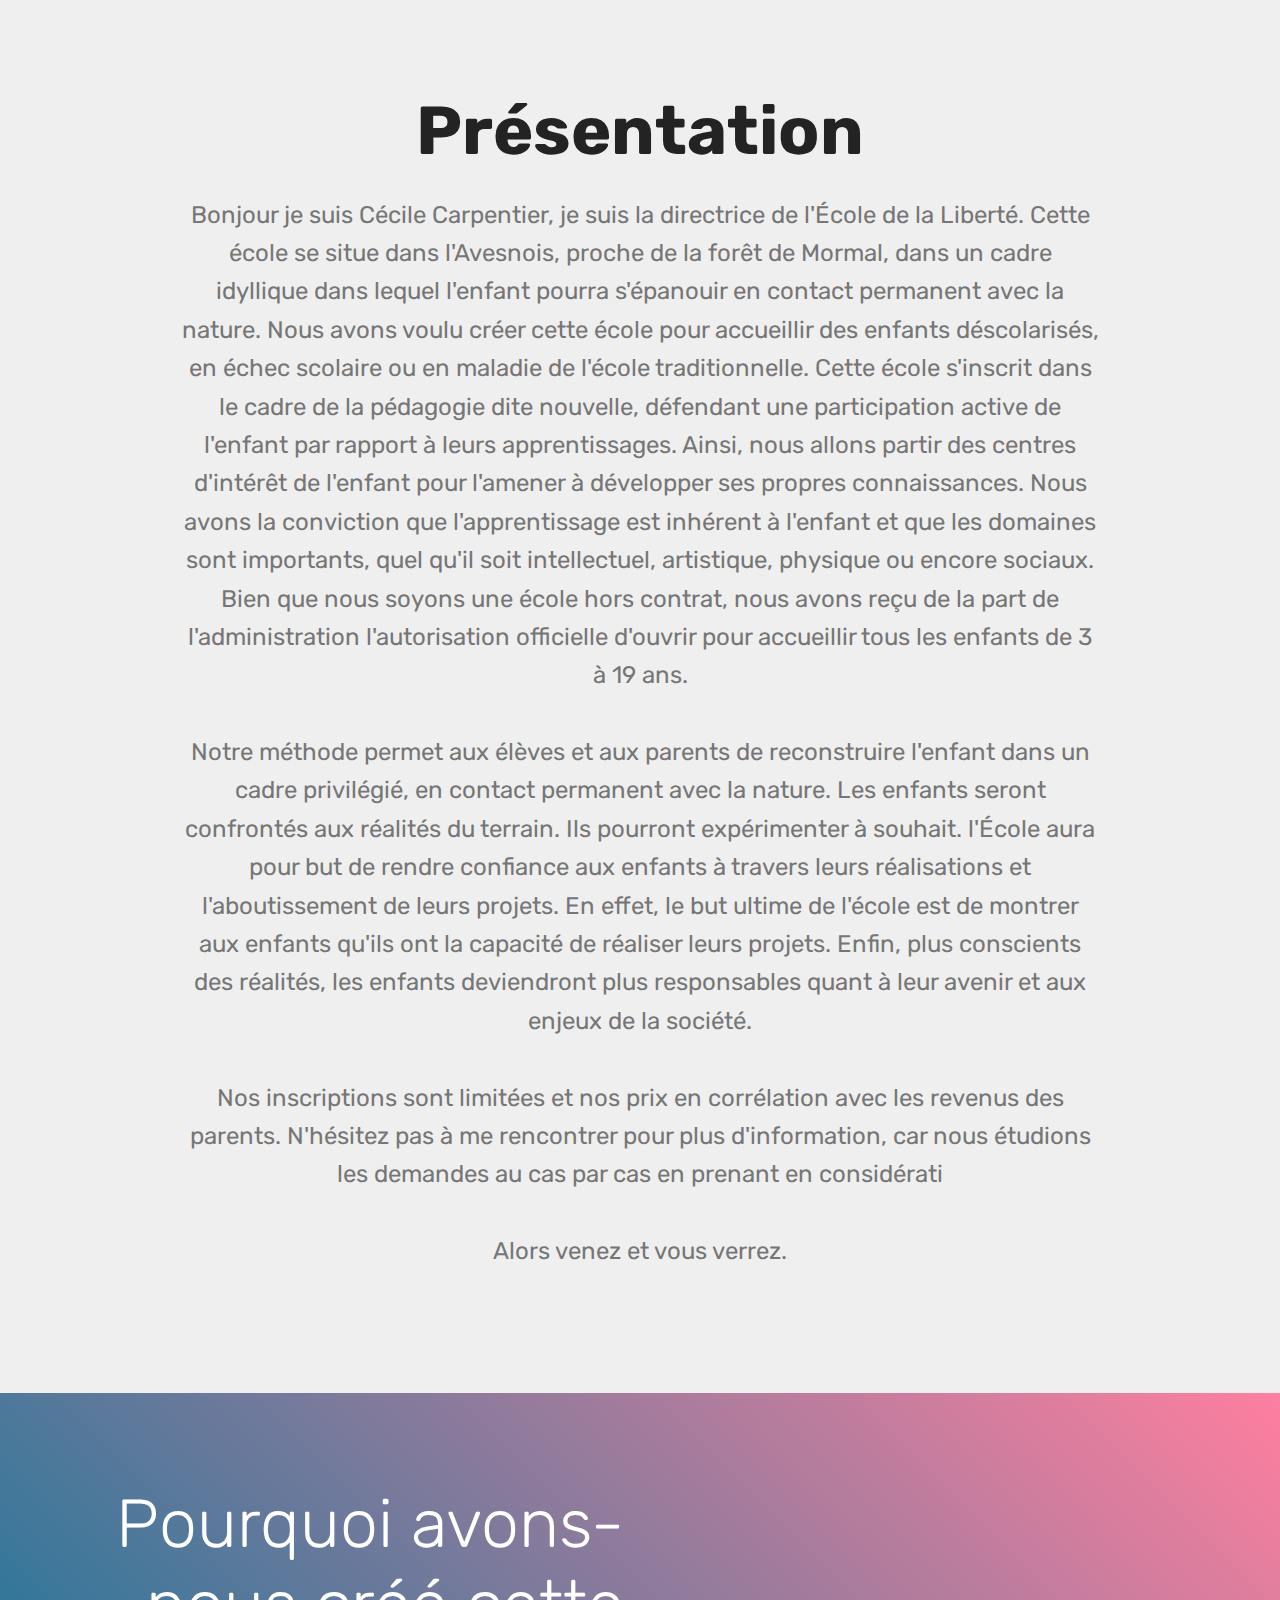
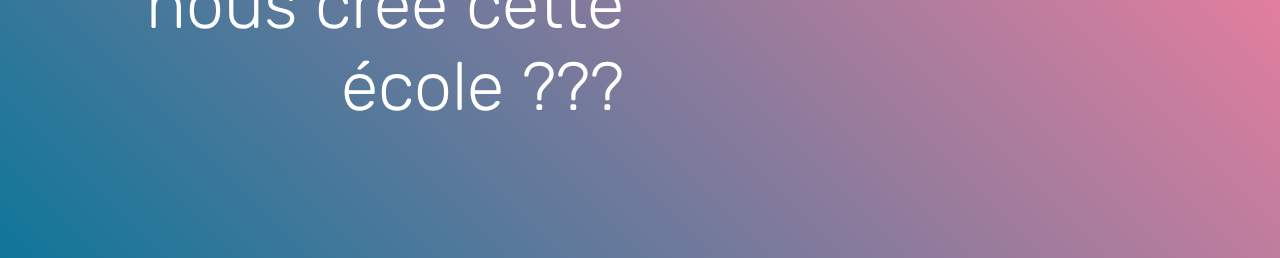
<file: mobi/index.html>
<!DOCTYPE html>
<html  >
<head>
  <!-- Site made with Mobirise Website Builder v4.12.3, https://mobirise.com -->
  <meta charset="UTF-8">
  <meta http-equiv="X-UA-Compatible" content="IE=edge">
  <meta name="generator" content="Mobirise v4.12.3, mobirise.com">
  <meta name="viewport" content="width=device-width, initial-scale=1, minimum-scale=1">
  <link rel="shortcut icon" href="assets/images/logo4.png" type="image/x-icon">
  <meta name="description" content="">
  
  
  <title>Home</title>
  <link rel="stylesheet" href="assets/bootstrap/css/bootstrap.min.css">
  <link rel="stylesheet" href="assets/bootstrap/css/bootstrap-grid.min.css">
  <link rel="stylesheet" href="assets/bootstrap/css/bootstrap-reboot.min.css">
  <link rel="stylesheet" href="assets/facebook-plugin/style.css">
  <link rel="stylesheet" href="assets/tether/tether.min.css">
  <link rel="stylesheet" href="assets/theme/css/style.css">
  <link rel="preload" as="style" href="assets/mobirise/css/mbr-additional.css"><link rel="stylesheet" href="assets/mobirise/css/mbr-additional.css" type="text/css">
  
  
  
</head>
<body>
  <section class="header1 cid-saKvHRomdv" id="header16-0">

    

    

    <div class="container">
        <div class="row justify-content-md-center">
            <div class="col-md-10 align-center">
                <h1 class="mbr-section-title mbr-bold pb-3 mbr-fonts-style display-1">
                    Présentation</h1>
                
                <p class="mbr-text pb-3 mbr-fonts-style display-5">Bonjour je suis Cécile Carpentier, je suis la directrice de l'École de la Liberté. Cette école se situe dans l'Avesnois, proche de la forêt de Mormal, dans un cadre idyllique dans lequel l'enfant pourra s'épanouir en contact permanent avec la nature. Nous avons voulu créer cette école pour accueillir des enfants déscolarisés, en échec scolaire ou en maladie de l'école traditionnelle. Cette école s'inscrit dans le cadre de la pédagogie dite nouvelle, défendant une participation active de l'enfant par rapport à leurs apprentissages. Ainsi, nous allons partir des centres d'intérêt de l'enfant pour l'amener à développer ses propres connaissances. Nous avons la conviction que l'apprentissage est inhérent à l'enfant et que les domaines sont importants, quel qu'il soit intellectuel, artistique, physique ou encore sociaux. Bien que nous soyons une école hors contrat, nous avons reçu de la part de l'administration l'autorisation officielle d'ouvrir pour accueillir tous les enfants de 3 à 19 ans.
<br>
<br>Notre méthode permet aux élèves et aux parents de reconstruire l'enfant dans un cadre privilégié, en contact permanent avec la nature. Les enfants seront confrontés aux réalités du terrain. Ils pourront expérimenter à souhait. l'École aura pour but de rendre confiance aux enfants à travers leurs réalisations et l'aboutissement de leurs projets. En effet, le but ultime de l'école est de montrer aux enfants qu'ils ont la capacité de réaliser leurs projets. Enfin, plus conscients des réalités, les enfants deviendront plus responsables quant à leur avenir et aux enjeux de la société.
<br>
<br>Nos inscriptions sont limitées et nos prix en corrélation avec les revenus des parents. N'hésitez pas à me rencontrer pour plus d'information, car nous étudions les demandes au cas par cas en prenant en considérati<br><br>Alors venez et vous verrez.<br></p>
                
            </div>
        </div>
    </div>

</section>

<section class="engine"><a href="https://mobirise.info/e">make your own website for free</a></section><section class="header7 cid-saKF0vp8uC" id="header7-3">

    

    

    <div class="container">
        <div class="media-container-row">

            <div class="media-content align-right">
                <h1 class="mbr-section-title mbr-white pb-3 mbr-fonts-style display-1">Pourquoi avons-nous créé cette école ???</h1>
                <div class="mbr-section-text mbr-white pb-3">
                    
                </div>
                
            </div>

            <div class="mbr-figure" style="width: 100%;"><iframe class="mbr-embedded-video" src="https://www.youtube.com/embed/84mHoLjBpvA?rel=0&amp;amp;showinfo=0&amp;autoplay=1&amp;loop=1&amp;playlist=84mHoLjBpvA" width="1280" height="720" frameborder="0" allowfullscreen></iframe></div>

        </div>
    </div>
</section>


  <script src="assets/web/assets/jquery/jquery.min.js"></script>
  <script src="assets/popper/popper.min.js"></script>
  <script src="assets/bootstrap/js/bootstrap.min.js"></script>
  <script src="https://connect.facebook.net/en_US/sdk.js#xfbml=1&version=v2.5"></script>
  <script src="https://apis.google.com/js/plusone.js"></script>
  <script src="assets/facebook-plugin/facebook-script.js"></script>
  <script src="assets/tether/tether.min.js"></script>
  <script src="assets/smoothscroll/smooth-scroll.js"></script>
  <script src="assets/theme/js/script.js"></script>
  
  
</body>
</html>
</file>
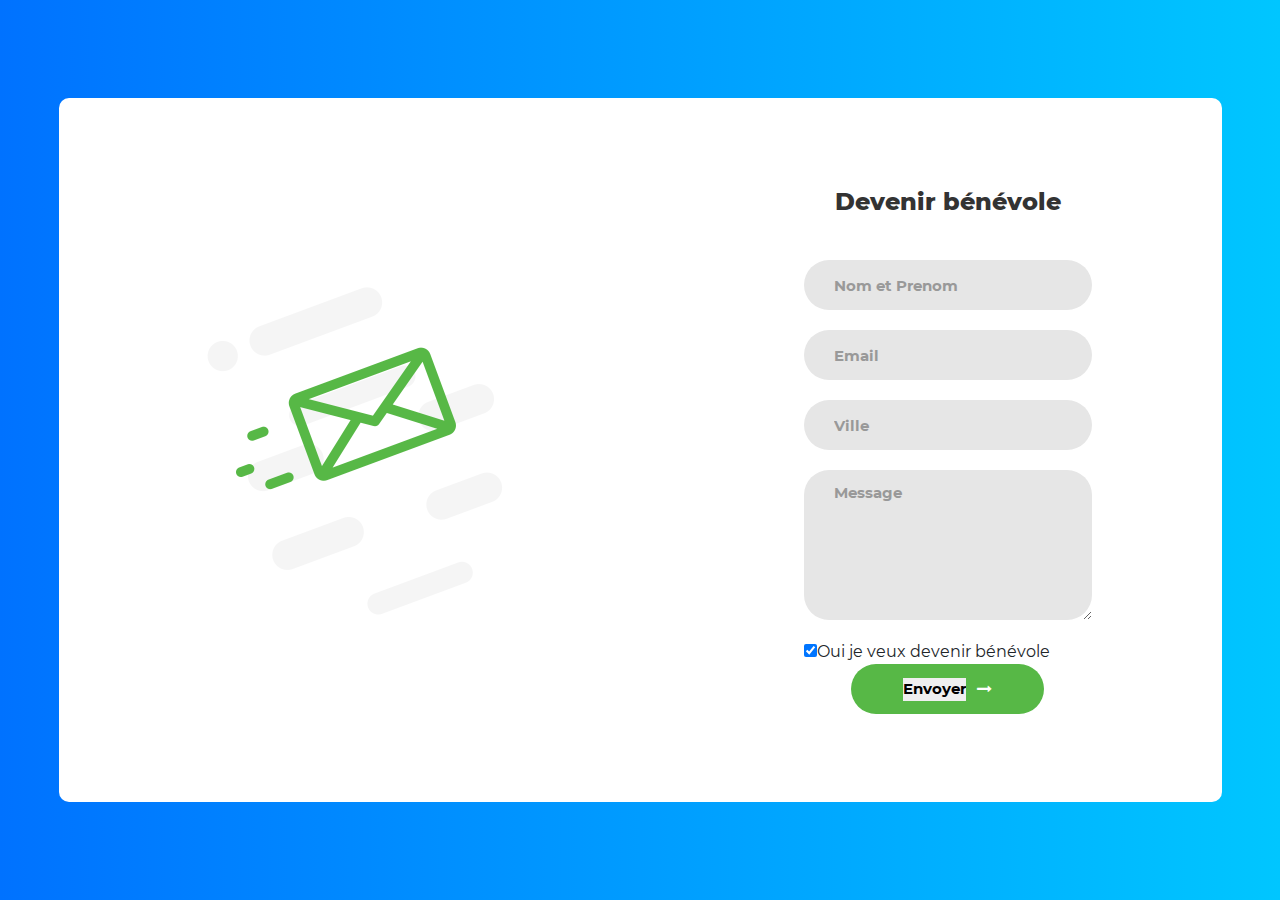
<file: formulaire/benevole/index.html>
<!DOCTYPE html>
<html lang="fr">
<head>
	<title>Bénévole</title>
	<meta charset="UTF-8">
	<meta name="viewport" content="width=device-width, initial-scale=1">
<!--===============================================================================================-->
	<link rel="icon" type="image/png" href="images/icons/favicon.ico"/>
<!--===============================================================================================-->
	<link rel="stylesheet" type="text/css" href="vendor/bootstrap/css/bootstrap.min.css">
<!--===============================================================================================-->
	<link rel="stylesheet" type="text/css" href="fonts/font-awesome-4.7.0/css/font-awesome.min.css">
<!--===============================================================================================-->
	<link rel="stylesheet" type="text/css" href="vendor/animate/animate.css">
<!--===============================================================================================-->
	<link rel="stylesheet" type="text/css" href="vendor/css-hamburgers/hamburgers.min.css">
<!--===============================================================================================-->
	<link rel="stylesheet" type="text/css" href="vendor/select2/select2.min.css">
<!--===============================================================================================-->
	<link rel="stylesheet" type="text/css" href="css/util.css">
	<link rel="stylesheet" type="text/css" href="css/main.css">
<!--===============================================================================================-->
</head>
<body>

	<div class="contact1">
		<div class="container-contact1">
			<div class="contact1-pic js-tilt" data-tilt>
				<img src="images/img-01.png" alt="IMG">
			</div>

			<FORM method="POST" action="mail.php">
				<span class="contact1-form-title">
					Devenir bénévole
				</span>

				<div class="wrap-input1 validate-input" data-validate = "Name is required">
					<input class="input1" type="text" name="name" placeholder="Nom et Prenom">
					<span class="shadow-input1"></span>
				</div>

				<div class="wrap-input1 validate-input" data-validate = "Entrer une vrai adresse mail">
					<input class="input1" type="text" name="email" placeholder="Email">
					<span class="shadow-input1"></span>
				</div>

				<div class="wrap-input1 validate-input" data-validate = "Subject is required">
					<input class="input1" type="text" name="ville" placeholder="Ville">
					<span class="shadow-input1"></span>
				</div>





				<div class="wrap-input1 validate-input" data-validate = "Message is required">
					<textarea class="input1" name="message" placeholder="Message"></textarea>
					<span class="shadow-input1"></span>
				</div>

				<INPUT type="checkbox" name="oui" value="Oui je veux devenir bénévole" checked>Oui je veux devenir bénévole


				<div class="container-contact1-form-btn">
					<button class="contact1-form-btn">
						<span>
							<INPUT type="submit" value="Envoyer">
							<i class="fa fa-long-arrow-right" aria-hidden="true"></i>
						</span>
					</button>
				</div>
			</form>
		</div>
	</div>




<!--===============================================================================================-->
	<script src="vendor/jquery/jquery-3.2.1.min.js"></script>
<!--===============================================================================================-->
	<script src="vendor/bootstrap/js/popper.js"></script>
	<script src="vendor/bootstrap/js/bootstrap.min.js"></script>
<!--===============================================================================================-->
	<script src="vendor/select2/select2.min.js"></script>
<!--===============================================================================================-->
	<script src="vendor/tilt/tilt.jquery.min.js"></script>
	<script >
		$('.js-tilt').tilt({
			scale: 1.1
		})
	</script>

<!-- Global site tag (gtag.js) - Google Analytics -->
<script async src="https://www.googletagmanager.com/gtag/js?id=UA-23581568-13"></script>
<script>
  window.dataLayer = window.dataLayer || [];
  function gtag(){dataLayer.push(arguments);}
  gtag('js', new Date());

  gtag('config', 'UA-23581568-13');
</script>

<!--===============================================================================================-->
	<script src="js/main.js"></script>

</body>
</html>
</file>
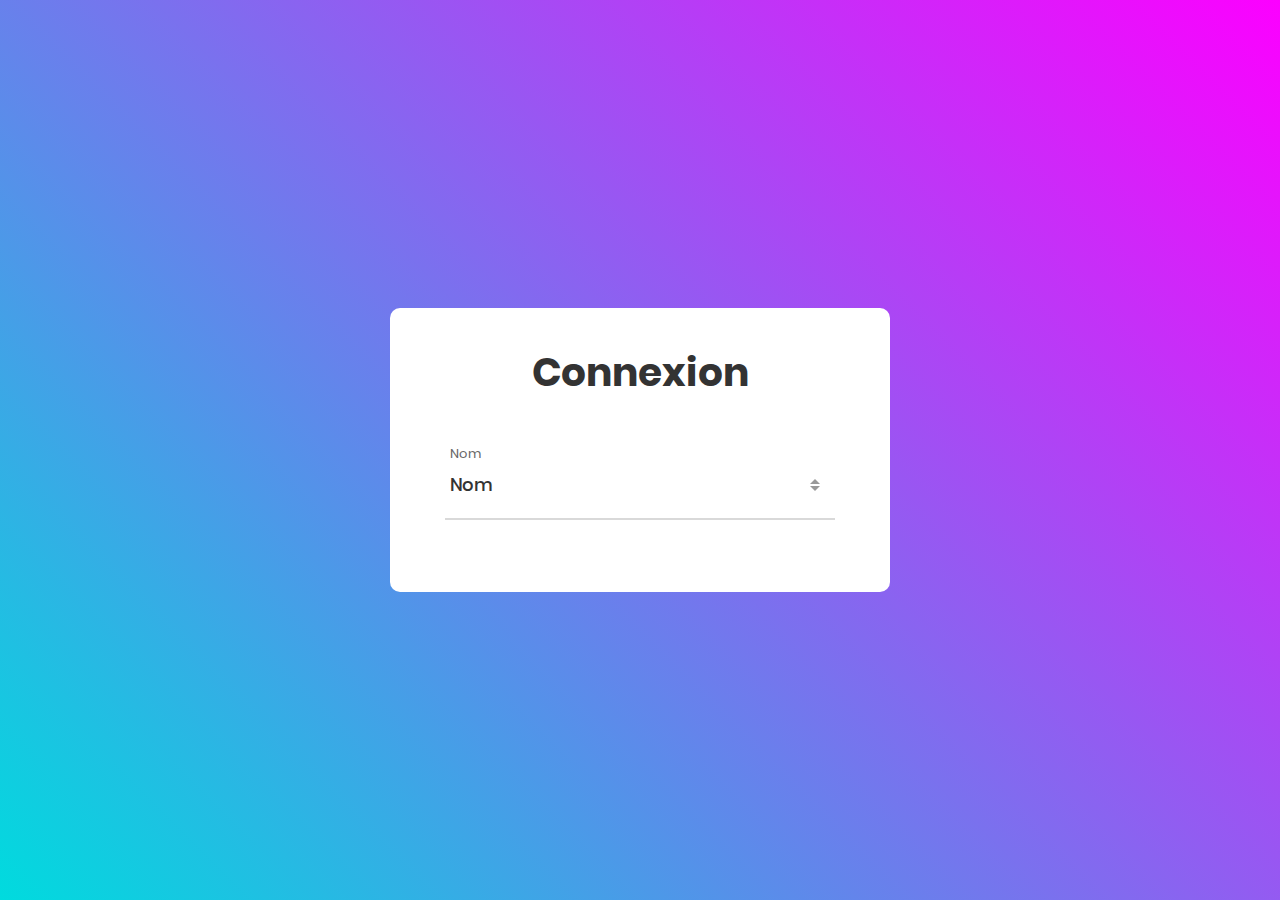
<file: formulaire/connexion/index.html>
<!DOCTYPE html>
<html lang="en">
<head>
	<title>Contact V4</title>
	<meta charset="UTF-8">
	<meta name="viewport" content="width=device-width, initial-scale=1">
<!--===============================================================================================-->
	<link rel="icon" type="image/png" href="images/icons/favicon.ico"/>
<!--===============================================================================================-->
	<link rel="stylesheet" type="text/css" href="vendor/bootstrap/css/bootstrap.min.css">
<!--===============================================================================================-->
	<link rel="stylesheet" type="text/css" href="fonts/font-awesome-4.7.0/css/font-awesome.min.css">
<!--===============================================================================================-->
	<link rel="stylesheet" type="text/css" href="vendor/animate/animate.css">
<!--===============================================================================================-->
	<link rel="stylesheet" type="text/css" href="vendor/css-hamburgers/hamburgers.min.css">
<!--===============================================================================================-->
	<link rel="stylesheet" type="text/css" href="vendor/animsition/css/animsition.min.css">
<!--===============================================================================================-->
	<link rel="stylesheet" type="text/css" href="vendor/select2/select2.min.css">
<!--===============================================================================================-->
	<link rel="stylesheet" type="text/css" href="vendor/daterangepicker/daterangepicker.css">
<!--===============================================================================================-->
	<link rel="stylesheet" type="text/css" href="css/util.css">
	<link rel="stylesheet" type="text/css" href="css/main.css">
<!--===============================================================================================-->
</head>
<body>


	<div class="container-contact100">
		<div class="wrap-contact100">
			<form class="contact100-form validate-form">
				<span class="contact100-form-title">
					Connexion
				</span>

				

				

				<div class="wrap-input100 input100-select">
					<span class="label-input100">Nom</span>
					<div>
						<select class="selection-2" name="service">
							<option>Nom</option>
							<option><a href="https://www.google.fr/?gws_rd=ssl">Pierric</a></option>
							
						</select>
					</div>
					<span class="focus-input100"></span>
				</div>

				

				
				</div>
			</form>
		</div>
	</div>



	<div id="dropDownSelect1"></div>

<!--===============================================================================================-->
	<script src="vendor/jquery/jquery-3.2.1.min.js"></script>
<!--===============================================================================================-->
	<script src="vendor/animsition/js/animsition.min.js"></script>
<!--===============================================================================================-->
	<script src="vendor/bootstrap/js/popper.js"></script>
	<script src="vendor/bootstrap/js/bootstrap.min.js"></script>
<!--===============================================================================================-->
	<script src="vendor/select2/select2.min.js"></script>
	<script>
		$(".selection-2").select2({
			minimumResultsForSearch: 20,
			dropdownParent: $('#dropDownSelect1')
		});
	</script>
<!--===============================================================================================-->
	<script src="vendor/daterangepicker/moment.min.js"></script>
	<script src="vendor/daterangepicker/daterangepicker.js"></script>
<!--===============================================================================================-->
	<script src="vendor/countdowntime/countdowntime.js"></script>
<!--===============================================================================================-->
	<script src="js/main.js"></script>

	<!-- Global site tag (gtag.js) - Google Analytics -->
<script async src="https://www.googletagmanager.com/gtag/js?id=UA-23581568-13"></script>
<script>
  window.dataLayer = window.dataLayer || [];
  function gtag(){dataLayer.push(arguments);}
  gtag('js', new Date());

  gtag('config', 'UA-23581568-13');
</script>

</body>
</html>
</file>
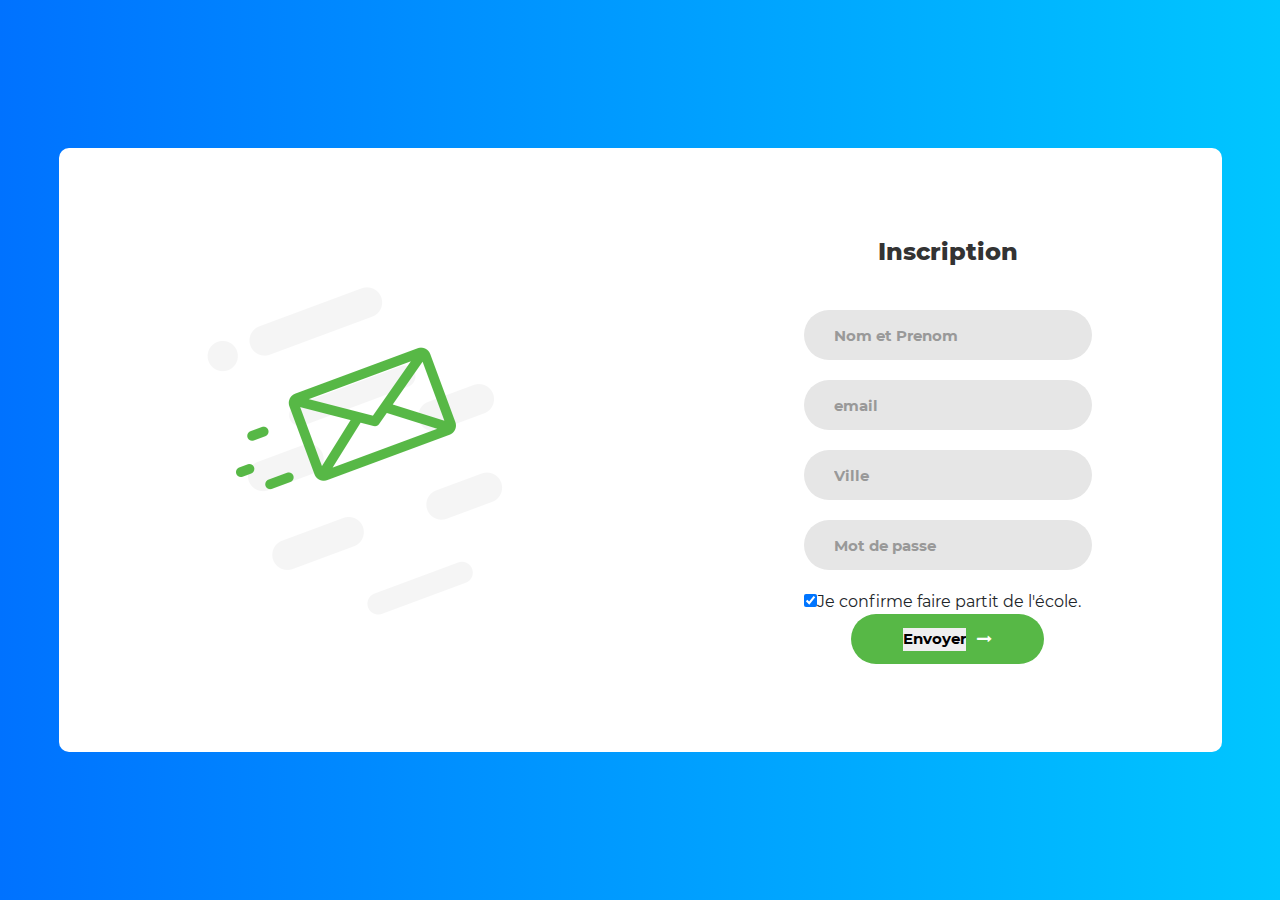
<file: formulaire/Inscription/index.html>
<!DOCTYPE html>
<html lang="fr">
<head>
	<title>Inscription</title>
	<meta charset="UTF-8">
	<meta name="viewport" content="width=device-width, initial-scale=1">
<!--===============================================================================================-->
	<link rel="icon" type="image/png" href="images/icons/favicon.ico"/>
<!--===============================================================================================-->
	<link rel="stylesheet" type="text/css" href="vendor/bootstrap/css/bootstrap.min.css">
<!--===============================================================================================-->
	<link rel="stylesheet" type="text/css" href="fonts/font-awesome-4.7.0/css/font-awesome.min.css">
<!--===============================================================================================-->
	<link rel="stylesheet" type="text/css" href="vendor/animate/animate.css">
<!--===============================================================================================-->
	<link rel="stylesheet" type="text/css" href="vendor/css-hamburgers/hamburgers.min.css">
<!--===============================================================================================-->
	<link rel="stylesheet" type="text/css" href="vendor/select2/select2.min.css">
<!--===============================================================================================-->
	<link rel="stylesheet" type="text/css" href="css/util.css">
	<link rel="stylesheet" type="text/css" href="css/main.css">
<!--===============================================================================================-->
</head>
<body>

	<div class="contact1">
		<div class="container-contact1">
			<div class="contact1-pic js-tilt" data-tilt>
				<img src="images/img-01.png" alt="IMG">
			</div>

			<FORM method="POST" action="mail.php">
				<span class="contact1-form-title">
					Inscription
				</span>

				<div class="wrap-input1 validate-input" data-validate = "Name is required">
					<input class="input1" type="text" name="name" placeholder="Nom et Prenom">
					<span class="shadow-input1"></span>
				</div>

				<div class="wrap-input1 validate-input" data-validate = "Name is required">
					<input class="input1" type="text" name="email" placeholder="email">
					<span class="shadow-input1"></span>
				</div>

				<div class="wrap-input1 validate-input" data-validate = "Subject is required">
					<input class="input1" type="text" name="ville" placeholder="Ville">
					<span class="shadow-input1"></span>
				</div>

				<div class="wrap-input1 validate-input" data-validate = "Subject is required">
					<input class="input1" type="text" name="motdepasse" placeholder="Mot de passe">
					<span class="shadow-input1"></span>
				</div>


				


				<INPUT type="checkbox" name="oui" value="Je confirme faire partit de l'école." checked>Je confirme faire partit de l'école.


				<div class="container-contact1-form-btn">
					<button class="contact1-form-btn">
						<span>
							<INPUT type="submit" value="Envoyer">
							<i class="fa fa-long-arrow-right" aria-hidden="true"></i>
						</span>
					</button>
				</div>
			</form>
		</div>
	</div>




<!--===============================================================================================-->
	<script src="vendor/jquery/jquery-3.2.1.min.js"></script>
<!--===============================================================================================-->
	<script src="vendor/bootstrap/js/popper.js"></script>
	<script src="vendor/bootstrap/js/bootstrap.min.js"></script>
<!--===============================================================================================-->
	<script src="vendor/select2/select2.min.js"></script>
<!--===============================================================================================-->
	<script src="vendor/tilt/tilt.jquery.min.js"></script>
	<script >
		$('.js-tilt').tilt({
			scale: 1.1
		})
	</script>

<!-- Global site tag (gtag.js) - Google Analytics -->
<script async src="https://www.googletagmanager.com/gtag/js?id=UA-23581568-13"></script>
<script>
  window.dataLayer = window.dataLayer || [];
  function gtag(){dataLayer.push(arguments);}
  gtag('js', new Date());

  gtag('config', 'UA-23581568-13');
</script>

<!--===============================================================================================-->
	<script src="js/main.js"></script>

</body>
</html>
</file>
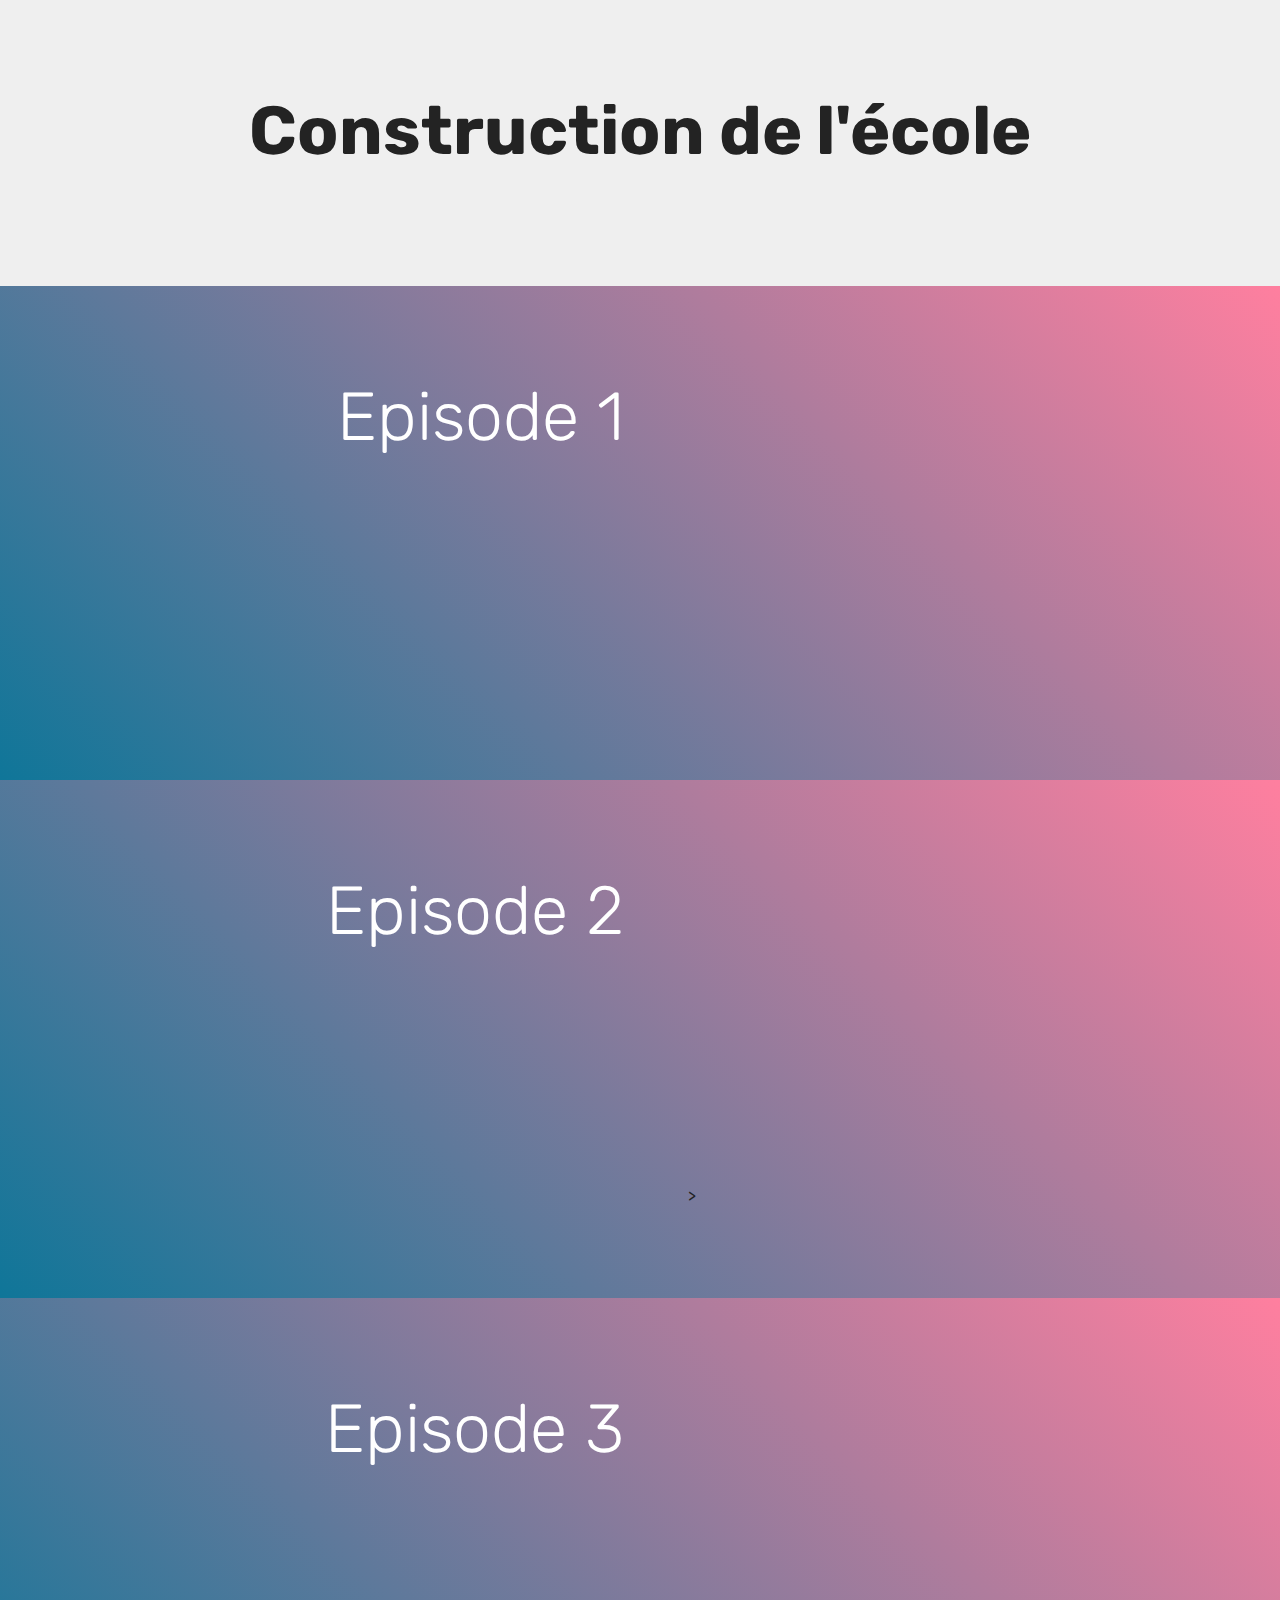
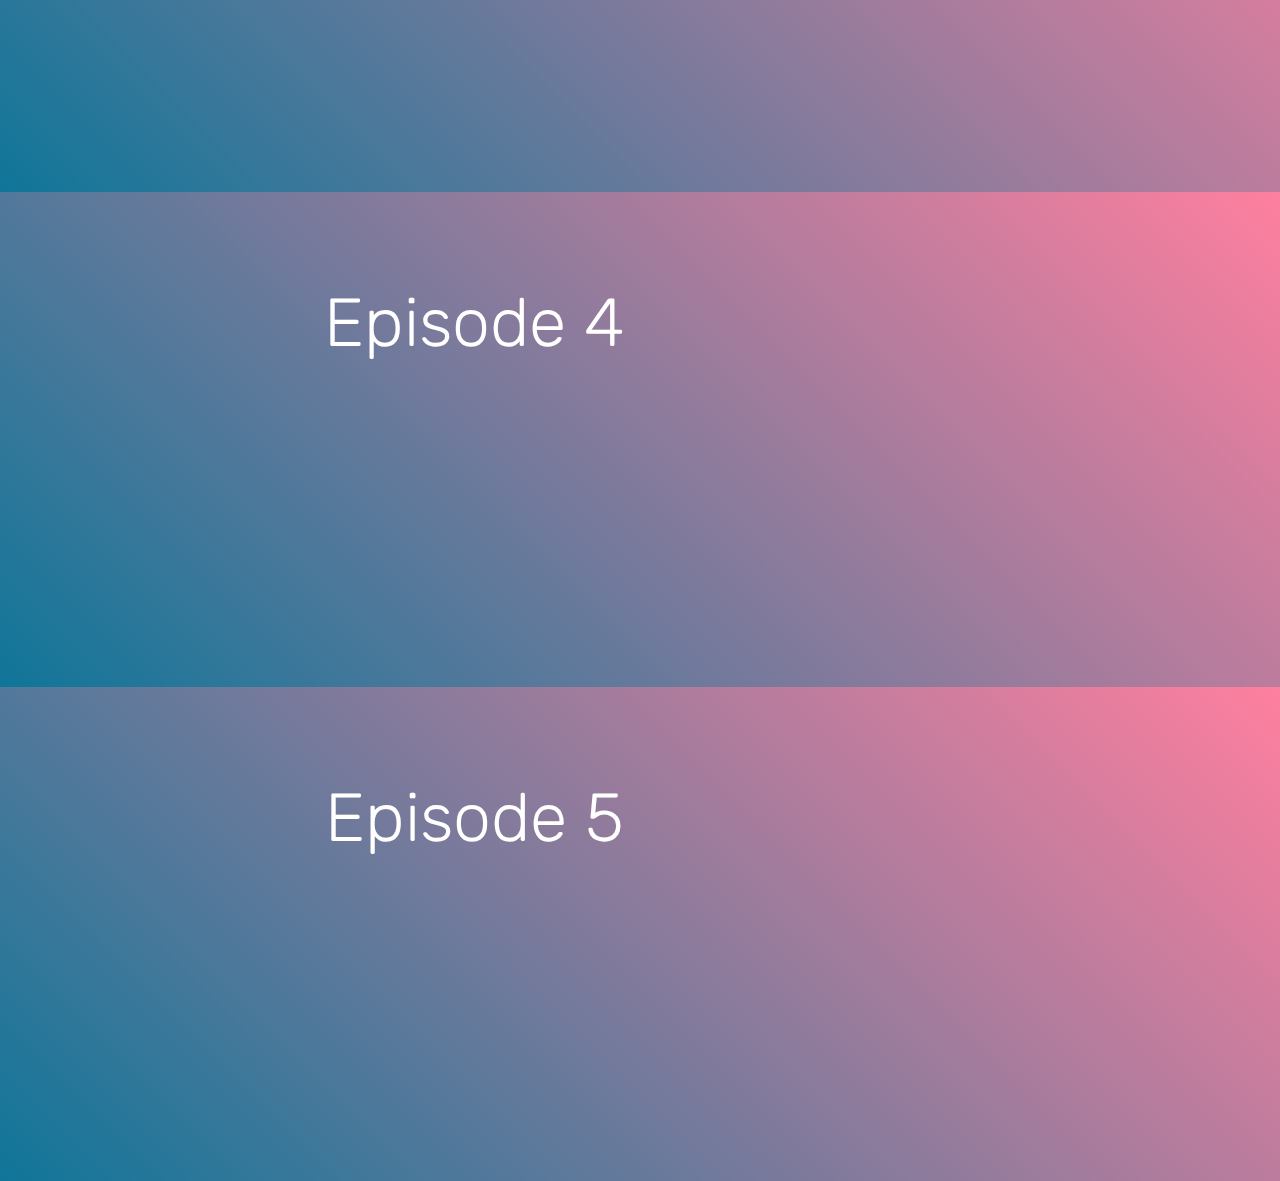
<file: mobi/Construction.html>
<!DOCTYPE html>
<html  >
<head>
  <!-- Site made with Mobirise Website Builder v4.12.3, https://mobirise.com -->
  <meta charset="UTF-8">
  <meta http-equiv="X-UA-Compatible" content="IE=edge">
  <meta name="generator" content="Mobirise v4.12.3, mobirise.com">
  <meta name="viewport" content="width=device-width, initial-scale=1, minimum-scale=1">
  <link rel="shortcut icon" href="assets/images/logo4.png" type="image/x-icon">
  <meta name="description" content="">
  
  
  <title>Construction</title>
  <link rel="stylesheet" href="assets/bootstrap/css/bootstrap.min.css">
  <link rel="stylesheet" href="assets/bootstrap/css/bootstrap-grid.min.css">
  <link rel="stylesheet" href="assets/bootstrap/css/bootstrap-reboot.min.css">
  <link rel="stylesheet" href="assets/facebook-plugin/style.css">
  <link rel="stylesheet" href="assets/tether/tether.min.css">
  <link rel="stylesheet" href="assets/theme/css/style.css">
  <link rel="preload" as="style" href="assets/mobirise/css/mbr-additional.css"><link rel="stylesheet" href="assets/mobirise/css/mbr-additional.css" type="text/css">
  
  
  
</head>
<body>
  <section class="header1 cid-saM7F3d8kl" id="header16-4">

    

    

    <div class="container">
        <div class="row justify-content-md-center">
            <div class="col-md-10 align-center">
                <h1 class="mbr-section-title mbr-bold pb-3 mbr-fonts-style display-1">
                    Construction de l'école</h1>
                
                
                
            </div>
        </div>
    </div>

</section>

<section class="engine"><a href="https://mobirise.info/i">website creation software</a></section><section class="header7 cid-saM7RUK2zY" id="header7-5">

    

    

    <div class="container">
        <div class="media-container-row">

            <div class="media-content align-right">
                <h1 class="mbr-section-title mbr-white pb-3 mbr-fonts-style display-1">
                    Episode 1</h1>
                <div class="mbr-section-text mbr-white pb-3">
                    
                </div>
                
            </div>

            <div class="mbr-figure" style="width: 100%;"><iframe src="https://www.facebook.com/plugins/video.php?height=314&href=https%3A%2F%2Fwww.facebook.com%2F540191576505920%2Fvideos%2F2960390654185100%2F&show_text=false&width=560" width="560" height="314" style="border:none;overflow:hidden" scrolling="no" frameborder="0" allowTransparency="true" allow="encrypted-media" allowFullScreen="true"></iframe></div>

        </div>
    </div>
</section>

<section class="header7 cid-saM7Z2QtrM" id="header7-6">

    

    

    <div class="container">
        <div class="media-container-row">

            <div class="media-content align-right">
                <h1 class="mbr-section-title mbr-white pb-3 mbr-fonts-style display-1">
                    Episode 2</h1>
                <div class="mbr-section-text mbr-white pb-3">
                    
                </div>
                
            </div>

            <div class="mbr-figure" style="width: 100%;"><iframe src="https://www.facebook.com/plugins/video.php?height=314&href=https%3A%2F%2Fwww.facebook.com%2F540191576505920%2Fvideos%2F414026702791099%2F&show_text=false&width=560" width="560" height="314" style="border:none;overflow:hidden" scrolling="no" frameborder="0" allowTransparency="true" allow="encrypted-media" allowFullScreen="true"></iframe>></div>

        </div>
    </div>
</section>

<section class="header7 cid-saM7ZLmxit" id="header7-7">

    

    

    <div class="container">
        <div class="media-container-row">

            <div class="media-content align-right">
                <h1 class="mbr-section-title mbr-white pb-3 mbr-fonts-style display-1">
                    Episode 3</h1>
                <div class="mbr-section-text mbr-white pb-3">
                    
                </div>
                
            </div>

            <div class="mbr-figure" style="width: 100%;"><iframe src="https://www.facebook.com/plugins/video.php?height=314&href=https%3A%2F%2Fwww.facebook.com%2F540191576505920%2Fvideos%2F490003208443945%2F&show_text=false&width=560" width="560" height="314" style="border:none;overflow:hidden" scrolling="no" frameborder="0" allowTransparency="true" allow="encrypted-media" allowFullScreen="true"></iframe></div>

        </div>
    </div>
</section>

<section class="header7 cid-saM80jEjLa" id="header7-8">

    

    

    <div class="container">
        <div class="media-container-row">

            <div class="media-content align-right">
                <h1 class="mbr-section-title mbr-white pb-3 mbr-fonts-style display-1">
                    Episode 4</h1>
                <div class="mbr-section-text mbr-white pb-3">
                    
                </div>
                
            </div>

            <div class="mbr-figure" style="width: 100%;"><iframe src="https://www.facebook.com/plugins/video.php?href=https%3A%2F%2Fwww.facebook.com%2Fcecile.carpentier.77%2Fvideos%2F10216287876684131%2F&show_text=0&width=560" width="560" height="315" style="border:none;overflow:hidden" scrolling="no" frameborder="0" allowTransparency="true" allowFullScreen="true"></iframe></div>

        </div>
    </div>
</section>

<section class="header7 cid-saM89NgtGf" id="header7-9">

    

    

    <div class="container">
        <div class="media-container-row">

            <div class="media-content align-right">
                <h1 class="mbr-section-title mbr-white pb-3 mbr-fonts-style display-1">
                    Episode 5</h1>
                <div class="mbr-section-text mbr-white pb-3">
                    
                </div>
                
            </div>

            <div class="mbr-figure" style="width: 100%;"><iframe src="https://www.facebook.com/plugins/video.php?height=314&href=https%3A%2F%2Fwww.facebook.com%2F540191576505920%2Fvideos%2F1033198316850441%2F&show_text=false&width=560" width="560" height="314" style="border:none;overflow:hidden" scrolling="no" frameborder="0" allowTransparency="true" allow="encrypted-media" allowFullScreen="true"></iframe></div>

        </div>
    </div>
</section>


  <script src="assets/web/assets/jquery/jquery.min.js"></script>
  <script src="assets/popper/popper.min.js"></script>
  <script src="assets/bootstrap/js/bootstrap.min.js"></script>
  <script src="https://connect.facebook.net/en_US/sdk.js#xfbml=1&version=v2.5"></script>
  <script src="https://apis.google.com/js/plusone.js"></script>
  <script src="assets/facebook-plugin/facebook-script.js"></script>
  <script src="assets/tether/tether.min.js"></script>
  <script src="assets/smoothscroll/smooth-scroll.js"></script>
  <script src="assets/theme/js/script.js"></script>
  
  
</body>
</html>
</file>
<file: mobi/assets/facebook-plugin/style.css>
.mbr-section.mbr-section__comments{
    position: relative;
}
.mbr-section__comments{
    background-size: cover;
}
.addons-container {
  position: relative;
  margin-left: auto;
  margin-right: auto;
  padding-right: 15px;
  padding-left: 15px; }
  @media (min-width: 576px) {
    .addons-container {
      padding-right: 15px;
      padding-left: 15px; } }
  @media (min-width: 768px) {
    .addons-container {
      padding-right: 15px;
      padding-left: 15px; } }
  @media (min-width: 992px) {
    .addons-container {
      padding-right: 15px;
      padding-left: 15px; } }
  @media (min-width: 1200px) {
    .addons-container {
      padding-right: 15px;
      padding-left: 15px; } }
  @media (min-width: 576px) {
    .addons-container {
      width: 540px;
      max-width: 100%; } }
  @media (min-width: 768px) {
    .addons-container {
      width: 720px;
      max-width: 100%; } }
  @media (min-width: 992px) {
    .addons-container {
      width: 960px;
      max-width: 100%; } }
  @media (min-width: 1200px) {
    .addons-container {
      width: 1140px;
      max-width: 100%; } }

.addons-container-inner{
    position: relative;
    width: 100%;
    min-height: 1px;
    padding-right: 15px;
    padding-left: 15px;
}
@media (min-width: 567px) {
    .addons-container-inner{
        -ms-flex: 0 0 66.666667%;
        flex: 0 0 66.666667%;
        max-width: 66.666667%;
    }
}
.addons-row{
    display: flex;
    justify-content:center;
}
</file>
<file: mobi/assets/theme/css/style.css>
@charset "UTF-8";
/*!
 * Mobirise v4 theme (https://mobirise.com/)
 * Copyright 2017 Mobirise
 */
section {
  background-color: #eeeeee;
}

body {
  font-style: normal;
  line-height: 1.5;
}

section,
.container,
.container-fluid {
  position: relative;
  word-wrap: break-word;
}

a.mbr-iconfont:hover {
  text-decoration: none;
}

.article .lead p,
.article .lead ul,
.article .lead ol,
.article .lead pre,
.article .lead blockquote {
  margin-bottom: 0;
}

ul,
ol,
pre,
blockquote {
  margin-bottom: 2.3125rem;
}

pre {
  background: #f4f4f4;
  padding: 10px 24px;
  white-space: pre-wrap;
}

.inactive {
  -webkit-user-select: none;
  -moz-user-select: none;
  -ms-user-select: none;
  user-select: none;
  pointer-events: none;
  -webkit-user-drag: none;
  user-drag: none;
}

.mbr-section__comments .row {
  justify-content: center;
  -webkit-justify-content: center;
}

a {
  font-style: normal;
  font-weight: 400;
  cursor: pointer;
}
a, a:hover {
  text-decoration: none;
}

figure {
  margin-bottom: 0;
}

body {
  color: #232323;
}

h1,
h2,
h3,
h4,
h5,
h6,
.h1,
.h2,
.h3,
.h4,
.h5,
.h6,
.display-1,
.display-2,
.display-3,
.display-4 {
  line-height: 1;
  word-break: break-word;
  word-wrap: break-word;
}

.mbr-section-title {
  font-style: normal;
  line-height: 1.2;
}

.mbr-section-subtitle {
  line-height: 1.3;
}

.mbr-text {
  font-style: normal;
  line-height: 1.6;
}

b,
strong {
  font-weight: bold;
}

blockquote {
  padding: 10px 0 10px 20px;
  position: relative;
  border-left: 2px solid;
  border-color: #ff3366;
}

input:-webkit-autofill, input:-webkit-autofill:hover, input:-webkit-autofill:focus, input:-webkit-autofill:active {
  transition-delay: 9999s;
  transition-property: background-color, color;
}

textarea[type=hidden] {
  display: none;
}

body {
  position: relative;
}

section {
  background-position: 50% 50%;
  background-repeat: no-repeat;
  background-size: cover;
}
section .mbr-background-video,
section .mbr-background-video-preview {
  position: absolute;
  bottom: 0;
  left: 0;
  right: 0;
  top: 0;
}

.hidden {
  visibility: hidden;
}

.mbr-z-index20 {
  z-index: 20;
}

/*! Base colors */
.mbr-white {
  color: #ffffff;
}

.mbr-black {
  color: #000000;
}

.mbr-bg-white {
  background-color: #ffffff;
}

.mbr-bg-black {
  background-color: #000000;
}

/*! Text-aligns */
.align-left {
  text-align: left;
}

.align-center {
  text-align: center;
}

.align-right {
  text-align: right;
}

@media (max-width: 767px) {
  .align-left,
.align-center,
.align-right,
.mbr-section-btn,
.mbr-section-title {
    text-align: center;
  }
}
/*! Font-weight  */
.mbr-light {
  font-weight: 300;
}

.mbr-regular {
  font-weight: 400;
}

.mbr-semibold {
  font-weight: 500;
}

.mbr-bold {
  font-weight: 700;
}

/*! Media  */
.media-size-item {
  -webkit-flex: 1 1 auto;
  -moz-flex: 1 1 auto;
  -ms-flex: 1 1 auto;
  -o-flex: 1 1 auto;
  flex: 1 1 auto;
}

.media-content {
  -webkit-flex-basis: 100%;
  flex-basis: 100%;
}

.media-container-row {
  display: -ms-flexbox;
  display: -webkit-flex;
  display: flex;
  -webkit-flex-direction: row;
  -ms-flex-direction: row;
  flex-direction: row;
  -webkit-flex-wrap: wrap;
  -ms-flex-wrap: wrap;
  flex-wrap: wrap;
  -webkit-justify-content: center;
  -ms-flex-pack: center;
  justify-content: center;
  -webkit-align-content: center;
  -ms-flex-line-pack: center;
  align-content: center;
  -webkit-align-items: start;
  -ms-flex-align: start;
  align-items: start;
}
.media-container-row .media-size-item {
  width: 400px;
}

.media-container-column {
  display: -ms-flexbox;
  display: -webkit-flex;
  display: flex;
  -webkit-flex-direction: column;
  -ms-flex-direction: column;
  flex-direction: column;
  -webkit-flex-wrap: wrap;
  -ms-flex-wrap: wrap;
  flex-wrap: wrap;
  -webkit-justify-content: center;
  -ms-flex-pack: center;
  justify-content: center;
  -webkit-align-content: center;
  -ms-flex-line-pack: center;
  align-content: center;
  -webkit-align-items: stretch;
  -ms-flex-align: stretch;
  align-items: stretch;
}
.media-container-column > * {
  width: 100%;
}

@media (min-width: 992px) {
  .media-container-row {
    -webkit-flex-wrap: nowrap;
    -ms-flex-wrap: nowrap;
    flex-wrap: nowrap;
  }
}
figure {
  overflow: hidden;
}

figure[mbr-media-size] {
  transition: width 0.1s;
}

.mbr-figure img,
.mbr-figure iframe {
  display: block;
  width: 100%;
}

.card {
  background-color: transparent;
  border: none;
}

.card-box {
  width: 100%;
}

.card-img {
  text-align: center;
  flex-shrink: 0;
  -webkit-flex-shrink: 0;
}

.media {
  max-width: 100%;
  margin: 0 auto;
}

.mbr-figure {
  -ms-flex-item-align: center;
  -ms-grid-row-align: center;
  -webkit-align-self: center;
  align-self: center;
}

.media-container > div {
  max-width: 100%;
}

.mbr-figure img,
.card-img img {
  width: 100%;
}

@media (max-width: 991px) {
  .media-size-item {
    width: auto !important;
  }

  .media {
    width: auto;
  }

  .mbr-figure {
    width: 100% !important;
  }
}
/*! Buttons */
.btn {
  font-weight: 500;
  border-width: 2px;
  font-style: normal;
  letter-spacing: 1px;
  margin: 0.4rem 0.8rem;
  white-space: normal;
  -webkit-transition: all 0.3s ease-in-out;
  -moz-transition: all 0.3s ease-in-out;
  transition: all 0.3s ease-in-out;
  display: inline-flex;
  align-items: center;
  justify-content: center;
  word-break: break-word;
  -webkit-align-items: center;
  -webkit-justify-content: center;
  display: -webkit-inline-flex;
}

.btn-sm {
  font-weight: 500;
  letter-spacing: 1px;
  -webkit-transition: all 0.3s ease-in-out;
  -moz-transition: all 0.3s ease-in-out;
  transition: all 0.3s ease-in-out;
}

.btn-md {
  font-weight: 500;
  letter-spacing: 1px;
  margin: 0.4rem 0.8rem !important;
  -webkit-transition: all 0.3s ease-in-out;
  -moz-transition: all 0.3s ease-in-out;
  transition: all 0.3s ease-in-out;
}

.btn-lg {
  font-weight: 500;
  letter-spacing: 1px;
  margin: 0.4rem 0.8rem !important;
  -webkit-transition: all 0.3s ease-in-out;
  -moz-transition: all 0.3s ease-in-out;
  transition: all 0.3s ease-in-out;
}

.mbr-section-btn {
  margin-left: -0.25rem;
  margin-right: -0.25rem;
  font-size: 0;
}

nav .mbr-section-btn {
  margin-left: 0rem;
  margin-right: 0rem;
}

.btn-form {
  border-radius: 0;
}
.btn-form:hover {
  cursor: pointer;
}

/*! Btn icon margin */
.btn .mbr-iconfont,
.btn.btn-sm .mbr-iconfont {
  cursor: pointer;
  margin-right: 0.5rem;
}

.btn.btn-md .mbr-iconfont,
.btn.btn-md .mbr-iconfont {
  margin-right: 0.8rem;
}

.mbr-regular {
  font-weight: 400;
}

.mbr-semibold {
  font-weight: 500;
}

.mbr-bold {
  font-weight: 700;
}

[type=submit] {
  -webkit-appearance: none;
}

/*! Full-screen */
.mbr-fullscreen .mbr-overlay {
  min-height: 100vh;
}

.mbr-fullscreen {
  display: flex;
  display: -webkit-flex;
  display: -moz-flex;
  display: -ms-flex;
  display: -o-flex;
  align-items: center;
  -webkit-align-items: center;
  min-height: 100vh;
  padding-top: 3rem;
  padding-bottom: 3rem;
}

/*! Map */
.map {
  height: 25rem;
  position: relative;
}
.map iframe {
  width: 100%;
  height: 100%;
}

.mbr-overlay {
  background-color: #000;
  bottom: 0;
  left: 0;
  opacity: 0.5;
  position: absolute;
  right: 0;
  top: 0;
  z-index: 0;
  pointer-events: none;
}

/* Form */
blockquote {
  font-style: italic;
  padding: 10px 0 10px 20px;
  font-size: 1.09rem;
  position: relative;
  border-width: 3px;
}

.form-control {
  background-color: #f5f5f5;
  box-shadow: none;
  color: #565656;
  line-height: 1.43;
  min-height: 3.5em;
  padding: 1.07em 0.5em;
}
.form-control, .form-control:focus {
  border: 1px solid #e8e8e8;
}
.form-active .form-control:invalid {
  border-color: red;
}

.form-control-label {
  position: relative;
  cursor: pointer;
  margin-bottom: 0.357em;
  padding: 0;
}

.alert {
  color: #ffffff;
  border-radius: 0;
  border: 0;
  font-size: 0.875rem;
  line-height: 1.5;
  margin-bottom: 1.875rem;
  padding: 1.25rem;
  position: relative;
}
.alert.alert-form::after {
  background-color: inherit;
  bottom: -7px;
  content: "";
  display: block;
  height: 14px;
  left: 50%;
  margin-left: -7px;
  position: absolute;
  transform: rotate(45deg);
  width: 14px;
  -webkit-transform: rotate(45deg);
}

.form-asterisk {
  font-family: initial;
  position: absolute;
  top: -2px;
  font-weight: normal;
}

/*! Scroll to top arrow */
#scrollToTop a i:before {
  content: "";
  position: absolute;
  height: 40%;
  top: 25%;
  background: #fff;
  width: 2px;
  left: calc(50% - 1px);
}
#scrollToTop a i:after {
  content: "";
  position: absolute;
  display: block;
  border-top: 2px solid #fff;
  border-right: 2px solid #fff;
  width: 40%;
  height: 40%;
  left: 30%;
  bottom: 30%;
  transform: rotate(135deg);
  -webkit-transform: rotate(135deg);
}

.mbr-arrow-up {
  bottom: 25px;
  right: 90px;
  position: fixed;
  text-align: right;
  z-index: 5000;
  color: #ffffff;
  font-size: 32px;
  transform: rotate(180deg);
  -webkit-transform: rotate(180deg);
}

.mbr-arrow-up a {
  background: rgba(0, 0, 0, 0.2);
  border-radius: 3px;
  color: #fff;
  display: inline-block;
  height: 60px;
  width: 60px;
  outline-style: none !important;
  position: relative;
  text-decoration: none;
  transition: all 0.3s ease-in-out;
  cursor: pointer;
  text-align: center;
}
.mbr-arrow-up a:hover {
  background-color: rgba(0, 0, 0, 0.4);
}
.mbr-arrow-up a i {
  line-height: 60px;
}

.mbr-arrow-up-icon {
  display: block;
  color: #fff;
}

.mbr-arrow-up-icon::before {
  content: "›";
  display: inline-block;
  font-family: serif;
  font-size: 32px;
  line-height: 1;
  font-style: normal;
  position: relative;
  top: 6px;
  left: -4px;
  -webkit-transform: rotate(-90deg);
  transform: rotate(-90deg);
}

/*! Arrow Down */
.mbr-arrow {
  position: absolute;
  bottom: 45px;
  left: 50%;
  width: 60px;
  height: 60px;
  cursor: pointer;
  background-color: rgba(80, 80, 80, 0.5);
  border-radius: 50%;
  -webkit-transform: translateX(-50%);
  transform: translateX(-50%);
}
.mbr-arrow > a {
  display: inline-block;
  text-decoration: none;
  outline-style: none;
  -webkit-animation: arrowdown 1.7s ease-in-out infinite;
  animation: arrowdown 1.7s ease-in-out infinite;
}
.mbr-arrow > a > i {
  position: absolute;
  top: -2px;
  left: 15px;
  font-size: 2rem;
}

@keyframes arrowdown {
  0% {
    transform: translateY(0px);
    -webkit-transform: translateY(0px);
  }
  50% {
    transform: translateY(-5px);
    -webkit-transform: translateY(-5px);
  }
  100% {
    transform: translateY(0px);
    -webkit-transform: translateY(0px);
  }
}
@-webkit-keyframes arrowdown {
  0% {
    transform: translateY(0px);
    -webkit-transform: translateY(0px);
  }
  50% {
    transform: translateY(-5px);
    -webkit-transform: translateY(-5px);
  }
  100% {
    transform: translateY(0px);
    -webkit-transform: translateY(0px);
  }
}
@media (max-width: 500px) {
  .mbr-arrow-up {
    left: 50%;
    right: auto;
    transform: translateX(-50%) rotate(180deg);
    -webkit-transform: translateX(-50%) rotate(180deg);
  }
}
/*Gradients animation*/
@keyframes gradient-animation {
  from {
    background-position: 0% 100%;
    animation-timing-function: ease-in-out;
  }
  to {
    background-position: 100% 0%;
    animation-timing-function: ease-in-out;
  }
}
@-webkit-keyframes gradient-animation {
  from {
    background-position: 0% 100%;
    animation-timing-function: ease-in-out;
  }
  to {
    background-position: 100% 0%;
    animation-timing-function: ease-in-out;
  }
}
.bg-gradient {
  background-size: 200% 200%;
  animation: gradient-animation 5s infinite alternate;
  -webkit-animation: gradient-animation 5s infinite alternate;
}

.menu .navbar-brand {
  display: -webkit-flex;
}
.menu .navbar-brand span {
  display: flex;
  display: -webkit-flex;
}
.menu .navbar-brand .navbar-caption-wrap {
  display: -webkit-flex;
}
.menu .navbar-brand .navbar-logo img {
  display: -webkit-flex;
}
@media (min-width: 768px) and (max-width: 1023px) {
  .menu .navbar-toggleable-sm .navbar-nav {
    display: -webkit-box;
    display: -webkit-flex;
    display: -ms-flexbox;
  }
}
@media (max-width: 1023px) {
  .menu .navbar-collapse {
    max-height: 93.5vh;
  }
  .menu .navbar-collapse.show {
    overflow: auto;
  }
}
@media (min-width: 1024px) {
  .menu .navbar-nav.nav-dropdown {
    display: -webkit-flex;
  }
  .menu .navbar-toggleable-sm .navbar-collapse {
    display: -webkit-flex !important;
  }
  .menu .collapsed .navbar-collapse {
    max-height: 93.5vh;
  }
  .menu .collapsed .navbar-collapse.show {
    overflow: auto;
  }
}
@media (max-width: 767px) {
  .menu .navbar-collapse {
    max-height: 80vh;
  }
}

/* Others*/
.note-check a[data-value=Rubik] {
  font-style: normal;
}

.mbr-arrow a {
  color: #ffffff;
}

@media (max-width: 767px) {
  .mbr-arrow {
    display: none;
  }
}
.navbar {
  display: -webkit-flex;
  -webkit-flex-wrap: wrap;
  -webkit-align-items: center;
  -webkit-justify-content: space-between;
}

.navbar-collapse {
  -webkit-flex-basis: 100%;
  -webkit-flex-grow: 1;
  -webkit-align-items: center;
}

.nav-dropdown .link {
  padding: 0.667em 1.667em !important;
  margin: 0 !important;
}

.nav {
  display: -webkit-flex;
  -webkit-flex-wrap: wrap;
}

.row {
  display: -webkit-flex;
  -webkit-flex-wrap: wrap;
}

.justify-content-center {
  -webkit-justify-content: center;
}

.form-inline {
  display: -webkit-flex;
  -webkit-flex-flow: row wrap;
  -webkit-align-items: center;
}

.card-wrapper {
  -webkit-flex: 1;
}

.carousel-control {
  z-index: 10;
  display: -webkit-flex;
  -webkit-align-items: center;
  -webkit-justify-content: center;
}

.carousel-controls {
  display: -webkit-flex;
}

.media {
  display: -webkit-flex;
}

.form-group:focus {
  outline: none;
}

.jq-selectbox__select {
  padding: 1.07em 0.5em;
  position: absolute;
  top: 0;
  left: 0;
  width: 100%;
}

.jq-selectbox__dropdown {
  position: absolute;
  top: 100%;
  left: 0 !important;
  width: 100% !important;
}

.jq-selectbox__trigger-arrow {
  transform: translateY(-50%);
}

.jq-selectbox li {
  padding: 1.07em 0.5em;
}

input[type=range] {
  padding-left: 0 !important;
  padding-right: 0 !important;
}

.modal-dialog,
.modal-content {
  height: 100%;
}

.modal-dialog .carousel-inner {
  height: calc(100vh - 1.75rem);
}
@media (max-width: 575px) {
  .modal-dialog .carousel-inner {
    height: calc(100vh - 1rem);
  }
}

.carousel-item {
  text-align: center;
}

.carousel-item img {
  margin: auto;
}

.navbar-toggler {
  -webkit-align-self: flex-start;
  -ms-flex-item-align: start;
  align-self: flex-start;
  padding: 0.25rem 0.75rem;
  font-size: 1.25rem;
  line-height: 1;
  background: transparent;
  border: 1px solid transparent;
  -webkit-border-radius: 0.25rem;
  border-radius: 0.25rem;
}

.navbar-toggler:focus,
.navbar-toggler:hover {
  text-decoration: none;
}

.navbar-toggler-icon {
  display: inline-block;
  width: 1.5em;
  height: 1.5em;
  vertical-align: middle;
  content: "";
  background: no-repeat center center;
  -webkit-background-size: 100% 100%;
  -o-background-size: 100% 100%;
  background-size: 100% 100%;
}

.navbar-toggler-left {
  position: absolute;
  left: 1rem;
}

.navbar-toggler-right {
  position: absolute;
  right: 1rem;
}

@media (max-width: 575px) {
  .navbar-toggleable .navbar-nav .dropdown-menu {
    position: static;
    float: none;
  }

  .navbar-toggleable > .container {
    padding-right: 0;
    padding-left: 0;
  }
}
@media (min-width: 576px) {
  .navbar-toggleable {
    -webkit-box-orient: horizontal;
    -webkit-box-direction: normal;
    -webkit-flex-direction: row;
    -ms-flex-direction: row;
    flex-direction: row;
    -webkit-flex-wrap: nowrap;
    -ms-flex-wrap: nowrap;
    flex-wrap: nowrap;
    -webkit-box-align: center;
    -webkit-align-items: center;
    -ms-flex-align: center;
    align-items: center;
  }

  .navbar-toggleable .navbar-nav {
    -webkit-box-orient: horizontal;
    -webkit-box-direction: normal;
    -webkit-flex-direction: row;
    -ms-flex-direction: row;
    flex-direction: row;
  }

  .navbar-toggleable .navbar-nav .nav-link {
    padding-right: 0.5rem;
    padding-left: 0.5rem;
  }

  .navbar-toggleable > .container {
    display: -webkit-box;
    display: -webkit-flex;
    display: -ms-flexbox;
    display: flex;
    -webkit-flex-wrap: nowrap;
    -ms-flex-wrap: nowrap;
    flex-wrap: nowrap;
    -webkit-box-align: center;
    -webkit-align-items: center;
    -ms-flex-align: center;
    align-items: center;
  }

  .navbar-toggleable .navbar-collapse {
    display: -webkit-box !important;
    display: -webkit-flex !important;
    display: -ms-flexbox !important;
    display: flex !important;
    width: 100%;
  }

  .navbar-toggleable .navbar-toggler {
    display: none;
  }
}
@media (max-width: 767px) {
  .navbar-toggleable-sm .navbar-nav .dropdown-menu {
    position: static;
    float: none;
  }

  .navbar-toggleable-sm > .container {
    padding-right: 0;
    padding-left: 0;
  }
}
@media (min-width: 768px) {
  .navbar-toggleable-sm {
    -webkit-box-orient: horizontal;
    -webkit-box-direction: normal;
    -webkit-flex-direction: row;
    -ms-flex-direction: row;
    flex-direction: row;
    -webkit-flex-wrap: nowrap;
    -ms-flex-wrap: nowrap;
    flex-wrap: nowrap;
    -webkit-box-align: center;
    -webkit-align-items: center;
    -ms-flex-align: center;
    align-items: center;
  }

  .navbar-toggleable-sm .navbar-nav {
    -webkit-box-orient: horizontal;
    -webkit-box-direction: normal;
    -webkit-flex-direction: row;
    -ms-flex-direction: row;
    flex-direction: row;
  }

  .navbar-toggleable-sm .navbar-nav .nav-link {
    padding-right: 0.5rem;
    padding-left: 0.5rem;
  }

  .navbar-toggleable-sm > .container {
    display: -webkit-box;
    display: -webkit-flex;
    display: -ms-flexbox;
    display: flex;
    -webkit-flex-wrap: nowrap;
    -ms-flex-wrap: nowrap;
    flex-wrap: nowrap;
    -webkit-box-align: center;
    -webkit-align-items: center;
    -ms-flex-align: center;
    align-items: center;
  }

  .navbar-toggleable-sm .navbar-collapse {
    display: none;
    width: 100%;
  }

  .navbar-toggleable-sm .navbar-toggler {
    display: none;
  }
}
@media (max-width: 1023px) {
  .navbar-toggleable-md .navbar-nav .dropdown-menu {
    position: static;
    float: none;
  }

  .navbar-toggleable-md > .container {
    padding-right: 0;
    padding-left: 0;
  }
}
@media (min-width: 1024px) {
  .navbar-toggleable-md {
    -webkit-box-orient: horizontal;
    -webkit-box-direction: normal;
    -webkit-flex-direction: row;
    -ms-flex-direction: row;
    flex-direction: row;
    -webkit-flex-wrap: nowrap;
    -ms-flex-wrap: nowrap;
    flex-wrap: nowrap;
    -webkit-box-align: center;
    -webkit-align-items: center;
    -ms-flex-align: center;
    align-items: center;
  }

  .navbar-toggleable-md .navbar-nav {
    -webkit-box-orient: horizontal;
    -webkit-box-direction: normal;
    -webkit-flex-direction: row;
    -ms-flex-direction: row;
    flex-direction: row;
  }

  .navbar-toggleable-md .navbar-nav .nav-link {
    padding-right: 0.5rem;
    padding-left: 0.5rem;
  }

  .navbar-toggleable-md > .container {
    display: -webkit-box;
    display: -webkit-flex;
    display: -ms-flexbox;
    display: flex;
    -webkit-flex-wrap: nowrap;
    -ms-flex-wrap: nowrap;
    flex-wrap: nowrap;
    -webkit-box-align: center;
    -webkit-align-items: center;
    -ms-flex-align: center;
    align-items: center;
  }

  .navbar-toggleable-md .navbar-collapse {
    display: -webkit-box !important;
    display: -webkit-flex !important;
    display: -ms-flexbox !important;
    display: flex !important;
    width: 100%;
  }

  .navbar-toggleable-md .navbar-toggler {
    display: none;
  }
}
@media (max-width: 1199px) {
  .navbar-toggleable-lg .navbar-nav .dropdown-menu {
    position: static;
    float: none;
  }

  .navbar-toggleable-lg > .container {
    padding-right: 0;
    padding-left: 0;
  }
}
@media (min-width: 1200px) {
  .navbar-toggleable-lg {
    -webkit-box-orient: horizontal;
    -webkit-box-direction: normal;
    -webkit-flex-direction: row;
    -ms-flex-direction: row;
    flex-direction: row;
    -webkit-flex-wrap: nowrap;
    -ms-flex-wrap: nowrap;
    flex-wrap: nowrap;
    -webkit-box-align: center;
    -webkit-align-items: center;
    -ms-flex-align: center;
    align-items: center;
  }

  .navbar-toggleable-lg .navbar-nav {
    -webkit-box-orient: horizontal;
    -webkit-box-direction: normal;
    -webkit-flex-direction: row;
    -ms-flex-direction: row;
    flex-direction: row;
  }

  .navbar-toggleable-lg .navbar-nav .nav-link {
    padding-right: 0.5rem;
    padding-left: 0.5rem;
  }

  .navbar-toggleable-lg > .container {
    display: -webkit-box;
    display: -webkit-flex;
    display: -ms-flexbox;
    display: flex;
    -webkit-flex-wrap: nowrap;
    -ms-flex-wrap: nowrap;
    flex-wrap: nowrap;
    -webkit-box-align: center;
    -webkit-align-items: center;
    -ms-flex-align: center;
    align-items: center;
  }

  .navbar-toggleable-lg .navbar-collapse {
    display: -webkit-box !important;
    display: -webkit-flex !important;
    display: -ms-flexbox !important;
    display: flex !important;
    width: 100%;
  }

  .navbar-toggleable-lg .navbar-toggler {
    display: none;
  }
}
.navbar-toggleable-xl {
  -webkit-box-orient: horizontal;
  -webkit-box-direction: normal;
  -webkit-flex-direction: row;
  -ms-flex-direction: row;
  flex-direction: row;
  -webkit-flex-wrap: nowrap;
  -ms-flex-wrap: nowrap;
  flex-wrap: nowrap;
  -webkit-box-align: center;
  -webkit-align-items: center;
  -ms-flex-align: center;
  align-items: center;
}

.navbar-toggleable-xl .navbar-nav .dropdown-menu {
  position: static;
  float: none;
}

.navbar-toggleable-xl > .container {
  padding-right: 0;
  padding-left: 0;
}

.navbar-toggleable-xl .navbar-nav {
  -webkit-box-orient: horizontal;
  -webkit-box-direction: normal;
  -webkit-flex-direction: row;
  -ms-flex-direction: row;
  flex-direction: row;
}

.navbar-toggleable-xl .navbar-nav .nav-link {
  padding-right: 0.5rem;
  padding-left: 0.5rem;
}

.navbar-toggleable-xl > .container {
  display: -webkit-box;
  display: -webkit-flex;
  display: -ms-flexbox;
  display: flex;
  -webkit-flex-wrap: nowrap;
  -ms-flex-wrap: nowrap;
  flex-wrap: nowrap;
  -webkit-box-align: center;
  -webkit-align-items: center;
  -ms-flex-align: center;
  align-items: center;
}

.navbar-toggleable-xl .navbar-collapse {
  display: -webkit-box !important;
  display: -webkit-flex !important;
  display: -ms-flexbox !important;
  display: flex !important;
  width: 100%;
}

.navbar-toggleable-xl .navbar-toggler {
  display: none;
}

.card-img {
  width: auto;
}

.menu .navbar.collapsed:not(.beta-menu) {
  flex-direction: column;
  -webkit-flex-direction: column;
}

.carousel-item.active,
.carousel-item-next,
.carousel-item-prev {
  display: -webkit-box;
  display: -webkit-flex;
  display: -ms-flexbox;
  display: flex;
}

.note-air-layout .dropup .dropdown-menu,
.note-air-layout .navbar-fixed-bottom .dropdown .dropdown-menu {
  bottom: initial !important;
}

html,
body {
  height: auto;
  min-height: 100vh;
}

.dropup .dropdown-toggle::after {
  display: none;
}.engine {
	position: absolute;
	text-indent: -2400px;
	text-align: center;
	padding: 0;
	top: 0;
	left: -2400px;
}
</file>
<file: mobi/assets/mobirise/css/mbr-additional.css>
@import url(https://fonts.googleapis.com/css?family=Rubik:300,400,500,600,700,800,900,300i,400i,500i,600i,700i,800i,900i&display=swap);





body {
  font-family: Rubik;
}
.display-1 {
  font-family: 'Rubik', sans-serif;
  font-size: 4.25rem;
  font-display: swap;
}
.display-1 > .mbr-iconfont {
  font-size: 6.8rem;
}
.display-2 {
  font-family: 'Rubik', sans-serif;
  font-size: 3rem;
  font-display: swap;
}
.display-2 > .mbr-iconfont {
  font-size: 4.8rem;
}
.display-4 {
  font-family: 'Rubik', sans-serif;
  font-size: 1rem;
  font-display: swap;
}
.display-4 > .mbr-iconfont {
  font-size: 1.6rem;
}
.display-5 {
  font-family: 'Rubik', sans-serif;
  font-size: 1.5rem;
  font-display: swap;
}
.display-5 > .mbr-iconfont {
  font-size: 2.4rem;
}
.display-7 {
  font-family: 'Rubik', sans-serif;
  font-size: 1rem;
  font-display: swap;
}
.display-7 > .mbr-iconfont {
  font-size: 1.6rem;
}
/* ---- Fluid typography for mobile devices ---- */
/* 1.4 - font scale ratio ( bootstrap == 1.42857 ) */
/* 100vw - current viewport width */
/* (48 - 20)  48 == 48rem == 768px, 20 == 20rem == 320px(minimal supported viewport) */
/* 0.65 - min scale variable, may vary */
@media (max-width: 768px) {
  .display-1 {
    font-size: 3.4rem;
    font-size: calc( 2.1374999999999997rem + (4.25 - 2.1374999999999997) * ((100vw - 20rem) / (48 - 20)));
    line-height: calc( 1.4 * (2.1374999999999997rem + (4.25 - 2.1374999999999997) * ((100vw - 20rem) / (48 - 20))));
  }
  .display-2 {
    font-size: 2.4rem;
    font-size: calc( 1.7rem + (3 - 1.7) * ((100vw - 20rem) / (48 - 20)));
    line-height: calc( 1.4 * (1.7rem + (3 - 1.7) * ((100vw - 20rem) / (48 - 20))));
  }
  .display-4 {
    font-size: 0.8rem;
    font-size: calc( 1rem + (1 - 1) * ((100vw - 20rem) / (48 - 20)));
    line-height: calc( 1.4 * (1rem + (1 - 1) * ((100vw - 20rem) / (48 - 20))));
  }
  .display-5 {
    font-size: 1.2rem;
    font-size: calc( 1.175rem + (1.5 - 1.175) * ((100vw - 20rem) / (48 - 20)));
    line-height: calc( 1.4 * (1.175rem + (1.5 - 1.175) * ((100vw - 20rem) / (48 - 20))));
  }
}
/* Buttons */
.btn {
  padding: 1rem 3rem;
  border-radius: 3px;
}
.btn-sm {
  padding: 0.6rem 1.5rem;
  border-radius: 3px;
}
.btn-md {
  padding: 1rem 3rem;
  border-radius: 3px;
}
.btn-lg {
  padding: 1.2rem 3.2rem;
  border-radius: 3px;
}
.bg-primary {
  background-color: #149dcc !important;
}
.bg-success {
  background-color: #f7ed4a !important;
}
.bg-info {
  background-color: #82786e !important;
}
.bg-warning {
  background-color: #879a9f !important;
}
.bg-danger {
  background-color: #b1a374 !important;
}
.btn-primary,
.btn-primary:active {
  background-color: #149dcc !important;
  border-color: #149dcc !important;
  color: #ffffff !important;
}
.btn-primary:hover,
.btn-primary:focus,
.btn-primary.focus,
.btn-primary.active {
  color: #ffffff !important;
  background-color: #0d6786 !important;
  border-color: #0d6786 !important;
}
.btn-primary.disabled,
.btn-primary:disabled {
  color: #ffffff !important;
  background-color: #0d6786 !important;
  border-color: #0d6786 !important;
}
.btn-secondary,
.btn-secondary:active {
  background-color: #ff3366 !important;
  border-color: #ff3366 !important;
  color: #ffffff !important;
}
.btn-secondary:hover,
.btn-secondary:focus,
.btn-secondary.focus,
.btn-secondary.active {
  color: #ffffff !important;
  background-color: #e50039 !important;
  border-color: #e50039 !important;
}
.btn-secondary.disabled,
.btn-secondary:disabled {
  color: #ffffff !important;
  background-color: #e50039 !important;
  border-color: #e50039 !important;
}
.btn-info,
.btn-info:active {
  background-color: #82786e !important;
  border-color: #82786e !important;
  color: #ffffff !important;
}
.btn-info:hover,
.btn-info:focus,
.btn-info.focus,
.btn-info.active {
  color: #ffffff !important;
  background-color: #59524b !important;
  border-color: #59524b !important;
}
.btn-info.disabled,
.btn-info:disabled {
  color: #ffffff !important;
  background-color: #59524b !important;
  border-color: #59524b !important;
}
.btn-success,
.btn-success:active {
  background-color: #f7ed4a !important;
  border-color: #f7ed4a !important;
  color: #3f3c03 !important;
}
.btn-success:hover,
.btn-success:focus,
.btn-success.focus,
.btn-success.active {
  color: #3f3c03 !important;
  background-color: #eadd0a !important;
  border-color: #eadd0a !important;
}
.btn-success.disabled,
.btn-success:disabled {
  color: #3f3c03 !important;
  background-color: #eadd0a !important;
  border-color: #eadd0a !important;
}
.btn-warning,
.btn-warning:active {
  background-color: #879a9f !important;
  border-color: #879a9f !important;
  color: #ffffff !important;
}
.btn-warning:hover,
.btn-warning:focus,
.btn-warning.focus,
.btn-warning.active {
  color: #ffffff !important;
  background-color: #617479 !important;
  border-color: #617479 !important;
}
.btn-warning.disabled,
.btn-warning:disabled {
  color: #ffffff !important;
  background-color: #617479 !important;
  border-color: #617479 !important;
}
.btn-danger,
.btn-danger:active {
  background-color: #b1a374 !important;
  border-color: #b1a374 !important;
  color: #ffffff !important;
}
.btn-danger:hover,
.btn-danger:focus,
.btn-danger.focus,
.btn-danger.active {
  color: #ffffff !important;
  background-color: #8b7d4e !important;
  border-color: #8b7d4e !important;
}
.btn-danger.disabled,
.btn-danger:disabled {
  color: #ffffff !important;
  background-color: #8b7d4e !important;
  border-color: #8b7d4e !important;
}
.btn-white {
  color: #333333 !important;
}
.btn-white,
.btn-white:active {
  background-color: #ffffff !important;
  border-color: #ffffff !important;
  color: #808080 !important;
}
.btn-white:hover,
.btn-white:focus,
.btn-white.focus,
.btn-white.active {
  color: #808080 !important;
  background-color: #d9d9d9 !important;
  border-color: #d9d9d9 !important;
}
.btn-white.disabled,
.btn-white:disabled {
  color: #808080 !important;
  background-color: #d9d9d9 !important;
  border-color: #d9d9d9 !important;
}
.btn-black,
.btn-black:active {
  background-color: #333333 !important;
  border-color: #333333 !important;
  color: #ffffff !important;
}
.btn-black:hover,
.btn-black:focus,
.btn-black.focus,
.btn-black.active {
  color: #ffffff !important;
  background-color: #0d0d0d !important;
  border-color: #0d0d0d !important;
}
.btn-black.disabled,
.btn-black:disabled {
  color: #ffffff !important;
  background-color: #0d0d0d !important;
  border-color: #0d0d0d !important;
}
.btn-primary-outline,
.btn-primary-outline:active {
  background: none;
  border-color: #0b566f;
  color: #0b566f;
}
.btn-primary-outline:hover,
.btn-primary-outline:focus,
.btn-primary-outline.focus,
.btn-primary-outline.active {
  color: #ffffff;
  background-color: #149dcc;
  border-color: #149dcc;
}
.btn-primary-outline.disabled,
.btn-primary-outline:disabled {
  color: #ffffff !important;
  background-color: #149dcc !important;
  border-color: #149dcc !important;
}
.btn-secondary-outline,
.btn-secondary-outline:active {
  background: none;
  border-color: #cc0033;
  color: #cc0033;
}
.btn-secondary-outline:hover,
.btn-secondary-outline:focus,
.btn-secondary-outline.focus,
.btn-secondary-outline.active {
  color: #ffffff;
  background-color: #ff3366;
  border-color: #ff3366;
}
.btn-secondary-outline.disabled,
.btn-secondary-outline:disabled {
  color: #ffffff !important;
  background-color: #ff3366 !important;
  border-color: #ff3366 !important;
}
.btn-info-outline,
.btn-info-outline:active {
  background: none;
  border-color: #4b453f;
  color: #4b453f;
}
.btn-info-outline:hover,
.btn-info-outline:focus,
.btn-info-outline.focus,
.btn-info-outline.active {
  color: #ffffff;
  background-color: #82786e;
  border-color: #82786e;
}
.btn-info-outline.disabled,
.btn-info-outline:disabled {
  color: #ffffff !important;
  background-color: #82786e !important;
  border-color: #82786e !important;
}
.btn-success-outline,
.btn-success-outline:active {
  background: none;
  border-color: #d2c609;
  color: #d2c609;
}
.btn-success-outline:hover,
.btn-success-outline:focus,
.btn-success-outline.focus,
.btn-success-outline.active {
  color: #3f3c03;
  background-color: #f7ed4a;
  border-color: #f7ed4a;
}
.btn-success-outline.disabled,
.btn-success-outline:disabled {
  color: #3f3c03 !important;
  background-color: #f7ed4a !important;
  border-color: #f7ed4a !important;
}
.btn-warning-outline,
.btn-warning-outline:active {
  background: none;
  border-color: #55666b;
  color: #55666b;
}
.btn-warning-outline:hover,
.btn-warning-outline:focus,
.btn-warning-outline.focus,
.btn-warning-outline.active {
  color: #ffffff;
  background-color: #879a9f;
  border-color: #879a9f;
}
.btn-warning-outline.disabled,
.btn-warning-outline:disabled {
  color: #ffffff !important;
  background-color: #879a9f !important;
  border-color: #879a9f !important;
}
.btn-danger-outline,
.btn-danger-outline:active {
  background: none;
  border-color: #7a6e45;
  color: #7a6e45;
}
.btn-danger-outline:hover,
.btn-danger-outline:focus,
.btn-danger-outline.focus,
.btn-danger-outline.active {
  color: #ffffff;
  background-color: #b1a374;
  border-color: #b1a374;
}
.btn-danger-outline.disabled,
.btn-danger-outline:disabled {
  color: #ffffff !important;
  background-color: #b1a374 !important;
  border-color: #b1a374 !important;
}
.btn-black-outline,
.btn-black-outline:active {
  background: none;
  border-color: #000000;
  color: #000000;
}
.btn-black-outline:hover,
.btn-black-outline:focus,
.btn-black-outline.focus,
.btn-black-outline.active {
  color: #ffffff;
  background-color: #333333;
  border-color: #333333;
}
.btn-black-outline.disabled,
.btn-black-outline:disabled {
  color: #ffffff !important;
  background-color: #333333 !important;
  border-color: #333333 !important;
}
.btn-white-outline,
.btn-white-outline:active,
.btn-white-outline.active {
  background: none;
  border-color: #ffffff;
  color: #ffffff;
}
.btn-white-outline:hover,
.btn-white-outline:focus,
.btn-white-outline.focus {
  color: #333333;
  background-color: #ffffff;
  border-color: #ffffff;
}
.text-primary {
  color: #149dcc !important;
}
.text-secondary {
  color: #ff3366 !important;
}
.text-success {
  color: #f7ed4a !important;
}
.text-info {
  color: #82786e !important;
}
.text-warning {
  color: #879a9f !important;
}
.text-danger {
  color: #b1a374 !important;
}
.text-white {
  color: #ffffff !important;
}
.text-black {
  color: #000000 !important;
}
a.text-primary:hover,
a.text-primary:focus {
  color: #0b566f !important;
}
a.text-secondary:hover,
a.text-secondary:focus {
  color: #cc0033 !important;
}
a.text-success:hover,
a.text-success:focus {
  color: #d2c609 !important;
}
a.text-info:hover,
a.text-info:focus {
  color: #4b453f !important;
}
a.text-warning:hover,
a.text-warning:focus {
  color: #55666b !important;
}
a.text-danger:hover,
a.text-danger:focus {
  color: #7a6e45 !important;
}
a.text-white:hover,
a.text-white:focus {
  color: #b3b3b3 !important;
}
a.text-black:hover,
a.text-black:focus {
  color: #4d4d4d !important;
}
.alert-success {
  background-color: #70c770;
}
.alert-info {
  background-color: #82786e;
}
.alert-warning {
  background-color: #879a9f;
}
.alert-danger {
  background-color: #b1a374;
}
.mbr-section-btn a.btn:not(.btn-form) {
  border-radius: 100px;
}
.mbr-section-btn a.btn:not(.btn-form):hover,
.mbr-section-btn a.btn:not(.btn-form):focus {
  box-shadow: none !important;
}
.mbr-section-btn a.btn:not(.btn-form):hover,
.mbr-section-btn a.btn:not(.btn-form):focus {
  box-shadow: 0 10px 40px 0 rgba(0, 0, 0, 0.2) !important;
  -webkit-box-shadow: 0 10px 40px 0 rgba(0, 0, 0, 0.2) !important;
}
.mbr-gallery-filter li a {
  border-radius: 100px !important;
}
.mbr-gallery-filter li.active .btn {
  background-color: #149dcc;
  border-color: #149dcc;
  color: #ffffff;
}
.mbr-gallery-filter li.active .btn:focus {
  box-shadow: none;
}
.nav-tabs .nav-link {
  border-radius: 100px !important;
}
a,
a:hover {
  color: #149dcc;
}
.mbr-plan-header.bg-primary .mbr-plan-subtitle,
.mbr-plan-header.bg-primary .mbr-plan-price-desc {
  color: #b4e6f8;
}
.mbr-plan-header.bg-success .mbr-plan-subtitle,
.mbr-plan-header.bg-success .mbr-plan-price-desc {
  color: #ffffff;
}
.mbr-plan-header.bg-info .mbr-plan-subtitle,
.mbr-plan-header.bg-info .mbr-plan-price-desc {
  color: #beb8b2;
}
.mbr-plan-header.bg-warning .mbr-plan-subtitle,
.mbr-plan-header.bg-warning .mbr-plan-price-desc {
  color: #ced6d8;
}
.mbr-plan-header.bg-danger .mbr-plan-subtitle,
.mbr-plan-header.bg-danger .mbr-plan-price-desc {
  color: #dfd9c6;
}
/* Scroll to top button*/
.scrollToTop_wraper {
  display: none;
}
.form-control {
  font-family: 'Rubik', sans-serif;
  font-size: 1rem;
  font-display: swap;
}
.form-control > .mbr-iconfont {
  font-size: 1.6rem;
}
blockquote {
  border-color: #149dcc;
}
/* Forms */
.mbr-form .btn {
  margin: .4rem 0;
}
.mbr-form .input-group-btn a.btn {
  border-radius: 100px !important;
}
.mbr-form .input-group-btn a.btn:hover {
  box-shadow: 0 10px 40px 0 rgba(0, 0, 0, 0.2);
}
.mbr-form .input-group-btn button[type="submit"] {
  border-radius: 100px !important;
  padding: 1rem 3rem;
}
.mbr-form .input-group-btn button[type="submit"]:hover {
  box-shadow: 0 10px 40px 0 rgba(0, 0, 0, 0.2);
}
.form2 .form-control {
  border-top-left-radius: 100px;
  border-bottom-left-radius: 100px;
}
.form2 .input-group-btn a.btn {
  border-top-left-radius: 0 !important;
  border-bottom-left-radius: 0 !important;
}
.form2 .input-group-btn button[type="submit"] {
  border-top-left-radius: 0 !important;
  border-bottom-left-radius: 0 !important;
}
.form3 input[type="email"] {
  border-radius: 100px !important;
}
@media (max-width: 349px) {
  .form2 input[type="email"] {
    border-radius: 100px !important;
  }
  .form2 .input-group-btn a.btn {
    border-radius: 100px !important;
  }
  .form2 .input-group-btn button[type="submit"] {
    border-radius: 100px !important;
  }
}
@media (max-width: 767px) {
  .btn {
    font-size: .75rem !important;
  }
  .btn .mbr-iconfont {
    font-size: 1rem !important;
  }
}
/* Footer */
.mbr-footer-content li::before,
.mbr-footer .mbr-contacts li::before {
  background: #149dcc;
}
.mbr-footer-content li a:hover,
.mbr-footer .mbr-contacts li a:hover {
  color: #149dcc;
}
.footer3 input[type="email"],
.footer4 input[type="email"] {
  border-radius: 100px !important;
}
.footer3 .input-group-btn a.btn,
.footer4 .input-group-btn a.btn {
  border-radius: 100px !important;
}
.footer3 .input-group-btn button[type="submit"],
.footer4 .input-group-btn button[type="submit"] {
  border-radius: 100px !important;
}
/* Headers*/
.header13 .form-inline input[type="email"],
.header14 .form-inline input[type="email"] {
  border-radius: 100px;
}
.header13 .form-inline input[type="text"],
.header14 .form-inline input[type="text"] {
  border-radius: 100px;
}
.header13 .form-inline input[type="tel"],
.header14 .form-inline input[type="tel"] {
  border-radius: 100px;
}
.header13 .form-inline a.btn,
.header14 .form-inline a.btn {
  border-radius: 100px;
}
.header13 .form-inline button,
.header14 .form-inline button {
  border-radius: 100px !important;
}
@media screen and (-ms-high-contrast: active), (-ms-high-contrast: none) {
  .card-wrapper {
    flex: auto !important;
  }
}
.jq-selectbox li:hover,
.jq-selectbox li.selected {
  background-color: #149dcc;
  color: #ffffff;
}
.jq-selectbox .jq-selectbox__trigger-arrow,
.jq-number__spin.minus:after,
.jq-number__spin.plus:after {
  transition: 0.4s;
  border-top-color: currentColor;
  border-bottom-color: currentColor;
}
.jq-selectbox:hover .jq-selectbox__trigger-arrow,
.jq-number__spin.minus:hover:after,
.jq-number__spin.plus:hover:after {
  border-top-color: #149dcc;
  border-bottom-color: #149dcc;
}
.xdsoft_datetimepicker .xdsoft_calendar td.xdsoft_default,
.xdsoft_datetimepicker .xdsoft_calendar td.xdsoft_current,
.xdsoft_datetimepicker .xdsoft_timepicker .xdsoft_time_box > div > div.xdsoft_current {
  color: #ffffff !important;
  background-color: #149dcc !important;
  box-shadow: none !important;
}
.xdsoft_datetimepicker .xdsoft_calendar td:hover,
.xdsoft_datetimepicker .xdsoft_timepicker .xdsoft_time_box > div > div:hover {
  color: #ffffff !important;
  background: #ff3366 !important;
  box-shadow: none !important;
}
.lazy-bg {
  background-image: none !important;
}
.lazy-placeholder:not(section),
.lazy-none {
  display: block;
  position: relative;
  padding-bottom: 56.25%;
}
iframe.lazy-placeholder,
.lazy-placeholder:after {
  content: '';
  position: absolute;
  width: 100px;
  height: 100px;
  background: transparent no-repeat center;
  background-size: contain;
  top: 50%;
  left: 50%;
  transform: translateX(-50%) translateY(-50%);
  background-image: url("data:image/svg+xml;charset=UTF-8,%3csvg width='32' height='32' viewBox='0 0 64 64' xmlns='http://www.w3.org/2000/svg' stroke='%23149dcc' %3e%3cg fill='none' fill-rule='evenodd'%3e%3cg transform='translate(16 16)' stroke-width='2'%3e%3ccircle stroke-opacity='.5' cx='16' cy='16' r='16'/%3e%3cpath d='M32 16c0-9.94-8.06-16-16-16'%3e%3canimateTransform attributeName='transform' type='rotate' from='0 16 16' to='360 16 16' dur='1s' repeatCount='indefinite'/%3e%3c/path%3e%3c/g%3e%3c/g%3e%3c/svg%3e");
}
section.lazy-placeholder:after {
  opacity: 0.3;
}
.cid-saKvHRomdv {
  padding-top: 90px;
  padding-bottom: 90px;
  background-color: #efefef;
}
.cid-saKvHRomdv P {
  color: #767676;
}
.cid-saKF0vp8uC {
  padding-top: 90px;
  padding-bottom: 90px;
  background: linear-gradient(45deg, #0f7699, #ff7f9f);
}
@media (min-width: 992px) {
  .cid-saKF0vp8uC .mbr-figure {
    padding-left: 4rem;
  }
}
@media (max-width: 991px) {
  .cid-saKF0vp8uC .mbr-figure {
    padding-top: 3rem;
  }
}
.cid-saM7F3d8kl {
  padding-top: 90px;
  padding-bottom: 90px;
  background-color: #efefef;
}
.cid-saM7F3d8kl P {
  color: #767676;
}
.cid-saM7RUK2zY {
  padding-top: 90px;
  padding-bottom: 90px;
  background: linear-gradient(45deg, #0f7699, #ff7f9f);
}
@media (min-width: 992px) {
  .cid-saM7RUK2zY .mbr-figure {
    padding-left: 4rem;
  }
}
@media (max-width: 991px) {
  .cid-saM7RUK2zY .mbr-figure {
    padding-top: 3rem;
  }
}
.cid-saM7Z2QtrM {
  padding-top: 90px;
  padding-bottom: 90px;
  background: linear-gradient(45deg, #0f7699, #ff7f9f);
}
@media (min-width: 992px) {
  .cid-saM7Z2QtrM .mbr-figure {
    padding-left: 4rem;
  }
}
@media (max-width: 991px) {
  .cid-saM7Z2QtrM .mbr-figure {
    padding-top: 3rem;
  }
}
.cid-saM7ZLmxit {
  padding-top: 90px;
  padding-bottom: 90px;
  background: linear-gradient(45deg, #0f7699, #ff7f9f);
}
@media (min-width: 992px) {
  .cid-saM7ZLmxit .mbr-figure {
    padding-left: 4rem;
  }
}
@media (max-width: 991px) {
  .cid-saM7ZLmxit .mbr-figure {
    padding-top: 3rem;
  }
}
.cid-saM80jEjLa {
  padding-top: 90px;
  padding-bottom: 90px;
  background: linear-gradient(45deg, #0f7699, #ff7f9f);
}
@media (min-width: 992px) {
  .cid-saM80jEjLa .mbr-figure {
    padding-left: 4rem;
  }
}
@media (max-width: 991px) {
  .cid-saM80jEjLa .mbr-figure {
    padding-top: 3rem;
  }
}
.cid-saM89NgtGf {
  padding-top: 90px;
  padding-bottom: 90px;
  background: linear-gradient(45deg, #0f7699, #ff7f9f);
}
@media (min-width: 992px) {
  .cid-saM89NgtGf .mbr-figure {
    padding-left: 4rem;
  }
}
@media (max-width: 991px) {
  .cid-saM89NgtGf .mbr-figure {
    padding-top: 3rem;
  }
}
</file>
<file: formulaire/benevole/css/util.css>
/*[ FONT SIZE ]
///////////////////////////////////////////////////////////
*/
.fs-1 {font-size: 1px;}
.fs-2 {font-size: 2px;}
.fs-3 {font-size: 3px;}
.fs-4 {font-size: 4px;}
.fs-5 {font-size: 5px;}
.fs-6 {font-size: 6px;}
.fs-7 {font-size: 7px;}
.fs-8 {font-size: 8px;}
.fs-9 {font-size: 9px;}
.fs-10 {font-size: 10px;}
.fs-11 {font-size: 11px;}
.fs-12 {font-size: 12px;}
.fs-13 {font-size: 13px;}
.fs-14 {font-size: 14px;}
.fs-15 {font-size: 15px;}
.fs-16 {font-size: 16px;}
.fs-17 {font-size: 17px;}
.fs-18 {font-size: 18px;}
.fs-19 {font-size: 19px;}
.fs-20 {font-size: 20px;}
.fs-21 {font-size: 21px;}
.fs-22 {font-size: 22px;}
.fs-23 {font-size: 23px;}
.fs-24 {font-size: 24px;}
.fs-25 {font-size: 25px;}
.fs-26 {font-size: 26px;}
.fs-27 {font-size: 27px;}
.fs-28 {font-size: 28px;}
.fs-29 {font-size: 29px;}
.fs-30 {font-size: 30px;}
.fs-31 {font-size: 31px;}
.fs-32 {font-size: 32px;}
.fs-33 {font-size: 33px;}
.fs-34 {font-size: 34px;}
.fs-35 {font-size: 35px;}
.fs-36 {font-size: 36px;}
.fs-37 {font-size: 37px;}
.fs-38 {font-size: 38px;}
.fs-39 {font-size: 39px;}
.fs-40 {font-size: 40px;}
.fs-41 {font-size: 41px;}
.fs-42 {font-size: 42px;}
.fs-43 {font-size: 43px;}
.fs-44 {font-size: 44px;}
.fs-45 {font-size: 45px;}
.fs-46 {font-size: 46px;}
.fs-47 {font-size: 47px;}
.fs-48 {font-size: 48px;}
.fs-49 {font-size: 49px;}
.fs-50 {font-size: 50px;}
.fs-51 {font-size: 51px;}
.fs-52 {font-size: 52px;}
.fs-53 {font-size: 53px;}
.fs-54 {font-size: 54px;}
.fs-55 {font-size: 55px;}
.fs-56 {font-size: 56px;}
.fs-57 {font-size: 57px;}
.fs-58 {font-size: 58px;}
.fs-59 {font-size: 59px;}
.fs-60 {font-size: 60px;}
.fs-61 {font-size: 61px;}
.fs-62 {font-size: 62px;}
.fs-63 {font-size: 63px;}
.fs-64 {font-size: 64px;}
.fs-65 {font-size: 65px;}
.fs-66 {font-size: 66px;}
.fs-67 {font-size: 67px;}
.fs-68 {font-size: 68px;}
.fs-69 {font-size: 69px;}
.fs-70 {font-size: 70px;}
.fs-71 {font-size: 71px;}
.fs-72 {font-size: 72px;}
.fs-73 {font-size: 73px;}
.fs-74 {font-size: 74px;}
.fs-75 {font-size: 75px;}
.fs-76 {font-size: 76px;}
.fs-77 {font-size: 77px;}
.fs-78 {font-size: 78px;}
.fs-79 {font-size: 79px;}
.fs-80 {font-size: 80px;}
.fs-81 {font-size: 81px;}
.fs-82 {font-size: 82px;}
.fs-83 {font-size: 83px;}
.fs-84 {font-size: 84px;}
.fs-85 {font-size: 85px;}
.fs-86 {font-size: 86px;}
.fs-87 {font-size: 87px;}
.fs-88 {font-size: 88px;}
.fs-89 {font-size: 89px;}
.fs-90 {font-size: 90px;}
.fs-91 {font-size: 91px;}
.fs-92 {font-size: 92px;}
.fs-93 {font-size: 93px;}
.fs-94 {font-size: 94px;}
.fs-95 {font-size: 95px;}
.fs-96 {font-size: 96px;}
.fs-97 {font-size: 97px;}
.fs-98 {font-size: 98px;}
.fs-99 {font-size: 99px;}
.fs-100 {font-size: 100px;}
.fs-101 {font-size: 101px;}
.fs-102 {font-size: 102px;}
.fs-103 {font-size: 103px;}
.fs-104 {font-size: 104px;}
.fs-105 {font-size: 105px;}
.fs-106 {font-size: 106px;}
.fs-107 {font-size: 107px;}
.fs-108 {font-size: 108px;}
.fs-109 {font-size: 109px;}
.fs-110 {font-size: 110px;}
.fs-111 {font-size: 111px;}
.fs-112 {font-size: 112px;}
.fs-113 {font-size: 113px;}
.fs-114 {font-size: 114px;}
.fs-115 {font-size: 115px;}
.fs-116 {font-size: 116px;}
.fs-117 {font-size: 117px;}
.fs-118 {font-size: 118px;}
.fs-119 {font-size: 119px;}
.fs-120 {font-size: 120px;}
.fs-121 {font-size: 121px;}
.fs-122 {font-size: 122px;}
.fs-123 {font-size: 123px;}
.fs-124 {font-size: 124px;}
.fs-125 {font-size: 125px;}
.fs-126 {font-size: 126px;}
.fs-127 {font-size: 127px;}
.fs-128 {font-size: 128px;}
.fs-129 {font-size: 129px;}
.fs-130 {font-size: 130px;}
.fs-131 {font-size: 131px;}
.fs-132 {font-size: 132px;}
.fs-133 {font-size: 133px;}
.fs-134 {font-size: 134px;}
.fs-135 {font-size: 135px;}
.fs-136 {font-size: 136px;}
.fs-137 {font-size: 137px;}
.fs-138 {font-size: 138px;}
.fs-139 {font-size: 139px;}
.fs-140 {font-size: 140px;}
.fs-141 {font-size: 141px;}
.fs-142 {font-size: 142px;}
.fs-143 {font-size: 143px;}
.fs-144 {font-size: 144px;}
.fs-145 {font-size: 145px;}
.fs-146 {font-size: 146px;}
.fs-147 {font-size: 147px;}
.fs-148 {font-size: 148px;}
.fs-149 {font-size: 149px;}
.fs-150 {font-size: 150px;}
.fs-151 {font-size: 151px;}
.fs-152 {font-size: 152px;}
.fs-153 {font-size: 153px;}
.fs-154 {font-size: 154px;}
.fs-155 {font-size: 155px;}
.fs-156 {font-size: 156px;}
.fs-157 {font-size: 157px;}
.fs-158 {font-size: 158px;}
.fs-159 {font-size: 159px;}
.fs-160 {font-size: 160px;}
.fs-161 {font-size: 161px;}
.fs-162 {font-size: 162px;}
.fs-163 {font-size: 163px;}
.fs-164 {font-size: 164px;}
.fs-165 {font-size: 165px;}
.fs-166 {font-size: 166px;}
.fs-167 {font-size: 167px;}
.fs-168 {font-size: 168px;}
.fs-169 {font-size: 169px;}
.fs-170 {font-size: 170px;}
.fs-171 {font-size: 171px;}
.fs-172 {font-size: 172px;}
.fs-173 {font-size: 173px;}
.fs-174 {font-size: 174px;}
.fs-175 {font-size: 175px;}
.fs-176 {font-size: 176px;}
.fs-177 {font-size: 177px;}
.fs-178 {font-size: 178px;}
.fs-179 {font-size: 179px;}
.fs-180 {font-size: 180px;}
.fs-181 {font-size: 181px;}
.fs-182 {font-size: 182px;}
.fs-183 {font-size: 183px;}
.fs-184 {font-size: 184px;}
.fs-185 {font-size: 185px;}
.fs-186 {font-size: 186px;}
.fs-187 {font-size: 187px;}
.fs-188 {font-size: 188px;}
.fs-189 {font-size: 189px;}
.fs-190 {font-size: 190px;}
.fs-191 {font-size: 191px;}
.fs-192 {font-size: 192px;}
.fs-193 {font-size: 193px;}
.fs-194 {font-size: 194px;}
.fs-195 {font-size: 195px;}
.fs-196 {font-size: 196px;}
.fs-197 {font-size: 197px;}
.fs-198 {font-size: 198px;}
.fs-199 {font-size: 199px;}
.fs-200 {font-size: 200px;}

/*[ PADDING ]
///////////////////////////////////////////////////////////
*/
.p-t-0 {padding-top: 0px;}
.p-t-1 {padding-top: 1px;}
.p-t-2 {padding-top: 2px;}
.p-t-3 {padding-top: 3px;}
.p-t-4 {padding-top: 4px;}
.p-t-5 {padding-top: 5px;}
.p-t-6 {padding-top: 6px;}
.p-t-7 {padding-top: 7px;}
.p-t-8 {padding-top: 8px;}
.p-t-9 {padding-top: 9px;}
.p-t-10 {padding-top: 10px;}
.p-t-11 {padding-top: 11px;}
.p-t-12 {padding-top: 12px;}
.p-t-13 {padding-top: 13px;}
.p-t-14 {padding-top: 14px;}
.p-t-15 {padding-top: 15px;}
.p-t-16 {padding-top: 16px;}
.p-t-17 {padding-top: 17px;}
.p-t-18 {padding-top: 18px;}
.p-t-19 {padding-top: 19px;}
.p-t-20 {padding-top: 20px;}
.p-t-21 {padding-top: 21px;}
.p-t-22 {padding-top: 22px;}
.p-t-23 {padding-top: 23px;}
.p-t-24 {padding-top: 24px;}
.p-t-25 {padding-top: 25px;}
.p-t-26 {padding-top: 26px;}
.p-t-27 {padding-top: 27px;}
.p-t-28 {padding-top: 28px;}
.p-t-29 {padding-top: 29px;}
.p-t-30 {padding-top: 30px;}
.p-t-31 {padding-top: 31px;}
.p-t-32 {padding-top: 32px;}
.p-t-33 {padding-top: 33px;}
.p-t-34 {padding-top: 34px;}
.p-t-35 {padding-top: 35px;}
.p-t-36 {padding-top: 36px;}
.p-t-37 {padding-top: 37px;}
.p-t-38 {padding-top: 38px;}
.p-t-39 {padding-top: 39px;}
.p-t-40 {padding-top: 40px;}
.p-t-41 {padding-top: 41px;}
.p-t-42 {padding-top: 42px;}
.p-t-43 {padding-top: 43px;}
.p-t-44 {padding-top: 44px;}
.p-t-45 {padding-top: 45px;}
.p-t-46 {padding-top: 46px;}
.p-t-47 {padding-top: 47px;}
.p-t-48 {padding-top: 48px;}
.p-t-49 {padding-top: 49px;}
.p-t-50 {padding-top: 50px;}
.p-t-51 {padding-top: 51px;}
.p-t-52 {padding-top: 52px;}
.p-t-53 {padding-top: 53px;}
.p-t-54 {padding-top: 54px;}
.p-t-55 {padding-top: 55px;}
.p-t-56 {padding-top: 56px;}
.p-t-57 {padding-top: 57px;}
.p-t-58 {padding-top: 58px;}
.p-t-59 {padding-top: 59px;}
.p-t-60 {padding-top: 60px;}
.p-t-61 {padding-top: 61px;}
.p-t-62 {padding-top: 62px;}
.p-t-63 {padding-top: 63px;}
.p-t-64 {padding-top: 64px;}
.p-t-65 {padding-top: 65px;}
.p-t-66 {padding-top: 66px;}
.p-t-67 {padding-top: 67px;}
.p-t-68 {padding-top: 68px;}
.p-t-69 {padding-top: 69px;}
.p-t-70 {padding-top: 70px;}
.p-t-71 {padding-top: 71px;}
.p-t-72 {padding-top: 72px;}
.p-t-73 {padding-top: 73px;}
.p-t-74 {padding-top: 74px;}
.p-t-75 {padding-top: 75px;}
.p-t-76 {padding-top: 76px;}
.p-t-77 {padding-top: 77px;}
.p-t-78 {padding-top: 78px;}
.p-t-79 {padding-top: 79px;}
.p-t-80 {padding-top: 80px;}
.p-t-81 {padding-top: 81px;}
.p-t-82 {padding-top: 82px;}
.p-t-83 {padding-top: 83px;}
.p-t-84 {padding-top: 84px;}
.p-t-85 {padding-top: 85px;}
.p-t-86 {padding-top: 86px;}
.p-t-87 {padding-top: 87px;}
.p-t-88 {padding-top: 88px;}
.p-t-89 {padding-top: 89px;}
.p-t-90 {padding-top: 90px;}
.p-t-91 {padding-top: 91px;}
.p-t-92 {padding-top: 92px;}
.p-t-93 {padding-top: 93px;}
.p-t-94 {padding-top: 94px;}
.p-t-95 {padding-top: 95px;}
.p-t-96 {padding-top: 96px;}
.p-t-97 {padding-top: 97px;}
.p-t-98 {padding-top: 98px;}
.p-t-99 {padding-top: 99px;}
.p-t-100 {padding-top: 100px;}
.p-t-101 {padding-top: 101px;}
.p-t-102 {padding-top: 102px;}
.p-t-103 {padding-top: 103px;}
.p-t-104 {padding-top: 104px;}
.p-t-105 {padding-top: 105px;}
.p-t-106 {padding-top: 106px;}
.p-t-107 {padding-top: 107px;}
.p-t-108 {padding-top: 108px;}
.p-t-109 {padding-top: 109px;}
.p-t-110 {padding-top: 110px;}
.p-t-111 {padding-top: 111px;}
.p-t-112 {padding-top: 112px;}
.p-t-113 {padding-top: 113px;}
.p-t-114 {padding-top: 114px;}
.p-t-115 {padding-top: 115px;}
.p-t-116 {padding-top: 116px;}
.p-t-117 {padding-top: 117px;}
.p-t-118 {padding-top: 118px;}
.p-t-119 {padding-top: 119px;}
.p-t-120 {padding-top: 120px;}
.p-t-121 {padding-top: 121px;}
.p-t-122 {padding-top: 122px;}
.p-t-123 {padding-top: 123px;}
.p-t-124 {padding-top: 124px;}
.p-t-125 {padding-top: 125px;}
.p-t-126 {padding-top: 126px;}
.p-t-127 {padding-top: 127px;}
.p-t-128 {padding-top: 128px;}
.p-t-129 {padding-top: 129px;}
.p-t-130 {padding-top: 130px;}
.p-t-131 {padding-top: 131px;}
.p-t-132 {padding-top: 132px;}
.p-t-133 {padding-top: 133px;}
.p-t-134 {padding-top: 134px;}
.p-t-135 {padding-top: 135px;}
.p-t-136 {padding-top: 136px;}
.p-t-137 {padding-top: 137px;}
.p-t-138 {padding-top: 138px;}
.p-t-139 {padding-top: 139px;}
.p-t-140 {padding-top: 140px;}
.p-t-141 {padding-top: 141px;}
.p-t-142 {padding-top: 142px;}
.p-t-143 {padding-top: 143px;}
.p-t-144 {padding-top: 144px;}
.p-t-145 {padding-top: 145px;}
.p-t-146 {padding-top: 146px;}
.p-t-147 {padding-top: 147px;}
.p-t-148 {padding-top: 148px;}
.p-t-149 {padding-top: 149px;}
.p-t-150 {padding-top: 150px;}
.p-t-151 {padding-top: 151px;}
.p-t-152 {padding-top: 152px;}
.p-t-153 {padding-top: 153px;}
.p-t-154 {padding-top: 154px;}
.p-t-155 {padding-top: 155px;}
.p-t-156 {padding-top: 156px;}
.p-t-157 {padding-top: 157px;}
.p-t-158 {padding-top: 158px;}
.p-t-159 {padding-top: 159px;}
.p-t-160 {padding-top: 160px;}
.p-t-161 {padding-top: 161px;}
.p-t-162 {padding-top: 162px;}
.p-t-163 {padding-top: 163px;}
.p-t-164 {padding-top: 164px;}
.p-t-165 {padding-top: 165px;}
.p-t-166 {padding-top: 166px;}
.p-t-167 {padding-top: 167px;}
.p-t-168 {padding-top: 168px;}
.p-t-169 {padding-top: 169px;}
.p-t-170 {padding-top: 170px;}
.p-t-171 {padding-top: 171px;}
.p-t-172 {padding-top: 172px;}
.p-t-173 {padding-top: 173px;}
.p-t-174 {padding-top: 174px;}
.p-t-175 {padding-top: 175px;}
.p-t-176 {padding-top: 176px;}
.p-t-177 {padding-top: 177px;}
.p-t-178 {padding-top: 178px;}
.p-t-179 {padding-top: 179px;}
.p-t-180 {padding-top: 180px;}
.p-t-181 {padding-top: 181px;}
.p-t-182 {padding-top: 182px;}
.p-t-183 {padding-top: 183px;}
.p-t-184 {padding-top: 184px;}
.p-t-185 {padding-top: 185px;}
.p-t-186 {padding-top: 186px;}
.p-t-187 {padding-top: 187px;}
.p-t-188 {padding-top: 188px;}
.p-t-189 {padding-top: 189px;}
.p-t-190 {padding-top: 190px;}
.p-t-191 {padding-top: 191px;}
.p-t-192 {padding-top: 192px;}
.p-t-193 {padding-top: 193px;}
.p-t-194 {padding-top: 194px;}
.p-t-195 {padding-top: 195px;}
.p-t-196 {padding-top: 196px;}
.p-t-197 {padding-top: 197px;}
.p-t-198 {padding-top: 198px;}
.p-t-199 {padding-top: 199px;}
.p-t-200 {padding-top: 200px;}
.p-t-201 {padding-top: 201px;}
.p-t-202 {padding-top: 202px;}
.p-t-203 {padding-top: 203px;}
.p-t-204 {padding-top: 204px;}
.p-t-205 {padding-top: 205px;}
.p-t-206 {padding-top: 206px;}
.p-t-207 {padding-top: 207px;}
.p-t-208 {padding-top: 208px;}
.p-t-209 {padding-top: 209px;}
.p-t-210 {padding-top: 210px;}
.p-t-211 {padding-top: 211px;}
.p-t-212 {padding-top: 212px;}
.p-t-213 {padding-top: 213px;}
.p-t-214 {padding-top: 214px;}
.p-t-215 {padding-top: 215px;}
.p-t-216 {padding-top: 216px;}
.p-t-217 {padding-top: 217px;}
.p-t-218 {padding-top: 218px;}
.p-t-219 {padding-top: 219px;}
.p-t-220 {padding-top: 220px;}
.p-t-221 {padding-top: 221px;}
.p-t-222 {padding-top: 222px;}
.p-t-223 {padding-top: 223px;}
.p-t-224 {padding-top: 224px;}
.p-t-225 {padding-top: 225px;}
.p-t-226 {padding-top: 226px;}
.p-t-227 {padding-top: 227px;}
.p-t-228 {padding-top: 228px;}
.p-t-229 {padding-top: 229px;}
.p-t-230 {padding-top: 230px;}
.p-t-231 {padding-top: 231px;}
.p-t-232 {padding-top: 232px;}
.p-t-233 {padding-top: 233px;}
.p-t-234 {padding-top: 234px;}
.p-t-235 {padding-top: 235px;}
.p-t-236 {padding-top: 236px;}
.p-t-237 {padding-top: 237px;}
.p-t-238 {padding-top: 238px;}
.p-t-239 {padding-top: 239px;}
.p-t-240 {padding-top: 240px;}
.p-t-241 {padding-top: 241px;}
.p-t-242 {padding-top: 242px;}
.p-t-243 {padding-top: 243px;}
.p-t-244 {padding-top: 244px;}
.p-t-245 {padding-top: 245px;}
.p-t-246 {padding-top: 246px;}
.p-t-247 {padding-top: 247px;}
.p-t-248 {padding-top: 248px;}
.p-t-249 {padding-top: 249px;}
.p-t-250 {padding-top: 250px;}
.p-b-0 {padding-bottom: 0px;}
.p-b-1 {padding-bottom: 1px;}
.p-b-2 {padding-bottom: 2px;}
.p-b-3 {padding-bottom: 3px;}
.p-b-4 {padding-bottom: 4px;}
.p-b-5 {padding-bottom: 5px;}
.p-b-6 {padding-bottom: 6px;}
.p-b-7 {padding-bottom: 7px;}
.p-b-8 {padding-bottom: 8px;}
.p-b-9 {padding-bottom: 9px;}
.p-b-10 {padding-bottom: 10px;}
.p-b-11 {padding-bottom: 11px;}
.p-b-12 {padding-bottom: 12px;}
.p-b-13 {padding-bottom: 13px;}
.p-b-14 {padding-bottom: 14px;}
.p-b-15 {padding-bottom: 15px;}
.p-b-16 {padding-bottom: 16px;}
.p-b-17 {padding-bottom: 17px;}
.p-b-18 {padding-bottom: 18px;}
.p-b-19 {padding-bottom: 19px;}
.p-b-20 {padding-bottom: 20px;}
.p-b-21 {padding-bottom: 21px;}
.p-b-22 {padding-bottom: 22px;}
.p-b-23 {padding-bottom: 23px;}
.p-b-24 {padding-bottom: 24px;}
.p-b-25 {padding-bottom: 25px;}
.p-b-26 {padding-bottom: 26px;}
.p-b-27 {padding-bottom: 27px;}
.p-b-28 {padding-bottom: 28px;}
.p-b-29 {padding-bottom: 29px;}
.p-b-30 {padding-bottom: 30px;}
.p-b-31 {padding-bottom: 31px;}
.p-b-32 {padding-bottom: 32px;}
.p-b-33 {padding-bottom: 33px;}
.p-b-34 {padding-bottom: 34px;}
.p-b-35 {padding-bottom: 35px;}
.p-b-36 {padding-bottom: 36px;}
.p-b-37 {padding-bottom: 37px;}
.p-b-38 {padding-bottom: 38px;}
.p-b-39 {padding-bottom: 39px;}
.p-b-40 {padding-bottom: 40px;}
.p-b-41 {padding-bottom: 41px;}
.p-b-42 {padding-bottom: 42px;}
.p-b-43 {padding-bottom: 43px;}
.p-b-44 {padding-bottom: 44px;}
.p-b-45 {padding-bottom: 45px;}
.p-b-46 {padding-bottom: 46px;}
.p-b-47 {padding-bottom: 47px;}
.p-b-48 {padding-bottom: 48px;}
.p-b-49 {padding-bottom: 49px;}
.p-b-50 {padding-bottom: 50px;}
.p-b-51 {padding-bottom: 51px;}
.p-b-52 {padding-bottom: 52px;}
.p-b-53 {padding-bottom: 53px;}
.p-b-54 {padding-bottom: 54px;}
.p-b-55 {padding-bottom: 55px;}
.p-b-56 {padding-bottom: 56px;}
.p-b-57 {padding-bottom: 57px;}
.p-b-58 {padding-bottom: 58px;}
.p-b-59 {padding-bottom: 59px;}
.p-b-60 {padding-bottom: 60px;}
.p-b-61 {padding-bottom: 61px;}
.p-b-62 {padding-bottom: 62px;}
.p-b-63 {padding-bottom: 63px;}
.p-b-64 {padding-bottom: 64px;}
.p-b-65 {padding-bottom: 65px;}
.p-b-66 {padding-bottom: 66px;}
.p-b-67 {padding-bottom: 67px;}
.p-b-68 {padding-bottom: 68px;}
.p-b-69 {padding-bottom: 69px;}
.p-b-70 {padding-bottom: 70px;}
.p-b-71 {padding-bottom: 71px;}
.p-b-72 {padding-bottom: 72px;}
.p-b-73 {padding-bottom: 73px;}
.p-b-74 {padding-bottom: 74px;}
.p-b-75 {padding-bottom: 75px;}
.p-b-76 {padding-bottom: 76px;}
.p-b-77 {padding-bottom: 77px;}
.p-b-78 {padding-bottom: 78px;}
.p-b-79 {padding-bottom: 79px;}
.p-b-80 {padding-bottom: 80px;}
.p-b-81 {padding-bottom: 81px;}
.p-b-82 {padding-bottom: 82px;}
.p-b-83 {padding-bottom: 83px;}
.p-b-84 {padding-bottom: 84px;}
.p-b-85 {padding-bottom: 85px;}
.p-b-86 {padding-bottom: 86px;}
.p-b-87 {padding-bottom: 87px;}
.p-b-88 {padding-bottom: 88px;}
.p-b-89 {padding-bottom: 89px;}
.p-b-90 {padding-bottom: 90px;}
.p-b-91 {padding-bottom: 91px;}
.p-b-92 {padding-bottom: 92px;}
.p-b-93 {padding-bottom: 93px;}
.p-b-94 {padding-bottom: 94px;}
.p-b-95 {padding-bottom: 95px;}
.p-b-96 {padding-bottom: 96px;}
.p-b-97 {padding-bottom: 97px;}
.p-b-98 {padding-bottom: 98px;}
.p-b-99 {padding-bottom: 99px;}
.p-b-100 {padding-bottom: 100px;}
.p-b-101 {padding-bottom: 101px;}
.p-b-102 {padding-bottom: 102px;}
.p-b-103 {padding-bottom: 103px;}
.p-b-104 {padding-bottom: 104px;}
.p-b-105 {padding-bottom: 105px;}
.p-b-106 {padding-bottom: 106px;}
.p-b-107 {padding-bottom: 107px;}
.p-b-108 {padding-bottom: 108px;}
.p-b-109 {padding-bottom: 109px;}
.p-b-110 {padding-bottom: 110px;}
.p-b-111 {padding-bottom: 111px;}
.p-b-112 {padding-bottom: 112px;}
.p-b-113 {padding-bottom: 113px;}
.p-b-114 {padding-bottom: 114px;}
.p-b-115 {padding-bottom: 115px;}
.p-b-116 {padding-bottom: 116px;}
.p-b-117 {padding-bottom: 117px;}
.p-b-118 {padding-bottom: 118px;}
.p-b-119 {padding-bottom: 119px;}
.p-b-120 {padding-bottom: 120px;}
.p-b-121 {padding-bottom: 121px;}
.p-b-122 {padding-bottom: 122px;}
.p-b-123 {padding-bottom: 123px;}
.p-b-124 {padding-bottom: 124px;}
.p-b-125 {padding-bottom: 125px;}
.p-b-126 {padding-bottom: 126px;}
.p-b-127 {padding-bottom: 127px;}
.p-b-128 {padding-bottom: 128px;}
.p-b-129 {padding-bottom: 129px;}
.p-b-130 {padding-bottom: 130px;}
.p-b-131 {padding-bottom: 131px;}
.p-b-132 {padding-bottom: 132px;}
.p-b-133 {padding-bottom: 133px;}
.p-b-134 {padding-bottom: 134px;}
.p-b-135 {padding-bottom: 135px;}
.p-b-136 {padding-bottom: 136px;}
.p-b-137 {padding-bottom: 137px;}
.p-b-138 {padding-bottom: 138px;}
.p-b-139 {padding-bottom: 139px;}
.p-b-140 {padding-bottom: 140px;}
.p-b-141 {padding-bottom: 141px;}
.p-b-142 {padding-bottom: 142px;}
.p-b-143 {padding-bottom: 143px;}
.p-b-144 {padding-bottom: 144px;}
.p-b-145 {padding-bottom: 145px;}
.p-b-146 {padding-bottom: 146px;}
.p-b-147 {padding-bottom: 147px;}
.p-b-148 {padding-bottom: 148px;}
.p-b-149 {padding-bottom: 149px;}
.p-b-150 {padding-bottom: 150px;}
.p-b-151 {padding-bottom: 151px;}
.p-b-152 {padding-bottom: 152px;}
.p-b-153 {padding-bottom: 153px;}
.p-b-154 {padding-bottom: 154px;}
.p-b-155 {padding-bottom: 155px;}
.p-b-156 {padding-bottom: 156px;}
.p-b-157 {padding-bottom: 157px;}
.p-b-158 {padding-bottom: 158px;}
.p-b-159 {padding-bottom: 159px;}
.p-b-160 {padding-bottom: 160px;}
.p-b-161 {padding-bottom: 161px;}
.p-b-162 {padding-bottom: 162px;}
.p-b-163 {padding-bottom: 163px;}
.p-b-164 {padding-bottom: 164px;}
.p-b-165 {padding-bottom: 165px;}
.p-b-166 {padding-bottom: 166px;}
.p-b-167 {padding-bottom: 167px;}
.p-b-168 {padding-bottom: 168px;}
.p-b-169 {padding-bottom: 169px;}
.p-b-170 {padding-bottom: 170px;}
.p-b-171 {padding-bottom: 171px;}
.p-b-172 {padding-bottom: 172px;}
.p-b-173 {padding-bottom: 173px;}
.p-b-174 {padding-bottom: 174px;}
.p-b-175 {padding-bottom: 175px;}
.p-b-176 {padding-bottom: 176px;}
.p-b-177 {padding-bottom: 177px;}
.p-b-178 {padding-bottom: 178px;}
.p-b-179 {padding-bottom: 179px;}
.p-b-180 {padding-bottom: 180px;}
.p-b-181 {padding-bottom: 181px;}
.p-b-182 {padding-bottom: 182px;}
.p-b-183 {padding-bottom: 183px;}
.p-b-184 {padding-bottom: 184px;}
.p-b-185 {padding-bottom: 185px;}
.p-b-186 {padding-bottom: 186px;}
.p-b-187 {padding-bottom: 187px;}
.p-b-188 {padding-bottom: 188px;}
.p-b-189 {padding-bottom: 189px;}
.p-b-190 {padding-bottom: 190px;}
.p-b-191 {padding-bottom: 191px;}
.p-b-192 {padding-bottom: 192px;}
.p-b-193 {padding-bottom: 193px;}
.p-b-194 {padding-bottom: 194px;}
.p-b-195 {padding-bottom: 195px;}
.p-b-196 {padding-bottom: 196px;}
.p-b-197 {padding-bottom: 197px;}
.p-b-198 {padding-bottom: 198px;}
.p-b-199 {padding-bottom: 199px;}
.p-b-200 {padding-bottom: 200px;}
.p-b-201 {padding-bottom: 201px;}
.p-b-202 {padding-bottom: 202px;}
.p-b-203 {padding-bottom: 203px;}
.p-b-204 {padding-bottom: 204px;}
.p-b-205 {padding-bottom: 205px;}
.p-b-206 {padding-bottom: 206px;}
.p-b-207 {padding-bottom: 207px;}
.p-b-208 {padding-bottom: 208px;}
.p-b-209 {padding-bottom: 209px;}
.p-b-210 {padding-bottom: 210px;}
.p-b-211 {padding-bottom: 211px;}
.p-b-212 {padding-bottom: 212px;}
.p-b-213 {padding-bottom: 213px;}
.p-b-214 {padding-bottom: 214px;}
.p-b-215 {padding-bottom: 215px;}
.p-b-216 {padding-bottom: 216px;}
.p-b-217 {padding-bottom: 217px;}
.p-b-218 {padding-bottom: 218px;}
.p-b-219 {padding-bottom: 219px;}
.p-b-220 {padding-bottom: 220px;}
.p-b-221 {padding-bottom: 221px;}
.p-b-222 {padding-bottom: 222px;}
.p-b-223 {padding-bottom: 223px;}
.p-b-224 {padding-bottom: 224px;}
.p-b-225 {padding-bottom: 225px;}
.p-b-226 {padding-bottom: 226px;}
.p-b-227 {padding-bottom: 227px;}
.p-b-228 {padding-bottom: 228px;}
.p-b-229 {padding-bottom: 229px;}
.p-b-230 {padding-bottom: 230px;}
.p-b-231 {padding-bottom: 231px;}
.p-b-232 {padding-bottom: 232px;}
.p-b-233 {padding-bottom: 233px;}
.p-b-234 {padding-bottom: 234px;}
.p-b-235 {padding-bottom: 235px;}
.p-b-236 {padding-bottom: 236px;}
.p-b-237 {padding-bottom: 237px;}
.p-b-238 {padding-bottom: 238px;}
.p-b-239 {padding-bottom: 239px;}
.p-b-240 {padding-bottom: 240px;}
.p-b-241 {padding-bottom: 241px;}
.p-b-242 {padding-bottom: 242px;}
.p-b-243 {padding-bottom: 243px;}
.p-b-244 {padding-bottom: 244px;}
.p-b-245 {padding-bottom: 245px;}
.p-b-246 {padding-bottom: 246px;}
.p-b-247 {padding-bottom: 247px;}
.p-b-248 {padding-bottom: 248px;}
.p-b-249 {padding-bottom: 249px;}
.p-b-250 {padding-bottom: 250px;}
.p-l-0 {padding-left: 0px;}
.p-l-1 {padding-left: 1px;}
.p-l-2 {padding-left: 2px;}
.p-l-3 {padding-left: 3px;}
.p-l-4 {padding-left: 4px;}
.p-l-5 {padding-left: 5px;}
.p-l-6 {padding-left: 6px;}
.p-l-7 {padding-left: 7px;}
.p-l-8 {padding-left: 8px;}
.p-l-9 {padding-left: 9px;}
.p-l-10 {padding-left: 10px;}
.p-l-11 {padding-left: 11px;}
.p-l-12 {padding-left: 12px;}
.p-l-13 {padding-left: 13px;}
.p-l-14 {padding-left: 14px;}
.p-l-15 {padding-left: 15px;}
.p-l-16 {padding-left: 16px;}
.p-l-17 {padding-left: 17px;}
.p-l-18 {padding-left: 18px;}
.p-l-19 {padding-left: 19px;}
.p-l-20 {padding-left: 20px;}
.p-l-21 {padding-left: 21px;}
.p-l-22 {padding-left: 22px;}
.p-l-23 {padding-left: 23px;}
.p-l-24 {padding-left: 24px;}
.p-l-25 {padding-left: 25px;}
.p-l-26 {padding-left: 26px;}
.p-l-27 {padding-left: 27px;}
.p-l-28 {padding-left: 28px;}
.p-l-29 {padding-left: 29px;}
.p-l-30 {padding-left: 30px;}
.p-l-31 {padding-left: 31px;}
.p-l-32 {padding-left: 32px;}
.p-l-33 {padding-left: 33px;}
.p-l-34 {padding-left: 34px;}
.p-l-35 {padding-left: 35px;}
.p-l-36 {padding-left: 36px;}
.p-l-37 {padding-left: 37px;}
.p-l-38 {padding-left: 38px;}
.p-l-39 {padding-left: 39px;}
.p-l-40 {padding-left: 40px;}
.p-l-41 {padding-left: 41px;}
.p-l-42 {padding-left: 42px;}
.p-l-43 {padding-left: 43px;}
.p-l-44 {padding-left: 44px;}
.p-l-45 {padding-left: 45px;}
.p-l-46 {padding-left: 46px;}
.p-l-47 {padding-left: 47px;}
.p-l-48 {padding-left: 48px;}
.p-l-49 {padding-left: 49px;}
.p-l-50 {padding-left: 50px;}
.p-l-51 {padding-left: 51px;}
.p-l-52 {padding-left: 52px;}
.p-l-53 {padding-left: 53px;}
.p-l-54 {padding-left: 54px;}
.p-l-55 {padding-left: 55px;}
.p-l-56 {padding-left: 56px;}
.p-l-57 {padding-left: 57px;}
.p-l-58 {padding-left: 58px;}
.p-l-59 {padding-left: 59px;}
.p-l-60 {padding-left: 60px;}
.p-l-61 {padding-left: 61px;}
.p-l-62 {padding-left: 62px;}
.p-l-63 {padding-left: 63px;}
.p-l-64 {padding-left: 64px;}
.p-l-65 {padding-left: 65px;}
.p-l-66 {padding-left: 66px;}
.p-l-67 {padding-left: 67px;}
.p-l-68 {padding-left: 68px;}
.p-l-69 {padding-left: 69px;}
.p-l-70 {padding-left: 70px;}
.p-l-71 {padding-left: 71px;}
.p-l-72 {padding-left: 72px;}
.p-l-73 {padding-left: 73px;}
.p-l-74 {padding-left: 74px;}
.p-l-75 {padding-left: 75px;}
.p-l-76 {padding-left: 76px;}
.p-l-77 {padding-left: 77px;}
.p-l-78 {padding-left: 78px;}
.p-l-79 {padding-left: 79px;}
.p-l-80 {padding-left: 80px;}
.p-l-81 {padding-left: 81px;}
.p-l-82 {padding-left: 82px;}
.p-l-83 {padding-left: 83px;}
.p-l-84 {padding-left: 84px;}
.p-l-85 {padding-left: 85px;}
.p-l-86 {padding-left: 86px;}
.p-l-87 {padding-left: 87px;}
.p-l-88 {padding-left: 88px;}
.p-l-89 {padding-left: 89px;}
.p-l-90 {padding-left: 90px;}
.p-l-91 {padding-left: 91px;}
.p-l-92 {padding-left: 92px;}
.p-l-93 {padding-left: 93px;}
.p-l-94 {padding-left: 94px;}
.p-l-95 {padding-left: 95px;}
.p-l-96 {padding-left: 96px;}
.p-l-97 {padding-left: 97px;}
.p-l-98 {padding-left: 98px;}
.p-l-99 {padding-left: 99px;}
.p-l-100 {padding-left: 100px;}
.p-l-101 {padding-left: 101px;}
.p-l-102 {padding-left: 102px;}
.p-l-103 {padding-left: 103px;}
.p-l-104 {padding-left: 104px;}
.p-l-105 {padding-left: 105px;}
.p-l-106 {padding-left: 106px;}
.p-l-107 {padding-left: 107px;}
.p-l-108 {padding-left: 108px;}
.p-l-109 {padding-left: 109px;}
.p-l-110 {padding-left: 110px;}
.p-l-111 {padding-left: 111px;}
.p-l-112 {padding-left: 112px;}
.p-l-113 {padding-left: 113px;}
.p-l-114 {padding-left: 114px;}
.p-l-115 {padding-left: 115px;}
.p-l-116 {padding-left: 116px;}
.p-l-117 {padding-left: 117px;}
.p-l-118 {padding-left: 118px;}
.p-l-119 {padding-left: 119px;}
.p-l-120 {padding-left: 120px;}
.p-l-121 {padding-left: 121px;}
.p-l-122 {padding-left: 122px;}
.p-l-123 {padding-left: 123px;}
.p-l-124 {padding-left: 124px;}
.p-l-125 {padding-left: 125px;}
.p-l-126 {padding-left: 126px;}
.p-l-127 {padding-left: 127px;}
.p-l-128 {padding-left: 128px;}
.p-l-129 {padding-left: 129px;}
.p-l-130 {padding-left: 130px;}
.p-l-131 {padding-left: 131px;}
.p-l-132 {padding-left: 132px;}
.p-l-133 {padding-left: 133px;}
.p-l-134 {padding-left: 134px;}
.p-l-135 {padding-left: 135px;}
.p-l-136 {padding-left: 136px;}
.p-l-137 {padding-left: 137px;}
.p-l-138 {padding-left: 138px;}
.p-l-139 {padding-left: 139px;}
.p-l-140 {padding-left: 140px;}
.p-l-141 {padding-left: 141px;}
.p-l-142 {padding-left: 142px;}
.p-l-143 {padding-left: 143px;}
.p-l-144 {padding-left: 144px;}
.p-l-145 {padding-left: 145px;}
.p-l-146 {padding-left: 146px;}
.p-l-147 {padding-left: 147px;}
.p-l-148 {padding-left: 148px;}
.p-l-149 {padding-left: 149px;}
.p-l-150 {padding-left: 150px;}
.p-l-151 {padding-left: 151px;}
.p-l-152 {padding-left: 152px;}
.p-l-153 {padding-left: 153px;}
.p-l-154 {padding-left: 154px;}
.p-l-155 {padding-left: 155px;}
.p-l-156 {padding-left: 156px;}
.p-l-157 {padding-left: 157px;}
.p-l-158 {padding-left: 158px;}
.p-l-159 {padding-left: 159px;}
.p-l-160 {padding-left: 160px;}
.p-l-161 {padding-left: 161px;}
.p-l-162 {padding-left: 162px;}
.p-l-163 {padding-left: 163px;}
.p-l-164 {padding-left: 164px;}
.p-l-165 {padding-left: 165px;}
.p-l-166 {padding-left: 166px;}
.p-l-167 {padding-left: 167px;}
.p-l-168 {padding-left: 168px;}
.p-l-169 {padding-left: 169px;}
.p-l-170 {padding-left: 170px;}
.p-l-171 {padding-left: 171px;}
.p-l-172 {padding-left: 172px;}
.p-l-173 {padding-left: 173px;}
.p-l-174 {padding-left: 174px;}
.p-l-175 {padding-left: 175px;}
.p-l-176 {padding-left: 176px;}
.p-l-177 {padding-left: 177px;}
.p-l-178 {padding-left: 178px;}
.p-l-179 {padding-left: 179px;}
.p-l-180 {padding-left: 180px;}
.p-l-181 {padding-left: 181px;}
.p-l-182 {padding-left: 182px;}
.p-l-183 {padding-left: 183px;}
.p-l-184 {padding-left: 184px;}
.p-l-185 {padding-left: 185px;}
.p-l-186 {padding-left: 186px;}
.p-l-187 {padding-left: 187px;}
.p-l-188 {padding-left: 188px;}
.p-l-189 {padding-left: 189px;}
.p-l-190 {padding-left: 190px;}
.p-l-191 {padding-left: 191px;}
.p-l-192 {padding-left: 192px;}
.p-l-193 {padding-left: 193px;}
.p-l-194 {padding-left: 194px;}
.p-l-195 {padding-left: 195px;}
.p-l-196 {padding-left: 196px;}
.p-l-197 {padding-left: 197px;}
.p-l-198 {padding-left: 198px;}
.p-l-199 {padding-left: 199px;}
.p-l-200 {padding-left: 200px;}
.p-l-201 {padding-left: 201px;}
.p-l-202 {padding-left: 202px;}
.p-l-203 {padding-left: 203px;}
.p-l-204 {padding-left: 204px;}
.p-l-205 {padding-left: 205px;}
.p-l-206 {padding-left: 206px;}
.p-l-207 {padding-left: 207px;}
.p-l-208 {padding-left: 208px;}
.p-l-209 {padding-left: 209px;}
.p-l-210 {padding-left: 210px;}
.p-l-211 {padding-left: 211px;}
.p-l-212 {padding-left: 212px;}
.p-l-213 {padding-left: 213px;}
.p-l-214 {padding-left: 214px;}
.p-l-215 {padding-left: 215px;}
.p-l-216 {padding-left: 216px;}
.p-l-217 {padding-left: 217px;}
.p-l-218 {padding-left: 218px;}
.p-l-219 {padding-left: 219px;}
.p-l-220 {padding-left: 220px;}
.p-l-221 {padding-left: 221px;}
.p-l-222 {padding-left: 222px;}
.p-l-223 {padding-left: 223px;}
.p-l-224 {padding-left: 224px;}
.p-l-225 {padding-left: 225px;}
.p-l-226 {padding-left: 226px;}
.p-l-227 {padding-left: 227px;}
.p-l-228 {padding-left: 228px;}
.p-l-229 {padding-left: 229px;}
.p-l-230 {padding-left: 230px;}
.p-l-231 {padding-left: 231px;}
.p-l-232 {padding-left: 232px;}
.p-l-233 {padding-left: 233px;}
.p-l-234 {padding-left: 234px;}
.p-l-235 {padding-left: 235px;}
.p-l-236 {padding-left: 236px;}
.p-l-237 {padding-left: 237px;}
.p-l-238 {padding-left: 238px;}
.p-l-239 {padding-left: 239px;}
.p-l-240 {padding-left: 240px;}
.p-l-241 {padding-left: 241px;}
.p-l-242 {padding-left: 242px;}
.p-l-243 {padding-left: 243px;}
.p-l-244 {padding-left: 244px;}
.p-l-245 {padding-left: 245px;}
.p-l-246 {padding-left: 246px;}
.p-l-247 {padding-left: 247px;}
.p-l-248 {padding-left: 248px;}
.p-l-249 {padding-left: 249px;}
.p-l-250 {padding-left: 250px;}
.p-r-0 {padding-right: 0px;}
.p-r-1 {padding-right: 1px;}
.p-r-2 {padding-right: 2px;}
.p-r-3 {padding-right: 3px;}
.p-r-4 {padding-right: 4px;}
.p-r-5 {padding-right: 5px;}
.p-r-6 {padding-right: 6px;}
.p-r-7 {padding-right: 7px;}
.p-r-8 {padding-right: 8px;}
.p-r-9 {padding-right: 9px;}
.p-r-10 {padding-right: 10px;}
.p-r-11 {padding-right: 11px;}
.p-r-12 {padding-right: 12px;}
.p-r-13 {padding-right: 13px;}
.p-r-14 {padding-right: 14px;}
.p-r-15 {padding-right: 15px;}
.p-r-16 {padding-right: 16px;}
.p-r-17 {padding-right: 17px;}
.p-r-18 {padding-right: 18px;}
.p-r-19 {padding-right: 19px;}
.p-r-20 {padding-right: 20px;}
.p-r-21 {padding-right: 21px;}
.p-r-22 {padding-right: 22px;}
.p-r-23 {padding-right: 23px;}
.p-r-24 {padding-right: 24px;}
.p-r-25 {padding-right: 25px;}
.p-r-26 {padding-right: 26px;}
.p-r-27 {padding-right: 27px;}
.p-r-28 {padding-right: 28px;}
.p-r-29 {padding-right: 29px;}
.p-r-30 {padding-right: 30px;}
.p-r-31 {padding-right: 31px;}
.p-r-32 {padding-right: 32px;}
.p-r-33 {padding-right: 33px;}
.p-r-34 {padding-right: 34px;}
.p-r-35 {padding-right: 35px;}
.p-r-36 {padding-right: 36px;}
.p-r-37 {padding-right: 37px;}
.p-r-38 {padding-right: 38px;}
.p-r-39 {padding-right: 39px;}
.p-r-40 {padding-right: 40px;}
.p-r-41 {padding-right: 41px;}
.p-r-42 {padding-right: 42px;}
.p-r-43 {padding-right: 43px;}
.p-r-44 {padding-right: 44px;}
.p-r-45 {padding-right: 45px;}
.p-r-46 {padding-right: 46px;}
.p-r-47 {padding-right: 47px;}
.p-r-48 {padding-right: 48px;}
.p-r-49 {padding-right: 49px;}
.p-r-50 {padding-right: 50px;}
.p-r-51 {padding-right: 51px;}
.p-r-52 {padding-right: 52px;}
.p-r-53 {padding-right: 53px;}
.p-r-54 {padding-right: 54px;}
.p-r-55 {padding-right: 55px;}
.p-r-56 {padding-right: 56px;}
.p-r-57 {padding-right: 57px;}
.p-r-58 {padding-right: 58px;}
.p-r-59 {padding-right: 59px;}
.p-r-60 {padding-right: 60px;}
.p-r-61 {padding-right: 61px;}
.p-r-62 {padding-right: 62px;}
.p-r-63 {padding-right: 63px;}
.p-r-64 {padding-right: 64px;}
.p-r-65 {padding-right: 65px;}
.p-r-66 {padding-right: 66px;}
.p-r-67 {padding-right: 67px;}
.p-r-68 {padding-right: 68px;}
.p-r-69 {padding-right: 69px;}
.p-r-70 {padding-right: 70px;}
.p-r-71 {padding-right: 71px;}
.p-r-72 {padding-right: 72px;}
.p-r-73 {padding-right: 73px;}
.p-r-74 {padding-right: 74px;}
.p-r-75 {padding-right: 75px;}
.p-r-76 {padding-right: 76px;}
.p-r-77 {padding-right: 77px;}
.p-r-78 {padding-right: 78px;}
.p-r-79 {padding-right: 79px;}
.p-r-80 {padding-right: 80px;}
.p-r-81 {padding-right: 81px;}
.p-r-82 {padding-right: 82px;}
.p-r-83 {padding-right: 83px;}
.p-r-84 {padding-right: 84px;}
.p-r-85 {padding-right: 85px;}
.p-r-86 {padding-right: 86px;}
.p-r-87 {padding-right: 87px;}
.p-r-88 {padding-right: 88px;}
.p-r-89 {padding-right: 89px;}
.p-r-90 {padding-right: 90px;}
.p-r-91 {padding-right: 91px;}
.p-r-92 {padding-right: 92px;}
.p-r-93 {padding-right: 93px;}
.p-r-94 {padding-right: 94px;}
.p-r-95 {padding-right: 95px;}
.p-r-96 {padding-right: 96px;}
.p-r-97 {padding-right: 97px;}
.p-r-98 {padding-right: 98px;}
.p-r-99 {padding-right: 99px;}
.p-r-100 {padding-right: 100px;}
.p-r-101 {padding-right: 101px;}
.p-r-102 {padding-right: 102px;}
.p-r-103 {padding-right: 103px;}
.p-r-104 {padding-right: 104px;}
.p-r-105 {padding-right: 105px;}
.p-r-106 {padding-right: 106px;}
.p-r-107 {padding-right: 107px;}
.p-r-108 {padding-right: 108px;}
.p-r-109 {padding-right: 109px;}
.p-r-110 {padding-right: 110px;}
.p-r-111 {padding-right: 111px;}
.p-r-112 {padding-right: 112px;}
.p-r-113 {padding-right: 113px;}
.p-r-114 {padding-right: 114px;}
.p-r-115 {padding-right: 115px;}
.p-r-116 {padding-right: 116px;}
.p-r-117 {padding-right: 117px;}
.p-r-118 {padding-right: 118px;}
.p-r-119 {padding-right: 119px;}
.p-r-120 {padding-right: 120px;}
.p-r-121 {padding-right: 121px;}
.p-r-122 {padding-right: 122px;}
.p-r-123 {padding-right: 123px;}
.p-r-124 {padding-right: 124px;}
.p-r-125 {padding-right: 125px;}
.p-r-126 {padding-right: 126px;}
.p-r-127 {padding-right: 127px;}
.p-r-128 {padding-right: 128px;}
.p-r-129 {padding-right: 129px;}
.p-r-130 {padding-right: 130px;}
.p-r-131 {padding-right: 131px;}
.p-r-132 {padding-right: 132px;}
.p-r-133 {padding-right: 133px;}
.p-r-134 {padding-right: 134px;}
.p-r-135 {padding-right: 135px;}
.p-r-136 {padding-right: 136px;}
.p-r-137 {padding-right: 137px;}
.p-r-138 {padding-right: 138px;}
.p-r-139 {padding-right: 139px;}
.p-r-140 {padding-right: 140px;}
.p-r-141 {padding-right: 141px;}
.p-r-142 {padding-right: 142px;}
.p-r-143 {padding-right: 143px;}
.p-r-144 {padding-right: 144px;}
.p-r-145 {padding-right: 145px;}
.p-r-146 {padding-right: 146px;}
.p-r-147 {padding-right: 147px;}
.p-r-148 {padding-right: 148px;}
.p-r-149 {padding-right: 149px;}
.p-r-150 {padding-right: 150px;}
.p-r-151 {padding-right: 151px;}
.p-r-152 {padding-right: 152px;}
.p-r-153 {padding-right: 153px;}
.p-r-154 {padding-right: 154px;}
.p-r-155 {padding-right: 155px;}
.p-r-156 {padding-right: 156px;}
.p-r-157 {padding-right: 157px;}
.p-r-158 {padding-right: 158px;}
.p-r-159 {padding-right: 159px;}
.p-r-160 {padding-right: 160px;}
.p-r-161 {padding-right: 161px;}
.p-r-162 {padding-right: 162px;}
.p-r-163 {padding-right: 163px;}
.p-r-164 {padding-right: 164px;}
.p-r-165 {padding-right: 165px;}
.p-r-166 {padding-right: 166px;}
.p-r-167 {padding-right: 167px;}
.p-r-168 {padding-right: 168px;}
.p-r-169 {padding-right: 169px;}
.p-r-170 {padding-right: 170px;}
.p-r-171 {padding-right: 171px;}
.p-r-172 {padding-right: 172px;}
.p-r-173 {padding-right: 173px;}
.p-r-174 {padding-right: 174px;}
.p-r-175 {padding-right: 175px;}
.p-r-176 {padding-right: 176px;}
.p-r-177 {padding-right: 177px;}
.p-r-178 {padding-right: 178px;}
.p-r-179 {padding-right: 179px;}
.p-r-180 {padding-right: 180px;}
.p-r-181 {padding-right: 181px;}
.p-r-182 {padding-right: 182px;}
.p-r-183 {padding-right: 183px;}
.p-r-184 {padding-right: 184px;}
.p-r-185 {padding-right: 185px;}
.p-r-186 {padding-right: 186px;}
.p-r-187 {padding-right: 187px;}
.p-r-188 {padding-right: 188px;}
.p-r-189 {padding-right: 189px;}
.p-r-190 {padding-right: 190px;}
.p-r-191 {padding-right: 191px;}
.p-r-192 {padding-right: 192px;}
.p-r-193 {padding-right: 193px;}
.p-r-194 {padding-right: 194px;}
.p-r-195 {padding-right: 195px;}
.p-r-196 {padding-right: 196px;}
.p-r-197 {padding-right: 197px;}
.p-r-198 {padding-right: 198px;}
.p-r-199 {padding-right: 199px;}
.p-r-200 {padding-right: 200px;}
.p-r-201 {padding-right: 201px;}
.p-r-202 {padding-right: 202px;}
.p-r-203 {padding-right: 203px;}
.p-r-204 {padding-right: 204px;}
.p-r-205 {padding-right: 205px;}
.p-r-206 {padding-right: 206px;}
.p-r-207 {padding-right: 207px;}
.p-r-208 {padding-right: 208px;}
.p-r-209 {padding-right: 209px;}
.p-r-210 {padding-right: 210px;}
.p-r-211 {padding-right: 211px;}
.p-r-212 {padding-right: 212px;}
.p-r-213 {padding-right: 213px;}
.p-r-214 {padding-right: 214px;}
.p-r-215 {padding-right: 215px;}
.p-r-216 {padding-right: 216px;}
.p-r-217 {padding-right: 217px;}
.p-r-218 {padding-right: 218px;}
.p-r-219 {padding-right: 219px;}
.p-r-220 {padding-right: 220px;}
.p-r-221 {padding-right: 221px;}
.p-r-222 {padding-right: 222px;}
.p-r-223 {padding-right: 223px;}
.p-r-224 {padding-right: 224px;}
.p-r-225 {padding-right: 225px;}
.p-r-226 {padding-right: 226px;}
.p-r-227 {padding-right: 227px;}
.p-r-228 {padding-right: 228px;}
.p-r-229 {padding-right: 229px;}
.p-r-230 {padding-right: 230px;}
.p-r-231 {padding-right: 231px;}
.p-r-232 {padding-right: 232px;}
.p-r-233 {padding-right: 233px;}
.p-r-234 {padding-right: 234px;}
.p-r-235 {padding-right: 235px;}
.p-r-236 {padding-right: 236px;}
.p-r-237 {padding-right: 237px;}
.p-r-238 {padding-right: 238px;}
.p-r-239 {padding-right: 239px;}
.p-r-240 {padding-right: 240px;}
.p-r-241 {padding-right: 241px;}
.p-r-242 {padding-right: 242px;}
.p-r-243 {padding-right: 243px;}
.p-r-244 {padding-right: 244px;}
.p-r-245 {padding-right: 245px;}
.p-r-246 {padding-right: 246px;}
.p-r-247 {padding-right: 247px;}
.p-r-248 {padding-right: 248px;}
.p-r-249 {padding-right: 249px;}
.p-r-250 {padding-right: 250px;}

/*[ MARGIN ]
///////////////////////////////////////////////////////////
*/
.m-t-0 {margin-top: 0px;}
.m-t-1 {margin-top: 1px;}
.m-t-2 {margin-top: 2px;}
.m-t-3 {margin-top: 3px;}
.m-t-4 {margin-top: 4px;}
.m-t-5 {margin-top: 5px;}
.m-t-6 {margin-top: 6px;}
.m-t-7 {margin-top: 7px;}
.m-t-8 {margin-top: 8px;}
.m-t-9 {margin-top: 9px;}
.m-t-10 {margin-top: 10px;}
.m-t-11 {margin-top: 11px;}
.m-t-12 {margin-top: 12px;}
.m-t-13 {margin-top: 13px;}
.m-t-14 {margin-top: 14px;}
.m-t-15 {margin-top: 15px;}
.m-t-16 {margin-top: 16px;}
.m-t-17 {margin-top: 17px;}
.m-t-18 {margin-top: 18px;}
.m-t-19 {margin-top: 19px;}
.m-t-20 {margin-top: 20px;}
.m-t-21 {margin-top: 21px;}
.m-t-22 {margin-top: 22px;}
.m-t-23 {margin-top: 23px;}
.m-t-24 {margin-top: 24px;}
.m-t-25 {margin-top: 25px;}
.m-t-26 {margin-top: 26px;}
.m-t-27 {margin-top: 27px;}
.m-t-28 {margin-top: 28px;}
.m-t-29 {margin-top: 29px;}
.m-t-30 {margin-top: 30px;}
.m-t-31 {margin-top: 31px;}
.m-t-32 {margin-top: 32px;}
.m-t-33 {margin-top: 33px;}
.m-t-34 {margin-top: 34px;}
.m-t-35 {margin-top: 35px;}
.m-t-36 {margin-top: 36px;}
.m-t-37 {margin-top: 37px;}
.m-t-38 {margin-top: 38px;}
.m-t-39 {margin-top: 39px;}
.m-t-40 {margin-top: 40px;}
.m-t-41 {margin-top: 41px;}
.m-t-42 {margin-top: 42px;}
.m-t-43 {margin-top: 43px;}
.m-t-44 {margin-top: 44px;}
.m-t-45 {margin-top: 45px;}
.m-t-46 {margin-top: 46px;}
.m-t-47 {margin-top: 47px;}
.m-t-48 {margin-top: 48px;}
.m-t-49 {margin-top: 49px;}
.m-t-50 {margin-top: 50px;}
.m-t-51 {margin-top: 51px;}
.m-t-52 {margin-top: 52px;}
.m-t-53 {margin-top: 53px;}
.m-t-54 {margin-top: 54px;}
.m-t-55 {margin-top: 55px;}
.m-t-56 {margin-top: 56px;}
.m-t-57 {margin-top: 57px;}
.m-t-58 {margin-top: 58px;}
.m-t-59 {margin-top: 59px;}
.m-t-60 {margin-top: 60px;}
.m-t-61 {margin-top: 61px;}
.m-t-62 {margin-top: 62px;}
.m-t-63 {margin-top: 63px;}
.m-t-64 {margin-top: 64px;}
.m-t-65 {margin-top: 65px;}
.m-t-66 {margin-top: 66px;}
.m-t-67 {margin-top: 67px;}
.m-t-68 {margin-top: 68px;}
.m-t-69 {margin-top: 69px;}
.m-t-70 {margin-top: 70px;}
.m-t-71 {margin-top: 71px;}
.m-t-72 {margin-top: 72px;}
.m-t-73 {margin-top: 73px;}
.m-t-74 {margin-top: 74px;}
.m-t-75 {margin-top: 75px;}
.m-t-76 {margin-top: 76px;}
.m-t-77 {margin-top: 77px;}
.m-t-78 {margin-top: 78px;}
.m-t-79 {margin-top: 79px;}
.m-t-80 {margin-top: 80px;}
.m-t-81 {margin-top: 81px;}
.m-t-82 {margin-top: 82px;}
.m-t-83 {margin-top: 83px;}
.m-t-84 {margin-top: 84px;}
.m-t-85 {margin-top: 85px;}
.m-t-86 {margin-top: 86px;}
.m-t-87 {margin-top: 87px;}
.m-t-88 {margin-top: 88px;}
.m-t-89 {margin-top: 89px;}
.m-t-90 {margin-top: 90px;}
.m-t-91 {margin-top: 91px;}
.m-t-92 {margin-top: 92px;}
.m-t-93 {margin-top: 93px;}
.m-t-94 {margin-top: 94px;}
.m-t-95 {margin-top: 95px;}
.m-t-96 {margin-top: 96px;}
.m-t-97 {margin-top: 97px;}
.m-t-98 {margin-top: 98px;}
.m-t-99 {margin-top: 99px;}
.m-t-100 {margin-top: 100px;}
.m-t-101 {margin-top: 101px;}
.m-t-102 {margin-top: 102px;}
.m-t-103 {margin-top: 103px;}
.m-t-104 {margin-top: 104px;}
.m-t-105 {margin-top: 105px;}
.m-t-106 {margin-top: 106px;}
.m-t-107 {margin-top: 107px;}
.m-t-108 {margin-top: 108px;}
.m-t-109 {margin-top: 109px;}
.m-t-110 {margin-top: 110px;}
.m-t-111 {margin-top: 111px;}
.m-t-112 {margin-top: 112px;}
.m-t-113 {margin-top: 113px;}
.m-t-114 {margin-top: 114px;}
.m-t-115 {margin-top: 115px;}
.m-t-116 {margin-top: 116px;}
.m-t-117 {margin-top: 117px;}
.m-t-118 {margin-top: 118px;}
.m-t-119 {margin-top: 119px;}
.m-t-120 {margin-top: 120px;}
.m-t-121 {margin-top: 121px;}
.m-t-122 {margin-top: 122px;}
.m-t-123 {margin-top: 123px;}
.m-t-124 {margin-top: 124px;}
.m-t-125 {margin-top: 125px;}
.m-t-126 {margin-top: 126px;}
.m-t-127 {margin-top: 127px;}
.m-t-128 {margin-top: 128px;}
.m-t-129 {margin-top: 129px;}
.m-t-130 {margin-top: 130px;}
.m-t-131 {margin-top: 131px;}
.m-t-132 {margin-top: 132px;}
.m-t-133 {margin-top: 133px;}
.m-t-134 {margin-top: 134px;}
.m-t-135 {margin-top: 135px;}
.m-t-136 {margin-top: 136px;}
.m-t-137 {margin-top: 137px;}
.m-t-138 {margin-top: 138px;}
.m-t-139 {margin-top: 139px;}
.m-t-140 {margin-top: 140px;}
.m-t-141 {margin-top: 141px;}
.m-t-142 {margin-top: 142px;}
.m-t-143 {margin-top: 143px;}
.m-t-144 {margin-top: 144px;}
.m-t-145 {margin-top: 145px;}
.m-t-146 {margin-top: 146px;}
.m-t-147 {margin-top: 147px;}
.m-t-148 {margin-top: 148px;}
.m-t-149 {margin-top: 149px;}
.m-t-150 {margin-top: 150px;}
.m-t-151 {margin-top: 151px;}
.m-t-152 {margin-top: 152px;}
.m-t-153 {margin-top: 153px;}
.m-t-154 {margin-top: 154px;}
.m-t-155 {margin-top: 155px;}
.m-t-156 {margin-top: 156px;}
.m-t-157 {margin-top: 157px;}
.m-t-158 {margin-top: 158px;}
.m-t-159 {margin-top: 159px;}
.m-t-160 {margin-top: 160px;}
.m-t-161 {margin-top: 161px;}
.m-t-162 {margin-top: 162px;}
.m-t-163 {margin-top: 163px;}
.m-t-164 {margin-top: 164px;}
.m-t-165 {margin-top: 165px;}
.m-t-166 {margin-top: 166px;}
.m-t-167 {margin-top: 167px;}
.m-t-168 {margin-top: 168px;}
.m-t-169 {margin-top: 169px;}
.m-t-170 {margin-top: 170px;}
.m-t-171 {margin-top: 171px;}
.m-t-172 {margin-top: 172px;}
.m-t-173 {margin-top: 173px;}
.m-t-174 {margin-top: 174px;}
.m-t-175 {margin-top: 175px;}
.m-t-176 {margin-top: 176px;}
.m-t-177 {margin-top: 177px;}
.m-t-178 {margin-top: 178px;}
.m-t-179 {margin-top: 179px;}
.m-t-180 {margin-top: 180px;}
.m-t-181 {margin-top: 181px;}
.m-t-182 {margin-top: 182px;}
.m-t-183 {margin-top: 183px;}
.m-t-184 {margin-top: 184px;}
.m-t-185 {margin-top: 185px;}
.m-t-186 {margin-top: 186px;}
.m-t-187 {margin-top: 187px;}
.m-t-188 {margin-top: 188px;}
.m-t-189 {margin-top: 189px;}
.m-t-190 {margin-top: 190px;}
.m-t-191 {margin-top: 191px;}
.m-t-192 {margin-top: 192px;}
.m-t-193 {margin-top: 193px;}
.m-t-194 {margin-top: 194px;}
.m-t-195 {margin-top: 195px;}
.m-t-196 {margin-top: 196px;}
.m-t-197 {margin-top: 197px;}
.m-t-198 {margin-top: 198px;}
.m-t-199 {margin-top: 199px;}
.m-t-200 {margin-top: 200px;}
.m-t-201 {margin-top: 201px;}
.m-t-202 {margin-top: 202px;}
.m-t-203 {margin-top: 203px;}
.m-t-204 {margin-top: 204px;}
.m-t-205 {margin-top: 205px;}
.m-t-206 {margin-top: 206px;}
.m-t-207 {margin-top: 207px;}
.m-t-208 {margin-top: 208px;}
.m-t-209 {margin-top: 209px;}
.m-t-210 {margin-top: 210px;}
.m-t-211 {margin-top: 211px;}
.m-t-212 {margin-top: 212px;}
.m-t-213 {margin-top: 213px;}
.m-t-214 {margin-top: 214px;}
.m-t-215 {margin-top: 215px;}
.m-t-216 {margin-top: 216px;}
.m-t-217 {margin-top: 217px;}
.m-t-218 {margin-top: 218px;}
.m-t-219 {margin-top: 219px;}
.m-t-220 {margin-top: 220px;}
.m-t-221 {margin-top: 221px;}
.m-t-222 {margin-top: 222px;}
.m-t-223 {margin-top: 223px;}
.m-t-224 {margin-top: 224px;}
.m-t-225 {margin-top: 225px;}
.m-t-226 {margin-top: 226px;}
.m-t-227 {margin-top: 227px;}
.m-t-228 {margin-top: 228px;}
.m-t-229 {margin-top: 229px;}
.m-t-230 {margin-top: 230px;}
.m-t-231 {margin-top: 231px;}
.m-t-232 {margin-top: 232px;}
.m-t-233 {margin-top: 233px;}
.m-t-234 {margin-top: 234px;}
.m-t-235 {margin-top: 235px;}
.m-t-236 {margin-top: 236px;}
.m-t-237 {margin-top: 237px;}
.m-t-238 {margin-top: 238px;}
.m-t-239 {margin-top: 239px;}
.m-t-240 {margin-top: 240px;}
.m-t-241 {margin-top: 241px;}
.m-t-242 {margin-top: 242px;}
.m-t-243 {margin-top: 243px;}
.m-t-244 {margin-top: 244px;}
.m-t-245 {margin-top: 245px;}
.m-t-246 {margin-top: 246px;}
.m-t-247 {margin-top: 247px;}
.m-t-248 {margin-top: 248px;}
.m-t-249 {margin-top: 249px;}
.m-t-250 {margin-top: 250px;}
.m-b-0 {margin-bottom: 0px;}
.m-b-1 {margin-bottom: 1px;}
.m-b-2 {margin-bottom: 2px;}
.m-b-3 {margin-bottom: 3px;}
.m-b-4 {margin-bottom: 4px;}
.m-b-5 {margin-bottom: 5px;}
.m-b-6 {margin-bottom: 6px;}
.m-b-7 {margin-bottom: 7px;}
.m-b-8 {margin-bottom: 8px;}
.m-b-9 {margin-bottom: 9px;}
.m-b-10 {margin-bottom: 10px;}
.m-b-11 {margin-bottom: 11px;}
.m-b-12 {margin-bottom: 12px;}
.m-b-13 {margin-bottom: 13px;}
.m-b-14 {margin-bottom: 14px;}
.m-b-15 {margin-bottom: 15px;}
.m-b-16 {margin-bottom: 16px;}
.m-b-17 {margin-bottom: 17px;}
.m-b-18 {margin-bottom: 18px;}
.m-b-19 {margin-bottom: 19px;}
.m-b-20 {margin-bottom: 20px;}
.m-b-21 {margin-bottom: 21px;}
.m-b-22 {margin-bottom: 22px;}
.m-b-23 {margin-bottom: 23px;}
.m-b-24 {margin-bottom: 24px;}
.m-b-25 {margin-bottom: 25px;}
.m-b-26 {margin-bottom: 26px;}
.m-b-27 {margin-bottom: 27px;}
.m-b-28 {margin-bottom: 28px;}
.m-b-29 {margin-bottom: 29px;}
.m-b-30 {margin-bottom: 30px;}
.m-b-31 {margin-bottom: 31px;}
.m-b-32 {margin-bottom: 32px;}
.m-b-33 {margin-bottom: 33px;}
.m-b-34 {margin-bottom: 34px;}
.m-b-35 {margin-bottom: 35px;}
.m-b-36 {margin-bottom: 36px;}
.m-b-37 {margin-bottom: 37px;}
.m-b-38 {margin-bottom: 38px;}
.m-b-39 {margin-bottom: 39px;}
.m-b-40 {margin-bottom: 40px;}
.m-b-41 {margin-bottom: 41px;}
.m-b-42 {margin-bottom: 42px;}
.m-b-43 {margin-bottom: 43px;}
.m-b-44 {margin-bottom: 44px;}
.m-b-45 {margin-bottom: 45px;}
.m-b-46 {margin-bottom: 46px;}
.m-b-47 {margin-bottom: 47px;}
.m-b-48 {margin-bottom: 48px;}
.m-b-49 {margin-bottom: 49px;}
.m-b-50 {margin-bottom: 50px;}
.m-b-51 {margin-bottom: 51px;}
.m-b-52 {margin-bottom: 52px;}
.m-b-53 {margin-bottom: 53px;}
.m-b-54 {margin-bottom: 54px;}
.m-b-55 {margin-bottom: 55px;}
.m-b-56 {margin-bottom: 56px;}
.m-b-57 {margin-bottom: 57px;}
.m-b-58 {margin-bottom: 58px;}
.m-b-59 {margin-bottom: 59px;}
.m-b-60 {margin-bottom: 60px;}
.m-b-61 {margin-bottom: 61px;}
.m-b-62 {margin-bottom: 62px;}
.m-b-63 {margin-bottom: 63px;}
.m-b-64 {margin-bottom: 64px;}
.m-b-65 {margin-bottom: 65px;}
.m-b-66 {margin-bottom: 66px;}
.m-b-67 {margin-bottom: 67px;}
.m-b-68 {margin-bottom: 68px;}
.m-b-69 {margin-bottom: 69px;}
.m-b-70 {margin-bottom: 70px;}
.m-b-71 {margin-bottom: 71px;}
.m-b-72 {margin-bottom: 72px;}
.m-b-73 {margin-bottom: 73px;}
.m-b-74 {margin-bottom: 74px;}
.m-b-75 {margin-bottom: 75px;}
.m-b-76 {margin-bottom: 76px;}
.m-b-77 {margin-bottom: 77px;}
.m-b-78 {margin-bottom: 78px;}
.m-b-79 {margin-bottom: 79px;}
.m-b-80 {margin-bottom: 80px;}
.m-b-81 {margin-bottom: 81px;}
.m-b-82 {margin-bottom: 82px;}
.m-b-83 {margin-bottom: 83px;}
.m-b-84 {margin-bottom: 84px;}
.m-b-85 {margin-bottom: 85px;}
.m-b-86 {margin-bottom: 86px;}
.m-b-87 {margin-bottom: 87px;}
.m-b-88 {margin-bottom: 88px;}
.m-b-89 {margin-bottom: 89px;}
.m-b-90 {margin-bottom: 90px;}
.m-b-91 {margin-bottom: 91px;}
.m-b-92 {margin-bottom: 92px;}
.m-b-93 {margin-bottom: 93px;}
.m-b-94 {margin-bottom: 94px;}
.m-b-95 {margin-bottom: 95px;}
.m-b-96 {margin-bottom: 96px;}
.m-b-97 {margin-bottom: 97px;}
.m-b-98 {margin-bottom: 98px;}
.m-b-99 {margin-bottom: 99px;}
.m-b-100 {margin-bottom: 100px;}
.m-b-101 {margin-bottom: 101px;}
.m-b-102 {margin-bottom: 102px;}
.m-b-103 {margin-bottom: 103px;}
.m-b-104 {margin-bottom: 104px;}
.m-b-105 {margin-bottom: 105px;}
.m-b-106 {margin-bottom: 106px;}
.m-b-107 {margin-bottom: 107px;}
.m-b-108 {margin-bottom: 108px;}
.m-b-109 {margin-bottom: 109px;}
.m-b-110 {margin-bottom: 110px;}
.m-b-111 {margin-bottom: 111px;}
.m-b-112 {margin-bottom: 112px;}
.m-b-113 {margin-bottom: 113px;}
.m-b-114 {margin-bottom: 114px;}
.m-b-115 {margin-bottom: 115px;}
.m-b-116 {margin-bottom: 116px;}
.m-b-117 {margin-bottom: 117px;}
.m-b-118 {margin-bottom: 118px;}
.m-b-119 {margin-bottom: 119px;}
.m-b-120 {margin-bottom: 120px;}
.m-b-121 {margin-bottom: 121px;}
.m-b-122 {margin-bottom: 122px;}
.m-b-123 {margin-bottom: 123px;}
.m-b-124 {margin-bottom: 124px;}
.m-b-125 {margin-bottom: 125px;}
.m-b-126 {margin-bottom: 126px;}
.m-b-127 {margin-bottom: 127px;}
.m-b-128 {margin-bottom: 128px;}
.m-b-129 {margin-bottom: 129px;}
.m-b-130 {margin-bottom: 130px;}
.m-b-131 {margin-bottom: 131px;}
.m-b-132 {margin-bottom: 132px;}
.m-b-133 {margin-bottom: 133px;}
.m-b-134 {margin-bottom: 134px;}
.m-b-135 {margin-bottom: 135px;}
.m-b-136 {margin-bottom: 136px;}
.m-b-137 {margin-bottom: 137px;}
.m-b-138 {margin-bottom: 138px;}
.m-b-139 {margin-bottom: 139px;}
.m-b-140 {margin-bottom: 140px;}
.m-b-141 {margin-bottom: 141px;}
.m-b-142 {margin-bottom: 142px;}
.m-b-143 {margin-bottom: 143px;}
.m-b-144 {margin-bottom: 144px;}
.m-b-145 {margin-bottom: 145px;}
.m-b-146 {margin-bottom: 146px;}
.m-b-147 {margin-bottom: 147px;}
.m-b-148 {margin-bottom: 148px;}
.m-b-149 {margin-bottom: 149px;}
.m-b-150 {margin-bottom: 150px;}
.m-b-151 {margin-bottom: 151px;}
.m-b-152 {margin-bottom: 152px;}
.m-b-153 {margin-bottom: 153px;}
.m-b-154 {margin-bottom: 154px;}
.m-b-155 {margin-bottom: 155px;}
.m-b-156 {margin-bottom: 156px;}
.m-b-157 {margin-bottom: 157px;}
.m-b-158 {margin-bottom: 158px;}
.m-b-159 {margin-bottom: 159px;}
.m-b-160 {margin-bottom: 160px;}
.m-b-161 {margin-bottom: 161px;}
.m-b-162 {margin-bottom: 162px;}
.m-b-163 {margin-bottom: 163px;}
.m-b-164 {margin-bottom: 164px;}
.m-b-165 {margin-bottom: 165px;}
.m-b-166 {margin-bottom: 166px;}
.m-b-167 {margin-bottom: 167px;}
.m-b-168 {margin-bottom: 168px;}
.m-b-169 {margin-bottom: 169px;}
.m-b-170 {margin-bottom: 170px;}
.m-b-171 {margin-bottom: 171px;}
.m-b-172 {margin-bottom: 172px;}
.m-b-173 {margin-bottom: 173px;}
.m-b-174 {margin-bottom: 174px;}
.m-b-175 {margin-bottom: 175px;}
.m-b-176 {margin-bottom: 176px;}
.m-b-177 {margin-bottom: 177px;}
.m-b-178 {margin-bottom: 178px;}
.m-b-179 {margin-bottom: 179px;}
.m-b-180 {margin-bottom: 180px;}
.m-b-181 {margin-bottom: 181px;}
.m-b-182 {margin-bottom: 182px;}
.m-b-183 {margin-bottom: 183px;}
.m-b-184 {margin-bottom: 184px;}
.m-b-185 {margin-bottom: 185px;}
.m-b-186 {margin-bottom: 186px;}
.m-b-187 {margin-bottom: 187px;}
.m-b-188 {margin-bottom: 188px;}
.m-b-189 {margin-bottom: 189px;}
.m-b-190 {margin-bottom: 190px;}
.m-b-191 {margin-bottom: 191px;}
.m-b-192 {margin-bottom: 192px;}
.m-b-193 {margin-bottom: 193px;}
.m-b-194 {margin-bottom: 194px;}
.m-b-195 {margin-bottom: 195px;}
.m-b-196 {margin-bottom: 196px;}
.m-b-197 {margin-bottom: 197px;}
.m-b-198 {margin-bottom: 198px;}
.m-b-199 {margin-bottom: 199px;}
.m-b-200 {margin-bottom: 200px;}
.m-b-201 {margin-bottom: 201px;}
.m-b-202 {margin-bottom: 202px;}
.m-b-203 {margin-bottom: 203px;}
.m-b-204 {margin-bottom: 204px;}
.m-b-205 {margin-bottom: 205px;}
.m-b-206 {margin-bottom: 206px;}
.m-b-207 {margin-bottom: 207px;}
.m-b-208 {margin-bottom: 208px;}
.m-b-209 {margin-bottom: 209px;}
.m-b-210 {margin-bottom: 210px;}
.m-b-211 {margin-bottom: 211px;}
.m-b-212 {margin-bottom: 212px;}
.m-b-213 {margin-bottom: 213px;}
.m-b-214 {margin-bottom: 214px;}
.m-b-215 {margin-bottom: 215px;}
.m-b-216 {margin-bottom: 216px;}
.m-b-217 {margin-bottom: 217px;}
.m-b-218 {margin-bottom: 218px;}
.m-b-219 {margin-bottom: 219px;}
.m-b-220 {margin-bottom: 220px;}
.m-b-221 {margin-bottom: 221px;}
.m-b-222 {margin-bottom: 222px;}
.m-b-223 {margin-bottom: 223px;}
.m-b-224 {margin-bottom: 224px;}
.m-b-225 {margin-bottom: 225px;}
.m-b-226 {margin-bottom: 226px;}
.m-b-227 {margin-bottom: 227px;}
.m-b-228 {margin-bottom: 228px;}
.m-b-229 {margin-bottom: 229px;}
.m-b-230 {margin-bottom: 230px;}
.m-b-231 {margin-bottom: 231px;}
.m-b-232 {margin-bottom: 232px;}
.m-b-233 {margin-bottom: 233px;}
.m-b-234 {margin-bottom: 234px;}
.m-b-235 {margin-bottom: 235px;}
.m-b-236 {margin-bottom: 236px;}
.m-b-237 {margin-bottom: 237px;}
.m-b-238 {margin-bottom: 238px;}
.m-b-239 {margin-bottom: 239px;}
.m-b-240 {margin-bottom: 240px;}
.m-b-241 {margin-bottom: 241px;}
.m-b-242 {margin-bottom: 242px;}
.m-b-243 {margin-bottom: 243px;}
.m-b-244 {margin-bottom: 244px;}
.m-b-245 {margin-bottom: 245px;}
.m-b-246 {margin-bottom: 246px;}
.m-b-247 {margin-bottom: 247px;}
.m-b-248 {margin-bottom: 248px;}
.m-b-249 {margin-bottom: 249px;}
.m-b-250 {margin-bottom: 250px;}
.m-l-0 {margin-left: 0px;}
.m-l-1 {margin-left: 1px;}
.m-l-2 {margin-left: 2px;}
.m-l-3 {margin-left: 3px;}
.m-l-4 {margin-left: 4px;}
.m-l-5 {margin-left: 5px;}
.m-l-6 {margin-left: 6px;}
.m-l-7 {margin-left: 7px;}
.m-l-8 {margin-left: 8px;}
.m-l-9 {margin-left: 9px;}
.m-l-10 {margin-left: 10px;}
.m-l-11 {margin-left: 11px;}
.m-l-12 {margin-left: 12px;}
.m-l-13 {margin-left: 13px;}
.m-l-14 {margin-left: 14px;}
.m-l-15 {margin-left: 15px;}
.m-l-16 {margin-left: 16px;}
.m-l-17 {margin-left: 17px;}
.m-l-18 {margin-left: 18px;}
.m-l-19 {margin-left: 19px;}
.m-l-20 {margin-left: 20px;}
.m-l-21 {margin-left: 21px;}
.m-l-22 {margin-left: 22px;}
.m-l-23 {margin-left: 23px;}
.m-l-24 {margin-left: 24px;}
.m-l-25 {margin-left: 25px;}
.m-l-26 {margin-left: 26px;}
.m-l-27 {margin-left: 27px;}
.m-l-28 {margin-left: 28px;}
.m-l-29 {margin-left: 29px;}
.m-l-30 {margin-left: 30px;}
.m-l-31 {margin-left: 31px;}
.m-l-32 {margin-left: 32px;}
.m-l-33 {margin-left: 33px;}
.m-l-34 {margin-left: 34px;}
.m-l-35 {margin-left: 35px;}
.m-l-36 {margin-left: 36px;}
.m-l-37 {margin-left: 37px;}
.m-l-38 {margin-left: 38px;}
.m-l-39 {margin-left: 39px;}
.m-l-40 {margin-left: 40px;}
.m-l-41 {margin-left: 41px;}
.m-l-42 {margin-left: 42px;}
.m-l-43 {margin-left: 43px;}
.m-l-44 {margin-left: 44px;}
.m-l-45 {margin-left: 45px;}
.m-l-46 {margin-left: 46px;}
.m-l-47 {margin-left: 47px;}
.m-l-48 {margin-left: 48px;}
.m-l-49 {margin-left: 49px;}
.m-l-50 {margin-left: 50px;}
.m-l-51 {margin-left: 51px;}
.m-l-52 {margin-left: 52px;}
.m-l-53 {margin-left: 53px;}
.m-l-54 {margin-left: 54px;}
.m-l-55 {margin-left: 55px;}
.m-l-56 {margin-left: 56px;}
.m-l-57 {margin-left: 57px;}
.m-l-58 {margin-left: 58px;}
.m-l-59 {margin-left: 59px;}
.m-l-60 {margin-left: 60px;}
.m-l-61 {margin-left: 61px;}
.m-l-62 {margin-left: 62px;}
.m-l-63 {margin-left: 63px;}
.m-l-64 {margin-left: 64px;}
.m-l-65 {margin-left: 65px;}
.m-l-66 {margin-left: 66px;}
.m-l-67 {margin-left: 67px;}
.m-l-68 {margin-left: 68px;}
.m-l-69 {margin-left: 69px;}
.m-l-70 {margin-left: 70px;}
.m-l-71 {margin-left: 71px;}
.m-l-72 {margin-left: 72px;}
.m-l-73 {margin-left: 73px;}
.m-l-74 {margin-left: 74px;}
.m-l-75 {margin-left: 75px;}
.m-l-76 {margin-left: 76px;}
.m-l-77 {margin-left: 77px;}
.m-l-78 {margin-left: 78px;}
.m-l-79 {margin-left: 79px;}
.m-l-80 {margin-left: 80px;}
.m-l-81 {margin-left: 81px;}
.m-l-82 {margin-left: 82px;}
.m-l-83 {margin-left: 83px;}
.m-l-84 {margin-left: 84px;}
.m-l-85 {margin-left: 85px;}
.m-l-86 {margin-left: 86px;}
.m-l-87 {margin-left: 87px;}
.m-l-88 {margin-left: 88px;}
.m-l-89 {margin-left: 89px;}
.m-l-90 {margin-left: 90px;}
.m-l-91 {margin-left: 91px;}
.m-l-92 {margin-left: 92px;}
.m-l-93 {margin-left: 93px;}
.m-l-94 {margin-left: 94px;}
.m-l-95 {margin-left: 95px;}
.m-l-96 {margin-left: 96px;}
.m-l-97 {margin-left: 97px;}
.m-l-98 {margin-left: 98px;}
.m-l-99 {margin-left: 99px;}
.m-l-100 {margin-left: 100px;}
.m-l-101 {margin-left: 101px;}
.m-l-102 {margin-left: 102px;}
.m-l-103 {margin-left: 103px;}
.m-l-104 {margin-left: 104px;}
.m-l-105 {margin-left: 105px;}
.m-l-106 {margin-left: 106px;}
.m-l-107 {margin-left: 107px;}
.m-l-108 {margin-left: 108px;}
.m-l-109 {margin-left: 109px;}
.m-l-110 {margin-left: 110px;}
.m-l-111 {margin-left: 111px;}
.m-l-112 {margin-left: 112px;}
.m-l-113 {margin-left: 113px;}
.m-l-114 {margin-left: 114px;}
.m-l-115 {margin-left: 115px;}
.m-l-116 {margin-left: 116px;}
.m-l-117 {margin-left: 117px;}
.m-l-118 {margin-left: 118px;}
.m-l-119 {margin-left: 119px;}
.m-l-120 {margin-left: 120px;}
.m-l-121 {margin-left: 121px;}
.m-l-122 {margin-left: 122px;}
.m-l-123 {margin-left: 123px;}
.m-l-124 {margin-left: 124px;}
.m-l-125 {margin-left: 125px;}
.m-l-126 {margin-left: 126px;}
.m-l-127 {margin-left: 127px;}
.m-l-128 {margin-left: 128px;}
.m-l-129 {margin-left: 129px;}
.m-l-130 {margin-left: 130px;}
.m-l-131 {margin-left: 131px;}
.m-l-132 {margin-left: 132px;}
.m-l-133 {margin-left: 133px;}
.m-l-134 {margin-left: 134px;}
.m-l-135 {margin-left: 135px;}
.m-l-136 {margin-left: 136px;}
.m-l-137 {margin-left: 137px;}
.m-l-138 {margin-left: 138px;}
.m-l-139 {margin-left: 139px;}
.m-l-140 {margin-left: 140px;}
.m-l-141 {margin-left: 141px;}
.m-l-142 {margin-left: 142px;}
.m-l-143 {margin-left: 143px;}
.m-l-144 {margin-left: 144px;}
.m-l-145 {margin-left: 145px;}
.m-l-146 {margin-left: 146px;}
.m-l-147 {margin-left: 147px;}
.m-l-148 {margin-left: 148px;}
.m-l-149 {margin-left: 149px;}
.m-l-150 {margin-left: 150px;}
.m-l-151 {margin-left: 151px;}
.m-l-152 {margin-left: 152px;}
.m-l-153 {margin-left: 153px;}
.m-l-154 {margin-left: 154px;}
.m-l-155 {margin-left: 155px;}
.m-l-156 {margin-left: 156px;}
.m-l-157 {margin-left: 157px;}
.m-l-158 {margin-left: 158px;}
.m-l-159 {margin-left: 159px;}
.m-l-160 {margin-left: 160px;}
.m-l-161 {margin-left: 161px;}
.m-l-162 {margin-left: 162px;}
.m-l-163 {margin-left: 163px;}
.m-l-164 {margin-left: 164px;}
.m-l-165 {margin-left: 165px;}
.m-l-166 {margin-left: 166px;}
.m-l-167 {margin-left: 167px;}
.m-l-168 {margin-left: 168px;}
.m-l-169 {margin-left: 169px;}
.m-l-170 {margin-left: 170px;}
.m-l-171 {margin-left: 171px;}
.m-l-172 {margin-left: 172px;}
.m-l-173 {margin-left: 173px;}
.m-l-174 {margin-left: 174px;}
.m-l-175 {margin-left: 175px;}
.m-l-176 {margin-left: 176px;}
.m-l-177 {margin-left: 177px;}
.m-l-178 {margin-left: 178px;}
.m-l-179 {margin-left: 179px;}
.m-l-180 {margin-left: 180px;}
.m-l-181 {margin-left: 181px;}
.m-l-182 {margin-left: 182px;}
.m-l-183 {margin-left: 183px;}
.m-l-184 {margin-left: 184px;}
.m-l-185 {margin-left: 185px;}
.m-l-186 {margin-left: 186px;}
.m-l-187 {margin-left: 187px;}
.m-l-188 {margin-left: 188px;}
.m-l-189 {margin-left: 189px;}
.m-l-190 {margin-left: 190px;}
.m-l-191 {margin-left: 191px;}
.m-l-192 {margin-left: 192px;}
.m-l-193 {margin-left: 193px;}
.m-l-194 {margin-left: 194px;}
.m-l-195 {margin-left: 195px;}
.m-l-196 {margin-left: 196px;}
.m-l-197 {margin-left: 197px;}
.m-l-198 {margin-left: 198px;}
.m-l-199 {margin-left: 199px;}
.m-l-200 {margin-left: 200px;}
.m-l-201 {margin-left: 201px;}
.m-l-202 {margin-left: 202px;}
.m-l-203 {margin-left: 203px;}
.m-l-204 {margin-left: 204px;}
.m-l-205 {margin-left: 205px;}
.m-l-206 {margin-left: 206px;}
.m-l-207 {margin-left: 207px;}
.m-l-208 {margin-left: 208px;}
.m-l-209 {margin-left: 209px;}
.m-l-210 {margin-left: 210px;}
.m-l-211 {margin-left: 211px;}
.m-l-212 {margin-left: 212px;}
.m-l-213 {margin-left: 213px;}
.m-l-214 {margin-left: 214px;}
.m-l-215 {margin-left: 215px;}
.m-l-216 {margin-left: 216px;}
.m-l-217 {margin-left: 217px;}
.m-l-218 {margin-left: 218px;}
.m-l-219 {margin-left: 219px;}
.m-l-220 {margin-left: 220px;}
.m-l-221 {margin-left: 221px;}
.m-l-222 {margin-left: 222px;}
.m-l-223 {margin-left: 223px;}
.m-l-224 {margin-left: 224px;}
.m-l-225 {margin-left: 225px;}
.m-l-226 {margin-left: 226px;}
.m-l-227 {margin-left: 227px;}
.m-l-228 {margin-left: 228px;}
.m-l-229 {margin-left: 229px;}
.m-l-230 {margin-left: 230px;}
.m-l-231 {margin-left: 231px;}
.m-l-232 {margin-left: 232px;}
.m-l-233 {margin-left: 233px;}
.m-l-234 {margin-left: 234px;}
.m-l-235 {margin-left: 235px;}
.m-l-236 {margin-left: 236px;}
.m-l-237 {margin-left: 237px;}
.m-l-238 {margin-left: 238px;}
.m-l-239 {margin-left: 239px;}
.m-l-240 {margin-left: 240px;}
.m-l-241 {margin-left: 241px;}
.m-l-242 {margin-left: 242px;}
.m-l-243 {margin-left: 243px;}
.m-l-244 {margin-left: 244px;}
.m-l-245 {margin-left: 245px;}
.m-l-246 {margin-left: 246px;}
.m-l-247 {margin-left: 247px;}
.m-l-248 {margin-left: 248px;}
.m-l-249 {margin-left: 249px;}
.m-l-250 {margin-left: 250px;}
.m-r-0 {margin-right: 0px;}
.m-r-1 {margin-right: 1px;}
.m-r-2 {margin-right: 2px;}
.m-r-3 {margin-right: 3px;}
.m-r-4 {margin-right: 4px;}
.m-r-5 {margin-right: 5px;}
.m-r-6 {margin-right: 6px;}
.m-r-7 {margin-right: 7px;}
.m-r-8 {margin-right: 8px;}
.m-r-9 {margin-right: 9px;}
.m-r-10 {margin-right: 10px;}
.m-r-11 {margin-right: 11px;}
.m-r-12 {margin-right: 12px;}
.m-r-13 {margin-right: 13px;}
.m-r-14 {margin-right: 14px;}
.m-r-15 {margin-right: 15px;}
.m-r-16 {margin-right: 16px;}
.m-r-17 {margin-right: 17px;}
.m-r-18 {margin-right: 18px;}
.m-r-19 {margin-right: 19px;}
.m-r-20 {margin-right: 20px;}
.m-r-21 {margin-right: 21px;}
.m-r-22 {margin-right: 22px;}
.m-r-23 {margin-right: 23px;}
.m-r-24 {margin-right: 24px;}
.m-r-25 {margin-right: 25px;}
.m-r-26 {margin-right: 26px;}
.m-r-27 {margin-right: 27px;}
.m-r-28 {margin-right: 28px;}
.m-r-29 {margin-right: 29px;}
.m-r-30 {margin-right: 30px;}
.m-r-31 {margin-right: 31px;}
.m-r-32 {margin-right: 32px;}
.m-r-33 {margin-right: 33px;}
.m-r-34 {margin-right: 34px;}
.m-r-35 {margin-right: 35px;}
.m-r-36 {margin-right: 36px;}
.m-r-37 {margin-right: 37px;}
.m-r-38 {margin-right: 38px;}
.m-r-39 {margin-right: 39px;}
.m-r-40 {margin-right: 40px;}
.m-r-41 {margin-right: 41px;}
.m-r-42 {margin-right: 42px;}
.m-r-43 {margin-right: 43px;}
.m-r-44 {margin-right: 44px;}
.m-r-45 {margin-right: 45px;}
.m-r-46 {margin-right: 46px;}
.m-r-47 {margin-right: 47px;}
.m-r-48 {margin-right: 48px;}
.m-r-49 {margin-right: 49px;}
.m-r-50 {margin-right: 50px;}
.m-r-51 {margin-right: 51px;}
.m-r-52 {margin-right: 52px;}
.m-r-53 {margin-right: 53px;}
.m-r-54 {margin-right: 54px;}
.m-r-55 {margin-right: 55px;}
.m-r-56 {margin-right: 56px;}
.m-r-57 {margin-right: 57px;}
.m-r-58 {margin-right: 58px;}
.m-r-59 {margin-right: 59px;}
.m-r-60 {margin-right: 60px;}
.m-r-61 {margin-right: 61px;}
.m-r-62 {margin-right: 62px;}
.m-r-63 {margin-right: 63px;}
.m-r-64 {margin-right: 64px;}
.m-r-65 {margin-right: 65px;}
.m-r-66 {margin-right: 66px;}
.m-r-67 {margin-right: 67px;}
.m-r-68 {margin-right: 68px;}
.m-r-69 {margin-right: 69px;}
.m-r-70 {margin-right: 70px;}
.m-r-71 {margin-right: 71px;}
.m-r-72 {margin-right: 72px;}
.m-r-73 {margin-right: 73px;}
.m-r-74 {margin-right: 74px;}
.m-r-75 {margin-right: 75px;}
.m-r-76 {margin-right: 76px;}
.m-r-77 {margin-right: 77px;}
.m-r-78 {margin-right: 78px;}
.m-r-79 {margin-right: 79px;}
.m-r-80 {margin-right: 80px;}
.m-r-81 {margin-right: 81px;}
.m-r-82 {margin-right: 82px;}
.m-r-83 {margin-right: 83px;}
.m-r-84 {margin-right: 84px;}
.m-r-85 {margin-right: 85px;}
.m-r-86 {margin-right: 86px;}
.m-r-87 {margin-right: 87px;}
.m-r-88 {margin-right: 88px;}
.m-r-89 {margin-right: 89px;}
.m-r-90 {margin-right: 90px;}
.m-r-91 {margin-right: 91px;}
.m-r-92 {margin-right: 92px;}
.m-r-93 {margin-right: 93px;}
.m-r-94 {margin-right: 94px;}
.m-r-95 {margin-right: 95px;}
.m-r-96 {margin-right: 96px;}
.m-r-97 {margin-right: 97px;}
.m-r-98 {margin-right: 98px;}
.m-r-99 {margin-right: 99px;}
.m-r-100 {margin-right: 100px;}
.m-r-101 {margin-right: 101px;}
.m-r-102 {margin-right: 102px;}
.m-r-103 {margin-right: 103px;}
.m-r-104 {margin-right: 104px;}
.m-r-105 {margin-right: 105px;}
.m-r-106 {margin-right: 106px;}
.m-r-107 {margin-right: 107px;}
.m-r-108 {margin-right: 108px;}
.m-r-109 {margin-right: 109px;}
.m-r-110 {margin-right: 110px;}
.m-r-111 {margin-right: 111px;}
.m-r-112 {margin-right: 112px;}
.m-r-113 {margin-right: 113px;}
.m-r-114 {margin-right: 114px;}
.m-r-115 {margin-right: 115px;}
.m-r-116 {margin-right: 116px;}
.m-r-117 {margin-right: 117px;}
.m-r-118 {margin-right: 118px;}
.m-r-119 {margin-right: 119px;}
.m-r-120 {margin-right: 120px;}
.m-r-121 {margin-right: 121px;}
.m-r-122 {margin-right: 122px;}
.m-r-123 {margin-right: 123px;}
.m-r-124 {margin-right: 124px;}
.m-r-125 {margin-right: 125px;}
.m-r-126 {margin-right: 126px;}
.m-r-127 {margin-right: 127px;}
.m-r-128 {margin-right: 128px;}
.m-r-129 {margin-right: 129px;}
.m-r-130 {margin-right: 130px;}
.m-r-131 {margin-right: 131px;}
.m-r-132 {margin-right: 132px;}
.m-r-133 {margin-right: 133px;}
.m-r-134 {margin-right: 134px;}
.m-r-135 {margin-right: 135px;}
.m-r-136 {margin-right: 136px;}
.m-r-137 {margin-right: 137px;}
.m-r-138 {margin-right: 138px;}
.m-r-139 {margin-right: 139px;}
.m-r-140 {margin-right: 140px;}
.m-r-141 {margin-right: 141px;}
.m-r-142 {margin-right: 142px;}
.m-r-143 {margin-right: 143px;}
.m-r-144 {margin-right: 144px;}
.m-r-145 {margin-right: 145px;}
.m-r-146 {margin-right: 146px;}
.m-r-147 {margin-right: 147px;}
.m-r-148 {margin-right: 148px;}
.m-r-149 {margin-right: 149px;}
.m-r-150 {margin-right: 150px;}
.m-r-151 {margin-right: 151px;}
.m-r-152 {margin-right: 152px;}
.m-r-153 {margin-right: 153px;}
.m-r-154 {margin-right: 154px;}
.m-r-155 {margin-right: 155px;}
.m-r-156 {margin-right: 156px;}
.m-r-157 {margin-right: 157px;}
.m-r-158 {margin-right: 158px;}
.m-r-159 {margin-right: 159px;}
.m-r-160 {margin-right: 160px;}
.m-r-161 {margin-right: 161px;}
.m-r-162 {margin-right: 162px;}
.m-r-163 {margin-right: 163px;}
.m-r-164 {margin-right: 164px;}
.m-r-165 {margin-right: 165px;}
.m-r-166 {margin-right: 166px;}
.m-r-167 {margin-right: 167px;}
.m-r-168 {margin-right: 168px;}
.m-r-169 {margin-right: 169px;}
.m-r-170 {margin-right: 170px;}
.m-r-171 {margin-right: 171px;}
.m-r-172 {margin-right: 172px;}
.m-r-173 {margin-right: 173px;}
.m-r-174 {margin-right: 174px;}
.m-r-175 {margin-right: 175px;}
.m-r-176 {margin-right: 176px;}
.m-r-177 {margin-right: 177px;}
.m-r-178 {margin-right: 178px;}
.m-r-179 {margin-right: 179px;}
.m-r-180 {margin-right: 180px;}
.m-r-181 {margin-right: 181px;}
.m-r-182 {margin-right: 182px;}
.m-r-183 {margin-right: 183px;}
.m-r-184 {margin-right: 184px;}
.m-r-185 {margin-right: 185px;}
.m-r-186 {margin-right: 186px;}
.m-r-187 {margin-right: 187px;}
.m-r-188 {margin-right: 188px;}
.m-r-189 {margin-right: 189px;}
.m-r-190 {margin-right: 190px;}
.m-r-191 {margin-right: 191px;}
.m-r-192 {margin-right: 192px;}
.m-r-193 {margin-right: 193px;}
.m-r-194 {margin-right: 194px;}
.m-r-195 {margin-right: 195px;}
.m-r-196 {margin-right: 196px;}
.m-r-197 {margin-right: 197px;}
.m-r-198 {margin-right: 198px;}
.m-r-199 {margin-right: 199px;}
.m-r-200 {margin-right: 200px;}
.m-r-201 {margin-right: 201px;}
.m-r-202 {margin-right: 202px;}
.m-r-203 {margin-right: 203px;}
.m-r-204 {margin-right: 204px;}
.m-r-205 {margin-right: 205px;}
.m-r-206 {margin-right: 206px;}
.m-r-207 {margin-right: 207px;}
.m-r-208 {margin-right: 208px;}
.m-r-209 {margin-right: 209px;}
.m-r-210 {margin-right: 210px;}
.m-r-211 {margin-right: 211px;}
.m-r-212 {margin-right: 212px;}
.m-r-213 {margin-right: 213px;}
.m-r-214 {margin-right: 214px;}
.m-r-215 {margin-right: 215px;}
.m-r-216 {margin-right: 216px;}
.m-r-217 {margin-right: 217px;}
.m-r-218 {margin-right: 218px;}
.m-r-219 {margin-right: 219px;}
.m-r-220 {margin-right: 220px;}
.m-r-221 {margin-right: 221px;}
.m-r-222 {margin-right: 222px;}
.m-r-223 {margin-right: 223px;}
.m-r-224 {margin-right: 224px;}
.m-r-225 {margin-right: 225px;}
.m-r-226 {margin-right: 226px;}
.m-r-227 {margin-right: 227px;}
.m-r-228 {margin-right: 228px;}
.m-r-229 {margin-right: 229px;}
.m-r-230 {margin-right: 230px;}
.m-r-231 {margin-right: 231px;}
.m-r-232 {margin-right: 232px;}
.m-r-233 {margin-right: 233px;}
.m-r-234 {margin-right: 234px;}
.m-r-235 {margin-right: 235px;}
.m-r-236 {margin-right: 236px;}
.m-r-237 {margin-right: 237px;}
.m-r-238 {margin-right: 238px;}
.m-r-239 {margin-right: 239px;}
.m-r-240 {margin-right: 240px;}
.m-r-241 {margin-right: 241px;}
.m-r-242 {margin-right: 242px;}
.m-r-243 {margin-right: 243px;}
.m-r-244 {margin-right: 244px;}
.m-r-245 {margin-right: 245px;}
.m-r-246 {margin-right: 246px;}
.m-r-247 {margin-right: 247px;}
.m-r-248 {margin-right: 248px;}
.m-r-249 {margin-right: 249px;}
.m-r-250 {margin-right: 250px;}
.m-l-r-auto {margin-left: auto;	margin-right: auto;}
.m-l-auto {margin-left: auto;}
.m-r-auto {margin-right: auto;}



/*[ TEXT ]
///////////////////////////////////////////////////////////
*/
/* ------------------------------------ */
.text-white {color: white;}
.text-black {color: black;}

.text-hov-white:hover {color: white;}

/* ------------------------------------ */
.text-up {text-transform: uppercase;}

/* ------------------------------------ */
.text-center {text-align: center;}
.text-left {text-align: left;}
.text-right {text-align: right;}
.text-middle {vertical-align: middle;}

/* ------------------------------------ */
.lh-1-0 {line-height: 1.0;}
.lh-1-1 {line-height: 1.1;}
.lh-1-2 {line-height: 1.2;}
.lh-1-3 {line-height: 1.3;}
.lh-1-4 {line-height: 1.4;}
.lh-1-5 {line-height: 1.5;}
.lh-1-6 {line-height: 1.6;}
.lh-1-7 {line-height: 1.7;}
.lh-1-8 {line-height: 1.8;}
.lh-1-9 {line-height: 1.9;}
.lh-2-0 {line-height: 2.0;}
.lh-2-1 {line-height: 2.1;}
.lh-2-2 {line-height: 2.2;}
.lh-2-3 {line-height: 2.3;}
.lh-2-4 {line-height: 2.4;}
.lh-2-5 {line-height: 2.5;}
.lh-2-6 {line-height: 2.6;}
.lh-2-7 {line-height: 2.7;}
.lh-2-8 {line-height: 2.8;}
.lh-2-9 {line-height: 2.9;}





/*[ SHAPE ]
///////////////////////////////////////////////////////////
*/

/*[ Display ]
-----------------------------------------------------------
*/
.dis-none {display: none;}
.dis-block {display: block;}
.dis-inline {display: inline;}
.dis-inline-block {display: inline-block;}
.dis-flex {
	display: -webkit-box;
	display: -webkit-flex;
	display: -moz-box;
	display: -ms-flexbox;
	display: flex;
}

/*[ Position ]
-----------------------------------------------------------
*/
.pos-relative {position: relative;}
.pos-absolute {position: absolute;}
.pos-fixed {position: fixed;}

/*[ float ]
-----------------------------------------------------------
*/
.float-l {float: left;}
.float-r {float: right;}


/*[ Width & Height ]
-----------------------------------------------------------
*/
.sizefull {
	width: 100%;
	height: 100%;
}
.w-full {width: 100%;}
.h-full {height: 100%;}
.max-w-full {max-width: 100%;}
.max-h-full {max-height: 100%;}
.min-w-full {min-width: 100%;}
.min-h-full {min-height: 100%;}

/*[ Top Bottom Left Right ]
-----------------------------------------------------------
*/
.top-0 {top: 0;}
.bottom-0 {bottom: 0;}
.left-0 {left: 0;}
.right-0 {right: 0;}

.top-auto {top: auto;}
.bottom-auto {bottom: auto;}
.left-auto {left: auto;}
.right-auto {right: auto;}


/*[ Opacity ]
-----------------------------------------------------------
*/
.op-0-0 {opacity: 0;}
.op-0-1 {opacity: 0.1;}
.op-0-2 {opacity: 0.2;}
.op-0-3 {opacity: 0.3;}
.op-0-4 {opacity: 0.4;}
.op-0-5 {opacity: 0.5;}
.op-0-6 {opacity: 0.6;}
.op-0-7 {opacity: 0.7;}
.op-0-8 {opacity: 0.8;}
.op-0-9 {opacity: 0.9;}
.op-1-0 {opacity: 1;}

/*[ Background ]
-----------------------------------------------------------
*/
.bgwhite {background-color: white;}
.bgblack {background-color: black;}



/*[ Wrap Picture ]
-----------------------------------------------------------
*/
.wrap-pic-w img {width: 100%;}
.wrap-pic-max-w img {max-width: 100%;}

/* ------------------------------------ */
.wrap-pic-h img {height: 100%;}
.wrap-pic-max-h img {max-height: 100%;}

/* ------------------------------------ */
.wrap-pic-cir {
	border-radius: 50%;
	overflow: hidden;
}
.wrap-pic-cir img {
	width: 100%;
}



/*[ Hover ]
-----------------------------------------------------------
*/
.hov-pointer:hover {cursor: pointer;}

/* ------------------------------------ */
.hov-img-zoom {
	display: block;
	overflow: hidden;
}
.hov-img-zoom img{
	width: 100%;
	-webkit-transition: all 0.6s;
    -o-transition: all 0.6s;
    -moz-transition: all 0.6s;
    transition: all 0.6s;
}
.hov-img-zoom:hover img {
	-webkit-transform: scale(1.1);
  	-moz-transform: scale(1.1);
  	-ms-transform: scale(1.1);
  	-o-transform: scale(1.1);
	transform: scale(1.1);
}



/*[  ]
-----------------------------------------------------------
*/
.bo-cir {border-radius: 50%;}

.of-hidden {overflow: hidden;}

.visible-false {visibility: hidden;}
.visible-true {visibility: visible;}




/*[ Transition ]
-----------------------------------------------------------
*/
.trans-0-1 {
	-webkit-transition: all 0.1s;
    -o-transition: all 0.1s;
    -moz-transition: all 0.1s;
    transition: all 0.1s;
}
.trans-0-2 {
	-webkit-transition: all 0.2s;
    -o-transition: all 0.2s;
    -moz-transition: all 0.2s;
    transition: all 0.2s;
}
.trans-0-3 {
	-webkit-transition: all 0.3s;
    -o-transition: all 0.3s;
    -moz-transition: all 0.3s;
    transition: all 0.3s;
}
.trans-0-4 {
	-webkit-transition: all 0.4s;
    -o-transition: all 0.4s;
    -moz-transition: all 0.4s;
    transition: all 0.4s;
}
.trans-0-5 {
	-webkit-transition: all 0.5s;
    -o-transition: all 0.5s;
    -moz-transition: all 0.5s;
    transition: all 0.5s;
}
.trans-0-6 {
	-webkit-transition: all 0.6s;
    -o-transition: all 0.6s;
    -moz-transition: all 0.6s;
    transition: all 0.6s;
}
.trans-0-9 {
	-webkit-transition: all 0.9s;
    -o-transition: all 0.9s;
    -moz-transition: all 0.9s;
    transition: all 0.9s;
}
.trans-1-0 {
	-webkit-transition: all 1s;
    -o-transition: all 1s;
    -moz-transition: all 1s;
    transition: all 1s;
}



/*[ Layout ]
///////////////////////////////////////////////////////////
*/

/*[ Flex ]
-----------------------------------------------------------
*/
/* ------------------------------------ */
.flex-w {
	display: -webkit-box;
	display: -webkit-flex;
	display: -moz-box;
	display: -ms-flexbox;
	display: flex;
	-webkit-flex-wrap: wrap;
	-moz-flex-wrap: wrap;
	-ms-flex-wrap: wrap;
	-o-flex-wrap: wrap;
	flex-wrap: wrap;
}

/* ------------------------------------ */
.flex-l {
	display: -webkit-box;
	display: -webkit-flex;
	display: -moz-box;
	display: -ms-flexbox;
	display: flex;
	justify-content: flex-start;
}

.flex-r {
	display: -webkit-box;
	display: -webkit-flex;
	display: -moz-box;
	display: -ms-flexbox;
	display: flex;
	justify-content: flex-end;
}

.flex-c {
	display: -webkit-box;
	display: -webkit-flex;
	display: -moz-box;
	display: -ms-flexbox;
	display: flex;
	justify-content: center;
}

.flex-sa {
	display: -webkit-box;
	display: -webkit-flex;
	display: -moz-box;
	display: -ms-flexbox;
	display: flex;
	justify-content: space-around;
}

.flex-sb {
	display: -webkit-box;
	display: -webkit-flex;
	display: -moz-box;
	display: -ms-flexbox;
	display: flex;
	justify-content: space-between;
}

/* ------------------------------------ */
.flex-t {
	display: -webkit-box;
	display: -webkit-flex;
	display: -moz-box;
	display: -ms-flexbox;
	display: flex;
	-ms-align-items: flex-start;
	align-items: flex-start;
}

.flex-b {
	display: -webkit-box;
	display: -webkit-flex;
	display: -moz-box;
	display: -ms-flexbox;
	display: flex;
	-ms-align-items: flex-end;
	align-items: flex-end;
}

.flex-m {
	display: -webkit-box;
	display: -webkit-flex;
	display: -moz-box;
	display: -ms-flexbox;
	display: flex;
	-ms-align-items: center;
	align-items: center;
}

.flex-str {
	display: -webkit-box;
	display: -webkit-flex;
	display: -moz-box;
	display: -ms-flexbox;
	display: flex;
	-ms-align-items: stretch;
	align-items: stretch;
}

/* ------------------------------------ */
.flex-row {
	display: -webkit-box;
	display: -webkit-flex;
	display: -moz-box;
	display: -ms-flexbox;
	display: flex;
	-webkit-flex-direction: row;
	-moz-flex-direction: row;
	-ms-flex-direction: row;
	-o-flex-direction: row;
	flex-direction: row;
}

.flex-row-rev {
	display: -webkit-box;
	display: -webkit-flex;
	display: -moz-box;
	display: -ms-flexbox;
	display: flex;
	-webkit-flex-direction: row-reverse;
	-moz-flex-direction: row-reverse;
	-ms-flex-direction: row-reverse;
	-o-flex-direction: row-reverse;
	flex-direction: row-reverse;
}

.flex-col {
	display: -webkit-box;
	display: -webkit-flex;
	display: -moz-box;
	display: -ms-flexbox;
	display: flex;
	-webkit-flex-direction: column;
	-moz-flex-direction: column;
	-ms-flex-direction: column;
	-o-flex-direction: column;
	flex-direction: column;
}

.flex-col-rev {
	display: -webkit-box;
	display: -webkit-flex;
	display: -moz-box;
	display: -ms-flexbox;
	display: flex;
	-webkit-flex-direction: column-reverse;
	-moz-flex-direction: column-reverse;
	-ms-flex-direction: column-reverse;
	-o-flex-direction: column-reverse;
	flex-direction: column-reverse;
}

/* ------------------------------------ */
.flex-c-m {
	display: -webkit-box;
	display: -webkit-flex;
	display: -moz-box;
	display: -ms-flexbox;
	display: flex;
	justify-content: center;
	-ms-align-items: center;
	align-items: center;
}

.flex-c-t {
	display: -webkit-box;
	display: -webkit-flex;
	display: -moz-box;
	display: -ms-flexbox;
	display: flex;
	justify-content: center;
	-ms-align-items: flex-start;
	align-items: flex-start;
}

.flex-c-b {
	display: -webkit-box;
	display: -webkit-flex;
	display: -moz-box;
	display: -ms-flexbox;
	display: flex;
	justify-content: center;
	-ms-align-items: flex-end;
	align-items: flex-end;
}

.flex-c-str {
	display: -webkit-box;
	display: -webkit-flex;
	display: -moz-box;
	display: -ms-flexbox;
	display: flex;
	justify-content: center;
	-ms-align-items: stretch;
	align-items: stretch;
}

.flex-l-m {
	display: -webkit-box;
	display: -webkit-flex;
	display: -moz-box;
	display: -ms-flexbox;
	display: flex;
	justify-content: flex-start;
	-ms-align-items: center;
	align-items: center;
}

.flex-r-m {
	display: -webkit-box;
	display: -webkit-flex;
	display: -moz-box;
	display: -ms-flexbox;
	display: flex;
	justify-content: flex-end;
	-ms-align-items: center;
	align-items: center;
}

.flex-sa-m {
	display: -webkit-box;
	display: -webkit-flex;
	display: -moz-box;
	display: -ms-flexbox;
	display: flex;
	justify-content: space-around;
	-ms-align-items: center;
	align-items: center;
}

.flex-sb-m {
	display: -webkit-box;
	display: -webkit-flex;
	display: -moz-box;
	display: -ms-flexbox;
	display: flex;
	justify-content: space-between;
	-ms-align-items: center;
	align-items: center;
}

/* ------------------------------------ */
.flex-col-l {
	display: -webkit-box;
	display: -webkit-flex;
	display: -moz-box;
	display: -ms-flexbox;
	display: flex;
	-webkit-flex-direction: column;
	-moz-flex-direction: column;
	-ms-flex-direction: column;
	-o-flex-direction: column;
	flex-direction: column;
	-ms-align-items: flex-start;
	align-items: flex-start;
}

.flex-col-r {
	display: -webkit-box;
	display: -webkit-flex;
	display: -moz-box;
	display: -ms-flexbox;
	display: flex;
	-webkit-flex-direction: column;
	-moz-flex-direction: column;
	-ms-flex-direction: column;
	-o-flex-direction: column;
	flex-direction: column;
	-ms-align-items: flex-end;
	align-items: flex-end;
}

.flex-col-c {
	display: -webkit-box;
	display: -webkit-flex;
	display: -moz-box;
	display: -ms-flexbox;
	display: flex;
	-webkit-flex-direction: column;
	-moz-flex-direction: column;
	-ms-flex-direction: column;
	-o-flex-direction: column;
	flex-direction: column;
	-ms-align-items: center;
	align-items: center;
}

.flex-col-l-m {
	display: -webkit-box;
	display: -webkit-flex;
	display: -moz-box;
	display: -ms-flexbox;
	display: flex;
	-webkit-flex-direction: column;
	-moz-flex-direction: column;
	-ms-flex-direction: column;
	-o-flex-direction: column;
	flex-direction: column;
	-ms-align-items: flex-start;
	align-items: flex-start;
	justify-content: center;
}

.flex-col-r-m {
	display: -webkit-box;
	display: -webkit-flex;
	display: -moz-box;
	display: -ms-flexbox;
	display: flex;
	-webkit-flex-direction: column;
	-moz-flex-direction: column;
	-ms-flex-direction: column;
	-o-flex-direction: column;
	flex-direction: column;
	-ms-align-items: flex-end;
	align-items: flex-end;
	justify-content: center;
}

.flex-col-c-m {
	display: -webkit-box;
	display: -webkit-flex;
	display: -moz-box;
	display: -ms-flexbox;
	display: flex;
	-webkit-flex-direction: column;
	-moz-flex-direction: column;
	-ms-flex-direction: column;
	-o-flex-direction: column;
	flex-direction: column;
	-ms-align-items: center;
	align-items: center;
	justify-content: center;
}

.flex-col-str {
	display: -webkit-box;
	display: -webkit-flex;
	display: -moz-box;
	display: -ms-flexbox;
	display: flex;
	-webkit-flex-direction: column;
	-moz-flex-direction: column;
	-ms-flex-direction: column;
	-o-flex-direction: column;
	flex-direction: column;
	-ms-align-items: stretch;
	align-items: stretch;
}

.flex-col-sb {
	display: -webkit-box;
	display: -webkit-flex;
	display: -moz-box;
	display: -ms-flexbox;
	display: flex;
	-webkit-flex-direction: column;
	-moz-flex-direction: column;
	-ms-flex-direction: column;
	-o-flex-direction: column;
	flex-direction: column;
	justify-content: space-between;
}

/* ------------------------------------ */
.flex-col-rev-l {
	display: -webkit-box;
	display: -webkit-flex;
	display: -moz-box;
	display: -ms-flexbox;
	display: flex;
	-webkit-flex-direction: column-reverse;
	-moz-flex-direction: column-reverse;
	-ms-flex-direction: column-reverse;
	-o-flex-direction: column-reverse;
	flex-direction: column-reverse;
	-ms-align-items: flex-start;
	align-items: flex-start;
}

.flex-col-rev-r {
	display: -webkit-box;
	display: -webkit-flex;
	display: -moz-box;
	display: -ms-flexbox;
	display: flex;
	-webkit-flex-direction: column-reverse;
	-moz-flex-direction: column-reverse;
	-ms-flex-direction: column-reverse;
	-o-flex-direction: column-reverse;
	flex-direction: column-reverse;
	-ms-align-items: flex-end;
	align-items: flex-end;
}

.flex-col-rev-c {
	display: -webkit-box;
	display: -webkit-flex;
	display: -moz-box;
	display: -ms-flexbox;
	display: flex;
	-webkit-flex-direction: column-reverse;
	-moz-flex-direction: column-reverse;
	-ms-flex-direction: column-reverse;
	-o-flex-direction: column-reverse;
	flex-direction: column-reverse;
	-ms-align-items: center;
	align-items: center;
}

.flex-col-rev-str {
	display: -webkit-box;
	display: -webkit-flex;
	display: -moz-box;
	display: -ms-flexbox;
	display: flex;
	-webkit-flex-direction: column-reverse;
	-moz-flex-direction: column-reverse;
	-ms-flex-direction: column-reverse;
	-o-flex-direction: column-reverse;
	flex-direction: column-reverse;
	-ms-align-items: stretch;
	align-items: stretch;
}


/*[ Absolute ]
-----------------------------------------------------------
*/
.ab-c-m {
	position: absolute;
	top: 50%;
	left: 50%;
	-webkit-transform: translate(-50%, -50%);
  	-moz-transform: translate(-50%, -50%);
  	-ms-transform: translate(-50%, -50%);
  	-o-transform: translate(-50%, -50%);
	transform: translate(-50%, -50%);
}

.ab-c-t {
	position: absolute;
	top: 0px;
	left: 50%;
	-webkit-transform: translateX(-50%);
  	-moz-transform: translateX(-50%);
  	-ms-transform: translateX(-50%);
  	-o-transform: translateX(-50%);
	transform: translateX(-50%);
}

.ab-c-b {
	position: absolute;
	bottom: 0px;
	left: 50%;
	-webkit-transform: translateX(-50%);
  	-moz-transform: translateX(-50%);
  	-ms-transform: translateX(-50%);
  	-o-transform: translateX(-50%);
	transform: translateX(-50%);
}

.ab-l-m {
	position: absolute;
	left: 0px;
	top: 50%;
	-webkit-transform: translateY(-50%);
  	-moz-transform: translateY(-50%);
  	-ms-transform: translateY(-50%);
  	-o-transform: translateY(-50%);
	transform: translateY(-50%);
}

.ab-r-m {
	position: absolute;
	right: 0px;
	top: 50%;
	-webkit-transform: translateY(-50%);
  	-moz-transform: translateY(-50%);
  	-ms-transform: translateY(-50%);
  	-o-transform: translateY(-50%);
	transform: translateY(-50%);
}

.ab-t-l {
	position: absolute;
	left: 0px;
	top: 0px;
}

.ab-t-r {
	position: absolute;
	right: 0px;
	top: 0px;
}

.ab-b-l {
	position: absolute;
	left: 0px;
	bottom: 0px;
}

.ab-b-r {
	position: absolute;
	right: 0px;
	bottom: 0px;
}
</file>
<file: formulaire/benevole/css/main.css>
/*//////////////////////////////////////////////////////////////////
[ FONT ]*/

@font-face {
  font-family: Montserrat-Regular;
  src: url('../fonts/montserrat/Montserrat-Regular.ttf'); 
}

@font-face {
  font-family: Montserrat-Bold;
  src: url('../fonts/montserrat/Montserrat-Bold.ttf'); 
}

@font-face {
  font-family: Montserrat-ExtraBold;
  src: url('../fonts/montserrat/Montserrat-ExtraBold.ttf'); 
}

@font-face {
  font-family: Montserrat-Medium;
  src: url('../fonts/montserrat/Montserrat-Medium.ttf'); 
}



/*//////////////////////////////////////////////////////////////////
[ RESTYLE TAG ]*/

* {
	margin: 0px; 
	padding: 0px; 
	box-sizing: border-box;
}

body, html {
	height: 100%;
	font-family: Montserrat-Regular, sans-serif;
}

/*---------------------------------------------*/
a {
	font-family: Montserrat-Regular;
	font-size: 14px;
	line-height: 1.7;
	color: #666666;
	margin: 0px;
	transition: all 0.4s;
	-webkit-transition: all 0.4s;
  -o-transition: all 0.4s;
  -moz-transition: all 0.4s;
}

a:focus {
	outline: none !important;
}

a:hover {
	text-decoration: none;
	color: #57b846;
}

/*---------------------------------------------*/
h1,h2,h3,h4,h5,h6 {
	margin: 0px;
}

p {
	font-family: Montserrat-Regular;
	font-size: 14px;
	line-height: 1.7;
	color: #666666;
	margin: 0px;
}

ul, li {
	margin: 0px;
	list-style-type: none;
}


/*---------------------------------------------*/
input {
	outline: none;
	border: none;
}

textarea {
  outline: none;
  border: none;
}

textarea:focus, input:focus {
  border-color: transparent !important;
}

input::-webkit-input-placeholder { color: #999999; }
input:-moz-placeholder { color: #999999; }
input::-moz-placeholder { color: #999999; }
input:-ms-input-placeholder { color: #999999; }

textarea::-webkit-input-placeholder { color: #999999; }
textarea:-moz-placeholder { color: #999999; }
textarea::-moz-placeholder { color: #999999; }
textarea:-ms-input-placeholder { color: #999999; }

/*---------------------------------------------*/
button {
	outline: none !important;
	border: none;
	background: transparent;
}

button:hover {
	cursor: pointer;
}

iframe {
	border: none !important;
}




/*//////////////////////////////////////////////////////////////////
[ Contact 1 ]*/

.contact1 {
  width: 100%;
  min-height: 100%;
  padding: 15px;

  background: #009bff;
  background: -webkit-linear-gradient(left, #0072ff, #00c6ff);
  background: -o-linear-gradient(left, #0072ff, #00c6ff);
  background: -moz-linear-gradient(left, #0072ff, #00c6ff);
  background: linear-gradient(left, #0072ff, #00c6ff);

  display: -webkit-box;
  display: -webkit-flex;
  display: -moz-box;
  display: -ms-flexbox;
  display: flex;
  flex-wrap: wrap;
  justify-content: center;
  align-items: center;
}

.container-contact1 {
  width: 1163px;
  background: #fff;
  border-radius: 10px;
  overflow: hidden;

  display: -webkit-box;
  display: -webkit-flex;
  display: -moz-box;
  display: -ms-flexbox;
  display: flex;
  flex-wrap: wrap;
  justify-content: space-between;
  align-items: center;

  padding: 90px 130px 88px 148px;
}

/*------------------------------------------------------------------
[  ]*/
.contact1-pic {
  width: 296px;
}

.contact1-pic img {
  max-width: 100%;
}


/*------------------------------------------------------------------
[  ]*/
.contact1-form {
  width: 390px;
}

.contact1-form-title {
  display: block;
  font-family: Montserrat-ExtraBold;
  font-size: 24px;
  color: #333333;
  line-height: 1.2;
  text-align: center;
  padding-bottom: 44px;
}

input.input1 {
  height: 50px;
  border-radius: 25px;
  padding: 0 30px;
}
input.input1 + .shadow-input1 {
  border-radius: 25px;
}

textarea.input1 {
  min-height: 150px;
  border-radius: 25px;
  padding: 12px 30px;
}
textarea.input1 + .shadow-input1 {
  border-radius: 25px;
}

/*---------------------------------------------*/
.wrap-input1 {
  position: relative;
  width: 100%;
  z-index: 1;
  margin-bottom: 20px;
}

.input1 {
  display: block;
  width: 100%;
  background: #e6e6e6;
  font-family: Montserrat-Bold;
  font-size: 15px;
  line-height: 1.5;
  color: #666666;
}

.shadow-input1 {
  content: '';
  display: block;
  position: absolute;
  bottom: 0;
  left: 0;
  z-index: -1;
  width: 100%;
  height: 100%;
  box-shadow: 0px 0px 0px 0px;
  color: rgba(87,184,70, 0.5);
}

.input1:focus + .shadow-input1 {
  -webkit-animation: anim-shadow 0.5s ease-in-out forwards;
  animation: anim-shadow 0.5s ease-in-out forwards;
}

@-webkit-keyframes anim-shadow {
  to {
    box-shadow: 0px 0px 80px 30px;
    opacity: 0;
  }
}

@keyframes anim-shadow {
  to {
    box-shadow: 0px 0px 80px 30px;
    opacity: 0;
  }
}

/*---------------------------------------------*/
.container-contact1-form-btn {
  display: -webkit-box;
  display: -webkit-flex;
  display: -moz-box;
  display: -ms-flexbox;
  display: flex;
  flex-wrap: wrap;
  justify-content: center;
}

.contact1-form-btn {
  min-width: 193px;
  height: 50px;
  border-radius: 25px;
  background: #57b846;
  font-family: Montserrat-Bold;
  font-size: 15px;
  line-height: 1.5;
  color: #fff;
  display: -webkit-box;
  display: -webkit-flex;
  display: -moz-box;
  display: -ms-flexbox;
  display: flex;
  justify-content: center;
  align-items: center;
  padding: 0 25px;

  -webkit-transition: all 0.4s;
  -o-transition: all 0.4s;
  -moz-transition: all 0.4s;
  transition: all 0.4s;
}

.contact1-form-btn i {
  margin-left: 7px;

  -webkit-transition: all 0.4s;
  -o-transition: all 0.4s;
  -moz-transition: all 0.4s;
  transition: all 0.4s;
}

.contact1-form-btn:hover {
  background: #333333;
}

.contact1-form-btn:hover i {
  -webkit-transform: translateX(10px);
  -moz-transform: translateX(10px);
  -ms-transform: translateX(10px);
  -o-transform: translateX(10px);
  transform: translateX(10px);
}




/*------------------------------------------------------------------
[ Responsive ]*/

@media (max-width: 1200px) {
  .contact1-pic {
    width: 33.5%;
  }

  .contact1-form {
    width: 44%;
  }
}

@media (max-width: 992px) {
  .container-contact1 {
    padding: 90px 80px 88px 90px;
  }

  .contact1-pic {
    width: 35%;
  }

  .contact1-form {
    width: 55%;
  }
}

@media (max-width: 768px) {
  .container-contact1 {
    padding: 90px 80px 88px 80px;
  }

  .contact1-pic {
    display: none;
  }

  .contact1-form {
    width: 100%;
  }
}

@media (max-width: 576px) {
  .container-contact1 {
    padding: 90px 15px 88px 15px;
  }
}


/*------------------------------------------------------------------
[ Alert validate ]*/

.validate-input {
  position: relative;
}

.alert-validate::before {
  content: attr(data-validate);
  position: absolute;
  max-width: 70%;
  background-color: white;
  border: 1px solid #c80000;
  border-radius: 13px;
  padding: 4px 25px 4px 10px;
  top: 50%;
  -webkit-transform: translateY(-50%);
  -moz-transform: translateY(-50%);
  -ms-transform: translateY(-50%);
  -o-transform: translateY(-50%);
  transform: translateY(-50%);
  right: 8px;
  pointer-events: none;

  font-family: Montserrat-Medium;
  color: #c80000;
  font-size: 13px;
  line-height: 1.4;
  text-align: left;

  visibility: hidden;
  opacity: 0;

  -webkit-transition: opacity 0.4s;
  -o-transition: opacity 0.4s;
  -moz-transition: opacity 0.4s;
  transition: opacity 0.4s;
}

.alert-validate::after {
  content: "\f06a";
  font-family: FontAwesome;
  display: block;
  position: absolute;
  color: #c80000;
  font-size: 15px;
  top: 50%;
  -webkit-transform: translateY(-50%);
  -moz-transform: translateY(-50%);
  -ms-transform: translateY(-50%);
  -o-transform: translateY(-50%);
  transform: translateY(-50%);
  right: 13px;
}

.alert-validate:hover:before {
  visibility: visible;
  opacity: 1;
}

@media (max-width: 992px) {
  .alert-validate::before {
    visibility: visible;
    opacity: 1;
  }
}
</file>
<file: formulaire/connexion/vendor/daterangepicker/daterangepicker.css>
.daterangepicker {
  position: absolute;
  color: inherit;
  background-color: #fff;
  border-radius: 4px;
  width: 278px;
  padding: 4px;
  margin-top: 1px;
  top: 100px;
  left: 20px;
  /* Calendars */ }
  .daterangepicker:before, .daterangepicker:after {
    position: absolute;
    display: inline-block;
    border-bottom-color: rgba(0, 0, 0, 0.2);
    content: ''; }
  .daterangepicker:before {
    top: -7px;
    border-right: 7px solid transparent;
    border-left: 7px solid transparent;
    border-bottom: 7px solid #ccc; }
  .daterangepicker:after {
    top: -6px;
    border-right: 6px solid transparent;
    border-bottom: 6px solid #fff;
    border-left: 6px solid transparent; }
  .daterangepicker.opensleft:before {
    right: 9px; }
  .daterangepicker.opensleft:after {
    right: 10px; }
  .daterangepicker.openscenter:before {
    left: 0;
    right: 0;
    width: 0;
    margin-left: auto;
    margin-right: auto; }
  .daterangepicker.openscenter:after {
    left: 0;
    right: 0;
    width: 0;
    margin-left: auto;
    margin-right: auto; }
  .daterangepicker.opensright:before {
    left: 9px; }
  .daterangepicker.opensright:after {
    left: 10px; }
  .daterangepicker.dropup {
    margin-top: -5px; }
    .daterangepicker.dropup:before {
      top: initial;
      bottom: -7px;
      border-bottom: initial;
      border-top: 7px solid #ccc; }
    .daterangepicker.dropup:after {
      top: initial;
      bottom: -6px;
      border-bottom: initial;
      border-top: 6px solid #fff; }
  .daterangepicker.dropdown-menu {
    max-width: none;
    z-index: 3001; }
  .daterangepicker.single .ranges, .daterangepicker.single .calendar {
    float: none; }
  .daterangepicker.show-calendar .calendar {
    display: block; }
  .daterangepicker .calendar {
    display: none;
    max-width: 270px;
    margin: 4px; }
    .daterangepicker .calendar.single .calendar-table {
      border: none; }
    .daterangepicker .calendar th, .daterangepicker .calendar td {
      white-space: nowrap;
      text-align: center;
      min-width: 32px; }
  .daterangepicker .calendar-table {
    border: 1px solid #fff;
    padding: 4px;
    border-radius: 4px;
    background-color: #fff; }
  .daterangepicker table {
    width: 100%;
    margin: 0; }
  .daterangepicker td, .daterangepicker th {
    text-align: center;
    width: 20px;
    height: 20px;
    border-radius: 4px;
    border: 1px solid transparent;
    white-space: nowrap;
    cursor: pointer; }
    .daterangepicker td.available:hover, .daterangepicker th.available:hover {
      background-color: #eee;
      border-color: transparent;
      color: inherit; }
    .daterangepicker td.week, .daterangepicker th.week {
      font-size: 80%;
      color: #ccc; }
  .daterangepicker td.off, .daterangepicker td.off.in-range, .daterangepicker td.off.start-date, .daterangepicker td.off.end-date {
    background-color: #fff;
    border-color: transparent;
    color: #999; }
  .daterangepicker td.in-range {
    background-color: #ebf4f8;
    border-color: transparent;
    color: #000;
    border-radius: 0; }
  .daterangepicker td.start-date {
    border-radius: 4px 0 0 4px; }
  .daterangepicker td.end-date {
    border-radius: 0 4px 4px 0; }
  .daterangepicker td.start-date.end-date {
    border-radius: 4px; }
  .daterangepicker td.active, .daterangepicker td.active:hover {
    background-color: #357ebd;
    border-color: transparent;
    color: #fff; }
  .daterangepicker th.month {
    width: auto; }
  .daterangepicker td.disabled, .daterangepicker option.disabled {
    color: #999;
    cursor: not-allowed;
    text-decoration: line-through; }
  .daterangepicker select.monthselect, .daterangepicker select.yearselect {
    font-size: 12px;
    padding: 1px;
    height: auto;
    margin: 0;
    cursor: default; }
  .daterangepicker select.monthselect {
    margin-right: 2%;
    width: 56%; }
  .daterangepicker select.yearselect {
    width: 40%; }
  .daterangepicker select.hourselect, .daterangepicker select.minuteselect, .daterangepicker select.secondselect, .daterangepicker select.ampmselect {
    width: 50px;
    margin-bottom: 0; }
  .daterangepicker .input-mini {
    border: 1px solid #ccc;
    border-radius: 4px;
    color: #555;
    height: 30px;
    line-height: 30px;
    display: block;
    vertical-align: middle;
    margin: 0 0 5px 0;
    padding: 0 6px 0 28px;
    width: 100%; }
    .daterangepicker .input-mini.active {
      border: 1px solid #08c;
      border-radius: 4px; }
  .daterangepicker .daterangepicker_input {
    position: relative; }
    .daterangepicker .daterangepicker_input i {
      position: absolute;
      left: 8px;
      top: 8px; }
  .daterangepicker.rtl .input-mini {
    padding-right: 28px;
    padding-left: 6px; }
  .daterangepicker.rtl .daterangepicker_input i {
    left: auto;
    right: 8px; }
  .daterangepicker .calendar-time {
    text-align: center;
    margin: 5px auto;
    line-height: 30px;
    position: relative;
    padding-left: 28px; }
    .daterangepicker .calendar-time select.disabled {
      color: #ccc;
      cursor: not-allowed; }

.ranges {
  font-size: 11px;
  float: none;
  margin: 4px;
  text-align: left; }
  .ranges ul {
    list-style: none;
    margin: 0 auto;
    padding: 0;
    width: 100%; }
  .ranges li {
    font-size: 13px;
    background-color: #f5f5f5;
    border: 1px solid #f5f5f5;
    border-radius: 4px;
    color: #08c;
    padding: 3px 12px;
    margin-bottom: 8px;
    cursor: pointer; }
    .ranges li:hover {
      background-color: #08c;
      border: 1px solid #08c;
      color: #fff; }
    .ranges li.active {
      background-color: #08c;
      border: 1px solid #08c;
      color: #fff; }

/*  Larger Screen Styling */
@media (min-width: 564px) {
  .daterangepicker {
    width: auto; }
    .daterangepicker .ranges ul {
      width: 160px; }
    .daterangepicker.single .ranges ul {
      width: 100%; }
    .daterangepicker.single .calendar.left {
      clear: none; }
    .daterangepicker.single.ltr .ranges, .daterangepicker.single.ltr .calendar {
      float: left; }
    .daterangepicker.single.rtl .ranges, .daterangepicker.single.rtl .calendar {
      float: right; }
    .daterangepicker.ltr {
      direction: ltr;
      text-align: left; }
      .daterangepicker.ltr .calendar.left {
        clear: left;
        margin-right: 0; }
        .daterangepicker.ltr .calendar.left .calendar-table {
          border-right: none;
          border-top-right-radius: 0;
          border-bottom-right-radius: 0; }
      .daterangepicker.ltr .calendar.right {
        margin-left: 0; }
        .daterangepicker.ltr .calendar.right .calendar-table {
          border-left: none;
          border-top-left-radius: 0;
          border-bottom-left-radius: 0; }
      .daterangepicker.ltr .left .daterangepicker_input {
        padding-right: 12px; }
      .daterangepicker.ltr .calendar.left .calendar-table {
        padding-right: 12px; }
      .daterangepicker.ltr .ranges, .daterangepicker.ltr .calendar {
        float: left; }
    .daterangepicker.rtl {
      direction: rtl;
      text-align: right; }
      .daterangepicker.rtl .calendar.left {
        clear: right;
        margin-left: 0; }
        .daterangepicker.rtl .calendar.left .calendar-table {
          border-left: none;
          border-top-left-radius: 0;
          border-bottom-left-radius: 0; }
      .daterangepicker.rtl .calendar.right {
        margin-right: 0; }
        .daterangepicker.rtl .calendar.right .calendar-table {
          border-right: none;
          border-top-right-radius: 0;
          border-bottom-right-radius: 0; }
      .daterangepicker.rtl .left .daterangepicker_input {
        padding-left: 12px; }
      .daterangepicker.rtl .calendar.left .calendar-table {
        padding-left: 12px; }
      .daterangepicker.rtl .ranges, .daterangepicker.rtl .calendar {
        text-align: right;
        float: right; } }
@media (min-width: 730px) {
  .daterangepicker .ranges {
    width: auto; }
  .daterangepicker.ltr .ranges {
    float: left; }
  .daterangepicker.rtl .ranges {
    float: right; }
  .daterangepicker .calendar.left {
    clear: none !important; } }
</file>
<file: formulaire/connexion/css/util.css>
/*[ FONT SIZE ]
///////////////////////////////////////////////////////////
*/
.fs-1 {font-size: 1px;}
.fs-2 {font-size: 2px;}
.fs-3 {font-size: 3px;}
.fs-4 {font-size: 4px;}
.fs-5 {font-size: 5px;}
.fs-6 {font-size: 6px;}
.fs-7 {font-size: 7px;}
.fs-8 {font-size: 8px;}
.fs-9 {font-size: 9px;}
.fs-10 {font-size: 10px;}
.fs-11 {font-size: 11px;}
.fs-12 {font-size: 12px;}
.fs-13 {font-size: 13px;}
.fs-14 {font-size: 14px;}
.fs-15 {font-size: 15px;}
.fs-16 {font-size: 16px;}
.fs-17 {font-size: 17px;}
.fs-18 {font-size: 18px;}
.fs-19 {font-size: 19px;}
.fs-20 {font-size: 20px;}
.fs-21 {font-size: 21px;}
.fs-22 {font-size: 22px;}
.fs-23 {font-size: 23px;}
.fs-24 {font-size: 24px;}
.fs-25 {font-size: 25px;}
.fs-26 {font-size: 26px;}
.fs-27 {font-size: 27px;}
.fs-28 {font-size: 28px;}
.fs-29 {font-size: 29px;}
.fs-30 {font-size: 30px;}
.fs-31 {font-size: 31px;}
.fs-32 {font-size: 32px;}
.fs-33 {font-size: 33px;}
.fs-34 {font-size: 34px;}
.fs-35 {font-size: 35px;}
.fs-36 {font-size: 36px;}
.fs-37 {font-size: 37px;}
.fs-38 {font-size: 38px;}
.fs-39 {font-size: 39px;}
.fs-40 {font-size: 40px;}
.fs-41 {font-size: 41px;}
.fs-42 {font-size: 42px;}
.fs-43 {font-size: 43px;}
.fs-44 {font-size: 44px;}
.fs-45 {font-size: 45px;}
.fs-46 {font-size: 46px;}
.fs-47 {font-size: 47px;}
.fs-48 {font-size: 48px;}
.fs-49 {font-size: 49px;}
.fs-50 {font-size: 50px;}
.fs-51 {font-size: 51px;}
.fs-52 {font-size: 52px;}
.fs-53 {font-size: 53px;}
.fs-54 {font-size: 54px;}
.fs-55 {font-size: 55px;}
.fs-56 {font-size: 56px;}
.fs-57 {font-size: 57px;}
.fs-58 {font-size: 58px;}
.fs-59 {font-size: 59px;}
.fs-60 {font-size: 60px;}
.fs-61 {font-size: 61px;}
.fs-62 {font-size: 62px;}
.fs-63 {font-size: 63px;}
.fs-64 {font-size: 64px;}
.fs-65 {font-size: 65px;}
.fs-66 {font-size: 66px;}
.fs-67 {font-size: 67px;}
.fs-68 {font-size: 68px;}
.fs-69 {font-size: 69px;}
.fs-70 {font-size: 70px;}
.fs-71 {font-size: 71px;}
.fs-72 {font-size: 72px;}
.fs-73 {font-size: 73px;}
.fs-74 {font-size: 74px;}
.fs-75 {font-size: 75px;}
.fs-76 {font-size: 76px;}
.fs-77 {font-size: 77px;}
.fs-78 {font-size: 78px;}
.fs-79 {font-size: 79px;}
.fs-80 {font-size: 80px;}
.fs-81 {font-size: 81px;}
.fs-82 {font-size: 82px;}
.fs-83 {font-size: 83px;}
.fs-84 {font-size: 84px;}
.fs-85 {font-size: 85px;}
.fs-86 {font-size: 86px;}
.fs-87 {font-size: 87px;}
.fs-88 {font-size: 88px;}
.fs-89 {font-size: 89px;}
.fs-90 {font-size: 90px;}
.fs-91 {font-size: 91px;}
.fs-92 {font-size: 92px;}
.fs-93 {font-size: 93px;}
.fs-94 {font-size: 94px;}
.fs-95 {font-size: 95px;}
.fs-96 {font-size: 96px;}
.fs-97 {font-size: 97px;}
.fs-98 {font-size: 98px;}
.fs-99 {font-size: 99px;}
.fs-100 {font-size: 100px;}
.fs-101 {font-size: 101px;}
.fs-102 {font-size: 102px;}
.fs-103 {font-size: 103px;}
.fs-104 {font-size: 104px;}
.fs-105 {font-size: 105px;}
.fs-106 {font-size: 106px;}
.fs-107 {font-size: 107px;}
.fs-108 {font-size: 108px;}
.fs-109 {font-size: 109px;}
.fs-110 {font-size: 110px;}
.fs-111 {font-size: 111px;}
.fs-112 {font-size: 112px;}
.fs-113 {font-size: 113px;}
.fs-114 {font-size: 114px;}
.fs-115 {font-size: 115px;}
.fs-116 {font-size: 116px;}
.fs-117 {font-size: 117px;}
.fs-118 {font-size: 118px;}
.fs-119 {font-size: 119px;}
.fs-120 {font-size: 120px;}
.fs-121 {font-size: 121px;}
.fs-122 {font-size: 122px;}
.fs-123 {font-size: 123px;}
.fs-124 {font-size: 124px;}
.fs-125 {font-size: 125px;}
.fs-126 {font-size: 126px;}
.fs-127 {font-size: 127px;}
.fs-128 {font-size: 128px;}
.fs-129 {font-size: 129px;}
.fs-130 {font-size: 130px;}
.fs-131 {font-size: 131px;}
.fs-132 {font-size: 132px;}
.fs-133 {font-size: 133px;}
.fs-134 {font-size: 134px;}
.fs-135 {font-size: 135px;}
.fs-136 {font-size: 136px;}
.fs-137 {font-size: 137px;}
.fs-138 {font-size: 138px;}
.fs-139 {font-size: 139px;}
.fs-140 {font-size: 140px;}
.fs-141 {font-size: 141px;}
.fs-142 {font-size: 142px;}
.fs-143 {font-size: 143px;}
.fs-144 {font-size: 144px;}
.fs-145 {font-size: 145px;}
.fs-146 {font-size: 146px;}
.fs-147 {font-size: 147px;}
.fs-148 {font-size: 148px;}
.fs-149 {font-size: 149px;}
.fs-150 {font-size: 150px;}
.fs-151 {font-size: 151px;}
.fs-152 {font-size: 152px;}
.fs-153 {font-size: 153px;}
.fs-154 {font-size: 154px;}
.fs-155 {font-size: 155px;}
.fs-156 {font-size: 156px;}
.fs-157 {font-size: 157px;}
.fs-158 {font-size: 158px;}
.fs-159 {font-size: 159px;}
.fs-160 {font-size: 160px;}
.fs-161 {font-size: 161px;}
.fs-162 {font-size: 162px;}
.fs-163 {font-size: 163px;}
.fs-164 {font-size: 164px;}
.fs-165 {font-size: 165px;}
.fs-166 {font-size: 166px;}
.fs-167 {font-size: 167px;}
.fs-168 {font-size: 168px;}
.fs-169 {font-size: 169px;}
.fs-170 {font-size: 170px;}
.fs-171 {font-size: 171px;}
.fs-172 {font-size: 172px;}
.fs-173 {font-size: 173px;}
.fs-174 {font-size: 174px;}
.fs-175 {font-size: 175px;}
.fs-176 {font-size: 176px;}
.fs-177 {font-size: 177px;}
.fs-178 {font-size: 178px;}
.fs-179 {font-size: 179px;}
.fs-180 {font-size: 180px;}
.fs-181 {font-size: 181px;}
.fs-182 {font-size: 182px;}
.fs-183 {font-size: 183px;}
.fs-184 {font-size: 184px;}
.fs-185 {font-size: 185px;}
.fs-186 {font-size: 186px;}
.fs-187 {font-size: 187px;}
.fs-188 {font-size: 188px;}
.fs-189 {font-size: 189px;}
.fs-190 {font-size: 190px;}
.fs-191 {font-size: 191px;}
.fs-192 {font-size: 192px;}
.fs-193 {font-size: 193px;}
.fs-194 {font-size: 194px;}
.fs-195 {font-size: 195px;}
.fs-196 {font-size: 196px;}
.fs-197 {font-size: 197px;}
.fs-198 {font-size: 198px;}
.fs-199 {font-size: 199px;}
.fs-200 {font-size: 200px;}

/*[ PADDING ]
///////////////////////////////////////////////////////////
*/
.p-t-0 {padding-top: 0px;}
.p-t-1 {padding-top: 1px;}
.p-t-2 {padding-top: 2px;}
.p-t-3 {padding-top: 3px;}
.p-t-4 {padding-top: 4px;}
.p-t-5 {padding-top: 5px;}
.p-t-6 {padding-top: 6px;}
.p-t-7 {padding-top: 7px;}
.p-t-8 {padding-top: 8px;}
.p-t-9 {padding-top: 9px;}
.p-t-10 {padding-top: 10px;}
.p-t-11 {padding-top: 11px;}
.p-t-12 {padding-top: 12px;}
.p-t-13 {padding-top: 13px;}
.p-t-14 {padding-top: 14px;}
.p-t-15 {padding-top: 15px;}
.p-t-16 {padding-top: 16px;}
.p-t-17 {padding-top: 17px;}
.p-t-18 {padding-top: 18px;}
.p-t-19 {padding-top: 19px;}
.p-t-20 {padding-top: 20px;}
.p-t-21 {padding-top: 21px;}
.p-t-22 {padding-top: 22px;}
.p-t-23 {padding-top: 23px;}
.p-t-24 {padding-top: 24px;}
.p-t-25 {padding-top: 25px;}
.p-t-26 {padding-top: 26px;}
.p-t-27 {padding-top: 27px;}
.p-t-28 {padding-top: 28px;}
.p-t-29 {padding-top: 29px;}
.p-t-30 {padding-top: 30px;}
.p-t-31 {padding-top: 31px;}
.p-t-32 {padding-top: 32px;}
.p-t-33 {padding-top: 33px;}
.p-t-34 {padding-top: 34px;}
.p-t-35 {padding-top: 35px;}
.p-t-36 {padding-top: 36px;}
.p-t-37 {padding-top: 37px;}
.p-t-38 {padding-top: 38px;}
.p-t-39 {padding-top: 39px;}
.p-t-40 {padding-top: 40px;}
.p-t-41 {padding-top: 41px;}
.p-t-42 {padding-top: 42px;}
.p-t-43 {padding-top: 43px;}
.p-t-44 {padding-top: 44px;}
.p-t-45 {padding-top: 45px;}
.p-t-46 {padding-top: 46px;}
.p-t-47 {padding-top: 47px;}
.p-t-48 {padding-top: 48px;}
.p-t-49 {padding-top: 49px;}
.p-t-50 {padding-top: 50px;}
.p-t-51 {padding-top: 51px;}
.p-t-52 {padding-top: 52px;}
.p-t-53 {padding-top: 53px;}
.p-t-54 {padding-top: 54px;}
.p-t-55 {padding-top: 55px;}
.p-t-56 {padding-top: 56px;}
.p-t-57 {padding-top: 57px;}
.p-t-58 {padding-top: 58px;}
.p-t-59 {padding-top: 59px;}
.p-t-60 {padding-top: 60px;}
.p-t-61 {padding-top: 61px;}
.p-t-62 {padding-top: 62px;}
.p-t-63 {padding-top: 63px;}
.p-t-64 {padding-top: 64px;}
.p-t-65 {padding-top: 65px;}
.p-t-66 {padding-top: 66px;}
.p-t-67 {padding-top: 67px;}
.p-t-68 {padding-top: 68px;}
.p-t-69 {padding-top: 69px;}
.p-t-70 {padding-top: 70px;}
.p-t-71 {padding-top: 71px;}
.p-t-72 {padding-top: 72px;}
.p-t-73 {padding-top: 73px;}
.p-t-74 {padding-top: 74px;}
.p-t-75 {padding-top: 75px;}
.p-t-76 {padding-top: 76px;}
.p-t-77 {padding-top: 77px;}
.p-t-78 {padding-top: 78px;}
.p-t-79 {padding-top: 79px;}
.p-t-80 {padding-top: 80px;}
.p-t-81 {padding-top: 81px;}
.p-t-82 {padding-top: 82px;}
.p-t-83 {padding-top: 83px;}
.p-t-84 {padding-top: 84px;}
.p-t-85 {padding-top: 85px;}
.p-t-86 {padding-top: 86px;}
.p-t-87 {padding-top: 87px;}
.p-t-88 {padding-top: 88px;}
.p-t-89 {padding-top: 89px;}
.p-t-90 {padding-top: 90px;}
.p-t-91 {padding-top: 91px;}
.p-t-92 {padding-top: 92px;}
.p-t-93 {padding-top: 93px;}
.p-t-94 {padding-top: 94px;}
.p-t-95 {padding-top: 95px;}
.p-t-96 {padding-top: 96px;}
.p-t-97 {padding-top: 97px;}
.p-t-98 {padding-top: 98px;}
.p-t-99 {padding-top: 99px;}
.p-t-100 {padding-top: 100px;}
.p-t-101 {padding-top: 101px;}
.p-t-102 {padding-top: 102px;}
.p-t-103 {padding-top: 103px;}
.p-t-104 {padding-top: 104px;}
.p-t-105 {padding-top: 105px;}
.p-t-106 {padding-top: 106px;}
.p-t-107 {padding-top: 107px;}
.p-t-108 {padding-top: 108px;}
.p-t-109 {padding-top: 109px;}
.p-t-110 {padding-top: 110px;}
.p-t-111 {padding-top: 111px;}
.p-t-112 {padding-top: 112px;}
.p-t-113 {padding-top: 113px;}
.p-t-114 {padding-top: 114px;}
.p-t-115 {padding-top: 115px;}
.p-t-116 {padding-top: 116px;}
.p-t-117 {padding-top: 117px;}
.p-t-118 {padding-top: 118px;}
.p-t-119 {padding-top: 119px;}
.p-t-120 {padding-top: 120px;}
.p-t-121 {padding-top: 121px;}
.p-t-122 {padding-top: 122px;}
.p-t-123 {padding-top: 123px;}
.p-t-124 {padding-top: 124px;}
.p-t-125 {padding-top: 125px;}
.p-t-126 {padding-top: 126px;}
.p-t-127 {padding-top: 127px;}
.p-t-128 {padding-top: 128px;}
.p-t-129 {padding-top: 129px;}
.p-t-130 {padding-top: 130px;}
.p-t-131 {padding-top: 131px;}
.p-t-132 {padding-top: 132px;}
.p-t-133 {padding-top: 133px;}
.p-t-134 {padding-top: 134px;}
.p-t-135 {padding-top: 135px;}
.p-t-136 {padding-top: 136px;}
.p-t-137 {padding-top: 137px;}
.p-t-138 {padding-top: 138px;}
.p-t-139 {padding-top: 139px;}
.p-t-140 {padding-top: 140px;}
.p-t-141 {padding-top: 141px;}
.p-t-142 {padding-top: 142px;}
.p-t-143 {padding-top: 143px;}
.p-t-144 {padding-top: 144px;}
.p-t-145 {padding-top: 145px;}
.p-t-146 {padding-top: 146px;}
.p-t-147 {padding-top: 147px;}
.p-t-148 {padding-top: 148px;}
.p-t-149 {padding-top: 149px;}
.p-t-150 {padding-top: 150px;}
.p-t-151 {padding-top: 151px;}
.p-t-152 {padding-top: 152px;}
.p-t-153 {padding-top: 153px;}
.p-t-154 {padding-top: 154px;}
.p-t-155 {padding-top: 155px;}
.p-t-156 {padding-top: 156px;}
.p-t-157 {padding-top: 157px;}
.p-t-158 {padding-top: 158px;}
.p-t-159 {padding-top: 159px;}
.p-t-160 {padding-top: 160px;}
.p-t-161 {padding-top: 161px;}
.p-t-162 {padding-top: 162px;}
.p-t-163 {padding-top: 163px;}
.p-t-164 {padding-top: 164px;}
.p-t-165 {padding-top: 165px;}
.p-t-166 {padding-top: 166px;}
.p-t-167 {padding-top: 167px;}
.p-t-168 {padding-top: 168px;}
.p-t-169 {padding-top: 169px;}
.p-t-170 {padding-top: 170px;}
.p-t-171 {padding-top: 171px;}
.p-t-172 {padding-top: 172px;}
.p-t-173 {padding-top: 173px;}
.p-t-174 {padding-top: 174px;}
.p-t-175 {padding-top: 175px;}
.p-t-176 {padding-top: 176px;}
.p-t-177 {padding-top: 177px;}
.p-t-178 {padding-top: 178px;}
.p-t-179 {padding-top: 179px;}
.p-t-180 {padding-top: 180px;}
.p-t-181 {padding-top: 181px;}
.p-t-182 {padding-top: 182px;}
.p-t-183 {padding-top: 183px;}
.p-t-184 {padding-top: 184px;}
.p-t-185 {padding-top: 185px;}
.p-t-186 {padding-top: 186px;}
.p-t-187 {padding-top: 187px;}
.p-t-188 {padding-top: 188px;}
.p-t-189 {padding-top: 189px;}
.p-t-190 {padding-top: 190px;}
.p-t-191 {padding-top: 191px;}
.p-t-192 {padding-top: 192px;}
.p-t-193 {padding-top: 193px;}
.p-t-194 {padding-top: 194px;}
.p-t-195 {padding-top: 195px;}
.p-t-196 {padding-top: 196px;}
.p-t-197 {padding-top: 197px;}
.p-t-198 {padding-top: 198px;}
.p-t-199 {padding-top: 199px;}
.p-t-200 {padding-top: 200px;}
.p-t-201 {padding-top: 201px;}
.p-t-202 {padding-top: 202px;}
.p-t-203 {padding-top: 203px;}
.p-t-204 {padding-top: 204px;}
.p-t-205 {padding-top: 205px;}
.p-t-206 {padding-top: 206px;}
.p-t-207 {padding-top: 207px;}
.p-t-208 {padding-top: 208px;}
.p-t-209 {padding-top: 209px;}
.p-t-210 {padding-top: 210px;}
.p-t-211 {padding-top: 211px;}
.p-t-212 {padding-top: 212px;}
.p-t-213 {padding-top: 213px;}
.p-t-214 {padding-top: 214px;}
.p-t-215 {padding-top: 215px;}
.p-t-216 {padding-top: 216px;}
.p-t-217 {padding-top: 217px;}
.p-t-218 {padding-top: 218px;}
.p-t-219 {padding-top: 219px;}
.p-t-220 {padding-top: 220px;}
.p-t-221 {padding-top: 221px;}
.p-t-222 {padding-top: 222px;}
.p-t-223 {padding-top: 223px;}
.p-t-224 {padding-top: 224px;}
.p-t-225 {padding-top: 225px;}
.p-t-226 {padding-top: 226px;}
.p-t-227 {padding-top: 227px;}
.p-t-228 {padding-top: 228px;}
.p-t-229 {padding-top: 229px;}
.p-t-230 {padding-top: 230px;}
.p-t-231 {padding-top: 231px;}
.p-t-232 {padding-top: 232px;}
.p-t-233 {padding-top: 233px;}
.p-t-234 {padding-top: 234px;}
.p-t-235 {padding-top: 235px;}
.p-t-236 {padding-top: 236px;}
.p-t-237 {padding-top: 237px;}
.p-t-238 {padding-top: 238px;}
.p-t-239 {padding-top: 239px;}
.p-t-240 {padding-top: 240px;}
.p-t-241 {padding-top: 241px;}
.p-t-242 {padding-top: 242px;}
.p-t-243 {padding-top: 243px;}
.p-t-244 {padding-top: 244px;}
.p-t-245 {padding-top: 245px;}
.p-t-246 {padding-top: 246px;}
.p-t-247 {padding-top: 247px;}
.p-t-248 {padding-top: 248px;}
.p-t-249 {padding-top: 249px;}
.p-t-250 {padding-top: 250px;}
.p-b-0 {padding-bottom: 0px;}
.p-b-1 {padding-bottom: 1px;}
.p-b-2 {padding-bottom: 2px;}
.p-b-3 {padding-bottom: 3px;}
.p-b-4 {padding-bottom: 4px;}
.p-b-5 {padding-bottom: 5px;}
.p-b-6 {padding-bottom: 6px;}
.p-b-7 {padding-bottom: 7px;}
.p-b-8 {padding-bottom: 8px;}
.p-b-9 {padding-bottom: 9px;}
.p-b-10 {padding-bottom: 10px;}
.p-b-11 {padding-bottom: 11px;}
.p-b-12 {padding-bottom: 12px;}
.p-b-13 {padding-bottom: 13px;}
.p-b-14 {padding-bottom: 14px;}
.p-b-15 {padding-bottom: 15px;}
.p-b-16 {padding-bottom: 16px;}
.p-b-17 {padding-bottom: 17px;}
.p-b-18 {padding-bottom: 18px;}
.p-b-19 {padding-bottom: 19px;}
.p-b-20 {padding-bottom: 20px;}
.p-b-21 {padding-bottom: 21px;}
.p-b-22 {padding-bottom: 22px;}
.p-b-23 {padding-bottom: 23px;}
.p-b-24 {padding-bottom: 24px;}
.p-b-25 {padding-bottom: 25px;}
.p-b-26 {padding-bottom: 26px;}
.p-b-27 {padding-bottom: 27px;}
.p-b-28 {padding-bottom: 28px;}
.p-b-29 {padding-bottom: 29px;}
.p-b-30 {padding-bottom: 30px;}
.p-b-31 {padding-bottom: 31px;}
.p-b-32 {padding-bottom: 32px;}
.p-b-33 {padding-bottom: 33px;}
.p-b-34 {padding-bottom: 34px;}
.p-b-35 {padding-bottom: 35px;}
.p-b-36 {padding-bottom: 36px;}
.p-b-37 {padding-bottom: 37px;}
.p-b-38 {padding-bottom: 38px;}
.p-b-39 {padding-bottom: 39px;}
.p-b-40 {padding-bottom: 40px;}
.p-b-41 {padding-bottom: 41px;}
.p-b-42 {padding-bottom: 42px;}
.p-b-43 {padding-bottom: 43px;}
.p-b-44 {padding-bottom: 44px;}
.p-b-45 {padding-bottom: 45px;}
.p-b-46 {padding-bottom: 46px;}
.p-b-47 {padding-bottom: 47px;}
.p-b-48 {padding-bottom: 48px;}
.p-b-49 {padding-bottom: 49px;}
.p-b-50 {padding-bottom: 50px;}
.p-b-51 {padding-bottom: 51px;}
.p-b-52 {padding-bottom: 52px;}
.p-b-53 {padding-bottom: 53px;}
.p-b-54 {padding-bottom: 54px;}
.p-b-55 {padding-bottom: 55px;}
.p-b-56 {padding-bottom: 56px;}
.p-b-57 {padding-bottom: 57px;}
.p-b-58 {padding-bottom: 58px;}
.p-b-59 {padding-bottom: 59px;}
.p-b-60 {padding-bottom: 60px;}
.p-b-61 {padding-bottom: 61px;}
.p-b-62 {padding-bottom: 62px;}
.p-b-63 {padding-bottom: 63px;}
.p-b-64 {padding-bottom: 64px;}
.p-b-65 {padding-bottom: 65px;}
.p-b-66 {padding-bottom: 66px;}
.p-b-67 {padding-bottom: 67px;}
.p-b-68 {padding-bottom: 68px;}
.p-b-69 {padding-bottom: 69px;}
.p-b-70 {padding-bottom: 70px;}
.p-b-71 {padding-bottom: 71px;}
.p-b-72 {padding-bottom: 72px;}
.p-b-73 {padding-bottom: 73px;}
.p-b-74 {padding-bottom: 74px;}
.p-b-75 {padding-bottom: 75px;}
.p-b-76 {padding-bottom: 76px;}
.p-b-77 {padding-bottom: 77px;}
.p-b-78 {padding-bottom: 78px;}
.p-b-79 {padding-bottom: 79px;}
.p-b-80 {padding-bottom: 80px;}
.p-b-81 {padding-bottom: 81px;}
.p-b-82 {padding-bottom: 82px;}
.p-b-83 {padding-bottom: 83px;}
.p-b-84 {padding-bottom: 84px;}
.p-b-85 {padding-bottom: 85px;}
.p-b-86 {padding-bottom: 86px;}
.p-b-87 {padding-bottom: 87px;}
.p-b-88 {padding-bottom: 88px;}
.p-b-89 {padding-bottom: 89px;}
.p-b-90 {padding-bottom: 90px;}
.p-b-91 {padding-bottom: 91px;}
.p-b-92 {padding-bottom: 92px;}
.p-b-93 {padding-bottom: 93px;}
.p-b-94 {padding-bottom: 94px;}
.p-b-95 {padding-bottom: 95px;}
.p-b-96 {padding-bottom: 96px;}
.p-b-97 {padding-bottom: 97px;}
.p-b-98 {padding-bottom: 98px;}
.p-b-99 {padding-bottom: 99px;}
.p-b-100 {padding-bottom: 100px;}
.p-b-101 {padding-bottom: 101px;}
.p-b-102 {padding-bottom: 102px;}
.p-b-103 {padding-bottom: 103px;}
.p-b-104 {padding-bottom: 104px;}
.p-b-105 {padding-bottom: 105px;}
.p-b-106 {padding-bottom: 106px;}
.p-b-107 {padding-bottom: 107px;}
.p-b-108 {padding-bottom: 108px;}
.p-b-109 {padding-bottom: 109px;}
.p-b-110 {padding-bottom: 110px;}
.p-b-111 {padding-bottom: 111px;}
.p-b-112 {padding-bottom: 112px;}
.p-b-113 {padding-bottom: 113px;}
.p-b-114 {padding-bottom: 114px;}
.p-b-115 {padding-bottom: 115px;}
.p-b-116 {padding-bottom: 116px;}
.p-b-117 {padding-bottom: 117px;}
.p-b-118 {padding-bottom: 118px;}
.p-b-119 {padding-bottom: 119px;}
.p-b-120 {padding-bottom: 120px;}
.p-b-121 {padding-bottom: 121px;}
.p-b-122 {padding-bottom: 122px;}
.p-b-123 {padding-bottom: 123px;}
.p-b-124 {padding-bottom: 124px;}
.p-b-125 {padding-bottom: 125px;}
.p-b-126 {padding-bottom: 126px;}
.p-b-127 {padding-bottom: 127px;}
.p-b-128 {padding-bottom: 128px;}
.p-b-129 {padding-bottom: 129px;}
.p-b-130 {padding-bottom: 130px;}
.p-b-131 {padding-bottom: 131px;}
.p-b-132 {padding-bottom: 132px;}
.p-b-133 {padding-bottom: 133px;}
.p-b-134 {padding-bottom: 134px;}
.p-b-135 {padding-bottom: 135px;}
.p-b-136 {padding-bottom: 136px;}
.p-b-137 {padding-bottom: 137px;}
.p-b-138 {padding-bottom: 138px;}
.p-b-139 {padding-bottom: 139px;}
.p-b-140 {padding-bottom: 140px;}
.p-b-141 {padding-bottom: 141px;}
.p-b-142 {padding-bottom: 142px;}
.p-b-143 {padding-bottom: 143px;}
.p-b-144 {padding-bottom: 144px;}
.p-b-145 {padding-bottom: 145px;}
.p-b-146 {padding-bottom: 146px;}
.p-b-147 {padding-bottom: 147px;}
.p-b-148 {padding-bottom: 148px;}
.p-b-149 {padding-bottom: 149px;}
.p-b-150 {padding-bottom: 150px;}
.p-b-151 {padding-bottom: 151px;}
.p-b-152 {padding-bottom: 152px;}
.p-b-153 {padding-bottom: 153px;}
.p-b-154 {padding-bottom: 154px;}
.p-b-155 {padding-bottom: 155px;}
.p-b-156 {padding-bottom: 156px;}
.p-b-157 {padding-bottom: 157px;}
.p-b-158 {padding-bottom: 158px;}
.p-b-159 {padding-bottom: 159px;}
.p-b-160 {padding-bottom: 160px;}
.p-b-161 {padding-bottom: 161px;}
.p-b-162 {padding-bottom: 162px;}
.p-b-163 {padding-bottom: 163px;}
.p-b-164 {padding-bottom: 164px;}
.p-b-165 {padding-bottom: 165px;}
.p-b-166 {padding-bottom: 166px;}
.p-b-167 {padding-bottom: 167px;}
.p-b-168 {padding-bottom: 168px;}
.p-b-169 {padding-bottom: 169px;}
.p-b-170 {padding-bottom: 170px;}
.p-b-171 {padding-bottom: 171px;}
.p-b-172 {padding-bottom: 172px;}
.p-b-173 {padding-bottom: 173px;}
.p-b-174 {padding-bottom: 174px;}
.p-b-175 {padding-bottom: 175px;}
.p-b-176 {padding-bottom: 176px;}
.p-b-177 {padding-bottom: 177px;}
.p-b-178 {padding-bottom: 178px;}
.p-b-179 {padding-bottom: 179px;}
.p-b-180 {padding-bottom: 180px;}
.p-b-181 {padding-bottom: 181px;}
.p-b-182 {padding-bottom: 182px;}
.p-b-183 {padding-bottom: 183px;}
.p-b-184 {padding-bottom: 184px;}
.p-b-185 {padding-bottom: 185px;}
.p-b-186 {padding-bottom: 186px;}
.p-b-187 {padding-bottom: 187px;}
.p-b-188 {padding-bottom: 188px;}
.p-b-189 {padding-bottom: 189px;}
.p-b-190 {padding-bottom: 190px;}
.p-b-191 {padding-bottom: 191px;}
.p-b-192 {padding-bottom: 192px;}
.p-b-193 {padding-bottom: 193px;}
.p-b-194 {padding-bottom: 194px;}
.p-b-195 {padding-bottom: 195px;}
.p-b-196 {padding-bottom: 196px;}
.p-b-197 {padding-bottom: 197px;}
.p-b-198 {padding-bottom: 198px;}
.p-b-199 {padding-bottom: 199px;}
.p-b-200 {padding-bottom: 200px;}
.p-b-201 {padding-bottom: 201px;}
.p-b-202 {padding-bottom: 202px;}
.p-b-203 {padding-bottom: 203px;}
.p-b-204 {padding-bottom: 204px;}
.p-b-205 {padding-bottom: 205px;}
.p-b-206 {padding-bottom: 206px;}
.p-b-207 {padding-bottom: 207px;}
.p-b-208 {padding-bottom: 208px;}
.p-b-209 {padding-bottom: 209px;}
.p-b-210 {padding-bottom: 210px;}
.p-b-211 {padding-bottom: 211px;}
.p-b-212 {padding-bottom: 212px;}
.p-b-213 {padding-bottom: 213px;}
.p-b-214 {padding-bottom: 214px;}
.p-b-215 {padding-bottom: 215px;}
.p-b-216 {padding-bottom: 216px;}
.p-b-217 {padding-bottom: 217px;}
.p-b-218 {padding-bottom: 218px;}
.p-b-219 {padding-bottom: 219px;}
.p-b-220 {padding-bottom: 220px;}
.p-b-221 {padding-bottom: 221px;}
.p-b-222 {padding-bottom: 222px;}
.p-b-223 {padding-bottom: 223px;}
.p-b-224 {padding-bottom: 224px;}
.p-b-225 {padding-bottom: 225px;}
.p-b-226 {padding-bottom: 226px;}
.p-b-227 {padding-bottom: 227px;}
.p-b-228 {padding-bottom: 228px;}
.p-b-229 {padding-bottom: 229px;}
.p-b-230 {padding-bottom: 230px;}
.p-b-231 {padding-bottom: 231px;}
.p-b-232 {padding-bottom: 232px;}
.p-b-233 {padding-bottom: 233px;}
.p-b-234 {padding-bottom: 234px;}
.p-b-235 {padding-bottom: 235px;}
.p-b-236 {padding-bottom: 236px;}
.p-b-237 {padding-bottom: 237px;}
.p-b-238 {padding-bottom: 238px;}
.p-b-239 {padding-bottom: 239px;}
.p-b-240 {padding-bottom: 240px;}
.p-b-241 {padding-bottom: 241px;}
.p-b-242 {padding-bottom: 242px;}
.p-b-243 {padding-bottom: 243px;}
.p-b-244 {padding-bottom: 244px;}
.p-b-245 {padding-bottom: 245px;}
.p-b-246 {padding-bottom: 246px;}
.p-b-247 {padding-bottom: 247px;}
.p-b-248 {padding-bottom: 248px;}
.p-b-249 {padding-bottom: 249px;}
.p-b-250 {padding-bottom: 250px;}
.p-l-0 {padding-left: 0px;}
.p-l-1 {padding-left: 1px;}
.p-l-2 {padding-left: 2px;}
.p-l-3 {padding-left: 3px;}
.p-l-4 {padding-left: 4px;}
.p-l-5 {padding-left: 5px;}
.p-l-6 {padding-left: 6px;}
.p-l-7 {padding-left: 7px;}
.p-l-8 {padding-left: 8px;}
.p-l-9 {padding-left: 9px;}
.p-l-10 {padding-left: 10px;}
.p-l-11 {padding-left: 11px;}
.p-l-12 {padding-left: 12px;}
.p-l-13 {padding-left: 13px;}
.p-l-14 {padding-left: 14px;}
.p-l-15 {padding-left: 15px;}
.p-l-16 {padding-left: 16px;}
.p-l-17 {padding-left: 17px;}
.p-l-18 {padding-left: 18px;}
.p-l-19 {padding-left: 19px;}
.p-l-20 {padding-left: 20px;}
.p-l-21 {padding-left: 21px;}
.p-l-22 {padding-left: 22px;}
.p-l-23 {padding-left: 23px;}
.p-l-24 {padding-left: 24px;}
.p-l-25 {padding-left: 25px;}
.p-l-26 {padding-left: 26px;}
.p-l-27 {padding-left: 27px;}
.p-l-28 {padding-left: 28px;}
.p-l-29 {padding-left: 29px;}
.p-l-30 {padding-left: 30px;}
.p-l-31 {padding-left: 31px;}
.p-l-32 {padding-left: 32px;}
.p-l-33 {padding-left: 33px;}
.p-l-34 {padding-left: 34px;}
.p-l-35 {padding-left: 35px;}
.p-l-36 {padding-left: 36px;}
.p-l-37 {padding-left: 37px;}
.p-l-38 {padding-left: 38px;}
.p-l-39 {padding-left: 39px;}
.p-l-40 {padding-left: 40px;}
.p-l-41 {padding-left: 41px;}
.p-l-42 {padding-left: 42px;}
.p-l-43 {padding-left: 43px;}
.p-l-44 {padding-left: 44px;}
.p-l-45 {padding-left: 45px;}
.p-l-46 {padding-left: 46px;}
.p-l-47 {padding-left: 47px;}
.p-l-48 {padding-left: 48px;}
.p-l-49 {padding-left: 49px;}
.p-l-50 {padding-left: 50px;}
.p-l-51 {padding-left: 51px;}
.p-l-52 {padding-left: 52px;}
.p-l-53 {padding-left: 53px;}
.p-l-54 {padding-left: 54px;}
.p-l-55 {padding-left: 55px;}
.p-l-56 {padding-left: 56px;}
.p-l-57 {padding-left: 57px;}
.p-l-58 {padding-left: 58px;}
.p-l-59 {padding-left: 59px;}
.p-l-60 {padding-left: 60px;}
.p-l-61 {padding-left: 61px;}
.p-l-62 {padding-left: 62px;}
.p-l-63 {padding-left: 63px;}
.p-l-64 {padding-left: 64px;}
.p-l-65 {padding-left: 65px;}
.p-l-66 {padding-left: 66px;}
.p-l-67 {padding-left: 67px;}
.p-l-68 {padding-left: 68px;}
.p-l-69 {padding-left: 69px;}
.p-l-70 {padding-left: 70px;}
.p-l-71 {padding-left: 71px;}
.p-l-72 {padding-left: 72px;}
.p-l-73 {padding-left: 73px;}
.p-l-74 {padding-left: 74px;}
.p-l-75 {padding-left: 75px;}
.p-l-76 {padding-left: 76px;}
.p-l-77 {padding-left: 77px;}
.p-l-78 {padding-left: 78px;}
.p-l-79 {padding-left: 79px;}
.p-l-80 {padding-left: 80px;}
.p-l-81 {padding-left: 81px;}
.p-l-82 {padding-left: 82px;}
.p-l-83 {padding-left: 83px;}
.p-l-84 {padding-left: 84px;}
.p-l-85 {padding-left: 85px;}
.p-l-86 {padding-left: 86px;}
.p-l-87 {padding-left: 87px;}
.p-l-88 {padding-left: 88px;}
.p-l-89 {padding-left: 89px;}
.p-l-90 {padding-left: 90px;}
.p-l-91 {padding-left: 91px;}
.p-l-92 {padding-left: 92px;}
.p-l-93 {padding-left: 93px;}
.p-l-94 {padding-left: 94px;}
.p-l-95 {padding-left: 95px;}
.p-l-96 {padding-left: 96px;}
.p-l-97 {padding-left: 97px;}
.p-l-98 {padding-left: 98px;}
.p-l-99 {padding-left: 99px;}
.p-l-100 {padding-left: 100px;}
.p-l-101 {padding-left: 101px;}
.p-l-102 {padding-left: 102px;}
.p-l-103 {padding-left: 103px;}
.p-l-104 {padding-left: 104px;}
.p-l-105 {padding-left: 105px;}
.p-l-106 {padding-left: 106px;}
.p-l-107 {padding-left: 107px;}
.p-l-108 {padding-left: 108px;}
.p-l-109 {padding-left: 109px;}
.p-l-110 {padding-left: 110px;}
.p-l-111 {padding-left: 111px;}
.p-l-112 {padding-left: 112px;}
.p-l-113 {padding-left: 113px;}
.p-l-114 {padding-left: 114px;}
.p-l-115 {padding-left: 115px;}
.p-l-116 {padding-left: 116px;}
.p-l-117 {padding-left: 117px;}
.p-l-118 {padding-left: 118px;}
.p-l-119 {padding-left: 119px;}
.p-l-120 {padding-left: 120px;}
.p-l-121 {padding-left: 121px;}
.p-l-122 {padding-left: 122px;}
.p-l-123 {padding-left: 123px;}
.p-l-124 {padding-left: 124px;}
.p-l-125 {padding-left: 125px;}
.p-l-126 {padding-left: 126px;}
.p-l-127 {padding-left: 127px;}
.p-l-128 {padding-left: 128px;}
.p-l-129 {padding-left: 129px;}
.p-l-130 {padding-left: 130px;}
.p-l-131 {padding-left: 131px;}
.p-l-132 {padding-left: 132px;}
.p-l-133 {padding-left: 133px;}
.p-l-134 {padding-left: 134px;}
.p-l-135 {padding-left: 135px;}
.p-l-136 {padding-left: 136px;}
.p-l-137 {padding-left: 137px;}
.p-l-138 {padding-left: 138px;}
.p-l-139 {padding-left: 139px;}
.p-l-140 {padding-left: 140px;}
.p-l-141 {padding-left: 141px;}
.p-l-142 {padding-left: 142px;}
.p-l-143 {padding-left: 143px;}
.p-l-144 {padding-left: 144px;}
.p-l-145 {padding-left: 145px;}
.p-l-146 {padding-left: 146px;}
.p-l-147 {padding-left: 147px;}
.p-l-148 {padding-left: 148px;}
.p-l-149 {padding-left: 149px;}
.p-l-150 {padding-left: 150px;}
.p-l-151 {padding-left: 151px;}
.p-l-152 {padding-left: 152px;}
.p-l-153 {padding-left: 153px;}
.p-l-154 {padding-left: 154px;}
.p-l-155 {padding-left: 155px;}
.p-l-156 {padding-left: 156px;}
.p-l-157 {padding-left: 157px;}
.p-l-158 {padding-left: 158px;}
.p-l-159 {padding-left: 159px;}
.p-l-160 {padding-left: 160px;}
.p-l-161 {padding-left: 161px;}
.p-l-162 {padding-left: 162px;}
.p-l-163 {padding-left: 163px;}
.p-l-164 {padding-left: 164px;}
.p-l-165 {padding-left: 165px;}
.p-l-166 {padding-left: 166px;}
.p-l-167 {padding-left: 167px;}
.p-l-168 {padding-left: 168px;}
.p-l-169 {padding-left: 169px;}
.p-l-170 {padding-left: 170px;}
.p-l-171 {padding-left: 171px;}
.p-l-172 {padding-left: 172px;}
.p-l-173 {padding-left: 173px;}
.p-l-174 {padding-left: 174px;}
.p-l-175 {padding-left: 175px;}
.p-l-176 {padding-left: 176px;}
.p-l-177 {padding-left: 177px;}
.p-l-178 {padding-left: 178px;}
.p-l-179 {padding-left: 179px;}
.p-l-180 {padding-left: 180px;}
.p-l-181 {padding-left: 181px;}
.p-l-182 {padding-left: 182px;}
.p-l-183 {padding-left: 183px;}
.p-l-184 {padding-left: 184px;}
.p-l-185 {padding-left: 185px;}
.p-l-186 {padding-left: 186px;}
.p-l-187 {padding-left: 187px;}
.p-l-188 {padding-left: 188px;}
.p-l-189 {padding-left: 189px;}
.p-l-190 {padding-left: 190px;}
.p-l-191 {padding-left: 191px;}
.p-l-192 {padding-left: 192px;}
.p-l-193 {padding-left: 193px;}
.p-l-194 {padding-left: 194px;}
.p-l-195 {padding-left: 195px;}
.p-l-196 {padding-left: 196px;}
.p-l-197 {padding-left: 197px;}
.p-l-198 {padding-left: 198px;}
.p-l-199 {padding-left: 199px;}
.p-l-200 {padding-left: 200px;}
.p-l-201 {padding-left: 201px;}
.p-l-202 {padding-left: 202px;}
.p-l-203 {padding-left: 203px;}
.p-l-204 {padding-left: 204px;}
.p-l-205 {padding-left: 205px;}
.p-l-206 {padding-left: 206px;}
.p-l-207 {padding-left: 207px;}
.p-l-208 {padding-left: 208px;}
.p-l-209 {padding-left: 209px;}
.p-l-210 {padding-left: 210px;}
.p-l-211 {padding-left: 211px;}
.p-l-212 {padding-left: 212px;}
.p-l-213 {padding-left: 213px;}
.p-l-214 {padding-left: 214px;}
.p-l-215 {padding-left: 215px;}
.p-l-216 {padding-left: 216px;}
.p-l-217 {padding-left: 217px;}
.p-l-218 {padding-left: 218px;}
.p-l-219 {padding-left: 219px;}
.p-l-220 {padding-left: 220px;}
.p-l-221 {padding-left: 221px;}
.p-l-222 {padding-left: 222px;}
.p-l-223 {padding-left: 223px;}
.p-l-224 {padding-left: 224px;}
.p-l-225 {padding-left: 225px;}
.p-l-226 {padding-left: 226px;}
.p-l-227 {padding-left: 227px;}
.p-l-228 {padding-left: 228px;}
.p-l-229 {padding-left: 229px;}
.p-l-230 {padding-left: 230px;}
.p-l-231 {padding-left: 231px;}
.p-l-232 {padding-left: 232px;}
.p-l-233 {padding-left: 233px;}
.p-l-234 {padding-left: 234px;}
.p-l-235 {padding-left: 235px;}
.p-l-236 {padding-left: 236px;}
.p-l-237 {padding-left: 237px;}
.p-l-238 {padding-left: 238px;}
.p-l-239 {padding-left: 239px;}
.p-l-240 {padding-left: 240px;}
.p-l-241 {padding-left: 241px;}
.p-l-242 {padding-left: 242px;}
.p-l-243 {padding-left: 243px;}
.p-l-244 {padding-left: 244px;}
.p-l-245 {padding-left: 245px;}
.p-l-246 {padding-left: 246px;}
.p-l-247 {padding-left: 247px;}
.p-l-248 {padding-left: 248px;}
.p-l-249 {padding-left: 249px;}
.p-l-250 {padding-left: 250px;}
.p-r-0 {padding-right: 0px;}
.p-r-1 {padding-right: 1px;}
.p-r-2 {padding-right: 2px;}
.p-r-3 {padding-right: 3px;}
.p-r-4 {padding-right: 4px;}
.p-r-5 {padding-right: 5px;}
.p-r-6 {padding-right: 6px;}
.p-r-7 {padding-right: 7px;}
.p-r-8 {padding-right: 8px;}
.p-r-9 {padding-right: 9px;}
.p-r-10 {padding-right: 10px;}
.p-r-11 {padding-right: 11px;}
.p-r-12 {padding-right: 12px;}
.p-r-13 {padding-right: 13px;}
.p-r-14 {padding-right: 14px;}
.p-r-15 {padding-right: 15px;}
.p-r-16 {padding-right: 16px;}
.p-r-17 {padding-right: 17px;}
.p-r-18 {padding-right: 18px;}
.p-r-19 {padding-right: 19px;}
.p-r-20 {padding-right: 20px;}
.p-r-21 {padding-right: 21px;}
.p-r-22 {padding-right: 22px;}
.p-r-23 {padding-right: 23px;}
.p-r-24 {padding-right: 24px;}
.p-r-25 {padding-right: 25px;}
.p-r-26 {padding-right: 26px;}
.p-r-27 {padding-right: 27px;}
.p-r-28 {padding-right: 28px;}
.p-r-29 {padding-right: 29px;}
.p-r-30 {padding-right: 30px;}
.p-r-31 {padding-right: 31px;}
.p-r-32 {padding-right: 32px;}
.p-r-33 {padding-right: 33px;}
.p-r-34 {padding-right: 34px;}
.p-r-35 {padding-right: 35px;}
.p-r-36 {padding-right: 36px;}
.p-r-37 {padding-right: 37px;}
.p-r-38 {padding-right: 38px;}
.p-r-39 {padding-right: 39px;}
.p-r-40 {padding-right: 40px;}
.p-r-41 {padding-right: 41px;}
.p-r-42 {padding-right: 42px;}
.p-r-43 {padding-right: 43px;}
.p-r-44 {padding-right: 44px;}
.p-r-45 {padding-right: 45px;}
.p-r-46 {padding-right: 46px;}
.p-r-47 {padding-right: 47px;}
.p-r-48 {padding-right: 48px;}
.p-r-49 {padding-right: 49px;}
.p-r-50 {padding-right: 50px;}
.p-r-51 {padding-right: 51px;}
.p-r-52 {padding-right: 52px;}
.p-r-53 {padding-right: 53px;}
.p-r-54 {padding-right: 54px;}
.p-r-55 {padding-right: 55px;}
.p-r-56 {padding-right: 56px;}
.p-r-57 {padding-right: 57px;}
.p-r-58 {padding-right: 58px;}
.p-r-59 {padding-right: 59px;}
.p-r-60 {padding-right: 60px;}
.p-r-61 {padding-right: 61px;}
.p-r-62 {padding-right: 62px;}
.p-r-63 {padding-right: 63px;}
.p-r-64 {padding-right: 64px;}
.p-r-65 {padding-right: 65px;}
.p-r-66 {padding-right: 66px;}
.p-r-67 {padding-right: 67px;}
.p-r-68 {padding-right: 68px;}
.p-r-69 {padding-right: 69px;}
.p-r-70 {padding-right: 70px;}
.p-r-71 {padding-right: 71px;}
.p-r-72 {padding-right: 72px;}
.p-r-73 {padding-right: 73px;}
.p-r-74 {padding-right: 74px;}
.p-r-75 {padding-right: 75px;}
.p-r-76 {padding-right: 76px;}
.p-r-77 {padding-right: 77px;}
.p-r-78 {padding-right: 78px;}
.p-r-79 {padding-right: 79px;}
.p-r-80 {padding-right: 80px;}
.p-r-81 {padding-right: 81px;}
.p-r-82 {padding-right: 82px;}
.p-r-83 {padding-right: 83px;}
.p-r-84 {padding-right: 84px;}
.p-r-85 {padding-right: 85px;}
.p-r-86 {padding-right: 86px;}
.p-r-87 {padding-right: 87px;}
.p-r-88 {padding-right: 88px;}
.p-r-89 {padding-right: 89px;}
.p-r-90 {padding-right: 90px;}
.p-r-91 {padding-right: 91px;}
.p-r-92 {padding-right: 92px;}
.p-r-93 {padding-right: 93px;}
.p-r-94 {padding-right: 94px;}
.p-r-95 {padding-right: 95px;}
.p-r-96 {padding-right: 96px;}
.p-r-97 {padding-right: 97px;}
.p-r-98 {padding-right: 98px;}
.p-r-99 {padding-right: 99px;}
.p-r-100 {padding-right: 100px;}
.p-r-101 {padding-right: 101px;}
.p-r-102 {padding-right: 102px;}
.p-r-103 {padding-right: 103px;}
.p-r-104 {padding-right: 104px;}
.p-r-105 {padding-right: 105px;}
.p-r-106 {padding-right: 106px;}
.p-r-107 {padding-right: 107px;}
.p-r-108 {padding-right: 108px;}
.p-r-109 {padding-right: 109px;}
.p-r-110 {padding-right: 110px;}
.p-r-111 {padding-right: 111px;}
.p-r-112 {padding-right: 112px;}
.p-r-113 {padding-right: 113px;}
.p-r-114 {padding-right: 114px;}
.p-r-115 {padding-right: 115px;}
.p-r-116 {padding-right: 116px;}
.p-r-117 {padding-right: 117px;}
.p-r-118 {padding-right: 118px;}
.p-r-119 {padding-right: 119px;}
.p-r-120 {padding-right: 120px;}
.p-r-121 {padding-right: 121px;}
.p-r-122 {padding-right: 122px;}
.p-r-123 {padding-right: 123px;}
.p-r-124 {padding-right: 124px;}
.p-r-125 {padding-right: 125px;}
.p-r-126 {padding-right: 126px;}
.p-r-127 {padding-right: 127px;}
.p-r-128 {padding-right: 128px;}
.p-r-129 {padding-right: 129px;}
.p-r-130 {padding-right: 130px;}
.p-r-131 {padding-right: 131px;}
.p-r-132 {padding-right: 132px;}
.p-r-133 {padding-right: 133px;}
.p-r-134 {padding-right: 134px;}
.p-r-135 {padding-right: 135px;}
.p-r-136 {padding-right: 136px;}
.p-r-137 {padding-right: 137px;}
.p-r-138 {padding-right: 138px;}
.p-r-139 {padding-right: 139px;}
.p-r-140 {padding-right: 140px;}
.p-r-141 {padding-right: 141px;}
.p-r-142 {padding-right: 142px;}
.p-r-143 {padding-right: 143px;}
.p-r-144 {padding-right: 144px;}
.p-r-145 {padding-right: 145px;}
.p-r-146 {padding-right: 146px;}
.p-r-147 {padding-right: 147px;}
.p-r-148 {padding-right: 148px;}
.p-r-149 {padding-right: 149px;}
.p-r-150 {padding-right: 150px;}
.p-r-151 {padding-right: 151px;}
.p-r-152 {padding-right: 152px;}
.p-r-153 {padding-right: 153px;}
.p-r-154 {padding-right: 154px;}
.p-r-155 {padding-right: 155px;}
.p-r-156 {padding-right: 156px;}
.p-r-157 {padding-right: 157px;}
.p-r-158 {padding-right: 158px;}
.p-r-159 {padding-right: 159px;}
.p-r-160 {padding-right: 160px;}
.p-r-161 {padding-right: 161px;}
.p-r-162 {padding-right: 162px;}
.p-r-163 {padding-right: 163px;}
.p-r-164 {padding-right: 164px;}
.p-r-165 {padding-right: 165px;}
.p-r-166 {padding-right: 166px;}
.p-r-167 {padding-right: 167px;}
.p-r-168 {padding-right: 168px;}
.p-r-169 {padding-right: 169px;}
.p-r-170 {padding-right: 170px;}
.p-r-171 {padding-right: 171px;}
.p-r-172 {padding-right: 172px;}
.p-r-173 {padding-right: 173px;}
.p-r-174 {padding-right: 174px;}
.p-r-175 {padding-right: 175px;}
.p-r-176 {padding-right: 176px;}
.p-r-177 {padding-right: 177px;}
.p-r-178 {padding-right: 178px;}
.p-r-179 {padding-right: 179px;}
.p-r-180 {padding-right: 180px;}
.p-r-181 {padding-right: 181px;}
.p-r-182 {padding-right: 182px;}
.p-r-183 {padding-right: 183px;}
.p-r-184 {padding-right: 184px;}
.p-r-185 {padding-right: 185px;}
.p-r-186 {padding-right: 186px;}
.p-r-187 {padding-right: 187px;}
.p-r-188 {padding-right: 188px;}
.p-r-189 {padding-right: 189px;}
.p-r-190 {padding-right: 190px;}
.p-r-191 {padding-right: 191px;}
.p-r-192 {padding-right: 192px;}
.p-r-193 {padding-right: 193px;}
.p-r-194 {padding-right: 194px;}
.p-r-195 {padding-right: 195px;}
.p-r-196 {padding-right: 196px;}
.p-r-197 {padding-right: 197px;}
.p-r-198 {padding-right: 198px;}
.p-r-199 {padding-right: 199px;}
.p-r-200 {padding-right: 200px;}
.p-r-201 {padding-right: 201px;}
.p-r-202 {padding-right: 202px;}
.p-r-203 {padding-right: 203px;}
.p-r-204 {padding-right: 204px;}
.p-r-205 {padding-right: 205px;}
.p-r-206 {padding-right: 206px;}
.p-r-207 {padding-right: 207px;}
.p-r-208 {padding-right: 208px;}
.p-r-209 {padding-right: 209px;}
.p-r-210 {padding-right: 210px;}
.p-r-211 {padding-right: 211px;}
.p-r-212 {padding-right: 212px;}
.p-r-213 {padding-right: 213px;}
.p-r-214 {padding-right: 214px;}
.p-r-215 {padding-right: 215px;}
.p-r-216 {padding-right: 216px;}
.p-r-217 {padding-right: 217px;}
.p-r-218 {padding-right: 218px;}
.p-r-219 {padding-right: 219px;}
.p-r-220 {padding-right: 220px;}
.p-r-221 {padding-right: 221px;}
.p-r-222 {padding-right: 222px;}
.p-r-223 {padding-right: 223px;}
.p-r-224 {padding-right: 224px;}
.p-r-225 {padding-right: 225px;}
.p-r-226 {padding-right: 226px;}
.p-r-227 {padding-right: 227px;}
.p-r-228 {padding-right: 228px;}
.p-r-229 {padding-right: 229px;}
.p-r-230 {padding-right: 230px;}
.p-r-231 {padding-right: 231px;}
.p-r-232 {padding-right: 232px;}
.p-r-233 {padding-right: 233px;}
.p-r-234 {padding-right: 234px;}
.p-r-235 {padding-right: 235px;}
.p-r-236 {padding-right: 236px;}
.p-r-237 {padding-right: 237px;}
.p-r-238 {padding-right: 238px;}
.p-r-239 {padding-right: 239px;}
.p-r-240 {padding-right: 240px;}
.p-r-241 {padding-right: 241px;}
.p-r-242 {padding-right: 242px;}
.p-r-243 {padding-right: 243px;}
.p-r-244 {padding-right: 244px;}
.p-r-245 {padding-right: 245px;}
.p-r-246 {padding-right: 246px;}
.p-r-247 {padding-right: 247px;}
.p-r-248 {padding-right: 248px;}
.p-r-249 {padding-right: 249px;}
.p-r-250 {padding-right: 250px;}

/*[ MARGIN ]
///////////////////////////////////////////////////////////
*/
.m-t-0 {margin-top: 0px;}
.m-t-1 {margin-top: 1px;}
.m-t-2 {margin-top: 2px;}
.m-t-3 {margin-top: 3px;}
.m-t-4 {margin-top: 4px;}
.m-t-5 {margin-top: 5px;}
.m-t-6 {margin-top: 6px;}
.m-t-7 {margin-top: 7px;}
.m-t-8 {margin-top: 8px;}
.m-t-9 {margin-top: 9px;}
.m-t-10 {margin-top: 10px;}
.m-t-11 {margin-top: 11px;}
.m-t-12 {margin-top: 12px;}
.m-t-13 {margin-top: 13px;}
.m-t-14 {margin-top: 14px;}
.m-t-15 {margin-top: 15px;}
.m-t-16 {margin-top: 16px;}
.m-t-17 {margin-top: 17px;}
.m-t-18 {margin-top: 18px;}
.m-t-19 {margin-top: 19px;}
.m-t-20 {margin-top: 20px;}
.m-t-21 {margin-top: 21px;}
.m-t-22 {margin-top: 22px;}
.m-t-23 {margin-top: 23px;}
.m-t-24 {margin-top: 24px;}
.m-t-25 {margin-top: 25px;}
.m-t-26 {margin-top: 26px;}
.m-t-27 {margin-top: 27px;}
.m-t-28 {margin-top: 28px;}
.m-t-29 {margin-top: 29px;}
.m-t-30 {margin-top: 30px;}
.m-t-31 {margin-top: 31px;}
.m-t-32 {margin-top: 32px;}
.m-t-33 {margin-top: 33px;}
.m-t-34 {margin-top: 34px;}
.m-t-35 {margin-top: 35px;}
.m-t-36 {margin-top: 36px;}
.m-t-37 {margin-top: 37px;}
.m-t-38 {margin-top: 38px;}
.m-t-39 {margin-top: 39px;}
.m-t-40 {margin-top: 40px;}
.m-t-41 {margin-top: 41px;}
.m-t-42 {margin-top: 42px;}
.m-t-43 {margin-top: 43px;}
.m-t-44 {margin-top: 44px;}
.m-t-45 {margin-top: 45px;}
.m-t-46 {margin-top: 46px;}
.m-t-47 {margin-top: 47px;}
.m-t-48 {margin-top: 48px;}
.m-t-49 {margin-top: 49px;}
.m-t-50 {margin-top: 50px;}
.m-t-51 {margin-top: 51px;}
.m-t-52 {margin-top: 52px;}
.m-t-53 {margin-top: 53px;}
.m-t-54 {margin-top: 54px;}
.m-t-55 {margin-top: 55px;}
.m-t-56 {margin-top: 56px;}
.m-t-57 {margin-top: 57px;}
.m-t-58 {margin-top: 58px;}
.m-t-59 {margin-top: 59px;}
.m-t-60 {margin-top: 60px;}
.m-t-61 {margin-top: 61px;}
.m-t-62 {margin-top: 62px;}
.m-t-63 {margin-top: 63px;}
.m-t-64 {margin-top: 64px;}
.m-t-65 {margin-top: 65px;}
.m-t-66 {margin-top: 66px;}
.m-t-67 {margin-top: 67px;}
.m-t-68 {margin-top: 68px;}
.m-t-69 {margin-top: 69px;}
.m-t-70 {margin-top: 70px;}
.m-t-71 {margin-top: 71px;}
.m-t-72 {margin-top: 72px;}
.m-t-73 {margin-top: 73px;}
.m-t-74 {margin-top: 74px;}
.m-t-75 {margin-top: 75px;}
.m-t-76 {margin-top: 76px;}
.m-t-77 {margin-top: 77px;}
.m-t-78 {margin-top: 78px;}
.m-t-79 {margin-top: 79px;}
.m-t-80 {margin-top: 80px;}
.m-t-81 {margin-top: 81px;}
.m-t-82 {margin-top: 82px;}
.m-t-83 {margin-top: 83px;}
.m-t-84 {margin-top: 84px;}
.m-t-85 {margin-top: 85px;}
.m-t-86 {margin-top: 86px;}
.m-t-87 {margin-top: 87px;}
.m-t-88 {margin-top: 88px;}
.m-t-89 {margin-top: 89px;}
.m-t-90 {margin-top: 90px;}
.m-t-91 {margin-top: 91px;}
.m-t-92 {margin-top: 92px;}
.m-t-93 {margin-top: 93px;}
.m-t-94 {margin-top: 94px;}
.m-t-95 {margin-top: 95px;}
.m-t-96 {margin-top: 96px;}
.m-t-97 {margin-top: 97px;}
.m-t-98 {margin-top: 98px;}
.m-t-99 {margin-top: 99px;}
.m-t-100 {margin-top: 100px;}
.m-t-101 {margin-top: 101px;}
.m-t-102 {margin-top: 102px;}
.m-t-103 {margin-top: 103px;}
.m-t-104 {margin-top: 104px;}
.m-t-105 {margin-top: 105px;}
.m-t-106 {margin-top: 106px;}
.m-t-107 {margin-top: 107px;}
.m-t-108 {margin-top: 108px;}
.m-t-109 {margin-top: 109px;}
.m-t-110 {margin-top: 110px;}
.m-t-111 {margin-top: 111px;}
.m-t-112 {margin-top: 112px;}
.m-t-113 {margin-top: 113px;}
.m-t-114 {margin-top: 114px;}
.m-t-115 {margin-top: 115px;}
.m-t-116 {margin-top: 116px;}
.m-t-117 {margin-top: 117px;}
.m-t-118 {margin-top: 118px;}
.m-t-119 {margin-top: 119px;}
.m-t-120 {margin-top: 120px;}
.m-t-121 {margin-top: 121px;}
.m-t-122 {margin-top: 122px;}
.m-t-123 {margin-top: 123px;}
.m-t-124 {margin-top: 124px;}
.m-t-125 {margin-top: 125px;}
.m-t-126 {margin-top: 126px;}
.m-t-127 {margin-top: 127px;}
.m-t-128 {margin-top: 128px;}
.m-t-129 {margin-top: 129px;}
.m-t-130 {margin-top: 130px;}
.m-t-131 {margin-top: 131px;}
.m-t-132 {margin-top: 132px;}
.m-t-133 {margin-top: 133px;}
.m-t-134 {margin-top: 134px;}
.m-t-135 {margin-top: 135px;}
.m-t-136 {margin-top: 136px;}
.m-t-137 {margin-top: 137px;}
.m-t-138 {margin-top: 138px;}
.m-t-139 {margin-top: 139px;}
.m-t-140 {margin-top: 140px;}
.m-t-141 {margin-top: 141px;}
.m-t-142 {margin-top: 142px;}
.m-t-143 {margin-top: 143px;}
.m-t-144 {margin-top: 144px;}
.m-t-145 {margin-top: 145px;}
.m-t-146 {margin-top: 146px;}
.m-t-147 {margin-top: 147px;}
.m-t-148 {margin-top: 148px;}
.m-t-149 {margin-top: 149px;}
.m-t-150 {margin-top: 150px;}
.m-t-151 {margin-top: 151px;}
.m-t-152 {margin-top: 152px;}
.m-t-153 {margin-top: 153px;}
.m-t-154 {margin-top: 154px;}
.m-t-155 {margin-top: 155px;}
.m-t-156 {margin-top: 156px;}
.m-t-157 {margin-top: 157px;}
.m-t-158 {margin-top: 158px;}
.m-t-159 {margin-top: 159px;}
.m-t-160 {margin-top: 160px;}
.m-t-161 {margin-top: 161px;}
.m-t-162 {margin-top: 162px;}
.m-t-163 {margin-top: 163px;}
.m-t-164 {margin-top: 164px;}
.m-t-165 {margin-top: 165px;}
.m-t-166 {margin-top: 166px;}
.m-t-167 {margin-top: 167px;}
.m-t-168 {margin-top: 168px;}
.m-t-169 {margin-top: 169px;}
.m-t-170 {margin-top: 170px;}
.m-t-171 {margin-top: 171px;}
.m-t-172 {margin-top: 172px;}
.m-t-173 {margin-top: 173px;}
.m-t-174 {margin-top: 174px;}
.m-t-175 {margin-top: 175px;}
.m-t-176 {margin-top: 176px;}
.m-t-177 {margin-top: 177px;}
.m-t-178 {margin-top: 178px;}
.m-t-179 {margin-top: 179px;}
.m-t-180 {margin-top: 180px;}
.m-t-181 {margin-top: 181px;}
.m-t-182 {margin-top: 182px;}
.m-t-183 {margin-top: 183px;}
.m-t-184 {margin-top: 184px;}
.m-t-185 {margin-top: 185px;}
.m-t-186 {margin-top: 186px;}
.m-t-187 {margin-top: 187px;}
.m-t-188 {margin-top: 188px;}
.m-t-189 {margin-top: 189px;}
.m-t-190 {margin-top: 190px;}
.m-t-191 {margin-top: 191px;}
.m-t-192 {margin-top: 192px;}
.m-t-193 {margin-top: 193px;}
.m-t-194 {margin-top: 194px;}
.m-t-195 {margin-top: 195px;}
.m-t-196 {margin-top: 196px;}
.m-t-197 {margin-top: 197px;}
.m-t-198 {margin-top: 198px;}
.m-t-199 {margin-top: 199px;}
.m-t-200 {margin-top: 200px;}
.m-t-201 {margin-top: 201px;}
.m-t-202 {margin-top: 202px;}
.m-t-203 {margin-top: 203px;}
.m-t-204 {margin-top: 204px;}
.m-t-205 {margin-top: 205px;}
.m-t-206 {margin-top: 206px;}
.m-t-207 {margin-top: 207px;}
.m-t-208 {margin-top: 208px;}
.m-t-209 {margin-top: 209px;}
.m-t-210 {margin-top: 210px;}
.m-t-211 {margin-top: 211px;}
.m-t-212 {margin-top: 212px;}
.m-t-213 {margin-top: 213px;}
.m-t-214 {margin-top: 214px;}
.m-t-215 {margin-top: 215px;}
.m-t-216 {margin-top: 216px;}
.m-t-217 {margin-top: 217px;}
.m-t-218 {margin-top: 218px;}
.m-t-219 {margin-top: 219px;}
.m-t-220 {margin-top: 220px;}
.m-t-221 {margin-top: 221px;}
.m-t-222 {margin-top: 222px;}
.m-t-223 {margin-top: 223px;}
.m-t-224 {margin-top: 224px;}
.m-t-225 {margin-top: 225px;}
.m-t-226 {margin-top: 226px;}
.m-t-227 {margin-top: 227px;}
.m-t-228 {margin-top: 228px;}
.m-t-229 {margin-top: 229px;}
.m-t-230 {margin-top: 230px;}
.m-t-231 {margin-top: 231px;}
.m-t-232 {margin-top: 232px;}
.m-t-233 {margin-top: 233px;}
.m-t-234 {margin-top: 234px;}
.m-t-235 {margin-top: 235px;}
.m-t-236 {margin-top: 236px;}
.m-t-237 {margin-top: 237px;}
.m-t-238 {margin-top: 238px;}
.m-t-239 {margin-top: 239px;}
.m-t-240 {margin-top: 240px;}
.m-t-241 {margin-top: 241px;}
.m-t-242 {margin-top: 242px;}
.m-t-243 {margin-top: 243px;}
.m-t-244 {margin-top: 244px;}
.m-t-245 {margin-top: 245px;}
.m-t-246 {margin-top: 246px;}
.m-t-247 {margin-top: 247px;}
.m-t-248 {margin-top: 248px;}
.m-t-249 {margin-top: 249px;}
.m-t-250 {margin-top: 250px;}
.m-b-0 {margin-bottom: 0px;}
.m-b-1 {margin-bottom: 1px;}
.m-b-2 {margin-bottom: 2px;}
.m-b-3 {margin-bottom: 3px;}
.m-b-4 {margin-bottom: 4px;}
.m-b-5 {margin-bottom: 5px;}
.m-b-6 {margin-bottom: 6px;}
.m-b-7 {margin-bottom: 7px;}
.m-b-8 {margin-bottom: 8px;}
.m-b-9 {margin-bottom: 9px;}
.m-b-10 {margin-bottom: 10px;}
.m-b-11 {margin-bottom: 11px;}
.m-b-12 {margin-bottom: 12px;}
.m-b-13 {margin-bottom: 13px;}
.m-b-14 {margin-bottom: 14px;}
.m-b-15 {margin-bottom: 15px;}
.m-b-16 {margin-bottom: 16px;}
.m-b-17 {margin-bottom: 17px;}
.m-b-18 {margin-bottom: 18px;}
.m-b-19 {margin-bottom: 19px;}
.m-b-20 {margin-bottom: 20px;}
.m-b-21 {margin-bottom: 21px;}
.m-b-22 {margin-bottom: 22px;}
.m-b-23 {margin-bottom: 23px;}
.m-b-24 {margin-bottom: 24px;}
.m-b-25 {margin-bottom: 25px;}
.m-b-26 {margin-bottom: 26px;}
.m-b-27 {margin-bottom: 27px;}
.m-b-28 {margin-bottom: 28px;}
.m-b-29 {margin-bottom: 29px;}
.m-b-30 {margin-bottom: 30px;}
.m-b-31 {margin-bottom: 31px;}
.m-b-32 {margin-bottom: 32px;}
.m-b-33 {margin-bottom: 33px;}
.m-b-34 {margin-bottom: 34px;}
.m-b-35 {margin-bottom: 35px;}
.m-b-36 {margin-bottom: 36px;}
.m-b-37 {margin-bottom: 37px;}
.m-b-38 {margin-bottom: 38px;}
.m-b-39 {margin-bottom: 39px;}
.m-b-40 {margin-bottom: 40px;}
.m-b-41 {margin-bottom: 41px;}
.m-b-42 {margin-bottom: 42px;}
.m-b-43 {margin-bottom: 43px;}
.m-b-44 {margin-bottom: 44px;}
.m-b-45 {margin-bottom: 45px;}
.m-b-46 {margin-bottom: 46px;}
.m-b-47 {margin-bottom: 47px;}
.m-b-48 {margin-bottom: 48px;}
.m-b-49 {margin-bottom: 49px;}
.m-b-50 {margin-bottom: 50px;}
.m-b-51 {margin-bottom: 51px;}
.m-b-52 {margin-bottom: 52px;}
.m-b-53 {margin-bottom: 53px;}
.m-b-54 {margin-bottom: 54px;}
.m-b-55 {margin-bottom: 55px;}
.m-b-56 {margin-bottom: 56px;}
.m-b-57 {margin-bottom: 57px;}
.m-b-58 {margin-bottom: 58px;}
.m-b-59 {margin-bottom: 59px;}
.m-b-60 {margin-bottom: 60px;}
.m-b-61 {margin-bottom: 61px;}
.m-b-62 {margin-bottom: 62px;}
.m-b-63 {margin-bottom: 63px;}
.m-b-64 {margin-bottom: 64px;}
.m-b-65 {margin-bottom: 65px;}
.m-b-66 {margin-bottom: 66px;}
.m-b-67 {margin-bottom: 67px;}
.m-b-68 {margin-bottom: 68px;}
.m-b-69 {margin-bottom: 69px;}
.m-b-70 {margin-bottom: 70px;}
.m-b-71 {margin-bottom: 71px;}
.m-b-72 {margin-bottom: 72px;}
.m-b-73 {margin-bottom: 73px;}
.m-b-74 {margin-bottom: 74px;}
.m-b-75 {margin-bottom: 75px;}
.m-b-76 {margin-bottom: 76px;}
.m-b-77 {margin-bottom: 77px;}
.m-b-78 {margin-bottom: 78px;}
.m-b-79 {margin-bottom: 79px;}
.m-b-80 {margin-bottom: 80px;}
.m-b-81 {margin-bottom: 81px;}
.m-b-82 {margin-bottom: 82px;}
.m-b-83 {margin-bottom: 83px;}
.m-b-84 {margin-bottom: 84px;}
.m-b-85 {margin-bottom: 85px;}
.m-b-86 {margin-bottom: 86px;}
.m-b-87 {margin-bottom: 87px;}
.m-b-88 {margin-bottom: 88px;}
.m-b-89 {margin-bottom: 89px;}
.m-b-90 {margin-bottom: 90px;}
.m-b-91 {margin-bottom: 91px;}
.m-b-92 {margin-bottom: 92px;}
.m-b-93 {margin-bottom: 93px;}
.m-b-94 {margin-bottom: 94px;}
.m-b-95 {margin-bottom: 95px;}
.m-b-96 {margin-bottom: 96px;}
.m-b-97 {margin-bottom: 97px;}
.m-b-98 {margin-bottom: 98px;}
.m-b-99 {margin-bottom: 99px;}
.m-b-100 {margin-bottom: 100px;}
.m-b-101 {margin-bottom: 101px;}
.m-b-102 {margin-bottom: 102px;}
.m-b-103 {margin-bottom: 103px;}
.m-b-104 {margin-bottom: 104px;}
.m-b-105 {margin-bottom: 105px;}
.m-b-106 {margin-bottom: 106px;}
.m-b-107 {margin-bottom: 107px;}
.m-b-108 {margin-bottom: 108px;}
.m-b-109 {margin-bottom: 109px;}
.m-b-110 {margin-bottom: 110px;}
.m-b-111 {margin-bottom: 111px;}
.m-b-112 {margin-bottom: 112px;}
.m-b-113 {margin-bottom: 113px;}
.m-b-114 {margin-bottom: 114px;}
.m-b-115 {margin-bottom: 115px;}
.m-b-116 {margin-bottom: 116px;}
.m-b-117 {margin-bottom: 117px;}
.m-b-118 {margin-bottom: 118px;}
.m-b-119 {margin-bottom: 119px;}
.m-b-120 {margin-bottom: 120px;}
.m-b-121 {margin-bottom: 121px;}
.m-b-122 {margin-bottom: 122px;}
.m-b-123 {margin-bottom: 123px;}
.m-b-124 {margin-bottom: 124px;}
.m-b-125 {margin-bottom: 125px;}
.m-b-126 {margin-bottom: 126px;}
.m-b-127 {margin-bottom: 127px;}
.m-b-128 {margin-bottom: 128px;}
.m-b-129 {margin-bottom: 129px;}
.m-b-130 {margin-bottom: 130px;}
.m-b-131 {margin-bottom: 131px;}
.m-b-132 {margin-bottom: 132px;}
.m-b-133 {margin-bottom: 133px;}
.m-b-134 {margin-bottom: 134px;}
.m-b-135 {margin-bottom: 135px;}
.m-b-136 {margin-bottom: 136px;}
.m-b-137 {margin-bottom: 137px;}
.m-b-138 {margin-bottom: 138px;}
.m-b-139 {margin-bottom: 139px;}
.m-b-140 {margin-bottom: 140px;}
.m-b-141 {margin-bottom: 141px;}
.m-b-142 {margin-bottom: 142px;}
.m-b-143 {margin-bottom: 143px;}
.m-b-144 {margin-bottom: 144px;}
.m-b-145 {margin-bottom: 145px;}
.m-b-146 {margin-bottom: 146px;}
.m-b-147 {margin-bottom: 147px;}
.m-b-148 {margin-bottom: 148px;}
.m-b-149 {margin-bottom: 149px;}
.m-b-150 {margin-bottom: 150px;}
.m-b-151 {margin-bottom: 151px;}
.m-b-152 {margin-bottom: 152px;}
.m-b-153 {margin-bottom: 153px;}
.m-b-154 {margin-bottom: 154px;}
.m-b-155 {margin-bottom: 155px;}
.m-b-156 {margin-bottom: 156px;}
.m-b-157 {margin-bottom: 157px;}
.m-b-158 {margin-bottom: 158px;}
.m-b-159 {margin-bottom: 159px;}
.m-b-160 {margin-bottom: 160px;}
.m-b-161 {margin-bottom: 161px;}
.m-b-162 {margin-bottom: 162px;}
.m-b-163 {margin-bottom: 163px;}
.m-b-164 {margin-bottom: 164px;}
.m-b-165 {margin-bottom: 165px;}
.m-b-166 {margin-bottom: 166px;}
.m-b-167 {margin-bottom: 167px;}
.m-b-168 {margin-bottom: 168px;}
.m-b-169 {margin-bottom: 169px;}
.m-b-170 {margin-bottom: 170px;}
.m-b-171 {margin-bottom: 171px;}
.m-b-172 {margin-bottom: 172px;}
.m-b-173 {margin-bottom: 173px;}
.m-b-174 {margin-bottom: 174px;}
.m-b-175 {margin-bottom: 175px;}
.m-b-176 {margin-bottom: 176px;}
.m-b-177 {margin-bottom: 177px;}
.m-b-178 {margin-bottom: 178px;}
.m-b-179 {margin-bottom: 179px;}
.m-b-180 {margin-bottom: 180px;}
.m-b-181 {margin-bottom: 181px;}
.m-b-182 {margin-bottom: 182px;}
.m-b-183 {margin-bottom: 183px;}
.m-b-184 {margin-bottom: 184px;}
.m-b-185 {margin-bottom: 185px;}
.m-b-186 {margin-bottom: 186px;}
.m-b-187 {margin-bottom: 187px;}
.m-b-188 {margin-bottom: 188px;}
.m-b-189 {margin-bottom: 189px;}
.m-b-190 {margin-bottom: 190px;}
.m-b-191 {margin-bottom: 191px;}
.m-b-192 {margin-bottom: 192px;}
.m-b-193 {margin-bottom: 193px;}
.m-b-194 {margin-bottom: 194px;}
.m-b-195 {margin-bottom: 195px;}
.m-b-196 {margin-bottom: 196px;}
.m-b-197 {margin-bottom: 197px;}
.m-b-198 {margin-bottom: 198px;}
.m-b-199 {margin-bottom: 199px;}
.m-b-200 {margin-bottom: 200px;}
.m-b-201 {margin-bottom: 201px;}
.m-b-202 {margin-bottom: 202px;}
.m-b-203 {margin-bottom: 203px;}
.m-b-204 {margin-bottom: 204px;}
.m-b-205 {margin-bottom: 205px;}
.m-b-206 {margin-bottom: 206px;}
.m-b-207 {margin-bottom: 207px;}
.m-b-208 {margin-bottom: 208px;}
.m-b-209 {margin-bottom: 209px;}
.m-b-210 {margin-bottom: 210px;}
.m-b-211 {margin-bottom: 211px;}
.m-b-212 {margin-bottom: 212px;}
.m-b-213 {margin-bottom: 213px;}
.m-b-214 {margin-bottom: 214px;}
.m-b-215 {margin-bottom: 215px;}
.m-b-216 {margin-bottom: 216px;}
.m-b-217 {margin-bottom: 217px;}
.m-b-218 {margin-bottom: 218px;}
.m-b-219 {margin-bottom: 219px;}
.m-b-220 {margin-bottom: 220px;}
.m-b-221 {margin-bottom: 221px;}
.m-b-222 {margin-bottom: 222px;}
.m-b-223 {margin-bottom: 223px;}
.m-b-224 {margin-bottom: 224px;}
.m-b-225 {margin-bottom: 225px;}
.m-b-226 {margin-bottom: 226px;}
.m-b-227 {margin-bottom: 227px;}
.m-b-228 {margin-bottom: 228px;}
.m-b-229 {margin-bottom: 229px;}
.m-b-230 {margin-bottom: 230px;}
.m-b-231 {margin-bottom: 231px;}
.m-b-232 {margin-bottom: 232px;}
.m-b-233 {margin-bottom: 233px;}
.m-b-234 {margin-bottom: 234px;}
.m-b-235 {margin-bottom: 235px;}
.m-b-236 {margin-bottom: 236px;}
.m-b-237 {margin-bottom: 237px;}
.m-b-238 {margin-bottom: 238px;}
.m-b-239 {margin-bottom: 239px;}
.m-b-240 {margin-bottom: 240px;}
.m-b-241 {margin-bottom: 241px;}
.m-b-242 {margin-bottom: 242px;}
.m-b-243 {margin-bottom: 243px;}
.m-b-244 {margin-bottom: 244px;}
.m-b-245 {margin-bottom: 245px;}
.m-b-246 {margin-bottom: 246px;}
.m-b-247 {margin-bottom: 247px;}
.m-b-248 {margin-bottom: 248px;}
.m-b-249 {margin-bottom: 249px;}
.m-b-250 {margin-bottom: 250px;}
.m-l-0 {margin-left: 0px;}
.m-l-1 {margin-left: 1px;}
.m-l-2 {margin-left: 2px;}
.m-l-3 {margin-left: 3px;}
.m-l-4 {margin-left: 4px;}
.m-l-5 {margin-left: 5px;}
.m-l-6 {margin-left: 6px;}
.m-l-7 {margin-left: 7px;}
.m-l-8 {margin-left: 8px;}
.m-l-9 {margin-left: 9px;}
.m-l-10 {margin-left: 10px;}
.m-l-11 {margin-left: 11px;}
.m-l-12 {margin-left: 12px;}
.m-l-13 {margin-left: 13px;}
.m-l-14 {margin-left: 14px;}
.m-l-15 {margin-left: 15px;}
.m-l-16 {margin-left: 16px;}
.m-l-17 {margin-left: 17px;}
.m-l-18 {margin-left: 18px;}
.m-l-19 {margin-left: 19px;}
.m-l-20 {margin-left: 20px;}
.m-l-21 {margin-left: 21px;}
.m-l-22 {margin-left: 22px;}
.m-l-23 {margin-left: 23px;}
.m-l-24 {margin-left: 24px;}
.m-l-25 {margin-left: 25px;}
.m-l-26 {margin-left: 26px;}
.m-l-27 {margin-left: 27px;}
.m-l-28 {margin-left: 28px;}
.m-l-29 {margin-left: 29px;}
.m-l-30 {margin-left: 30px;}
.m-l-31 {margin-left: 31px;}
.m-l-32 {margin-left: 32px;}
.m-l-33 {margin-left: 33px;}
.m-l-34 {margin-left: 34px;}
.m-l-35 {margin-left: 35px;}
.m-l-36 {margin-left: 36px;}
.m-l-37 {margin-left: 37px;}
.m-l-38 {margin-left: 38px;}
.m-l-39 {margin-left: 39px;}
.m-l-40 {margin-left: 40px;}
.m-l-41 {margin-left: 41px;}
.m-l-42 {margin-left: 42px;}
.m-l-43 {margin-left: 43px;}
.m-l-44 {margin-left: 44px;}
.m-l-45 {margin-left: 45px;}
.m-l-46 {margin-left: 46px;}
.m-l-47 {margin-left: 47px;}
.m-l-48 {margin-left: 48px;}
.m-l-49 {margin-left: 49px;}
.m-l-50 {margin-left: 50px;}
.m-l-51 {margin-left: 51px;}
.m-l-52 {margin-left: 52px;}
.m-l-53 {margin-left: 53px;}
.m-l-54 {margin-left: 54px;}
.m-l-55 {margin-left: 55px;}
.m-l-56 {margin-left: 56px;}
.m-l-57 {margin-left: 57px;}
.m-l-58 {margin-left: 58px;}
.m-l-59 {margin-left: 59px;}
.m-l-60 {margin-left: 60px;}
.m-l-61 {margin-left: 61px;}
.m-l-62 {margin-left: 62px;}
.m-l-63 {margin-left: 63px;}
.m-l-64 {margin-left: 64px;}
.m-l-65 {margin-left: 65px;}
.m-l-66 {margin-left: 66px;}
.m-l-67 {margin-left: 67px;}
.m-l-68 {margin-left: 68px;}
.m-l-69 {margin-left: 69px;}
.m-l-70 {margin-left: 70px;}
.m-l-71 {margin-left: 71px;}
.m-l-72 {margin-left: 72px;}
.m-l-73 {margin-left: 73px;}
.m-l-74 {margin-left: 74px;}
.m-l-75 {margin-left: 75px;}
.m-l-76 {margin-left: 76px;}
.m-l-77 {margin-left: 77px;}
.m-l-78 {margin-left: 78px;}
.m-l-79 {margin-left: 79px;}
.m-l-80 {margin-left: 80px;}
.m-l-81 {margin-left: 81px;}
.m-l-82 {margin-left: 82px;}
.m-l-83 {margin-left: 83px;}
.m-l-84 {margin-left: 84px;}
.m-l-85 {margin-left: 85px;}
.m-l-86 {margin-left: 86px;}
.m-l-87 {margin-left: 87px;}
.m-l-88 {margin-left: 88px;}
.m-l-89 {margin-left: 89px;}
.m-l-90 {margin-left: 90px;}
.m-l-91 {margin-left: 91px;}
.m-l-92 {margin-left: 92px;}
.m-l-93 {margin-left: 93px;}
.m-l-94 {margin-left: 94px;}
.m-l-95 {margin-left: 95px;}
.m-l-96 {margin-left: 96px;}
.m-l-97 {margin-left: 97px;}
.m-l-98 {margin-left: 98px;}
.m-l-99 {margin-left: 99px;}
.m-l-100 {margin-left: 100px;}
.m-l-101 {margin-left: 101px;}
.m-l-102 {margin-left: 102px;}
.m-l-103 {margin-left: 103px;}
.m-l-104 {margin-left: 104px;}
.m-l-105 {margin-left: 105px;}
.m-l-106 {margin-left: 106px;}
.m-l-107 {margin-left: 107px;}
.m-l-108 {margin-left: 108px;}
.m-l-109 {margin-left: 109px;}
.m-l-110 {margin-left: 110px;}
.m-l-111 {margin-left: 111px;}
.m-l-112 {margin-left: 112px;}
.m-l-113 {margin-left: 113px;}
.m-l-114 {margin-left: 114px;}
.m-l-115 {margin-left: 115px;}
.m-l-116 {margin-left: 116px;}
.m-l-117 {margin-left: 117px;}
.m-l-118 {margin-left: 118px;}
.m-l-119 {margin-left: 119px;}
.m-l-120 {margin-left: 120px;}
.m-l-121 {margin-left: 121px;}
.m-l-122 {margin-left: 122px;}
.m-l-123 {margin-left: 123px;}
.m-l-124 {margin-left: 124px;}
.m-l-125 {margin-left: 125px;}
.m-l-126 {margin-left: 126px;}
.m-l-127 {margin-left: 127px;}
.m-l-128 {margin-left: 128px;}
.m-l-129 {margin-left: 129px;}
.m-l-130 {margin-left: 130px;}
.m-l-131 {margin-left: 131px;}
.m-l-132 {margin-left: 132px;}
.m-l-133 {margin-left: 133px;}
.m-l-134 {margin-left: 134px;}
.m-l-135 {margin-left: 135px;}
.m-l-136 {margin-left: 136px;}
.m-l-137 {margin-left: 137px;}
.m-l-138 {margin-left: 138px;}
.m-l-139 {margin-left: 139px;}
.m-l-140 {margin-left: 140px;}
.m-l-141 {margin-left: 141px;}
.m-l-142 {margin-left: 142px;}
.m-l-143 {margin-left: 143px;}
.m-l-144 {margin-left: 144px;}
.m-l-145 {margin-left: 145px;}
.m-l-146 {margin-left: 146px;}
.m-l-147 {margin-left: 147px;}
.m-l-148 {margin-left: 148px;}
.m-l-149 {margin-left: 149px;}
.m-l-150 {margin-left: 150px;}
.m-l-151 {margin-left: 151px;}
.m-l-152 {margin-left: 152px;}
.m-l-153 {margin-left: 153px;}
.m-l-154 {margin-left: 154px;}
.m-l-155 {margin-left: 155px;}
.m-l-156 {margin-left: 156px;}
.m-l-157 {margin-left: 157px;}
.m-l-158 {margin-left: 158px;}
.m-l-159 {margin-left: 159px;}
.m-l-160 {margin-left: 160px;}
.m-l-161 {margin-left: 161px;}
.m-l-162 {margin-left: 162px;}
.m-l-163 {margin-left: 163px;}
.m-l-164 {margin-left: 164px;}
.m-l-165 {margin-left: 165px;}
.m-l-166 {margin-left: 166px;}
.m-l-167 {margin-left: 167px;}
.m-l-168 {margin-left: 168px;}
.m-l-169 {margin-left: 169px;}
.m-l-170 {margin-left: 170px;}
.m-l-171 {margin-left: 171px;}
.m-l-172 {margin-left: 172px;}
.m-l-173 {margin-left: 173px;}
.m-l-174 {margin-left: 174px;}
.m-l-175 {margin-left: 175px;}
.m-l-176 {margin-left: 176px;}
.m-l-177 {margin-left: 177px;}
.m-l-178 {margin-left: 178px;}
.m-l-179 {margin-left: 179px;}
.m-l-180 {margin-left: 180px;}
.m-l-181 {margin-left: 181px;}
.m-l-182 {margin-left: 182px;}
.m-l-183 {margin-left: 183px;}
.m-l-184 {margin-left: 184px;}
.m-l-185 {margin-left: 185px;}
.m-l-186 {margin-left: 186px;}
.m-l-187 {margin-left: 187px;}
.m-l-188 {margin-left: 188px;}
.m-l-189 {margin-left: 189px;}
.m-l-190 {margin-left: 190px;}
.m-l-191 {margin-left: 191px;}
.m-l-192 {margin-left: 192px;}
.m-l-193 {margin-left: 193px;}
.m-l-194 {margin-left: 194px;}
.m-l-195 {margin-left: 195px;}
.m-l-196 {margin-left: 196px;}
.m-l-197 {margin-left: 197px;}
.m-l-198 {margin-left: 198px;}
.m-l-199 {margin-left: 199px;}
.m-l-200 {margin-left: 200px;}
.m-l-201 {margin-left: 201px;}
.m-l-202 {margin-left: 202px;}
.m-l-203 {margin-left: 203px;}
.m-l-204 {margin-left: 204px;}
.m-l-205 {margin-left: 205px;}
.m-l-206 {margin-left: 206px;}
.m-l-207 {margin-left: 207px;}
.m-l-208 {margin-left: 208px;}
.m-l-209 {margin-left: 209px;}
.m-l-210 {margin-left: 210px;}
.m-l-211 {margin-left: 211px;}
.m-l-212 {margin-left: 212px;}
.m-l-213 {margin-left: 213px;}
.m-l-214 {margin-left: 214px;}
.m-l-215 {margin-left: 215px;}
.m-l-216 {margin-left: 216px;}
.m-l-217 {margin-left: 217px;}
.m-l-218 {margin-left: 218px;}
.m-l-219 {margin-left: 219px;}
.m-l-220 {margin-left: 220px;}
.m-l-221 {margin-left: 221px;}
.m-l-222 {margin-left: 222px;}
.m-l-223 {margin-left: 223px;}
.m-l-224 {margin-left: 224px;}
.m-l-225 {margin-left: 225px;}
.m-l-226 {margin-left: 226px;}
.m-l-227 {margin-left: 227px;}
.m-l-228 {margin-left: 228px;}
.m-l-229 {margin-left: 229px;}
.m-l-230 {margin-left: 230px;}
.m-l-231 {margin-left: 231px;}
.m-l-232 {margin-left: 232px;}
.m-l-233 {margin-left: 233px;}
.m-l-234 {margin-left: 234px;}
.m-l-235 {margin-left: 235px;}
.m-l-236 {margin-left: 236px;}
.m-l-237 {margin-left: 237px;}
.m-l-238 {margin-left: 238px;}
.m-l-239 {margin-left: 239px;}
.m-l-240 {margin-left: 240px;}
.m-l-241 {margin-left: 241px;}
.m-l-242 {margin-left: 242px;}
.m-l-243 {margin-left: 243px;}
.m-l-244 {margin-left: 244px;}
.m-l-245 {margin-left: 245px;}
.m-l-246 {margin-left: 246px;}
.m-l-247 {margin-left: 247px;}
.m-l-248 {margin-left: 248px;}
.m-l-249 {margin-left: 249px;}
.m-l-250 {margin-left: 250px;}
.m-r-0 {margin-right: 0px;}
.m-r-1 {margin-right: 1px;}
.m-r-2 {margin-right: 2px;}
.m-r-3 {margin-right: 3px;}
.m-r-4 {margin-right: 4px;}
.m-r-5 {margin-right: 5px;}
.m-r-6 {margin-right: 6px;}
.m-r-7 {margin-right: 7px;}
.m-r-8 {margin-right: 8px;}
.m-r-9 {margin-right: 9px;}
.m-r-10 {margin-right: 10px;}
.m-r-11 {margin-right: 11px;}
.m-r-12 {margin-right: 12px;}
.m-r-13 {margin-right: 13px;}
.m-r-14 {margin-right: 14px;}
.m-r-15 {margin-right: 15px;}
.m-r-16 {margin-right: 16px;}
.m-r-17 {margin-right: 17px;}
.m-r-18 {margin-right: 18px;}
.m-r-19 {margin-right: 19px;}
.m-r-20 {margin-right: 20px;}
.m-r-21 {margin-right: 21px;}
.m-r-22 {margin-right: 22px;}
.m-r-23 {margin-right: 23px;}
.m-r-24 {margin-right: 24px;}
.m-r-25 {margin-right: 25px;}
.m-r-26 {margin-right: 26px;}
.m-r-27 {margin-right: 27px;}
.m-r-28 {margin-right: 28px;}
.m-r-29 {margin-right: 29px;}
.m-r-30 {margin-right: 30px;}
.m-r-31 {margin-right: 31px;}
.m-r-32 {margin-right: 32px;}
.m-r-33 {margin-right: 33px;}
.m-r-34 {margin-right: 34px;}
.m-r-35 {margin-right: 35px;}
.m-r-36 {margin-right: 36px;}
.m-r-37 {margin-right: 37px;}
.m-r-38 {margin-right: 38px;}
.m-r-39 {margin-right: 39px;}
.m-r-40 {margin-right: 40px;}
.m-r-41 {margin-right: 41px;}
.m-r-42 {margin-right: 42px;}
.m-r-43 {margin-right: 43px;}
.m-r-44 {margin-right: 44px;}
.m-r-45 {margin-right: 45px;}
.m-r-46 {margin-right: 46px;}
.m-r-47 {margin-right: 47px;}
.m-r-48 {margin-right: 48px;}
.m-r-49 {margin-right: 49px;}
.m-r-50 {margin-right: 50px;}
.m-r-51 {margin-right: 51px;}
.m-r-52 {margin-right: 52px;}
.m-r-53 {margin-right: 53px;}
.m-r-54 {margin-right: 54px;}
.m-r-55 {margin-right: 55px;}
.m-r-56 {margin-right: 56px;}
.m-r-57 {margin-right: 57px;}
.m-r-58 {margin-right: 58px;}
.m-r-59 {margin-right: 59px;}
.m-r-60 {margin-right: 60px;}
.m-r-61 {margin-right: 61px;}
.m-r-62 {margin-right: 62px;}
.m-r-63 {margin-right: 63px;}
.m-r-64 {margin-right: 64px;}
.m-r-65 {margin-right: 65px;}
.m-r-66 {margin-right: 66px;}
.m-r-67 {margin-right: 67px;}
.m-r-68 {margin-right: 68px;}
.m-r-69 {margin-right: 69px;}
.m-r-70 {margin-right: 70px;}
.m-r-71 {margin-right: 71px;}
.m-r-72 {margin-right: 72px;}
.m-r-73 {margin-right: 73px;}
.m-r-74 {margin-right: 74px;}
.m-r-75 {margin-right: 75px;}
.m-r-76 {margin-right: 76px;}
.m-r-77 {margin-right: 77px;}
.m-r-78 {margin-right: 78px;}
.m-r-79 {margin-right: 79px;}
.m-r-80 {margin-right: 80px;}
.m-r-81 {margin-right: 81px;}
.m-r-82 {margin-right: 82px;}
.m-r-83 {margin-right: 83px;}
.m-r-84 {margin-right: 84px;}
.m-r-85 {margin-right: 85px;}
.m-r-86 {margin-right: 86px;}
.m-r-87 {margin-right: 87px;}
.m-r-88 {margin-right: 88px;}
.m-r-89 {margin-right: 89px;}
.m-r-90 {margin-right: 90px;}
.m-r-91 {margin-right: 91px;}
.m-r-92 {margin-right: 92px;}
.m-r-93 {margin-right: 93px;}
.m-r-94 {margin-right: 94px;}
.m-r-95 {margin-right: 95px;}
.m-r-96 {margin-right: 96px;}
.m-r-97 {margin-right: 97px;}
.m-r-98 {margin-right: 98px;}
.m-r-99 {margin-right: 99px;}
.m-r-100 {margin-right: 100px;}
.m-r-101 {margin-right: 101px;}
.m-r-102 {margin-right: 102px;}
.m-r-103 {margin-right: 103px;}
.m-r-104 {margin-right: 104px;}
.m-r-105 {margin-right: 105px;}
.m-r-106 {margin-right: 106px;}
.m-r-107 {margin-right: 107px;}
.m-r-108 {margin-right: 108px;}
.m-r-109 {margin-right: 109px;}
.m-r-110 {margin-right: 110px;}
.m-r-111 {margin-right: 111px;}
.m-r-112 {margin-right: 112px;}
.m-r-113 {margin-right: 113px;}
.m-r-114 {margin-right: 114px;}
.m-r-115 {margin-right: 115px;}
.m-r-116 {margin-right: 116px;}
.m-r-117 {margin-right: 117px;}
.m-r-118 {margin-right: 118px;}
.m-r-119 {margin-right: 119px;}
.m-r-120 {margin-right: 120px;}
.m-r-121 {margin-right: 121px;}
.m-r-122 {margin-right: 122px;}
.m-r-123 {margin-right: 123px;}
.m-r-124 {margin-right: 124px;}
.m-r-125 {margin-right: 125px;}
.m-r-126 {margin-right: 126px;}
.m-r-127 {margin-right: 127px;}
.m-r-128 {margin-right: 128px;}
.m-r-129 {margin-right: 129px;}
.m-r-130 {margin-right: 130px;}
.m-r-131 {margin-right: 131px;}
.m-r-132 {margin-right: 132px;}
.m-r-133 {margin-right: 133px;}
.m-r-134 {margin-right: 134px;}
.m-r-135 {margin-right: 135px;}
.m-r-136 {margin-right: 136px;}
.m-r-137 {margin-right: 137px;}
.m-r-138 {margin-right: 138px;}
.m-r-139 {margin-right: 139px;}
.m-r-140 {margin-right: 140px;}
.m-r-141 {margin-right: 141px;}
.m-r-142 {margin-right: 142px;}
.m-r-143 {margin-right: 143px;}
.m-r-144 {margin-right: 144px;}
.m-r-145 {margin-right: 145px;}
.m-r-146 {margin-right: 146px;}
.m-r-147 {margin-right: 147px;}
.m-r-148 {margin-right: 148px;}
.m-r-149 {margin-right: 149px;}
.m-r-150 {margin-right: 150px;}
.m-r-151 {margin-right: 151px;}
.m-r-152 {margin-right: 152px;}
.m-r-153 {margin-right: 153px;}
.m-r-154 {margin-right: 154px;}
.m-r-155 {margin-right: 155px;}
.m-r-156 {margin-right: 156px;}
.m-r-157 {margin-right: 157px;}
.m-r-158 {margin-right: 158px;}
.m-r-159 {margin-right: 159px;}
.m-r-160 {margin-right: 160px;}
.m-r-161 {margin-right: 161px;}
.m-r-162 {margin-right: 162px;}
.m-r-163 {margin-right: 163px;}
.m-r-164 {margin-right: 164px;}
.m-r-165 {margin-right: 165px;}
.m-r-166 {margin-right: 166px;}
.m-r-167 {margin-right: 167px;}
.m-r-168 {margin-right: 168px;}
.m-r-169 {margin-right: 169px;}
.m-r-170 {margin-right: 170px;}
.m-r-171 {margin-right: 171px;}
.m-r-172 {margin-right: 172px;}
.m-r-173 {margin-right: 173px;}
.m-r-174 {margin-right: 174px;}
.m-r-175 {margin-right: 175px;}
.m-r-176 {margin-right: 176px;}
.m-r-177 {margin-right: 177px;}
.m-r-178 {margin-right: 178px;}
.m-r-179 {margin-right: 179px;}
.m-r-180 {margin-right: 180px;}
.m-r-181 {margin-right: 181px;}
.m-r-182 {margin-right: 182px;}
.m-r-183 {margin-right: 183px;}
.m-r-184 {margin-right: 184px;}
.m-r-185 {margin-right: 185px;}
.m-r-186 {margin-right: 186px;}
.m-r-187 {margin-right: 187px;}
.m-r-188 {margin-right: 188px;}
.m-r-189 {margin-right: 189px;}
.m-r-190 {margin-right: 190px;}
.m-r-191 {margin-right: 191px;}
.m-r-192 {margin-right: 192px;}
.m-r-193 {margin-right: 193px;}
.m-r-194 {margin-right: 194px;}
.m-r-195 {margin-right: 195px;}
.m-r-196 {margin-right: 196px;}
.m-r-197 {margin-right: 197px;}
.m-r-198 {margin-right: 198px;}
.m-r-199 {margin-right: 199px;}
.m-r-200 {margin-right: 200px;}
.m-r-201 {margin-right: 201px;}
.m-r-202 {margin-right: 202px;}
.m-r-203 {margin-right: 203px;}
.m-r-204 {margin-right: 204px;}
.m-r-205 {margin-right: 205px;}
.m-r-206 {margin-right: 206px;}
.m-r-207 {margin-right: 207px;}
.m-r-208 {margin-right: 208px;}
.m-r-209 {margin-right: 209px;}
.m-r-210 {margin-right: 210px;}
.m-r-211 {margin-right: 211px;}
.m-r-212 {margin-right: 212px;}
.m-r-213 {margin-right: 213px;}
.m-r-214 {margin-right: 214px;}
.m-r-215 {margin-right: 215px;}
.m-r-216 {margin-right: 216px;}
.m-r-217 {margin-right: 217px;}
.m-r-218 {margin-right: 218px;}
.m-r-219 {margin-right: 219px;}
.m-r-220 {margin-right: 220px;}
.m-r-221 {margin-right: 221px;}
.m-r-222 {margin-right: 222px;}
.m-r-223 {margin-right: 223px;}
.m-r-224 {margin-right: 224px;}
.m-r-225 {margin-right: 225px;}
.m-r-226 {margin-right: 226px;}
.m-r-227 {margin-right: 227px;}
.m-r-228 {margin-right: 228px;}
.m-r-229 {margin-right: 229px;}
.m-r-230 {margin-right: 230px;}
.m-r-231 {margin-right: 231px;}
.m-r-232 {margin-right: 232px;}
.m-r-233 {margin-right: 233px;}
.m-r-234 {margin-right: 234px;}
.m-r-235 {margin-right: 235px;}
.m-r-236 {margin-right: 236px;}
.m-r-237 {margin-right: 237px;}
.m-r-238 {margin-right: 238px;}
.m-r-239 {margin-right: 239px;}
.m-r-240 {margin-right: 240px;}
.m-r-241 {margin-right: 241px;}
.m-r-242 {margin-right: 242px;}
.m-r-243 {margin-right: 243px;}
.m-r-244 {margin-right: 244px;}
.m-r-245 {margin-right: 245px;}
.m-r-246 {margin-right: 246px;}
.m-r-247 {margin-right: 247px;}
.m-r-248 {margin-right: 248px;}
.m-r-249 {margin-right: 249px;}
.m-r-250 {margin-right: 250px;}
.m-l-r-auto {margin-left: auto;	margin-right: auto;}
.m-l-auto {margin-left: auto;}
.m-r-auto {margin-right: auto;}



/*[ TEXT ]
///////////////////////////////////////////////////////////
*/
/* ------------------------------------ */
.text-white {color: white;}
.text-black {color: black;}

.text-hov-white:hover {color: white;}

/* ------------------------------------ */
.text-up {text-transform: uppercase;}

/* ------------------------------------ */
.text-center {text-align: center;}
.text-left {text-align: left;}
.text-right {text-align: right;}
.text-middle {vertical-align: middle;}

/* ------------------------------------ */
.lh-1-0 {line-height: 1.0;}
.lh-1-1 {line-height: 1.1;}
.lh-1-2 {line-height: 1.2;}
.lh-1-3 {line-height: 1.3;}
.lh-1-4 {line-height: 1.4;}
.lh-1-5 {line-height: 1.5;}
.lh-1-6 {line-height: 1.6;}
.lh-1-7 {line-height: 1.7;}
.lh-1-8 {line-height: 1.8;}
.lh-1-9 {line-height: 1.9;}
.lh-2-0 {line-height: 2.0;}
.lh-2-1 {line-height: 2.1;}
.lh-2-2 {line-height: 2.2;}
.lh-2-3 {line-height: 2.3;}
.lh-2-4 {line-height: 2.4;}
.lh-2-5 {line-height: 2.5;}
.lh-2-6 {line-height: 2.6;}
.lh-2-7 {line-height: 2.7;}
.lh-2-8 {line-height: 2.8;}
.lh-2-9 {line-height: 2.9;}





/*[ SHAPE ]
///////////////////////////////////////////////////////////
*/

/*[ Display ]
-----------------------------------------------------------
*/
.dis-none {display: none;}
.dis-block {display: block;}
.dis-inline {display: inline;}
.dis-inline-block {display: inline-block;}
.dis-flex {
	display: -webkit-box;
	display: -webkit-flex;
	display: -moz-box;
	display: -ms-flexbox;
	display: flex;
}

/*[ Position ]
-----------------------------------------------------------
*/
.pos-relative {position: relative;}
.pos-absolute {position: absolute;}
.pos-fixed {position: fixed;}

/*[ float ]
-----------------------------------------------------------
*/
.float-l {float: left;}
.float-r {float: right;}


/*[ Width & Height ]
-----------------------------------------------------------
*/
.sizefull {
	width: 100%;
	height: 100%;
}
.w-full {width: 100%;}
.h-full {height: 100%;}
.max-w-full {max-width: 100%;}
.max-h-full {max-height: 100%;}
.min-w-full {min-width: 100%;}
.min-h-full {min-height: 100%;}

/*[ Top Bottom Left Right ]
-----------------------------------------------------------
*/
.top-0 {top: 0;}
.bottom-0 {bottom: 0;}
.left-0 {left: 0;}
.right-0 {right: 0;}

.top-auto {top: auto;}
.bottom-auto {bottom: auto;}
.left-auto {left: auto;}
.right-auto {right: auto;}


/*[ Opacity ]
-----------------------------------------------------------
*/
.op-0-0 {opacity: 0;}
.op-0-1 {opacity: 0.1;}
.op-0-2 {opacity: 0.2;}
.op-0-3 {opacity: 0.3;}
.op-0-4 {opacity: 0.4;}
.op-0-5 {opacity: 0.5;}
.op-0-6 {opacity: 0.6;}
.op-0-7 {opacity: 0.7;}
.op-0-8 {opacity: 0.8;}
.op-0-9 {opacity: 0.9;}
.op-1-0 {opacity: 1;}

/*[ Background ]
-----------------------------------------------------------
*/
.bgwhite {background-color: white;}
.bgblack {background-color: black;}



/*[ Wrap Picture ]
-----------------------------------------------------------
*/
.wrap-pic-w img {width: 100%;}
.wrap-pic-max-w img {max-width: 100%;}

/* ------------------------------------ */
.wrap-pic-h img {height: 100%;}
.wrap-pic-max-h img {max-height: 100%;}

/* ------------------------------------ */
.wrap-pic-cir {
	border-radius: 50%;
	overflow: hidden;
}
.wrap-pic-cir img {
	width: 100%;
}



/*[ Hover ]
-----------------------------------------------------------
*/
.hov-pointer:hover {cursor: pointer;}

/* ------------------------------------ */
.hov-img-zoom {
	display: block;
	overflow: hidden;
}
.hov-img-zoom img{
	width: 100%;
	-webkit-transition: all 0.6s;
    -o-transition: all 0.6s;
    -moz-transition: all 0.6s;
    transition: all 0.6s;
}
.hov-img-zoom:hover img {
	-webkit-transform: scale(1.1);
  	-moz-transform: scale(1.1);
  	-ms-transform: scale(1.1);
  	-o-transform: scale(1.1);
	transform: scale(1.1);
}



/*[  ]
-----------------------------------------------------------
*/
.bo-cir {border-radius: 50%;}

.of-hidden {overflow: hidden;}

.visible-false {visibility: hidden;}
.visible-true {visibility: visible;}




/*[ Transition ]
-----------------------------------------------------------
*/
.trans-0-1 {
	-webkit-transition: all 0.1s;
    -o-transition: all 0.1s;
    -moz-transition: all 0.1s;
    transition: all 0.1s;
}
.trans-0-2 {
	-webkit-transition: all 0.2s;
    -o-transition: all 0.2s;
    -moz-transition: all 0.2s;
    transition: all 0.2s;
}
.trans-0-3 {
	-webkit-transition: all 0.3s;
    -o-transition: all 0.3s;
    -moz-transition: all 0.3s;
    transition: all 0.3s;
}
.trans-0-4 {
	-webkit-transition: all 0.4s;
    -o-transition: all 0.4s;
    -moz-transition: all 0.4s;
    transition: all 0.4s;
}
.trans-0-5 {
	-webkit-transition: all 0.5s;
    -o-transition: all 0.5s;
    -moz-transition: all 0.5s;
    transition: all 0.5s;
}
.trans-0-6 {
	-webkit-transition: all 0.6s;
    -o-transition: all 0.6s;
    -moz-transition: all 0.6s;
    transition: all 0.6s;
}
.trans-0-9 {
	-webkit-transition: all 0.9s;
    -o-transition: all 0.9s;
    -moz-transition: all 0.9s;
    transition: all 0.9s;
}
.trans-1-0 {
	-webkit-transition: all 1s;
    -o-transition: all 1s;
    -moz-transition: all 1s;
    transition: all 1s;
}



/*[ Layout ]
///////////////////////////////////////////////////////////
*/

/*[ Flex ]
-----------------------------------------------------------
*/
/* ------------------------------------ */
.flex-w {
	display: -webkit-box;
	display: -webkit-flex;
	display: -moz-box;
	display: -ms-flexbox;
	display: flex;
	-webkit-flex-wrap: wrap;
	-moz-flex-wrap: wrap;
	-ms-flex-wrap: wrap;
	-o-flex-wrap: wrap;
	flex-wrap: wrap;
}

/* ------------------------------------ */
.flex-l {
	display: -webkit-box;
	display: -webkit-flex;
	display: -moz-box;
	display: -ms-flexbox;
	display: flex;
	justify-content: flex-start;
}

.flex-r {
	display: -webkit-box;
	display: -webkit-flex;
	display: -moz-box;
	display: -ms-flexbox;
	display: flex;
	justify-content: flex-end;
}

.flex-c {
	display: -webkit-box;
	display: -webkit-flex;
	display: -moz-box;
	display: -ms-flexbox;
	display: flex;
	justify-content: center;
}

.flex-sa {
	display: -webkit-box;
	display: -webkit-flex;
	display: -moz-box;
	display: -ms-flexbox;
	display: flex;
	justify-content: space-around;
}

.flex-sb {
	display: -webkit-box;
	display: -webkit-flex;
	display: -moz-box;
	display: -ms-flexbox;
	display: flex;
	justify-content: space-between;
}

/* ------------------------------------ */
.flex-t {
	display: -webkit-box;
	display: -webkit-flex;
	display: -moz-box;
	display: -ms-flexbox;
	display: flex;
	-ms-align-items: flex-start;
	align-items: flex-start;
}

.flex-b {
	display: -webkit-box;
	display: -webkit-flex;
	display: -moz-box;
	display: -ms-flexbox;
	display: flex;
	-ms-align-items: flex-end;
	align-items: flex-end;
}

.flex-m {
	display: -webkit-box;
	display: -webkit-flex;
	display: -moz-box;
	display: -ms-flexbox;
	display: flex;
	-ms-align-items: center;
	align-items: center;
}

.flex-str {
	display: -webkit-box;
	display: -webkit-flex;
	display: -moz-box;
	display: -ms-flexbox;
	display: flex;
	-ms-align-items: stretch;
	align-items: stretch;
}

/* ------------------------------------ */
.flex-row {
	display: -webkit-box;
	display: -webkit-flex;
	display: -moz-box;
	display: -ms-flexbox;
	display: flex;
	-webkit-flex-direction: row;
	-moz-flex-direction: row;
	-ms-flex-direction: row;
	-o-flex-direction: row;
	flex-direction: row;
}

.flex-row-rev {
	display: -webkit-box;
	display: -webkit-flex;
	display: -moz-box;
	display: -ms-flexbox;
	display: flex;
	-webkit-flex-direction: row-reverse;
	-moz-flex-direction: row-reverse;
	-ms-flex-direction: row-reverse;
	-o-flex-direction: row-reverse;
	flex-direction: row-reverse;
}

.flex-col {
	display: -webkit-box;
	display: -webkit-flex;
	display: -moz-box;
	display: -ms-flexbox;
	display: flex;
	-webkit-flex-direction: column;
	-moz-flex-direction: column;
	-ms-flex-direction: column;
	-o-flex-direction: column;
	flex-direction: column;
}

.flex-col-rev {
	display: -webkit-box;
	display: -webkit-flex;
	display: -moz-box;
	display: -ms-flexbox;
	display: flex;
	-webkit-flex-direction: column-reverse;
	-moz-flex-direction: column-reverse;
	-ms-flex-direction: column-reverse;
	-o-flex-direction: column-reverse;
	flex-direction: column-reverse;
}

/* ------------------------------------ */
.flex-c-m {
	display: -webkit-box;
	display: -webkit-flex;
	display: -moz-box;
	display: -ms-flexbox;
	display: flex;
	justify-content: center;
	-ms-align-items: center;
	align-items: center;
}

.flex-c-t {
	display: -webkit-box;
	display: -webkit-flex;
	display: -moz-box;
	display: -ms-flexbox;
	display: flex;
	justify-content: center;
	-ms-align-items: flex-start;
	align-items: flex-start;
}

.flex-c-b {
	display: -webkit-box;
	display: -webkit-flex;
	display: -moz-box;
	display: -ms-flexbox;
	display: flex;
	justify-content: center;
	-ms-align-items: flex-end;
	align-items: flex-end;
}

.flex-c-str {
	display: -webkit-box;
	display: -webkit-flex;
	display: -moz-box;
	display: -ms-flexbox;
	display: flex;
	justify-content: center;
	-ms-align-items: stretch;
	align-items: stretch;
}

.flex-l-m {
	display: -webkit-box;
	display: -webkit-flex;
	display: -moz-box;
	display: -ms-flexbox;
	display: flex;
	justify-content: flex-start;
	-ms-align-items: center;
	align-items: center;
}

.flex-r-m {
	display: -webkit-box;
	display: -webkit-flex;
	display: -moz-box;
	display: -ms-flexbox;
	display: flex;
	justify-content: flex-end;
	-ms-align-items: center;
	align-items: center;
}

.flex-sa-m {
	display: -webkit-box;
	display: -webkit-flex;
	display: -moz-box;
	display: -ms-flexbox;
	display: flex;
	justify-content: space-around;
	-ms-align-items: center;
	align-items: center;
}

.flex-sb-m {
	display: -webkit-box;
	display: -webkit-flex;
	display: -moz-box;
	display: -ms-flexbox;
	display: flex;
	justify-content: space-between;
	-ms-align-items: center;
	align-items: center;
}

/* ------------------------------------ */
.flex-col-l {
	display: -webkit-box;
	display: -webkit-flex;
	display: -moz-box;
	display: -ms-flexbox;
	display: flex;
	-webkit-flex-direction: column;
	-moz-flex-direction: column;
	-ms-flex-direction: column;
	-o-flex-direction: column;
	flex-direction: column;
	-ms-align-items: flex-start;
	align-items: flex-start;
}

.flex-col-r {
	display: -webkit-box;
	display: -webkit-flex;
	display: -moz-box;
	display: -ms-flexbox;
	display: flex;
	-webkit-flex-direction: column;
	-moz-flex-direction: column;
	-ms-flex-direction: column;
	-o-flex-direction: column;
	flex-direction: column;
	-ms-align-items: flex-end;
	align-items: flex-end;
}

.flex-col-c {
	display: -webkit-box;
	display: -webkit-flex;
	display: -moz-box;
	display: -ms-flexbox;
	display: flex;
	-webkit-flex-direction: column;
	-moz-flex-direction: column;
	-ms-flex-direction: column;
	-o-flex-direction: column;
	flex-direction: column;
	-ms-align-items: center;
	align-items: center;
}

.flex-col-l-m {
	display: -webkit-box;
	display: -webkit-flex;
	display: -moz-box;
	display: -ms-flexbox;
	display: flex;
	-webkit-flex-direction: column;
	-moz-flex-direction: column;
	-ms-flex-direction: column;
	-o-flex-direction: column;
	flex-direction: column;
	-ms-align-items: flex-start;
	align-items: flex-start;
	justify-content: center;
}

.flex-col-r-m {
	display: -webkit-box;
	display: -webkit-flex;
	display: -moz-box;
	display: -ms-flexbox;
	display: flex;
	-webkit-flex-direction: column;
	-moz-flex-direction: column;
	-ms-flex-direction: column;
	-o-flex-direction: column;
	flex-direction: column;
	-ms-align-items: flex-end;
	align-items: flex-end;
	justify-content: center;
}

.flex-col-c-m {
	display: -webkit-box;
	display: -webkit-flex;
	display: -moz-box;
	display: -ms-flexbox;
	display: flex;
	-webkit-flex-direction: column;
	-moz-flex-direction: column;
	-ms-flex-direction: column;
	-o-flex-direction: column;
	flex-direction: column;
	-ms-align-items: center;
	align-items: center;
	justify-content: center;
}

.flex-col-str {
	display: -webkit-box;
	display: -webkit-flex;
	display: -moz-box;
	display: -ms-flexbox;
	display: flex;
	-webkit-flex-direction: column;
	-moz-flex-direction: column;
	-ms-flex-direction: column;
	-o-flex-direction: column;
	flex-direction: column;
	-ms-align-items: stretch;
	align-items: stretch;
}

.flex-col-sb {
	display: -webkit-box;
	display: -webkit-flex;
	display: -moz-box;
	display: -ms-flexbox;
	display: flex;
	-webkit-flex-direction: column;
	-moz-flex-direction: column;
	-ms-flex-direction: column;
	-o-flex-direction: column;
	flex-direction: column;
	justify-content: space-between;
}

/* ------------------------------------ */
.flex-col-rev-l {
	display: -webkit-box;
	display: -webkit-flex;
	display: -moz-box;
	display: -ms-flexbox;
	display: flex;
	-webkit-flex-direction: column-reverse;
	-moz-flex-direction: column-reverse;
	-ms-flex-direction: column-reverse;
	-o-flex-direction: column-reverse;
	flex-direction: column-reverse;
	-ms-align-items: flex-start;
	align-items: flex-start;
}

.flex-col-rev-r {
	display: -webkit-box;
	display: -webkit-flex;
	display: -moz-box;
	display: -ms-flexbox;
	display: flex;
	-webkit-flex-direction: column-reverse;
	-moz-flex-direction: column-reverse;
	-ms-flex-direction: column-reverse;
	-o-flex-direction: column-reverse;
	flex-direction: column-reverse;
	-ms-align-items: flex-end;
	align-items: flex-end;
}

.flex-col-rev-c {
	display: -webkit-box;
	display: -webkit-flex;
	display: -moz-box;
	display: -ms-flexbox;
	display: flex;
	-webkit-flex-direction: column-reverse;
	-moz-flex-direction: column-reverse;
	-ms-flex-direction: column-reverse;
	-o-flex-direction: column-reverse;
	flex-direction: column-reverse;
	-ms-align-items: center;
	align-items: center;
}

.flex-col-rev-str {
	display: -webkit-box;
	display: -webkit-flex;
	display: -moz-box;
	display: -ms-flexbox;
	display: flex;
	-webkit-flex-direction: column-reverse;
	-moz-flex-direction: column-reverse;
	-ms-flex-direction: column-reverse;
	-o-flex-direction: column-reverse;
	flex-direction: column-reverse;
	-ms-align-items: stretch;
	align-items: stretch;
}


/*[ Absolute ]
-----------------------------------------------------------
*/
.ab-c-m {
	position: absolute;
	top: 50%;
	left: 50%;
	-webkit-transform: translate(-50%, -50%);
  	-moz-transform: translate(-50%, -50%);
  	-ms-transform: translate(-50%, -50%);
  	-o-transform: translate(-50%, -50%);
	transform: translate(-50%, -50%);
}

.ab-c-t {
	position: absolute;
	top: 0px;
	left: 50%;
	-webkit-transform: translateX(-50%);
  	-moz-transform: translateX(-50%);
  	-ms-transform: translateX(-50%);
  	-o-transform: translateX(-50%);
	transform: translateX(-50%);
}

.ab-c-b {
	position: absolute;
	bottom: 0px;
	left: 50%;
	-webkit-transform: translateX(-50%);
  	-moz-transform: translateX(-50%);
  	-ms-transform: translateX(-50%);
  	-o-transform: translateX(-50%);
	transform: translateX(-50%);
}

.ab-l-m {
	position: absolute;
	left: 0px;
	top: 50%;
	-webkit-transform: translateY(-50%);
  	-moz-transform: translateY(-50%);
  	-ms-transform: translateY(-50%);
  	-o-transform: translateY(-50%);
	transform: translateY(-50%);
}

.ab-r-m {
	position: absolute;
	right: 0px;
	top: 50%;
	-webkit-transform: translateY(-50%);
  	-moz-transform: translateY(-50%);
  	-ms-transform: translateY(-50%);
  	-o-transform: translateY(-50%);
	transform: translateY(-50%);
}

.ab-t-l {
	position: absolute;
	left: 0px;
	top: 0px;
}

.ab-t-r {
	position: absolute;
	right: 0px;
	top: 0px;
}

.ab-b-l {
	position: absolute;
	left: 0px;
	bottom: 0px;
}

.ab-b-r {
	position: absolute;
	right: 0px;
	bottom: 0px;
}
</file>
<file: formulaire/connexion/css/main.css>
/*//////////////////////////////////////////////////////////////////
[ FONT ]*/

@font-face {
  font-family: Poppins-Regular;
  src: url('../fonts/poppins/Poppins-Regular.ttf'); 
}

@font-face {
  font-family: Poppins-Medium;
  src: url('../fonts/poppins/Poppins-Medium.ttf'); 
}

@font-face {
  font-family: Poppins-Bold;
  src: url('../fonts/poppins/Poppins-Bold.ttf'); 
}

@font-face {
  font-family: Poppins-SemiBold;
  src: url('../fonts/poppins/Poppins-SemiBold.ttf'); 
}




/*//////////////////////////////////////////////////////////////////
[ RESTYLE TAG ]*/

* {
	margin: 0px; 
	padding: 0px; 
	box-sizing: border-box;
}

body, html {
	height: 100%;
	font-family: Poppins-Regular, sans-serif;
}

/*---------------------------------------------*/
a {
	font-family: Poppins-Regular;
	font-size: 14px;
	line-height: 1.7;
	color: #666666;
	margin: 0px;
	transition: all 0.4s;
	-webkit-transition: all 0.4s;
  -o-transition: all 0.4s;
  -moz-transition: all 0.4s;
}

a:focus {
	outline: none !important;
}

a:hover {
	text-decoration: none;
}

/*---------------------------------------------*/
h1,h2,h3,h4,h5,h6 {
	margin: 0px;
}

p {
	font-family: Poppins-Regular;
	font-size: 14px;
	line-height: 1.7;
	color: #666666;
	margin: 0px;
}

ul, li {
	margin: 0px;
	list-style-type: none;
}


/*---------------------------------------------*/
input {
	outline: none;
	border: none;
}

textarea {
  outline: none;
  border: none;
}

textarea:focus, input:focus {
  border-color: transparent !important;
}

input:focus::-webkit-input-placeholder { color:transparent; }
input:focus:-moz-placeholder { color:transparent; }
input:focus::-moz-placeholder { color:transparent; }
input:focus:-ms-input-placeholder { color:transparent; }

textarea:focus::-webkit-input-placeholder { color:transparent; }
textarea:focus:-moz-placeholder { color:transparent; }
textarea:focus::-moz-placeholder { color:transparent; }
textarea:focus:-ms-input-placeholder { color:transparent; }

input::-webkit-input-placeholder { color: #adadad;}
input:-moz-placeholder { color: #adadad;}
input::-moz-placeholder { color: #adadad;}
input:-ms-input-placeholder { color: #adadad;}

textarea::-webkit-input-placeholder { color: #adadad;}
textarea:-moz-placeholder { color: #adadad;}
textarea::-moz-placeholder { color: #adadad;}
textarea:-ms-input-placeholder { color: #adadad;}

/*---------------------------------------------*/
button {
	outline: none !important;
	border: none;
	background: transparent;
}

button:hover {
	cursor: pointer;
}

iframe {
	border: none !important;
}


/*---------------------------------------------*/
.container {
	max-width: 1200px;
}





/*//////////////////////////////////////////////////////////////////
[ Contact ]*/

.container-contact100 {
  width: 100%;  
  min-height: 100vh;
  display: -webkit-box;
  display: -webkit-flex;
  display: -moz-box;
  display: -ms-flexbox;
  display: flex;
  flex-wrap: wrap;
  justify-content: center;
  align-items: center;
  padding: 15px;
  background: #a64bf4;
  background: -webkit-linear-gradient(45deg, #00dbde, #fc00ff);
  background: -o-linear-gradient(45deg, #00dbde, #fc00ff);
  background: -moz-linear-gradient(45deg, #00dbde, #fc00ff);
  background: linear-gradient(45deg, #00dbde, #fc00ff);
  
}

.wrap-contact100 {
  width: 500px;
  background: #fff;
  border-radius: 10px;
  overflow: hidden;
  padding: 42px 55px 45px 55px;
}


/*------------------------------------------------------------------
[ Form ]*/

.contact100-form {
  width: 100%;
}

.contact100-form-title {
  display: block;
  font-family: Poppins-Bold;
  font-size: 39px;
  color: #333333;
  line-height: 1.2;
  text-align: center;
  padding-bottom: 44px;
}



/*------------------------------------------------------------------
[ Input ]*/

.wrap-input100 {
  width: 100%;
  position: relative;
  border-bottom: 2px solid #d9d9d9;
  padding-bottom: 13px;
  margin-bottom: 27px;
}

.label-input100 {
  font-family: Poppins-Regular;
  font-size: 13px;
  color: #666666;
  line-height: 1.5;
  padding-left: 5px;
}

.input100 {
  display: block;
  width: 100%;
  background: transparent;
  font-family: Poppins-Medium;
  font-size: 18px;
  color: #333333;
  line-height: 1.2;
  padding: 0 5px;
}

.focus-input100 {
  position: absolute;
  display: block;
  width: 100%;
  height: 100%;
  top: 0;
  left: 0;
  pointer-events: none;
}

.focus-input100::before {
  content: "";
  display: block;
  position: absolute;
  bottom: -2px;
  left: 0;
  width: 0;
  height: 2px;

  -webkit-transition: all 0.4s;
  -o-transition: all 0.4s;
  -moz-transition: all 0.4s;
  transition: all 0.4s;

  background: #7f7f7f;
}


/*---------------------------------------------*/
input.input100 {
  height: 40px;
}


textarea.input100 {
  min-height: 110px;
  padding-top: 9px;
  padding-bottom: 13px;
}


.input100:focus + .focus-input100::before {
  width: 100%;
}

.has-val.input100 + .focus-input100::before {
  width: 100%;
}


/*------------------------------------------------------------------
[ Button ]*/
.container-contact100-form-btn {
  display: -webkit-box;
  display: -webkit-flex;
  display: -moz-box;
  display: -ms-flexbox;
  display: flex;
  flex-wrap: wrap;
  justify-content: center;
  padding-top: 13px;
}

.wrap-contact100-form-btn {
  width: 100%;
  display: block;
  position: relative;
  z-index: 1;
  border-radius: 25px;
  overflow: hidden;
  margin: 0 auto;
}

.contact100-form-bgbtn {
  position: absolute;
  z-index: -1;
  width: 300%;
  height: 100%;
  background: #a64bf4;
  background: -webkit-linear-gradient(left, #00dbde, #fc00ff, #00dbde, #fc00ff);
  background: -o-linear-gradient(left, #00dbde, #fc00ff, #00dbde, #fc00ff);
  background: -moz-linear-gradient(left, #00dbde, #fc00ff, #00dbde, #fc00ff);
  background: linear-gradient(left, #00dbde, #fc00ff, #00dbde, #fc00ff);
  top: 0;
  left: -100%;

  -webkit-transition: all 0.4s;
  -o-transition: all 0.4s;
  -moz-transition: all 0.4s;
  transition: all 0.4s;
}

.contact100-form-btn {
  display: -webkit-box;
  display: -webkit-flex;
  display: -moz-box;
  display: -ms-flexbox;
  display: flex;
  justify-content: center;
  align-items: center;
  padding: 0 20px;
  width: 100%;
  height: 50px;

  font-family: Poppins-Medium;
  font-size: 16px;
  color: #fff;
  line-height: 1.2;
}

.wrap-contact100-form-btn:hover .contact100-form-bgbtn {
  left: 0;
}

.contact100-form-btn i {
  -webkit-transition: all 0.4s;
  -o-transition: all 0.4s;
  -moz-transition: all 0.4s;
  transition: all 0.4s;
}
.contact100-form-btn:hover i {
  -webkit-transform: translateX(10px);
  -moz-transform: translateX(10px);
  -ms-transform: translateX(10px);
  -o-transform: translateX(10px);
  transform: translateX(10px);
}


/*------------------------------------------------------------------
[ Responsive ]*/

@media (max-width: 576px) {
  .wrap-contact100 {
    padding: 72px 15px 65px 15px;
  }
}



/*------------------------------------------------------------------
[ Alert validate ]*/

.validate-input {
  position: relative;
}

.alert-validate::before {
  content: attr(data-validate);
  position: absolute;
  max-width: 70%;
  background-color: #fff;
  border: 1px solid #c80000;
  border-radius: 2px;
  padding: 4px 25px 4px 10px;
  top: 58%;
  -webkit-transform: translateY(-50%);
  -moz-transform: translateY(-50%);
  -ms-transform: translateY(-50%);
  -o-transform: translateY(-50%);
  transform: translateY(-50%);
  right: 2px;
  pointer-events: none;

  font-family: Poppins-Regular;
  color: #c80000;
  font-size: 13px;
  line-height: 1.4;
  text-align: left;

  visibility: hidden;
  opacity: 0;

  -webkit-transition: opacity 0.4s;
  -o-transition: opacity 0.4s;
  -moz-transition: opacity 0.4s;
  transition: opacity 0.4s;
}

.alert-validate::after {
  content: "\f06a";
  font-family: FontAwesome;
  display: block;
  position: absolute;
  color: #c80000;
  font-size: 16px;
  top: 58%;
  -webkit-transform: translateY(-50%);
  -moz-transform: translateY(-50%);
  -ms-transform: translateY(-50%);
  -o-transform: translateY(-50%);
  transform: translateY(-50%);
  right: 8px;
}

.alert-validate:hover:before {
  visibility: visible;
  opacity: 1;
}

@media (max-width: 992px) {
  .alert-validate::before {
    visibility: visible;
    opacity: 1;
  }
}



/*//////////////////////////////////////////////////////////////////
[ Restyle Select2 ]*/

.select2-container {
  display: block;
  max-width: 100% !important;
  width: auto !important;
}

.select2-container .select2-selection--single {
  display: -webkit-box;
  display: -webkit-flex;
  display: -moz-box;
  display: -ms-flexbox;
  display: flex;
  align-items: center;
  background-color: transparent;
  border: none;
  height: 40px;
  outline: none;
  position: relative;
}

/*------------------------------------------------------------------
[ in select ]*/
.select2-container .select2-selection--single .select2-selection__rendered {
  font-family: Poppins-Medium;
  font-size: 18px;
  color: #333333;
  line-height: 1.2;
  padding-left: 5px ;
  background-color: transparent;
}

.select2-container--default .select2-selection--single .select2-selection__arrow {
  height: 100%;
  top: 50%;
  transform: translateY(-50%);
  right: 10px;
  display: -webkit-box;
  display: -webkit-flex;
  display: -moz-box;
  display: -ms-flexbox;
  display: flex;
  flex-direction: column;
  align-items: center;
  justify-content: center;
}

.select2-selection__arrow b {
  display: none;
}

.select2-selection__arrow::before {
  content: '';
  display: block;
  
  border-right: 5px solid transparent;
  border-left: 5px solid transparent;
  border-bottom: 5px solid #999999;
  margin-bottom: 2px;
}

.select2-selection__arrow::after {
  content: '';
  display: block;
  
  border-right: 5px solid transparent;
  border-left: 5px solid transparent;
  border-top: 5px solid #999999;
}

/*------------------------------------------------------------------
[ Dropdown option ]*/
.select2-container--open .select2-dropdown {
  z-index: 1251;
  border: 0px solid #e5e5e5;
  border-radius: 0px;
  background-color: white;

  box-shadow: 0 3px 10px 0px rgba(0, 0, 0, 0.2);
  -moz-box-shadow: 0 3px 10px 0px rgba(0, 0, 0, 0.2);
  -webkit-box-shadow: 0 3px 10px 0px rgba(0, 0, 0, 0.2);
  -o-box-shadow: 0 3px 10px 0px rgba(0, 0, 0, 0.2);
  -ms-box-shadow: 0 3px 10px 0px rgba(0, 0, 0, 0.2);
}

.select2-dropdown--above {top: -30px;}
.select2-dropdown--below {top: 8px;}

.select2-container .select2-results__option[aria-selected] {
  padding-top: 10px;
  padding-bottom: 10px;
}

.select2-container .select2-results__option[aria-selected="true"] {
  background: #a64bf4;
  background: -webkit-linear-gradient(right, #00dbde, #fc00ff);
  background: -o-linear-gradient(right, #00dbde, #fc00ff);
  background: -moz-linear-gradient(right, #00dbde, #fc00ff);
  background: linear-gradient(right, #00dbde, #fc00ff);
  color: white;
}

.select2-container .select2-results__option--highlighted[aria-selected] {
  background: #a64bf4;
  background: -webkit-linear-gradient(right, #00dbde, #fc00ff);
  background: -o-linear-gradient(right, #00dbde, #fc00ff);
  background: -moz-linear-gradient(right, #00dbde, #fc00ff);
  background: linear-gradient(right, #00dbde, #fc00ff);
  color: white;
}

.select2-results__options {
  font-family: Poppins-Regular;
  font-size: 15px;
  color: #333333;
  line-height: 1.2;
}

.select2-search--dropdown .select2-search__field {
  border: 1px solid #aaa;
  outline: none;
  font-family: Poppins-Regular;
  font-size: 15px;
  color: #333333;
  line-height: 1.2;
}
</file>
<file: formulaire/Inscription/css/util.css>
/*[ FONT SIZE ]
///////////////////////////////////////////////////////////
*/
.fs-1 {font-size: 1px;}
.fs-2 {font-size: 2px;}
.fs-3 {font-size: 3px;}
.fs-4 {font-size: 4px;}
.fs-5 {font-size: 5px;}
.fs-6 {font-size: 6px;}
.fs-7 {font-size: 7px;}
.fs-8 {font-size: 8px;}
.fs-9 {font-size: 9px;}
.fs-10 {font-size: 10px;}
.fs-11 {font-size: 11px;}
.fs-12 {font-size: 12px;}
.fs-13 {font-size: 13px;}
.fs-14 {font-size: 14px;}
.fs-15 {font-size: 15px;}
.fs-16 {font-size: 16px;}
.fs-17 {font-size: 17px;}
.fs-18 {font-size: 18px;}
.fs-19 {font-size: 19px;}
.fs-20 {font-size: 20px;}
.fs-21 {font-size: 21px;}
.fs-22 {font-size: 22px;}
.fs-23 {font-size: 23px;}
.fs-24 {font-size: 24px;}
.fs-25 {font-size: 25px;}
.fs-26 {font-size: 26px;}
.fs-27 {font-size: 27px;}
.fs-28 {font-size: 28px;}
.fs-29 {font-size: 29px;}
.fs-30 {font-size: 30px;}
.fs-31 {font-size: 31px;}
.fs-32 {font-size: 32px;}
.fs-33 {font-size: 33px;}
.fs-34 {font-size: 34px;}
.fs-35 {font-size: 35px;}
.fs-36 {font-size: 36px;}
.fs-37 {font-size: 37px;}
.fs-38 {font-size: 38px;}
.fs-39 {font-size: 39px;}
.fs-40 {font-size: 40px;}
.fs-41 {font-size: 41px;}
.fs-42 {font-size: 42px;}
.fs-43 {font-size: 43px;}
.fs-44 {font-size: 44px;}
.fs-45 {font-size: 45px;}
.fs-46 {font-size: 46px;}
.fs-47 {font-size: 47px;}
.fs-48 {font-size: 48px;}
.fs-49 {font-size: 49px;}
.fs-50 {font-size: 50px;}
.fs-51 {font-size: 51px;}
.fs-52 {font-size: 52px;}
.fs-53 {font-size: 53px;}
.fs-54 {font-size: 54px;}
.fs-55 {font-size: 55px;}
.fs-56 {font-size: 56px;}
.fs-57 {font-size: 57px;}
.fs-58 {font-size: 58px;}
.fs-59 {font-size: 59px;}
.fs-60 {font-size: 60px;}
.fs-61 {font-size: 61px;}
.fs-62 {font-size: 62px;}
.fs-63 {font-size: 63px;}
.fs-64 {font-size: 64px;}
.fs-65 {font-size: 65px;}
.fs-66 {font-size: 66px;}
.fs-67 {font-size: 67px;}
.fs-68 {font-size: 68px;}
.fs-69 {font-size: 69px;}
.fs-70 {font-size: 70px;}
.fs-71 {font-size: 71px;}
.fs-72 {font-size: 72px;}
.fs-73 {font-size: 73px;}
.fs-74 {font-size: 74px;}
.fs-75 {font-size: 75px;}
.fs-76 {font-size: 76px;}
.fs-77 {font-size: 77px;}
.fs-78 {font-size: 78px;}
.fs-79 {font-size: 79px;}
.fs-80 {font-size: 80px;}
.fs-81 {font-size: 81px;}
.fs-82 {font-size: 82px;}
.fs-83 {font-size: 83px;}
.fs-84 {font-size: 84px;}
.fs-85 {font-size: 85px;}
.fs-86 {font-size: 86px;}
.fs-87 {font-size: 87px;}
.fs-88 {font-size: 88px;}
.fs-89 {font-size: 89px;}
.fs-90 {font-size: 90px;}
.fs-91 {font-size: 91px;}
.fs-92 {font-size: 92px;}
.fs-93 {font-size: 93px;}
.fs-94 {font-size: 94px;}
.fs-95 {font-size: 95px;}
.fs-96 {font-size: 96px;}
.fs-97 {font-size: 97px;}
.fs-98 {font-size: 98px;}
.fs-99 {font-size: 99px;}
.fs-100 {font-size: 100px;}
.fs-101 {font-size: 101px;}
.fs-102 {font-size: 102px;}
.fs-103 {font-size: 103px;}
.fs-104 {font-size: 104px;}
.fs-105 {font-size: 105px;}
.fs-106 {font-size: 106px;}
.fs-107 {font-size: 107px;}
.fs-108 {font-size: 108px;}
.fs-109 {font-size: 109px;}
.fs-110 {font-size: 110px;}
.fs-111 {font-size: 111px;}
.fs-112 {font-size: 112px;}
.fs-113 {font-size: 113px;}
.fs-114 {font-size: 114px;}
.fs-115 {font-size: 115px;}
.fs-116 {font-size: 116px;}
.fs-117 {font-size: 117px;}
.fs-118 {font-size: 118px;}
.fs-119 {font-size: 119px;}
.fs-120 {font-size: 120px;}
.fs-121 {font-size: 121px;}
.fs-122 {font-size: 122px;}
.fs-123 {font-size: 123px;}
.fs-124 {font-size: 124px;}
.fs-125 {font-size: 125px;}
.fs-126 {font-size: 126px;}
.fs-127 {font-size: 127px;}
.fs-128 {font-size: 128px;}
.fs-129 {font-size: 129px;}
.fs-130 {font-size: 130px;}
.fs-131 {font-size: 131px;}
.fs-132 {font-size: 132px;}
.fs-133 {font-size: 133px;}
.fs-134 {font-size: 134px;}
.fs-135 {font-size: 135px;}
.fs-136 {font-size: 136px;}
.fs-137 {font-size: 137px;}
.fs-138 {font-size: 138px;}
.fs-139 {font-size: 139px;}
.fs-140 {font-size: 140px;}
.fs-141 {font-size: 141px;}
.fs-142 {font-size: 142px;}
.fs-143 {font-size: 143px;}
.fs-144 {font-size: 144px;}
.fs-145 {font-size: 145px;}
.fs-146 {font-size: 146px;}
.fs-147 {font-size: 147px;}
.fs-148 {font-size: 148px;}
.fs-149 {font-size: 149px;}
.fs-150 {font-size: 150px;}
.fs-151 {font-size: 151px;}
.fs-152 {font-size: 152px;}
.fs-153 {font-size: 153px;}
.fs-154 {font-size: 154px;}
.fs-155 {font-size: 155px;}
.fs-156 {font-size: 156px;}
.fs-157 {font-size: 157px;}
.fs-158 {font-size: 158px;}
.fs-159 {font-size: 159px;}
.fs-160 {font-size: 160px;}
.fs-161 {font-size: 161px;}
.fs-162 {font-size: 162px;}
.fs-163 {font-size: 163px;}
.fs-164 {font-size: 164px;}
.fs-165 {font-size: 165px;}
.fs-166 {font-size: 166px;}
.fs-167 {font-size: 167px;}
.fs-168 {font-size: 168px;}
.fs-169 {font-size: 169px;}
.fs-170 {font-size: 170px;}
.fs-171 {font-size: 171px;}
.fs-172 {font-size: 172px;}
.fs-173 {font-size: 173px;}
.fs-174 {font-size: 174px;}
.fs-175 {font-size: 175px;}
.fs-176 {font-size: 176px;}
.fs-177 {font-size: 177px;}
.fs-178 {font-size: 178px;}
.fs-179 {font-size: 179px;}
.fs-180 {font-size: 180px;}
.fs-181 {font-size: 181px;}
.fs-182 {font-size: 182px;}
.fs-183 {font-size: 183px;}
.fs-184 {font-size: 184px;}
.fs-185 {font-size: 185px;}
.fs-186 {font-size: 186px;}
.fs-187 {font-size: 187px;}
.fs-188 {font-size: 188px;}
.fs-189 {font-size: 189px;}
.fs-190 {font-size: 190px;}
.fs-191 {font-size: 191px;}
.fs-192 {font-size: 192px;}
.fs-193 {font-size: 193px;}
.fs-194 {font-size: 194px;}
.fs-195 {font-size: 195px;}
.fs-196 {font-size: 196px;}
.fs-197 {font-size: 197px;}
.fs-198 {font-size: 198px;}
.fs-199 {font-size: 199px;}
.fs-200 {font-size: 200px;}

/*[ PADDING ]
///////////////////////////////////////////////////////////
*/
.p-t-0 {padding-top: 0px;}
.p-t-1 {padding-top: 1px;}
.p-t-2 {padding-top: 2px;}
.p-t-3 {padding-top: 3px;}
.p-t-4 {padding-top: 4px;}
.p-t-5 {padding-top: 5px;}
.p-t-6 {padding-top: 6px;}
.p-t-7 {padding-top: 7px;}
.p-t-8 {padding-top: 8px;}
.p-t-9 {padding-top: 9px;}
.p-t-10 {padding-top: 10px;}
.p-t-11 {padding-top: 11px;}
.p-t-12 {padding-top: 12px;}
.p-t-13 {padding-top: 13px;}
.p-t-14 {padding-top: 14px;}
.p-t-15 {padding-top: 15px;}
.p-t-16 {padding-top: 16px;}
.p-t-17 {padding-top: 17px;}
.p-t-18 {padding-top: 18px;}
.p-t-19 {padding-top: 19px;}
.p-t-20 {padding-top: 20px;}
.p-t-21 {padding-top: 21px;}
.p-t-22 {padding-top: 22px;}
.p-t-23 {padding-top: 23px;}
.p-t-24 {padding-top: 24px;}
.p-t-25 {padding-top: 25px;}
.p-t-26 {padding-top: 26px;}
.p-t-27 {padding-top: 27px;}
.p-t-28 {padding-top: 28px;}
.p-t-29 {padding-top: 29px;}
.p-t-30 {padding-top: 30px;}
.p-t-31 {padding-top: 31px;}
.p-t-32 {padding-top: 32px;}
.p-t-33 {padding-top: 33px;}
.p-t-34 {padding-top: 34px;}
.p-t-35 {padding-top: 35px;}
.p-t-36 {padding-top: 36px;}
.p-t-37 {padding-top: 37px;}
.p-t-38 {padding-top: 38px;}
.p-t-39 {padding-top: 39px;}
.p-t-40 {padding-top: 40px;}
.p-t-41 {padding-top: 41px;}
.p-t-42 {padding-top: 42px;}
.p-t-43 {padding-top: 43px;}
.p-t-44 {padding-top: 44px;}
.p-t-45 {padding-top: 45px;}
.p-t-46 {padding-top: 46px;}
.p-t-47 {padding-top: 47px;}
.p-t-48 {padding-top: 48px;}
.p-t-49 {padding-top: 49px;}
.p-t-50 {padding-top: 50px;}
.p-t-51 {padding-top: 51px;}
.p-t-52 {padding-top: 52px;}
.p-t-53 {padding-top: 53px;}
.p-t-54 {padding-top: 54px;}
.p-t-55 {padding-top: 55px;}
.p-t-56 {padding-top: 56px;}
.p-t-57 {padding-top: 57px;}
.p-t-58 {padding-top: 58px;}
.p-t-59 {padding-top: 59px;}
.p-t-60 {padding-top: 60px;}
.p-t-61 {padding-top: 61px;}
.p-t-62 {padding-top: 62px;}
.p-t-63 {padding-top: 63px;}
.p-t-64 {padding-top: 64px;}
.p-t-65 {padding-top: 65px;}
.p-t-66 {padding-top: 66px;}
.p-t-67 {padding-top: 67px;}
.p-t-68 {padding-top: 68px;}
.p-t-69 {padding-top: 69px;}
.p-t-70 {padding-top: 70px;}
.p-t-71 {padding-top: 71px;}
.p-t-72 {padding-top: 72px;}
.p-t-73 {padding-top: 73px;}
.p-t-74 {padding-top: 74px;}
.p-t-75 {padding-top: 75px;}
.p-t-76 {padding-top: 76px;}
.p-t-77 {padding-top: 77px;}
.p-t-78 {padding-top: 78px;}
.p-t-79 {padding-top: 79px;}
.p-t-80 {padding-top: 80px;}
.p-t-81 {padding-top: 81px;}
.p-t-82 {padding-top: 82px;}
.p-t-83 {padding-top: 83px;}
.p-t-84 {padding-top: 84px;}
.p-t-85 {padding-top: 85px;}
.p-t-86 {padding-top: 86px;}
.p-t-87 {padding-top: 87px;}
.p-t-88 {padding-top: 88px;}
.p-t-89 {padding-top: 89px;}
.p-t-90 {padding-top: 90px;}
.p-t-91 {padding-top: 91px;}
.p-t-92 {padding-top: 92px;}
.p-t-93 {padding-top: 93px;}
.p-t-94 {padding-top: 94px;}
.p-t-95 {padding-top: 95px;}
.p-t-96 {padding-top: 96px;}
.p-t-97 {padding-top: 97px;}
.p-t-98 {padding-top: 98px;}
.p-t-99 {padding-top: 99px;}
.p-t-100 {padding-top: 100px;}
.p-t-101 {padding-top: 101px;}
.p-t-102 {padding-top: 102px;}
.p-t-103 {padding-top: 103px;}
.p-t-104 {padding-top: 104px;}
.p-t-105 {padding-top: 105px;}
.p-t-106 {padding-top: 106px;}
.p-t-107 {padding-top: 107px;}
.p-t-108 {padding-top: 108px;}
.p-t-109 {padding-top: 109px;}
.p-t-110 {padding-top: 110px;}
.p-t-111 {padding-top: 111px;}
.p-t-112 {padding-top: 112px;}
.p-t-113 {padding-top: 113px;}
.p-t-114 {padding-top: 114px;}
.p-t-115 {padding-top: 115px;}
.p-t-116 {padding-top: 116px;}
.p-t-117 {padding-top: 117px;}
.p-t-118 {padding-top: 118px;}
.p-t-119 {padding-top: 119px;}
.p-t-120 {padding-top: 120px;}
.p-t-121 {padding-top: 121px;}
.p-t-122 {padding-top: 122px;}
.p-t-123 {padding-top: 123px;}
.p-t-124 {padding-top: 124px;}
.p-t-125 {padding-top: 125px;}
.p-t-126 {padding-top: 126px;}
.p-t-127 {padding-top: 127px;}
.p-t-128 {padding-top: 128px;}
.p-t-129 {padding-top: 129px;}
.p-t-130 {padding-top: 130px;}
.p-t-131 {padding-top: 131px;}
.p-t-132 {padding-top: 132px;}
.p-t-133 {padding-top: 133px;}
.p-t-134 {padding-top: 134px;}
.p-t-135 {padding-top: 135px;}
.p-t-136 {padding-top: 136px;}
.p-t-137 {padding-top: 137px;}
.p-t-138 {padding-top: 138px;}
.p-t-139 {padding-top: 139px;}
.p-t-140 {padding-top: 140px;}
.p-t-141 {padding-top: 141px;}
.p-t-142 {padding-top: 142px;}
.p-t-143 {padding-top: 143px;}
.p-t-144 {padding-top: 144px;}
.p-t-145 {padding-top: 145px;}
.p-t-146 {padding-top: 146px;}
.p-t-147 {padding-top: 147px;}
.p-t-148 {padding-top: 148px;}
.p-t-149 {padding-top: 149px;}
.p-t-150 {padding-top: 150px;}
.p-t-151 {padding-top: 151px;}
.p-t-152 {padding-top: 152px;}
.p-t-153 {padding-top: 153px;}
.p-t-154 {padding-top: 154px;}
.p-t-155 {padding-top: 155px;}
.p-t-156 {padding-top: 156px;}
.p-t-157 {padding-top: 157px;}
.p-t-158 {padding-top: 158px;}
.p-t-159 {padding-top: 159px;}
.p-t-160 {padding-top: 160px;}
.p-t-161 {padding-top: 161px;}
.p-t-162 {padding-top: 162px;}
.p-t-163 {padding-top: 163px;}
.p-t-164 {padding-top: 164px;}
.p-t-165 {padding-top: 165px;}
.p-t-166 {padding-top: 166px;}
.p-t-167 {padding-top: 167px;}
.p-t-168 {padding-top: 168px;}
.p-t-169 {padding-top: 169px;}
.p-t-170 {padding-top: 170px;}
.p-t-171 {padding-top: 171px;}
.p-t-172 {padding-top: 172px;}
.p-t-173 {padding-top: 173px;}
.p-t-174 {padding-top: 174px;}
.p-t-175 {padding-top: 175px;}
.p-t-176 {padding-top: 176px;}
.p-t-177 {padding-top: 177px;}
.p-t-178 {padding-top: 178px;}
.p-t-179 {padding-top: 179px;}
.p-t-180 {padding-top: 180px;}
.p-t-181 {padding-top: 181px;}
.p-t-182 {padding-top: 182px;}
.p-t-183 {padding-top: 183px;}
.p-t-184 {padding-top: 184px;}
.p-t-185 {padding-top: 185px;}
.p-t-186 {padding-top: 186px;}
.p-t-187 {padding-top: 187px;}
.p-t-188 {padding-top: 188px;}
.p-t-189 {padding-top: 189px;}
.p-t-190 {padding-top: 190px;}
.p-t-191 {padding-top: 191px;}
.p-t-192 {padding-top: 192px;}
.p-t-193 {padding-top: 193px;}
.p-t-194 {padding-top: 194px;}
.p-t-195 {padding-top: 195px;}
.p-t-196 {padding-top: 196px;}
.p-t-197 {padding-top: 197px;}
.p-t-198 {padding-top: 198px;}
.p-t-199 {padding-top: 199px;}
.p-t-200 {padding-top: 200px;}
.p-t-201 {padding-top: 201px;}
.p-t-202 {padding-top: 202px;}
.p-t-203 {padding-top: 203px;}
.p-t-204 {padding-top: 204px;}
.p-t-205 {padding-top: 205px;}
.p-t-206 {padding-top: 206px;}
.p-t-207 {padding-top: 207px;}
.p-t-208 {padding-top: 208px;}
.p-t-209 {padding-top: 209px;}
.p-t-210 {padding-top: 210px;}
.p-t-211 {padding-top: 211px;}
.p-t-212 {padding-top: 212px;}
.p-t-213 {padding-top: 213px;}
.p-t-214 {padding-top: 214px;}
.p-t-215 {padding-top: 215px;}
.p-t-216 {padding-top: 216px;}
.p-t-217 {padding-top: 217px;}
.p-t-218 {padding-top: 218px;}
.p-t-219 {padding-top: 219px;}
.p-t-220 {padding-top: 220px;}
.p-t-221 {padding-top: 221px;}
.p-t-222 {padding-top: 222px;}
.p-t-223 {padding-top: 223px;}
.p-t-224 {padding-top: 224px;}
.p-t-225 {padding-top: 225px;}
.p-t-226 {padding-top: 226px;}
.p-t-227 {padding-top: 227px;}
.p-t-228 {padding-top: 228px;}
.p-t-229 {padding-top: 229px;}
.p-t-230 {padding-top: 230px;}
.p-t-231 {padding-top: 231px;}
.p-t-232 {padding-top: 232px;}
.p-t-233 {padding-top: 233px;}
.p-t-234 {padding-top: 234px;}
.p-t-235 {padding-top: 235px;}
.p-t-236 {padding-top: 236px;}
.p-t-237 {padding-top: 237px;}
.p-t-238 {padding-top: 238px;}
.p-t-239 {padding-top: 239px;}
.p-t-240 {padding-top: 240px;}
.p-t-241 {padding-top: 241px;}
.p-t-242 {padding-top: 242px;}
.p-t-243 {padding-top: 243px;}
.p-t-244 {padding-top: 244px;}
.p-t-245 {padding-top: 245px;}
.p-t-246 {padding-top: 246px;}
.p-t-247 {padding-top: 247px;}
.p-t-248 {padding-top: 248px;}
.p-t-249 {padding-top: 249px;}
.p-t-250 {padding-top: 250px;}
.p-b-0 {padding-bottom: 0px;}
.p-b-1 {padding-bottom: 1px;}
.p-b-2 {padding-bottom: 2px;}
.p-b-3 {padding-bottom: 3px;}
.p-b-4 {padding-bottom: 4px;}
.p-b-5 {padding-bottom: 5px;}
.p-b-6 {padding-bottom: 6px;}
.p-b-7 {padding-bottom: 7px;}
.p-b-8 {padding-bottom: 8px;}
.p-b-9 {padding-bottom: 9px;}
.p-b-10 {padding-bottom: 10px;}
.p-b-11 {padding-bottom: 11px;}
.p-b-12 {padding-bottom: 12px;}
.p-b-13 {padding-bottom: 13px;}
.p-b-14 {padding-bottom: 14px;}
.p-b-15 {padding-bottom: 15px;}
.p-b-16 {padding-bottom: 16px;}
.p-b-17 {padding-bottom: 17px;}
.p-b-18 {padding-bottom: 18px;}
.p-b-19 {padding-bottom: 19px;}
.p-b-20 {padding-bottom: 20px;}
.p-b-21 {padding-bottom: 21px;}
.p-b-22 {padding-bottom: 22px;}
.p-b-23 {padding-bottom: 23px;}
.p-b-24 {padding-bottom: 24px;}
.p-b-25 {padding-bottom: 25px;}
.p-b-26 {padding-bottom: 26px;}
.p-b-27 {padding-bottom: 27px;}
.p-b-28 {padding-bottom: 28px;}
.p-b-29 {padding-bottom: 29px;}
.p-b-30 {padding-bottom: 30px;}
.p-b-31 {padding-bottom: 31px;}
.p-b-32 {padding-bottom: 32px;}
.p-b-33 {padding-bottom: 33px;}
.p-b-34 {padding-bottom: 34px;}
.p-b-35 {padding-bottom: 35px;}
.p-b-36 {padding-bottom: 36px;}
.p-b-37 {padding-bottom: 37px;}
.p-b-38 {padding-bottom: 38px;}
.p-b-39 {padding-bottom: 39px;}
.p-b-40 {padding-bottom: 40px;}
.p-b-41 {padding-bottom: 41px;}
.p-b-42 {padding-bottom: 42px;}
.p-b-43 {padding-bottom: 43px;}
.p-b-44 {padding-bottom: 44px;}
.p-b-45 {padding-bottom: 45px;}
.p-b-46 {padding-bottom: 46px;}
.p-b-47 {padding-bottom: 47px;}
.p-b-48 {padding-bottom: 48px;}
.p-b-49 {padding-bottom: 49px;}
.p-b-50 {padding-bottom: 50px;}
.p-b-51 {padding-bottom: 51px;}
.p-b-52 {padding-bottom: 52px;}
.p-b-53 {padding-bottom: 53px;}
.p-b-54 {padding-bottom: 54px;}
.p-b-55 {padding-bottom: 55px;}
.p-b-56 {padding-bottom: 56px;}
.p-b-57 {padding-bottom: 57px;}
.p-b-58 {padding-bottom: 58px;}
.p-b-59 {padding-bottom: 59px;}
.p-b-60 {padding-bottom: 60px;}
.p-b-61 {padding-bottom: 61px;}
.p-b-62 {padding-bottom: 62px;}
.p-b-63 {padding-bottom: 63px;}
.p-b-64 {padding-bottom: 64px;}
.p-b-65 {padding-bottom: 65px;}
.p-b-66 {padding-bottom: 66px;}
.p-b-67 {padding-bottom: 67px;}
.p-b-68 {padding-bottom: 68px;}
.p-b-69 {padding-bottom: 69px;}
.p-b-70 {padding-bottom: 70px;}
.p-b-71 {padding-bottom: 71px;}
.p-b-72 {padding-bottom: 72px;}
.p-b-73 {padding-bottom: 73px;}
.p-b-74 {padding-bottom: 74px;}
.p-b-75 {padding-bottom: 75px;}
.p-b-76 {padding-bottom: 76px;}
.p-b-77 {padding-bottom: 77px;}
.p-b-78 {padding-bottom: 78px;}
.p-b-79 {padding-bottom: 79px;}
.p-b-80 {padding-bottom: 80px;}
.p-b-81 {padding-bottom: 81px;}
.p-b-82 {padding-bottom: 82px;}
.p-b-83 {padding-bottom: 83px;}
.p-b-84 {padding-bottom: 84px;}
.p-b-85 {padding-bottom: 85px;}
.p-b-86 {padding-bottom: 86px;}
.p-b-87 {padding-bottom: 87px;}
.p-b-88 {padding-bottom: 88px;}
.p-b-89 {padding-bottom: 89px;}
.p-b-90 {padding-bottom: 90px;}
.p-b-91 {padding-bottom: 91px;}
.p-b-92 {padding-bottom: 92px;}
.p-b-93 {padding-bottom: 93px;}
.p-b-94 {padding-bottom: 94px;}
.p-b-95 {padding-bottom: 95px;}
.p-b-96 {padding-bottom: 96px;}
.p-b-97 {padding-bottom: 97px;}
.p-b-98 {padding-bottom: 98px;}
.p-b-99 {padding-bottom: 99px;}
.p-b-100 {padding-bottom: 100px;}
.p-b-101 {padding-bottom: 101px;}
.p-b-102 {padding-bottom: 102px;}
.p-b-103 {padding-bottom: 103px;}
.p-b-104 {padding-bottom: 104px;}
.p-b-105 {padding-bottom: 105px;}
.p-b-106 {padding-bottom: 106px;}
.p-b-107 {padding-bottom: 107px;}
.p-b-108 {padding-bottom: 108px;}
.p-b-109 {padding-bottom: 109px;}
.p-b-110 {padding-bottom: 110px;}
.p-b-111 {padding-bottom: 111px;}
.p-b-112 {padding-bottom: 112px;}
.p-b-113 {padding-bottom: 113px;}
.p-b-114 {padding-bottom: 114px;}
.p-b-115 {padding-bottom: 115px;}
.p-b-116 {padding-bottom: 116px;}
.p-b-117 {padding-bottom: 117px;}
.p-b-118 {padding-bottom: 118px;}
.p-b-119 {padding-bottom: 119px;}
.p-b-120 {padding-bottom: 120px;}
.p-b-121 {padding-bottom: 121px;}
.p-b-122 {padding-bottom: 122px;}
.p-b-123 {padding-bottom: 123px;}
.p-b-124 {padding-bottom: 124px;}
.p-b-125 {padding-bottom: 125px;}
.p-b-126 {padding-bottom: 126px;}
.p-b-127 {padding-bottom: 127px;}
.p-b-128 {padding-bottom: 128px;}
.p-b-129 {padding-bottom: 129px;}
.p-b-130 {padding-bottom: 130px;}
.p-b-131 {padding-bottom: 131px;}
.p-b-132 {padding-bottom: 132px;}
.p-b-133 {padding-bottom: 133px;}
.p-b-134 {padding-bottom: 134px;}
.p-b-135 {padding-bottom: 135px;}
.p-b-136 {padding-bottom: 136px;}
.p-b-137 {padding-bottom: 137px;}
.p-b-138 {padding-bottom: 138px;}
.p-b-139 {padding-bottom: 139px;}
.p-b-140 {padding-bottom: 140px;}
.p-b-141 {padding-bottom: 141px;}
.p-b-142 {padding-bottom: 142px;}
.p-b-143 {padding-bottom: 143px;}
.p-b-144 {padding-bottom: 144px;}
.p-b-145 {padding-bottom: 145px;}
.p-b-146 {padding-bottom: 146px;}
.p-b-147 {padding-bottom: 147px;}
.p-b-148 {padding-bottom: 148px;}
.p-b-149 {padding-bottom: 149px;}
.p-b-150 {padding-bottom: 150px;}
.p-b-151 {padding-bottom: 151px;}
.p-b-152 {padding-bottom: 152px;}
.p-b-153 {padding-bottom: 153px;}
.p-b-154 {padding-bottom: 154px;}
.p-b-155 {padding-bottom: 155px;}
.p-b-156 {padding-bottom: 156px;}
.p-b-157 {padding-bottom: 157px;}
.p-b-158 {padding-bottom: 158px;}
.p-b-159 {padding-bottom: 159px;}
.p-b-160 {padding-bottom: 160px;}
.p-b-161 {padding-bottom: 161px;}
.p-b-162 {padding-bottom: 162px;}
.p-b-163 {padding-bottom: 163px;}
.p-b-164 {padding-bottom: 164px;}
.p-b-165 {padding-bottom: 165px;}
.p-b-166 {padding-bottom: 166px;}
.p-b-167 {padding-bottom: 167px;}
.p-b-168 {padding-bottom: 168px;}
.p-b-169 {padding-bottom: 169px;}
.p-b-170 {padding-bottom: 170px;}
.p-b-171 {padding-bottom: 171px;}
.p-b-172 {padding-bottom: 172px;}
.p-b-173 {padding-bottom: 173px;}
.p-b-174 {padding-bottom: 174px;}
.p-b-175 {padding-bottom: 175px;}
.p-b-176 {padding-bottom: 176px;}
.p-b-177 {padding-bottom: 177px;}
.p-b-178 {padding-bottom: 178px;}
.p-b-179 {padding-bottom: 179px;}
.p-b-180 {padding-bottom: 180px;}
.p-b-181 {padding-bottom: 181px;}
.p-b-182 {padding-bottom: 182px;}
.p-b-183 {padding-bottom: 183px;}
.p-b-184 {padding-bottom: 184px;}
.p-b-185 {padding-bottom: 185px;}
.p-b-186 {padding-bottom: 186px;}
.p-b-187 {padding-bottom: 187px;}
.p-b-188 {padding-bottom: 188px;}
.p-b-189 {padding-bottom: 189px;}
.p-b-190 {padding-bottom: 190px;}
.p-b-191 {padding-bottom: 191px;}
.p-b-192 {padding-bottom: 192px;}
.p-b-193 {padding-bottom: 193px;}
.p-b-194 {padding-bottom: 194px;}
.p-b-195 {padding-bottom: 195px;}
.p-b-196 {padding-bottom: 196px;}
.p-b-197 {padding-bottom: 197px;}
.p-b-198 {padding-bottom: 198px;}
.p-b-199 {padding-bottom: 199px;}
.p-b-200 {padding-bottom: 200px;}
.p-b-201 {padding-bottom: 201px;}
.p-b-202 {padding-bottom: 202px;}
.p-b-203 {padding-bottom: 203px;}
.p-b-204 {padding-bottom: 204px;}
.p-b-205 {padding-bottom: 205px;}
.p-b-206 {padding-bottom: 206px;}
.p-b-207 {padding-bottom: 207px;}
.p-b-208 {padding-bottom: 208px;}
.p-b-209 {padding-bottom: 209px;}
.p-b-210 {padding-bottom: 210px;}
.p-b-211 {padding-bottom: 211px;}
.p-b-212 {padding-bottom: 212px;}
.p-b-213 {padding-bottom: 213px;}
.p-b-214 {padding-bottom: 214px;}
.p-b-215 {padding-bottom: 215px;}
.p-b-216 {padding-bottom: 216px;}
.p-b-217 {padding-bottom: 217px;}
.p-b-218 {padding-bottom: 218px;}
.p-b-219 {padding-bottom: 219px;}
.p-b-220 {padding-bottom: 220px;}
.p-b-221 {padding-bottom: 221px;}
.p-b-222 {padding-bottom: 222px;}
.p-b-223 {padding-bottom: 223px;}
.p-b-224 {padding-bottom: 224px;}
.p-b-225 {padding-bottom: 225px;}
.p-b-226 {padding-bottom: 226px;}
.p-b-227 {padding-bottom: 227px;}
.p-b-228 {padding-bottom: 228px;}
.p-b-229 {padding-bottom: 229px;}
.p-b-230 {padding-bottom: 230px;}
.p-b-231 {padding-bottom: 231px;}
.p-b-232 {padding-bottom: 232px;}
.p-b-233 {padding-bottom: 233px;}
.p-b-234 {padding-bottom: 234px;}
.p-b-235 {padding-bottom: 235px;}
.p-b-236 {padding-bottom: 236px;}
.p-b-237 {padding-bottom: 237px;}
.p-b-238 {padding-bottom: 238px;}
.p-b-239 {padding-bottom: 239px;}
.p-b-240 {padding-bottom: 240px;}
.p-b-241 {padding-bottom: 241px;}
.p-b-242 {padding-bottom: 242px;}
.p-b-243 {padding-bottom: 243px;}
.p-b-244 {padding-bottom: 244px;}
.p-b-245 {padding-bottom: 245px;}
.p-b-246 {padding-bottom: 246px;}
.p-b-247 {padding-bottom: 247px;}
.p-b-248 {padding-bottom: 248px;}
.p-b-249 {padding-bottom: 249px;}
.p-b-250 {padding-bottom: 250px;}
.p-l-0 {padding-left: 0px;}
.p-l-1 {padding-left: 1px;}
.p-l-2 {padding-left: 2px;}
.p-l-3 {padding-left: 3px;}
.p-l-4 {padding-left: 4px;}
.p-l-5 {padding-left: 5px;}
.p-l-6 {padding-left: 6px;}
.p-l-7 {padding-left: 7px;}
.p-l-8 {padding-left: 8px;}
.p-l-9 {padding-left: 9px;}
.p-l-10 {padding-left: 10px;}
.p-l-11 {padding-left: 11px;}
.p-l-12 {padding-left: 12px;}
.p-l-13 {padding-left: 13px;}
.p-l-14 {padding-left: 14px;}
.p-l-15 {padding-left: 15px;}
.p-l-16 {padding-left: 16px;}
.p-l-17 {padding-left: 17px;}
.p-l-18 {padding-left: 18px;}
.p-l-19 {padding-left: 19px;}
.p-l-20 {padding-left: 20px;}
.p-l-21 {padding-left: 21px;}
.p-l-22 {padding-left: 22px;}
.p-l-23 {padding-left: 23px;}
.p-l-24 {padding-left: 24px;}
.p-l-25 {padding-left: 25px;}
.p-l-26 {padding-left: 26px;}
.p-l-27 {padding-left: 27px;}
.p-l-28 {padding-left: 28px;}
.p-l-29 {padding-left: 29px;}
.p-l-30 {padding-left: 30px;}
.p-l-31 {padding-left: 31px;}
.p-l-32 {padding-left: 32px;}
.p-l-33 {padding-left: 33px;}
.p-l-34 {padding-left: 34px;}
.p-l-35 {padding-left: 35px;}
.p-l-36 {padding-left: 36px;}
.p-l-37 {padding-left: 37px;}
.p-l-38 {padding-left: 38px;}
.p-l-39 {padding-left: 39px;}
.p-l-40 {padding-left: 40px;}
.p-l-41 {padding-left: 41px;}
.p-l-42 {padding-left: 42px;}
.p-l-43 {padding-left: 43px;}
.p-l-44 {padding-left: 44px;}
.p-l-45 {padding-left: 45px;}
.p-l-46 {padding-left: 46px;}
.p-l-47 {padding-left: 47px;}
.p-l-48 {padding-left: 48px;}
.p-l-49 {padding-left: 49px;}
.p-l-50 {padding-left: 50px;}
.p-l-51 {padding-left: 51px;}
.p-l-52 {padding-left: 52px;}
.p-l-53 {padding-left: 53px;}
.p-l-54 {padding-left: 54px;}
.p-l-55 {padding-left: 55px;}
.p-l-56 {padding-left: 56px;}
.p-l-57 {padding-left: 57px;}
.p-l-58 {padding-left: 58px;}
.p-l-59 {padding-left: 59px;}
.p-l-60 {padding-left: 60px;}
.p-l-61 {padding-left: 61px;}
.p-l-62 {padding-left: 62px;}
.p-l-63 {padding-left: 63px;}
.p-l-64 {padding-left: 64px;}
.p-l-65 {padding-left: 65px;}
.p-l-66 {padding-left: 66px;}
.p-l-67 {padding-left: 67px;}
.p-l-68 {padding-left: 68px;}
.p-l-69 {padding-left: 69px;}
.p-l-70 {padding-left: 70px;}
.p-l-71 {padding-left: 71px;}
.p-l-72 {padding-left: 72px;}
.p-l-73 {padding-left: 73px;}
.p-l-74 {padding-left: 74px;}
.p-l-75 {padding-left: 75px;}
.p-l-76 {padding-left: 76px;}
.p-l-77 {padding-left: 77px;}
.p-l-78 {padding-left: 78px;}
.p-l-79 {padding-left: 79px;}
.p-l-80 {padding-left: 80px;}
.p-l-81 {padding-left: 81px;}
.p-l-82 {padding-left: 82px;}
.p-l-83 {padding-left: 83px;}
.p-l-84 {padding-left: 84px;}
.p-l-85 {padding-left: 85px;}
.p-l-86 {padding-left: 86px;}
.p-l-87 {padding-left: 87px;}
.p-l-88 {padding-left: 88px;}
.p-l-89 {padding-left: 89px;}
.p-l-90 {padding-left: 90px;}
.p-l-91 {padding-left: 91px;}
.p-l-92 {padding-left: 92px;}
.p-l-93 {padding-left: 93px;}
.p-l-94 {padding-left: 94px;}
.p-l-95 {padding-left: 95px;}
.p-l-96 {padding-left: 96px;}
.p-l-97 {padding-left: 97px;}
.p-l-98 {padding-left: 98px;}
.p-l-99 {padding-left: 99px;}
.p-l-100 {padding-left: 100px;}
.p-l-101 {padding-left: 101px;}
.p-l-102 {padding-left: 102px;}
.p-l-103 {padding-left: 103px;}
.p-l-104 {padding-left: 104px;}
.p-l-105 {padding-left: 105px;}
.p-l-106 {padding-left: 106px;}
.p-l-107 {padding-left: 107px;}
.p-l-108 {padding-left: 108px;}
.p-l-109 {padding-left: 109px;}
.p-l-110 {padding-left: 110px;}
.p-l-111 {padding-left: 111px;}
.p-l-112 {padding-left: 112px;}
.p-l-113 {padding-left: 113px;}
.p-l-114 {padding-left: 114px;}
.p-l-115 {padding-left: 115px;}
.p-l-116 {padding-left: 116px;}
.p-l-117 {padding-left: 117px;}
.p-l-118 {padding-left: 118px;}
.p-l-119 {padding-left: 119px;}
.p-l-120 {padding-left: 120px;}
.p-l-121 {padding-left: 121px;}
.p-l-122 {padding-left: 122px;}
.p-l-123 {padding-left: 123px;}
.p-l-124 {padding-left: 124px;}
.p-l-125 {padding-left: 125px;}
.p-l-126 {padding-left: 126px;}
.p-l-127 {padding-left: 127px;}
.p-l-128 {padding-left: 128px;}
.p-l-129 {padding-left: 129px;}
.p-l-130 {padding-left: 130px;}
.p-l-131 {padding-left: 131px;}
.p-l-132 {padding-left: 132px;}
.p-l-133 {padding-left: 133px;}
.p-l-134 {padding-left: 134px;}
.p-l-135 {padding-left: 135px;}
.p-l-136 {padding-left: 136px;}
.p-l-137 {padding-left: 137px;}
.p-l-138 {padding-left: 138px;}
.p-l-139 {padding-left: 139px;}
.p-l-140 {padding-left: 140px;}
.p-l-141 {padding-left: 141px;}
.p-l-142 {padding-left: 142px;}
.p-l-143 {padding-left: 143px;}
.p-l-144 {padding-left: 144px;}
.p-l-145 {padding-left: 145px;}
.p-l-146 {padding-left: 146px;}
.p-l-147 {padding-left: 147px;}
.p-l-148 {padding-left: 148px;}
.p-l-149 {padding-left: 149px;}
.p-l-150 {padding-left: 150px;}
.p-l-151 {padding-left: 151px;}
.p-l-152 {padding-left: 152px;}
.p-l-153 {padding-left: 153px;}
.p-l-154 {padding-left: 154px;}
.p-l-155 {padding-left: 155px;}
.p-l-156 {padding-left: 156px;}
.p-l-157 {padding-left: 157px;}
.p-l-158 {padding-left: 158px;}
.p-l-159 {padding-left: 159px;}
.p-l-160 {padding-left: 160px;}
.p-l-161 {padding-left: 161px;}
.p-l-162 {padding-left: 162px;}
.p-l-163 {padding-left: 163px;}
.p-l-164 {padding-left: 164px;}
.p-l-165 {padding-left: 165px;}
.p-l-166 {padding-left: 166px;}
.p-l-167 {padding-left: 167px;}
.p-l-168 {padding-left: 168px;}
.p-l-169 {padding-left: 169px;}
.p-l-170 {padding-left: 170px;}
.p-l-171 {padding-left: 171px;}
.p-l-172 {padding-left: 172px;}
.p-l-173 {padding-left: 173px;}
.p-l-174 {padding-left: 174px;}
.p-l-175 {padding-left: 175px;}
.p-l-176 {padding-left: 176px;}
.p-l-177 {padding-left: 177px;}
.p-l-178 {padding-left: 178px;}
.p-l-179 {padding-left: 179px;}
.p-l-180 {padding-left: 180px;}
.p-l-181 {padding-left: 181px;}
.p-l-182 {padding-left: 182px;}
.p-l-183 {padding-left: 183px;}
.p-l-184 {padding-left: 184px;}
.p-l-185 {padding-left: 185px;}
.p-l-186 {padding-left: 186px;}
.p-l-187 {padding-left: 187px;}
.p-l-188 {padding-left: 188px;}
.p-l-189 {padding-left: 189px;}
.p-l-190 {padding-left: 190px;}
.p-l-191 {padding-left: 191px;}
.p-l-192 {padding-left: 192px;}
.p-l-193 {padding-left: 193px;}
.p-l-194 {padding-left: 194px;}
.p-l-195 {padding-left: 195px;}
.p-l-196 {padding-left: 196px;}
.p-l-197 {padding-left: 197px;}
.p-l-198 {padding-left: 198px;}
.p-l-199 {padding-left: 199px;}
.p-l-200 {padding-left: 200px;}
.p-l-201 {padding-left: 201px;}
.p-l-202 {padding-left: 202px;}
.p-l-203 {padding-left: 203px;}
.p-l-204 {padding-left: 204px;}
.p-l-205 {padding-left: 205px;}
.p-l-206 {padding-left: 206px;}
.p-l-207 {padding-left: 207px;}
.p-l-208 {padding-left: 208px;}
.p-l-209 {padding-left: 209px;}
.p-l-210 {padding-left: 210px;}
.p-l-211 {padding-left: 211px;}
.p-l-212 {padding-left: 212px;}
.p-l-213 {padding-left: 213px;}
.p-l-214 {padding-left: 214px;}
.p-l-215 {padding-left: 215px;}
.p-l-216 {padding-left: 216px;}
.p-l-217 {padding-left: 217px;}
.p-l-218 {padding-left: 218px;}
.p-l-219 {padding-left: 219px;}
.p-l-220 {padding-left: 220px;}
.p-l-221 {padding-left: 221px;}
.p-l-222 {padding-left: 222px;}
.p-l-223 {padding-left: 223px;}
.p-l-224 {padding-left: 224px;}
.p-l-225 {padding-left: 225px;}
.p-l-226 {padding-left: 226px;}
.p-l-227 {padding-left: 227px;}
.p-l-228 {padding-left: 228px;}
.p-l-229 {padding-left: 229px;}
.p-l-230 {padding-left: 230px;}
.p-l-231 {padding-left: 231px;}
.p-l-232 {padding-left: 232px;}
.p-l-233 {padding-left: 233px;}
.p-l-234 {padding-left: 234px;}
.p-l-235 {padding-left: 235px;}
.p-l-236 {padding-left: 236px;}
.p-l-237 {padding-left: 237px;}
.p-l-238 {padding-left: 238px;}
.p-l-239 {padding-left: 239px;}
.p-l-240 {padding-left: 240px;}
.p-l-241 {padding-left: 241px;}
.p-l-242 {padding-left: 242px;}
.p-l-243 {padding-left: 243px;}
.p-l-244 {padding-left: 244px;}
.p-l-245 {padding-left: 245px;}
.p-l-246 {padding-left: 246px;}
.p-l-247 {padding-left: 247px;}
.p-l-248 {padding-left: 248px;}
.p-l-249 {padding-left: 249px;}
.p-l-250 {padding-left: 250px;}
.p-r-0 {padding-right: 0px;}
.p-r-1 {padding-right: 1px;}
.p-r-2 {padding-right: 2px;}
.p-r-3 {padding-right: 3px;}
.p-r-4 {padding-right: 4px;}
.p-r-5 {padding-right: 5px;}
.p-r-6 {padding-right: 6px;}
.p-r-7 {padding-right: 7px;}
.p-r-8 {padding-right: 8px;}
.p-r-9 {padding-right: 9px;}
.p-r-10 {padding-right: 10px;}
.p-r-11 {padding-right: 11px;}
.p-r-12 {padding-right: 12px;}
.p-r-13 {padding-right: 13px;}
.p-r-14 {padding-right: 14px;}
.p-r-15 {padding-right: 15px;}
.p-r-16 {padding-right: 16px;}
.p-r-17 {padding-right: 17px;}
.p-r-18 {padding-right: 18px;}
.p-r-19 {padding-right: 19px;}
.p-r-20 {padding-right: 20px;}
.p-r-21 {padding-right: 21px;}
.p-r-22 {padding-right: 22px;}
.p-r-23 {padding-right: 23px;}
.p-r-24 {padding-right: 24px;}
.p-r-25 {padding-right: 25px;}
.p-r-26 {padding-right: 26px;}
.p-r-27 {padding-right: 27px;}
.p-r-28 {padding-right: 28px;}
.p-r-29 {padding-right: 29px;}
.p-r-30 {padding-right: 30px;}
.p-r-31 {padding-right: 31px;}
.p-r-32 {padding-right: 32px;}
.p-r-33 {padding-right: 33px;}
.p-r-34 {padding-right: 34px;}
.p-r-35 {padding-right: 35px;}
.p-r-36 {padding-right: 36px;}
.p-r-37 {padding-right: 37px;}
.p-r-38 {padding-right: 38px;}
.p-r-39 {padding-right: 39px;}
.p-r-40 {padding-right: 40px;}
.p-r-41 {padding-right: 41px;}
.p-r-42 {padding-right: 42px;}
.p-r-43 {padding-right: 43px;}
.p-r-44 {padding-right: 44px;}
.p-r-45 {padding-right: 45px;}
.p-r-46 {padding-right: 46px;}
.p-r-47 {padding-right: 47px;}
.p-r-48 {padding-right: 48px;}
.p-r-49 {padding-right: 49px;}
.p-r-50 {padding-right: 50px;}
.p-r-51 {padding-right: 51px;}
.p-r-52 {padding-right: 52px;}
.p-r-53 {padding-right: 53px;}
.p-r-54 {padding-right: 54px;}
.p-r-55 {padding-right: 55px;}
.p-r-56 {padding-right: 56px;}
.p-r-57 {padding-right: 57px;}
.p-r-58 {padding-right: 58px;}
.p-r-59 {padding-right: 59px;}
.p-r-60 {padding-right: 60px;}
.p-r-61 {padding-right: 61px;}
.p-r-62 {padding-right: 62px;}
.p-r-63 {padding-right: 63px;}
.p-r-64 {padding-right: 64px;}
.p-r-65 {padding-right: 65px;}
.p-r-66 {padding-right: 66px;}
.p-r-67 {padding-right: 67px;}
.p-r-68 {padding-right: 68px;}
.p-r-69 {padding-right: 69px;}
.p-r-70 {padding-right: 70px;}
.p-r-71 {padding-right: 71px;}
.p-r-72 {padding-right: 72px;}
.p-r-73 {padding-right: 73px;}
.p-r-74 {padding-right: 74px;}
.p-r-75 {padding-right: 75px;}
.p-r-76 {padding-right: 76px;}
.p-r-77 {padding-right: 77px;}
.p-r-78 {padding-right: 78px;}
.p-r-79 {padding-right: 79px;}
.p-r-80 {padding-right: 80px;}
.p-r-81 {padding-right: 81px;}
.p-r-82 {padding-right: 82px;}
.p-r-83 {padding-right: 83px;}
.p-r-84 {padding-right: 84px;}
.p-r-85 {padding-right: 85px;}
.p-r-86 {padding-right: 86px;}
.p-r-87 {padding-right: 87px;}
.p-r-88 {padding-right: 88px;}
.p-r-89 {padding-right: 89px;}
.p-r-90 {padding-right: 90px;}
.p-r-91 {padding-right: 91px;}
.p-r-92 {padding-right: 92px;}
.p-r-93 {padding-right: 93px;}
.p-r-94 {padding-right: 94px;}
.p-r-95 {padding-right: 95px;}
.p-r-96 {padding-right: 96px;}
.p-r-97 {padding-right: 97px;}
.p-r-98 {padding-right: 98px;}
.p-r-99 {padding-right: 99px;}
.p-r-100 {padding-right: 100px;}
.p-r-101 {padding-right: 101px;}
.p-r-102 {padding-right: 102px;}
.p-r-103 {padding-right: 103px;}
.p-r-104 {padding-right: 104px;}
.p-r-105 {padding-right: 105px;}
.p-r-106 {padding-right: 106px;}
.p-r-107 {padding-right: 107px;}
.p-r-108 {padding-right: 108px;}
.p-r-109 {padding-right: 109px;}
.p-r-110 {padding-right: 110px;}
.p-r-111 {padding-right: 111px;}
.p-r-112 {padding-right: 112px;}
.p-r-113 {padding-right: 113px;}
.p-r-114 {padding-right: 114px;}
.p-r-115 {padding-right: 115px;}
.p-r-116 {padding-right: 116px;}
.p-r-117 {padding-right: 117px;}
.p-r-118 {padding-right: 118px;}
.p-r-119 {padding-right: 119px;}
.p-r-120 {padding-right: 120px;}
.p-r-121 {padding-right: 121px;}
.p-r-122 {padding-right: 122px;}
.p-r-123 {padding-right: 123px;}
.p-r-124 {padding-right: 124px;}
.p-r-125 {padding-right: 125px;}
.p-r-126 {padding-right: 126px;}
.p-r-127 {padding-right: 127px;}
.p-r-128 {padding-right: 128px;}
.p-r-129 {padding-right: 129px;}
.p-r-130 {padding-right: 130px;}
.p-r-131 {padding-right: 131px;}
.p-r-132 {padding-right: 132px;}
.p-r-133 {padding-right: 133px;}
.p-r-134 {padding-right: 134px;}
.p-r-135 {padding-right: 135px;}
.p-r-136 {padding-right: 136px;}
.p-r-137 {padding-right: 137px;}
.p-r-138 {padding-right: 138px;}
.p-r-139 {padding-right: 139px;}
.p-r-140 {padding-right: 140px;}
.p-r-141 {padding-right: 141px;}
.p-r-142 {padding-right: 142px;}
.p-r-143 {padding-right: 143px;}
.p-r-144 {padding-right: 144px;}
.p-r-145 {padding-right: 145px;}
.p-r-146 {padding-right: 146px;}
.p-r-147 {padding-right: 147px;}
.p-r-148 {padding-right: 148px;}
.p-r-149 {padding-right: 149px;}
.p-r-150 {padding-right: 150px;}
.p-r-151 {padding-right: 151px;}
.p-r-152 {padding-right: 152px;}
.p-r-153 {padding-right: 153px;}
.p-r-154 {padding-right: 154px;}
.p-r-155 {padding-right: 155px;}
.p-r-156 {padding-right: 156px;}
.p-r-157 {padding-right: 157px;}
.p-r-158 {padding-right: 158px;}
.p-r-159 {padding-right: 159px;}
.p-r-160 {padding-right: 160px;}
.p-r-161 {padding-right: 161px;}
.p-r-162 {padding-right: 162px;}
.p-r-163 {padding-right: 163px;}
.p-r-164 {padding-right: 164px;}
.p-r-165 {padding-right: 165px;}
.p-r-166 {padding-right: 166px;}
.p-r-167 {padding-right: 167px;}
.p-r-168 {padding-right: 168px;}
.p-r-169 {padding-right: 169px;}
.p-r-170 {padding-right: 170px;}
.p-r-171 {padding-right: 171px;}
.p-r-172 {padding-right: 172px;}
.p-r-173 {padding-right: 173px;}
.p-r-174 {padding-right: 174px;}
.p-r-175 {padding-right: 175px;}
.p-r-176 {padding-right: 176px;}
.p-r-177 {padding-right: 177px;}
.p-r-178 {padding-right: 178px;}
.p-r-179 {padding-right: 179px;}
.p-r-180 {padding-right: 180px;}
.p-r-181 {padding-right: 181px;}
.p-r-182 {padding-right: 182px;}
.p-r-183 {padding-right: 183px;}
.p-r-184 {padding-right: 184px;}
.p-r-185 {padding-right: 185px;}
.p-r-186 {padding-right: 186px;}
.p-r-187 {padding-right: 187px;}
.p-r-188 {padding-right: 188px;}
.p-r-189 {padding-right: 189px;}
.p-r-190 {padding-right: 190px;}
.p-r-191 {padding-right: 191px;}
.p-r-192 {padding-right: 192px;}
.p-r-193 {padding-right: 193px;}
.p-r-194 {padding-right: 194px;}
.p-r-195 {padding-right: 195px;}
.p-r-196 {padding-right: 196px;}
.p-r-197 {padding-right: 197px;}
.p-r-198 {padding-right: 198px;}
.p-r-199 {padding-right: 199px;}
.p-r-200 {padding-right: 200px;}
.p-r-201 {padding-right: 201px;}
.p-r-202 {padding-right: 202px;}
.p-r-203 {padding-right: 203px;}
.p-r-204 {padding-right: 204px;}
.p-r-205 {padding-right: 205px;}
.p-r-206 {padding-right: 206px;}
.p-r-207 {padding-right: 207px;}
.p-r-208 {padding-right: 208px;}
.p-r-209 {padding-right: 209px;}
.p-r-210 {padding-right: 210px;}
.p-r-211 {padding-right: 211px;}
.p-r-212 {padding-right: 212px;}
.p-r-213 {padding-right: 213px;}
.p-r-214 {padding-right: 214px;}
.p-r-215 {padding-right: 215px;}
.p-r-216 {padding-right: 216px;}
.p-r-217 {padding-right: 217px;}
.p-r-218 {padding-right: 218px;}
.p-r-219 {padding-right: 219px;}
.p-r-220 {padding-right: 220px;}
.p-r-221 {padding-right: 221px;}
.p-r-222 {padding-right: 222px;}
.p-r-223 {padding-right: 223px;}
.p-r-224 {padding-right: 224px;}
.p-r-225 {padding-right: 225px;}
.p-r-226 {padding-right: 226px;}
.p-r-227 {padding-right: 227px;}
.p-r-228 {padding-right: 228px;}
.p-r-229 {padding-right: 229px;}
.p-r-230 {padding-right: 230px;}
.p-r-231 {padding-right: 231px;}
.p-r-232 {padding-right: 232px;}
.p-r-233 {padding-right: 233px;}
.p-r-234 {padding-right: 234px;}
.p-r-235 {padding-right: 235px;}
.p-r-236 {padding-right: 236px;}
.p-r-237 {padding-right: 237px;}
.p-r-238 {padding-right: 238px;}
.p-r-239 {padding-right: 239px;}
.p-r-240 {padding-right: 240px;}
.p-r-241 {padding-right: 241px;}
.p-r-242 {padding-right: 242px;}
.p-r-243 {padding-right: 243px;}
.p-r-244 {padding-right: 244px;}
.p-r-245 {padding-right: 245px;}
.p-r-246 {padding-right: 246px;}
.p-r-247 {padding-right: 247px;}
.p-r-248 {padding-right: 248px;}
.p-r-249 {padding-right: 249px;}
.p-r-250 {padding-right: 250px;}

/*[ MARGIN ]
///////////////////////////////////////////////////////////
*/
.m-t-0 {margin-top: 0px;}
.m-t-1 {margin-top: 1px;}
.m-t-2 {margin-top: 2px;}
.m-t-3 {margin-top: 3px;}
.m-t-4 {margin-top: 4px;}
.m-t-5 {margin-top: 5px;}
.m-t-6 {margin-top: 6px;}
.m-t-7 {margin-top: 7px;}
.m-t-8 {margin-top: 8px;}
.m-t-9 {margin-top: 9px;}
.m-t-10 {margin-top: 10px;}
.m-t-11 {margin-top: 11px;}
.m-t-12 {margin-top: 12px;}
.m-t-13 {margin-top: 13px;}
.m-t-14 {margin-top: 14px;}
.m-t-15 {margin-top: 15px;}
.m-t-16 {margin-top: 16px;}
.m-t-17 {margin-top: 17px;}
.m-t-18 {margin-top: 18px;}
.m-t-19 {margin-top: 19px;}
.m-t-20 {margin-top: 20px;}
.m-t-21 {margin-top: 21px;}
.m-t-22 {margin-top: 22px;}
.m-t-23 {margin-top: 23px;}
.m-t-24 {margin-top: 24px;}
.m-t-25 {margin-top: 25px;}
.m-t-26 {margin-top: 26px;}
.m-t-27 {margin-top: 27px;}
.m-t-28 {margin-top: 28px;}
.m-t-29 {margin-top: 29px;}
.m-t-30 {margin-top: 30px;}
.m-t-31 {margin-top: 31px;}
.m-t-32 {margin-top: 32px;}
.m-t-33 {margin-top: 33px;}
.m-t-34 {margin-top: 34px;}
.m-t-35 {margin-top: 35px;}
.m-t-36 {margin-top: 36px;}
.m-t-37 {margin-top: 37px;}
.m-t-38 {margin-top: 38px;}
.m-t-39 {margin-top: 39px;}
.m-t-40 {margin-top: 40px;}
.m-t-41 {margin-top: 41px;}
.m-t-42 {margin-top: 42px;}
.m-t-43 {margin-top: 43px;}
.m-t-44 {margin-top: 44px;}
.m-t-45 {margin-top: 45px;}
.m-t-46 {margin-top: 46px;}
.m-t-47 {margin-top: 47px;}
.m-t-48 {margin-top: 48px;}
.m-t-49 {margin-top: 49px;}
.m-t-50 {margin-top: 50px;}
.m-t-51 {margin-top: 51px;}
.m-t-52 {margin-top: 52px;}
.m-t-53 {margin-top: 53px;}
.m-t-54 {margin-top: 54px;}
.m-t-55 {margin-top: 55px;}
.m-t-56 {margin-top: 56px;}
.m-t-57 {margin-top: 57px;}
.m-t-58 {margin-top: 58px;}
.m-t-59 {margin-top: 59px;}
.m-t-60 {margin-top: 60px;}
.m-t-61 {margin-top: 61px;}
.m-t-62 {margin-top: 62px;}
.m-t-63 {margin-top: 63px;}
.m-t-64 {margin-top: 64px;}
.m-t-65 {margin-top: 65px;}
.m-t-66 {margin-top: 66px;}
.m-t-67 {margin-top: 67px;}
.m-t-68 {margin-top: 68px;}
.m-t-69 {margin-top: 69px;}
.m-t-70 {margin-top: 70px;}
.m-t-71 {margin-top: 71px;}
.m-t-72 {margin-top: 72px;}
.m-t-73 {margin-top: 73px;}
.m-t-74 {margin-top: 74px;}
.m-t-75 {margin-top: 75px;}
.m-t-76 {margin-top: 76px;}
.m-t-77 {margin-top: 77px;}
.m-t-78 {margin-top: 78px;}
.m-t-79 {margin-top: 79px;}
.m-t-80 {margin-top: 80px;}
.m-t-81 {margin-top: 81px;}
.m-t-82 {margin-top: 82px;}
.m-t-83 {margin-top: 83px;}
.m-t-84 {margin-top: 84px;}
.m-t-85 {margin-top: 85px;}
.m-t-86 {margin-top: 86px;}
.m-t-87 {margin-top: 87px;}
.m-t-88 {margin-top: 88px;}
.m-t-89 {margin-top: 89px;}
.m-t-90 {margin-top: 90px;}
.m-t-91 {margin-top: 91px;}
.m-t-92 {margin-top: 92px;}
.m-t-93 {margin-top: 93px;}
.m-t-94 {margin-top: 94px;}
.m-t-95 {margin-top: 95px;}
.m-t-96 {margin-top: 96px;}
.m-t-97 {margin-top: 97px;}
.m-t-98 {margin-top: 98px;}
.m-t-99 {margin-top: 99px;}
.m-t-100 {margin-top: 100px;}
.m-t-101 {margin-top: 101px;}
.m-t-102 {margin-top: 102px;}
.m-t-103 {margin-top: 103px;}
.m-t-104 {margin-top: 104px;}
.m-t-105 {margin-top: 105px;}
.m-t-106 {margin-top: 106px;}
.m-t-107 {margin-top: 107px;}
.m-t-108 {margin-top: 108px;}
.m-t-109 {margin-top: 109px;}
.m-t-110 {margin-top: 110px;}
.m-t-111 {margin-top: 111px;}
.m-t-112 {margin-top: 112px;}
.m-t-113 {margin-top: 113px;}
.m-t-114 {margin-top: 114px;}
.m-t-115 {margin-top: 115px;}
.m-t-116 {margin-top: 116px;}
.m-t-117 {margin-top: 117px;}
.m-t-118 {margin-top: 118px;}
.m-t-119 {margin-top: 119px;}
.m-t-120 {margin-top: 120px;}
.m-t-121 {margin-top: 121px;}
.m-t-122 {margin-top: 122px;}
.m-t-123 {margin-top: 123px;}
.m-t-124 {margin-top: 124px;}
.m-t-125 {margin-top: 125px;}
.m-t-126 {margin-top: 126px;}
.m-t-127 {margin-top: 127px;}
.m-t-128 {margin-top: 128px;}
.m-t-129 {margin-top: 129px;}
.m-t-130 {margin-top: 130px;}
.m-t-131 {margin-top: 131px;}
.m-t-132 {margin-top: 132px;}
.m-t-133 {margin-top: 133px;}
.m-t-134 {margin-top: 134px;}
.m-t-135 {margin-top: 135px;}
.m-t-136 {margin-top: 136px;}
.m-t-137 {margin-top: 137px;}
.m-t-138 {margin-top: 138px;}
.m-t-139 {margin-top: 139px;}
.m-t-140 {margin-top: 140px;}
.m-t-141 {margin-top: 141px;}
.m-t-142 {margin-top: 142px;}
.m-t-143 {margin-top: 143px;}
.m-t-144 {margin-top: 144px;}
.m-t-145 {margin-top: 145px;}
.m-t-146 {margin-top: 146px;}
.m-t-147 {margin-top: 147px;}
.m-t-148 {margin-top: 148px;}
.m-t-149 {margin-top: 149px;}
.m-t-150 {margin-top: 150px;}
.m-t-151 {margin-top: 151px;}
.m-t-152 {margin-top: 152px;}
.m-t-153 {margin-top: 153px;}
.m-t-154 {margin-top: 154px;}
.m-t-155 {margin-top: 155px;}
.m-t-156 {margin-top: 156px;}
.m-t-157 {margin-top: 157px;}
.m-t-158 {margin-top: 158px;}
.m-t-159 {margin-top: 159px;}
.m-t-160 {margin-top: 160px;}
.m-t-161 {margin-top: 161px;}
.m-t-162 {margin-top: 162px;}
.m-t-163 {margin-top: 163px;}
.m-t-164 {margin-top: 164px;}
.m-t-165 {margin-top: 165px;}
.m-t-166 {margin-top: 166px;}
.m-t-167 {margin-top: 167px;}
.m-t-168 {margin-top: 168px;}
.m-t-169 {margin-top: 169px;}
.m-t-170 {margin-top: 170px;}
.m-t-171 {margin-top: 171px;}
.m-t-172 {margin-top: 172px;}
.m-t-173 {margin-top: 173px;}
.m-t-174 {margin-top: 174px;}
.m-t-175 {margin-top: 175px;}
.m-t-176 {margin-top: 176px;}
.m-t-177 {margin-top: 177px;}
.m-t-178 {margin-top: 178px;}
.m-t-179 {margin-top: 179px;}
.m-t-180 {margin-top: 180px;}
.m-t-181 {margin-top: 181px;}
.m-t-182 {margin-top: 182px;}
.m-t-183 {margin-top: 183px;}
.m-t-184 {margin-top: 184px;}
.m-t-185 {margin-top: 185px;}
.m-t-186 {margin-top: 186px;}
.m-t-187 {margin-top: 187px;}
.m-t-188 {margin-top: 188px;}
.m-t-189 {margin-top: 189px;}
.m-t-190 {margin-top: 190px;}
.m-t-191 {margin-top: 191px;}
.m-t-192 {margin-top: 192px;}
.m-t-193 {margin-top: 193px;}
.m-t-194 {margin-top: 194px;}
.m-t-195 {margin-top: 195px;}
.m-t-196 {margin-top: 196px;}
.m-t-197 {margin-top: 197px;}
.m-t-198 {margin-top: 198px;}
.m-t-199 {margin-top: 199px;}
.m-t-200 {margin-top: 200px;}
.m-t-201 {margin-top: 201px;}
.m-t-202 {margin-top: 202px;}
.m-t-203 {margin-top: 203px;}
.m-t-204 {margin-top: 204px;}
.m-t-205 {margin-top: 205px;}
.m-t-206 {margin-top: 206px;}
.m-t-207 {margin-top: 207px;}
.m-t-208 {margin-top: 208px;}
.m-t-209 {margin-top: 209px;}
.m-t-210 {margin-top: 210px;}
.m-t-211 {margin-top: 211px;}
.m-t-212 {margin-top: 212px;}
.m-t-213 {margin-top: 213px;}
.m-t-214 {margin-top: 214px;}
.m-t-215 {margin-top: 215px;}
.m-t-216 {margin-top: 216px;}
.m-t-217 {margin-top: 217px;}
.m-t-218 {margin-top: 218px;}
.m-t-219 {margin-top: 219px;}
.m-t-220 {margin-top: 220px;}
.m-t-221 {margin-top: 221px;}
.m-t-222 {margin-top: 222px;}
.m-t-223 {margin-top: 223px;}
.m-t-224 {margin-top: 224px;}
.m-t-225 {margin-top: 225px;}
.m-t-226 {margin-top: 226px;}
.m-t-227 {margin-top: 227px;}
.m-t-228 {margin-top: 228px;}
.m-t-229 {margin-top: 229px;}
.m-t-230 {margin-top: 230px;}
.m-t-231 {margin-top: 231px;}
.m-t-232 {margin-top: 232px;}
.m-t-233 {margin-top: 233px;}
.m-t-234 {margin-top: 234px;}
.m-t-235 {margin-top: 235px;}
.m-t-236 {margin-top: 236px;}
.m-t-237 {margin-top: 237px;}
.m-t-238 {margin-top: 238px;}
.m-t-239 {margin-top: 239px;}
.m-t-240 {margin-top: 240px;}
.m-t-241 {margin-top: 241px;}
.m-t-242 {margin-top: 242px;}
.m-t-243 {margin-top: 243px;}
.m-t-244 {margin-top: 244px;}
.m-t-245 {margin-top: 245px;}
.m-t-246 {margin-top: 246px;}
.m-t-247 {margin-top: 247px;}
.m-t-248 {margin-top: 248px;}
.m-t-249 {margin-top: 249px;}
.m-t-250 {margin-top: 250px;}
.m-b-0 {margin-bottom: 0px;}
.m-b-1 {margin-bottom: 1px;}
.m-b-2 {margin-bottom: 2px;}
.m-b-3 {margin-bottom: 3px;}
.m-b-4 {margin-bottom: 4px;}
.m-b-5 {margin-bottom: 5px;}
.m-b-6 {margin-bottom: 6px;}
.m-b-7 {margin-bottom: 7px;}
.m-b-8 {margin-bottom: 8px;}
.m-b-9 {margin-bottom: 9px;}
.m-b-10 {margin-bottom: 10px;}
.m-b-11 {margin-bottom: 11px;}
.m-b-12 {margin-bottom: 12px;}
.m-b-13 {margin-bottom: 13px;}
.m-b-14 {margin-bottom: 14px;}
.m-b-15 {margin-bottom: 15px;}
.m-b-16 {margin-bottom: 16px;}
.m-b-17 {margin-bottom: 17px;}
.m-b-18 {margin-bottom: 18px;}
.m-b-19 {margin-bottom: 19px;}
.m-b-20 {margin-bottom: 20px;}
.m-b-21 {margin-bottom: 21px;}
.m-b-22 {margin-bottom: 22px;}
.m-b-23 {margin-bottom: 23px;}
.m-b-24 {margin-bottom: 24px;}
.m-b-25 {margin-bottom: 25px;}
.m-b-26 {margin-bottom: 26px;}
.m-b-27 {margin-bottom: 27px;}
.m-b-28 {margin-bottom: 28px;}
.m-b-29 {margin-bottom: 29px;}
.m-b-30 {margin-bottom: 30px;}
.m-b-31 {margin-bottom: 31px;}
.m-b-32 {margin-bottom: 32px;}
.m-b-33 {margin-bottom: 33px;}
.m-b-34 {margin-bottom: 34px;}
.m-b-35 {margin-bottom: 35px;}
.m-b-36 {margin-bottom: 36px;}
.m-b-37 {margin-bottom: 37px;}
.m-b-38 {margin-bottom: 38px;}
.m-b-39 {margin-bottom: 39px;}
.m-b-40 {margin-bottom: 40px;}
.m-b-41 {margin-bottom: 41px;}
.m-b-42 {margin-bottom: 42px;}
.m-b-43 {margin-bottom: 43px;}
.m-b-44 {margin-bottom: 44px;}
.m-b-45 {margin-bottom: 45px;}
.m-b-46 {margin-bottom: 46px;}
.m-b-47 {margin-bottom: 47px;}
.m-b-48 {margin-bottom: 48px;}
.m-b-49 {margin-bottom: 49px;}
.m-b-50 {margin-bottom: 50px;}
.m-b-51 {margin-bottom: 51px;}
.m-b-52 {margin-bottom: 52px;}
.m-b-53 {margin-bottom: 53px;}
.m-b-54 {margin-bottom: 54px;}
.m-b-55 {margin-bottom: 55px;}
.m-b-56 {margin-bottom: 56px;}
.m-b-57 {margin-bottom: 57px;}
.m-b-58 {margin-bottom: 58px;}
.m-b-59 {margin-bottom: 59px;}
.m-b-60 {margin-bottom: 60px;}
.m-b-61 {margin-bottom: 61px;}
.m-b-62 {margin-bottom: 62px;}
.m-b-63 {margin-bottom: 63px;}
.m-b-64 {margin-bottom: 64px;}
.m-b-65 {margin-bottom: 65px;}
.m-b-66 {margin-bottom: 66px;}
.m-b-67 {margin-bottom: 67px;}
.m-b-68 {margin-bottom: 68px;}
.m-b-69 {margin-bottom: 69px;}
.m-b-70 {margin-bottom: 70px;}
.m-b-71 {margin-bottom: 71px;}
.m-b-72 {margin-bottom: 72px;}
.m-b-73 {margin-bottom: 73px;}
.m-b-74 {margin-bottom: 74px;}
.m-b-75 {margin-bottom: 75px;}
.m-b-76 {margin-bottom: 76px;}
.m-b-77 {margin-bottom: 77px;}
.m-b-78 {margin-bottom: 78px;}
.m-b-79 {margin-bottom: 79px;}
.m-b-80 {margin-bottom: 80px;}
.m-b-81 {margin-bottom: 81px;}
.m-b-82 {margin-bottom: 82px;}
.m-b-83 {margin-bottom: 83px;}
.m-b-84 {margin-bottom: 84px;}
.m-b-85 {margin-bottom: 85px;}
.m-b-86 {margin-bottom: 86px;}
.m-b-87 {margin-bottom: 87px;}
.m-b-88 {margin-bottom: 88px;}
.m-b-89 {margin-bottom: 89px;}
.m-b-90 {margin-bottom: 90px;}
.m-b-91 {margin-bottom: 91px;}
.m-b-92 {margin-bottom: 92px;}
.m-b-93 {margin-bottom: 93px;}
.m-b-94 {margin-bottom: 94px;}
.m-b-95 {margin-bottom: 95px;}
.m-b-96 {margin-bottom: 96px;}
.m-b-97 {margin-bottom: 97px;}
.m-b-98 {margin-bottom: 98px;}
.m-b-99 {margin-bottom: 99px;}
.m-b-100 {margin-bottom: 100px;}
.m-b-101 {margin-bottom: 101px;}
.m-b-102 {margin-bottom: 102px;}
.m-b-103 {margin-bottom: 103px;}
.m-b-104 {margin-bottom: 104px;}
.m-b-105 {margin-bottom: 105px;}
.m-b-106 {margin-bottom: 106px;}
.m-b-107 {margin-bottom: 107px;}
.m-b-108 {margin-bottom: 108px;}
.m-b-109 {margin-bottom: 109px;}
.m-b-110 {margin-bottom: 110px;}
.m-b-111 {margin-bottom: 111px;}
.m-b-112 {margin-bottom: 112px;}
.m-b-113 {margin-bottom: 113px;}
.m-b-114 {margin-bottom: 114px;}
.m-b-115 {margin-bottom: 115px;}
.m-b-116 {margin-bottom: 116px;}
.m-b-117 {margin-bottom: 117px;}
.m-b-118 {margin-bottom: 118px;}
.m-b-119 {margin-bottom: 119px;}
.m-b-120 {margin-bottom: 120px;}
.m-b-121 {margin-bottom: 121px;}
.m-b-122 {margin-bottom: 122px;}
.m-b-123 {margin-bottom: 123px;}
.m-b-124 {margin-bottom: 124px;}
.m-b-125 {margin-bottom: 125px;}
.m-b-126 {margin-bottom: 126px;}
.m-b-127 {margin-bottom: 127px;}
.m-b-128 {margin-bottom: 128px;}
.m-b-129 {margin-bottom: 129px;}
.m-b-130 {margin-bottom: 130px;}
.m-b-131 {margin-bottom: 131px;}
.m-b-132 {margin-bottom: 132px;}
.m-b-133 {margin-bottom: 133px;}
.m-b-134 {margin-bottom: 134px;}
.m-b-135 {margin-bottom: 135px;}
.m-b-136 {margin-bottom: 136px;}
.m-b-137 {margin-bottom: 137px;}
.m-b-138 {margin-bottom: 138px;}
.m-b-139 {margin-bottom: 139px;}
.m-b-140 {margin-bottom: 140px;}
.m-b-141 {margin-bottom: 141px;}
.m-b-142 {margin-bottom: 142px;}
.m-b-143 {margin-bottom: 143px;}
.m-b-144 {margin-bottom: 144px;}
.m-b-145 {margin-bottom: 145px;}
.m-b-146 {margin-bottom: 146px;}
.m-b-147 {margin-bottom: 147px;}
.m-b-148 {margin-bottom: 148px;}
.m-b-149 {margin-bottom: 149px;}
.m-b-150 {margin-bottom: 150px;}
.m-b-151 {margin-bottom: 151px;}
.m-b-152 {margin-bottom: 152px;}
.m-b-153 {margin-bottom: 153px;}
.m-b-154 {margin-bottom: 154px;}
.m-b-155 {margin-bottom: 155px;}
.m-b-156 {margin-bottom: 156px;}
.m-b-157 {margin-bottom: 157px;}
.m-b-158 {margin-bottom: 158px;}
.m-b-159 {margin-bottom: 159px;}
.m-b-160 {margin-bottom: 160px;}
.m-b-161 {margin-bottom: 161px;}
.m-b-162 {margin-bottom: 162px;}
.m-b-163 {margin-bottom: 163px;}
.m-b-164 {margin-bottom: 164px;}
.m-b-165 {margin-bottom: 165px;}
.m-b-166 {margin-bottom: 166px;}
.m-b-167 {margin-bottom: 167px;}
.m-b-168 {margin-bottom: 168px;}
.m-b-169 {margin-bottom: 169px;}
.m-b-170 {margin-bottom: 170px;}
.m-b-171 {margin-bottom: 171px;}
.m-b-172 {margin-bottom: 172px;}
.m-b-173 {margin-bottom: 173px;}
.m-b-174 {margin-bottom: 174px;}
.m-b-175 {margin-bottom: 175px;}
.m-b-176 {margin-bottom: 176px;}
.m-b-177 {margin-bottom: 177px;}
.m-b-178 {margin-bottom: 178px;}
.m-b-179 {margin-bottom: 179px;}
.m-b-180 {margin-bottom: 180px;}
.m-b-181 {margin-bottom: 181px;}
.m-b-182 {margin-bottom: 182px;}
.m-b-183 {margin-bottom: 183px;}
.m-b-184 {margin-bottom: 184px;}
.m-b-185 {margin-bottom: 185px;}
.m-b-186 {margin-bottom: 186px;}
.m-b-187 {margin-bottom: 187px;}
.m-b-188 {margin-bottom: 188px;}
.m-b-189 {margin-bottom: 189px;}
.m-b-190 {margin-bottom: 190px;}
.m-b-191 {margin-bottom: 191px;}
.m-b-192 {margin-bottom: 192px;}
.m-b-193 {margin-bottom: 193px;}
.m-b-194 {margin-bottom: 194px;}
.m-b-195 {margin-bottom: 195px;}
.m-b-196 {margin-bottom: 196px;}
.m-b-197 {margin-bottom: 197px;}
.m-b-198 {margin-bottom: 198px;}
.m-b-199 {margin-bottom: 199px;}
.m-b-200 {margin-bottom: 200px;}
.m-b-201 {margin-bottom: 201px;}
.m-b-202 {margin-bottom: 202px;}
.m-b-203 {margin-bottom: 203px;}
.m-b-204 {margin-bottom: 204px;}
.m-b-205 {margin-bottom: 205px;}
.m-b-206 {margin-bottom: 206px;}
.m-b-207 {margin-bottom: 207px;}
.m-b-208 {margin-bottom: 208px;}
.m-b-209 {margin-bottom: 209px;}
.m-b-210 {margin-bottom: 210px;}
.m-b-211 {margin-bottom: 211px;}
.m-b-212 {margin-bottom: 212px;}
.m-b-213 {margin-bottom: 213px;}
.m-b-214 {margin-bottom: 214px;}
.m-b-215 {margin-bottom: 215px;}
.m-b-216 {margin-bottom: 216px;}
.m-b-217 {margin-bottom: 217px;}
.m-b-218 {margin-bottom: 218px;}
.m-b-219 {margin-bottom: 219px;}
.m-b-220 {margin-bottom: 220px;}
.m-b-221 {margin-bottom: 221px;}
.m-b-222 {margin-bottom: 222px;}
.m-b-223 {margin-bottom: 223px;}
.m-b-224 {margin-bottom: 224px;}
.m-b-225 {margin-bottom: 225px;}
.m-b-226 {margin-bottom: 226px;}
.m-b-227 {margin-bottom: 227px;}
.m-b-228 {margin-bottom: 228px;}
.m-b-229 {margin-bottom: 229px;}
.m-b-230 {margin-bottom: 230px;}
.m-b-231 {margin-bottom: 231px;}
.m-b-232 {margin-bottom: 232px;}
.m-b-233 {margin-bottom: 233px;}
.m-b-234 {margin-bottom: 234px;}
.m-b-235 {margin-bottom: 235px;}
.m-b-236 {margin-bottom: 236px;}
.m-b-237 {margin-bottom: 237px;}
.m-b-238 {margin-bottom: 238px;}
.m-b-239 {margin-bottom: 239px;}
.m-b-240 {margin-bottom: 240px;}
.m-b-241 {margin-bottom: 241px;}
.m-b-242 {margin-bottom: 242px;}
.m-b-243 {margin-bottom: 243px;}
.m-b-244 {margin-bottom: 244px;}
.m-b-245 {margin-bottom: 245px;}
.m-b-246 {margin-bottom: 246px;}
.m-b-247 {margin-bottom: 247px;}
.m-b-248 {margin-bottom: 248px;}
.m-b-249 {margin-bottom: 249px;}
.m-b-250 {margin-bottom: 250px;}
.m-l-0 {margin-left: 0px;}
.m-l-1 {margin-left: 1px;}
.m-l-2 {margin-left: 2px;}
.m-l-3 {margin-left: 3px;}
.m-l-4 {margin-left: 4px;}
.m-l-5 {margin-left: 5px;}
.m-l-6 {margin-left: 6px;}
.m-l-7 {margin-left: 7px;}
.m-l-8 {margin-left: 8px;}
.m-l-9 {margin-left: 9px;}
.m-l-10 {margin-left: 10px;}
.m-l-11 {margin-left: 11px;}
.m-l-12 {margin-left: 12px;}
.m-l-13 {margin-left: 13px;}
.m-l-14 {margin-left: 14px;}
.m-l-15 {margin-left: 15px;}
.m-l-16 {margin-left: 16px;}
.m-l-17 {margin-left: 17px;}
.m-l-18 {margin-left: 18px;}
.m-l-19 {margin-left: 19px;}
.m-l-20 {margin-left: 20px;}
.m-l-21 {margin-left: 21px;}
.m-l-22 {margin-left: 22px;}
.m-l-23 {margin-left: 23px;}
.m-l-24 {margin-left: 24px;}
.m-l-25 {margin-left: 25px;}
.m-l-26 {margin-left: 26px;}
.m-l-27 {margin-left: 27px;}
.m-l-28 {margin-left: 28px;}
.m-l-29 {margin-left: 29px;}
.m-l-30 {margin-left: 30px;}
.m-l-31 {margin-left: 31px;}
.m-l-32 {margin-left: 32px;}
.m-l-33 {margin-left: 33px;}
.m-l-34 {margin-left: 34px;}
.m-l-35 {margin-left: 35px;}
.m-l-36 {margin-left: 36px;}
.m-l-37 {margin-left: 37px;}
.m-l-38 {margin-left: 38px;}
.m-l-39 {margin-left: 39px;}
.m-l-40 {margin-left: 40px;}
.m-l-41 {margin-left: 41px;}
.m-l-42 {margin-left: 42px;}
.m-l-43 {margin-left: 43px;}
.m-l-44 {margin-left: 44px;}
.m-l-45 {margin-left: 45px;}
.m-l-46 {margin-left: 46px;}
.m-l-47 {margin-left: 47px;}
.m-l-48 {margin-left: 48px;}
.m-l-49 {margin-left: 49px;}
.m-l-50 {margin-left: 50px;}
.m-l-51 {margin-left: 51px;}
.m-l-52 {margin-left: 52px;}
.m-l-53 {margin-left: 53px;}
.m-l-54 {margin-left: 54px;}
.m-l-55 {margin-left: 55px;}
.m-l-56 {margin-left: 56px;}
.m-l-57 {margin-left: 57px;}
.m-l-58 {margin-left: 58px;}
.m-l-59 {margin-left: 59px;}
.m-l-60 {margin-left: 60px;}
.m-l-61 {margin-left: 61px;}
.m-l-62 {margin-left: 62px;}
.m-l-63 {margin-left: 63px;}
.m-l-64 {margin-left: 64px;}
.m-l-65 {margin-left: 65px;}
.m-l-66 {margin-left: 66px;}
.m-l-67 {margin-left: 67px;}
.m-l-68 {margin-left: 68px;}
.m-l-69 {margin-left: 69px;}
.m-l-70 {margin-left: 70px;}
.m-l-71 {margin-left: 71px;}
.m-l-72 {margin-left: 72px;}
.m-l-73 {margin-left: 73px;}
.m-l-74 {margin-left: 74px;}
.m-l-75 {margin-left: 75px;}
.m-l-76 {margin-left: 76px;}
.m-l-77 {margin-left: 77px;}
.m-l-78 {margin-left: 78px;}
.m-l-79 {margin-left: 79px;}
.m-l-80 {margin-left: 80px;}
.m-l-81 {margin-left: 81px;}
.m-l-82 {margin-left: 82px;}
.m-l-83 {margin-left: 83px;}
.m-l-84 {margin-left: 84px;}
.m-l-85 {margin-left: 85px;}
.m-l-86 {margin-left: 86px;}
.m-l-87 {margin-left: 87px;}
.m-l-88 {margin-left: 88px;}
.m-l-89 {margin-left: 89px;}
.m-l-90 {margin-left: 90px;}
.m-l-91 {margin-left: 91px;}
.m-l-92 {margin-left: 92px;}
.m-l-93 {margin-left: 93px;}
.m-l-94 {margin-left: 94px;}
.m-l-95 {margin-left: 95px;}
.m-l-96 {margin-left: 96px;}
.m-l-97 {margin-left: 97px;}
.m-l-98 {margin-left: 98px;}
.m-l-99 {margin-left: 99px;}
.m-l-100 {margin-left: 100px;}
.m-l-101 {margin-left: 101px;}
.m-l-102 {margin-left: 102px;}
.m-l-103 {margin-left: 103px;}
.m-l-104 {margin-left: 104px;}
.m-l-105 {margin-left: 105px;}
.m-l-106 {margin-left: 106px;}
.m-l-107 {margin-left: 107px;}
.m-l-108 {margin-left: 108px;}
.m-l-109 {margin-left: 109px;}
.m-l-110 {margin-left: 110px;}
.m-l-111 {margin-left: 111px;}
.m-l-112 {margin-left: 112px;}
.m-l-113 {margin-left: 113px;}
.m-l-114 {margin-left: 114px;}
.m-l-115 {margin-left: 115px;}
.m-l-116 {margin-left: 116px;}
.m-l-117 {margin-left: 117px;}
.m-l-118 {margin-left: 118px;}
.m-l-119 {margin-left: 119px;}
.m-l-120 {margin-left: 120px;}
.m-l-121 {margin-left: 121px;}
.m-l-122 {margin-left: 122px;}
.m-l-123 {margin-left: 123px;}
.m-l-124 {margin-left: 124px;}
.m-l-125 {margin-left: 125px;}
.m-l-126 {margin-left: 126px;}
.m-l-127 {margin-left: 127px;}
.m-l-128 {margin-left: 128px;}
.m-l-129 {margin-left: 129px;}
.m-l-130 {margin-left: 130px;}
.m-l-131 {margin-left: 131px;}
.m-l-132 {margin-left: 132px;}
.m-l-133 {margin-left: 133px;}
.m-l-134 {margin-left: 134px;}
.m-l-135 {margin-left: 135px;}
.m-l-136 {margin-left: 136px;}
.m-l-137 {margin-left: 137px;}
.m-l-138 {margin-left: 138px;}
.m-l-139 {margin-left: 139px;}
.m-l-140 {margin-left: 140px;}
.m-l-141 {margin-left: 141px;}
.m-l-142 {margin-left: 142px;}
.m-l-143 {margin-left: 143px;}
.m-l-144 {margin-left: 144px;}
.m-l-145 {margin-left: 145px;}
.m-l-146 {margin-left: 146px;}
.m-l-147 {margin-left: 147px;}
.m-l-148 {margin-left: 148px;}
.m-l-149 {margin-left: 149px;}
.m-l-150 {margin-left: 150px;}
.m-l-151 {margin-left: 151px;}
.m-l-152 {margin-left: 152px;}
.m-l-153 {margin-left: 153px;}
.m-l-154 {margin-left: 154px;}
.m-l-155 {margin-left: 155px;}
.m-l-156 {margin-left: 156px;}
.m-l-157 {margin-left: 157px;}
.m-l-158 {margin-left: 158px;}
.m-l-159 {margin-left: 159px;}
.m-l-160 {margin-left: 160px;}
.m-l-161 {margin-left: 161px;}
.m-l-162 {margin-left: 162px;}
.m-l-163 {margin-left: 163px;}
.m-l-164 {margin-left: 164px;}
.m-l-165 {margin-left: 165px;}
.m-l-166 {margin-left: 166px;}
.m-l-167 {margin-left: 167px;}
.m-l-168 {margin-left: 168px;}
.m-l-169 {margin-left: 169px;}
.m-l-170 {margin-left: 170px;}
.m-l-171 {margin-left: 171px;}
.m-l-172 {margin-left: 172px;}
.m-l-173 {margin-left: 173px;}
.m-l-174 {margin-left: 174px;}
.m-l-175 {margin-left: 175px;}
.m-l-176 {margin-left: 176px;}
.m-l-177 {margin-left: 177px;}
.m-l-178 {margin-left: 178px;}
.m-l-179 {margin-left: 179px;}
.m-l-180 {margin-left: 180px;}
.m-l-181 {margin-left: 181px;}
.m-l-182 {margin-left: 182px;}
.m-l-183 {margin-left: 183px;}
.m-l-184 {margin-left: 184px;}
.m-l-185 {margin-left: 185px;}
.m-l-186 {margin-left: 186px;}
.m-l-187 {margin-left: 187px;}
.m-l-188 {margin-left: 188px;}
.m-l-189 {margin-left: 189px;}
.m-l-190 {margin-left: 190px;}
.m-l-191 {margin-left: 191px;}
.m-l-192 {margin-left: 192px;}
.m-l-193 {margin-left: 193px;}
.m-l-194 {margin-left: 194px;}
.m-l-195 {margin-left: 195px;}
.m-l-196 {margin-left: 196px;}
.m-l-197 {margin-left: 197px;}
.m-l-198 {margin-left: 198px;}
.m-l-199 {margin-left: 199px;}
.m-l-200 {margin-left: 200px;}
.m-l-201 {margin-left: 201px;}
.m-l-202 {margin-left: 202px;}
.m-l-203 {margin-left: 203px;}
.m-l-204 {margin-left: 204px;}
.m-l-205 {margin-left: 205px;}
.m-l-206 {margin-left: 206px;}
.m-l-207 {margin-left: 207px;}
.m-l-208 {margin-left: 208px;}
.m-l-209 {margin-left: 209px;}
.m-l-210 {margin-left: 210px;}
.m-l-211 {margin-left: 211px;}
.m-l-212 {margin-left: 212px;}
.m-l-213 {margin-left: 213px;}
.m-l-214 {margin-left: 214px;}
.m-l-215 {margin-left: 215px;}
.m-l-216 {margin-left: 216px;}
.m-l-217 {margin-left: 217px;}
.m-l-218 {margin-left: 218px;}
.m-l-219 {margin-left: 219px;}
.m-l-220 {margin-left: 220px;}
.m-l-221 {margin-left: 221px;}
.m-l-222 {margin-left: 222px;}
.m-l-223 {margin-left: 223px;}
.m-l-224 {margin-left: 224px;}
.m-l-225 {margin-left: 225px;}
.m-l-226 {margin-left: 226px;}
.m-l-227 {margin-left: 227px;}
.m-l-228 {margin-left: 228px;}
.m-l-229 {margin-left: 229px;}
.m-l-230 {margin-left: 230px;}
.m-l-231 {margin-left: 231px;}
.m-l-232 {margin-left: 232px;}
.m-l-233 {margin-left: 233px;}
.m-l-234 {margin-left: 234px;}
.m-l-235 {margin-left: 235px;}
.m-l-236 {margin-left: 236px;}
.m-l-237 {margin-left: 237px;}
.m-l-238 {margin-left: 238px;}
.m-l-239 {margin-left: 239px;}
.m-l-240 {margin-left: 240px;}
.m-l-241 {margin-left: 241px;}
.m-l-242 {margin-left: 242px;}
.m-l-243 {margin-left: 243px;}
.m-l-244 {margin-left: 244px;}
.m-l-245 {margin-left: 245px;}
.m-l-246 {margin-left: 246px;}
.m-l-247 {margin-left: 247px;}
.m-l-248 {margin-left: 248px;}
.m-l-249 {margin-left: 249px;}
.m-l-250 {margin-left: 250px;}
.m-r-0 {margin-right: 0px;}
.m-r-1 {margin-right: 1px;}
.m-r-2 {margin-right: 2px;}
.m-r-3 {margin-right: 3px;}
.m-r-4 {margin-right: 4px;}
.m-r-5 {margin-right: 5px;}
.m-r-6 {margin-right: 6px;}
.m-r-7 {margin-right: 7px;}
.m-r-8 {margin-right: 8px;}
.m-r-9 {margin-right: 9px;}
.m-r-10 {margin-right: 10px;}
.m-r-11 {margin-right: 11px;}
.m-r-12 {margin-right: 12px;}
.m-r-13 {margin-right: 13px;}
.m-r-14 {margin-right: 14px;}
.m-r-15 {margin-right: 15px;}
.m-r-16 {margin-right: 16px;}
.m-r-17 {margin-right: 17px;}
.m-r-18 {margin-right: 18px;}
.m-r-19 {margin-right: 19px;}
.m-r-20 {margin-right: 20px;}
.m-r-21 {margin-right: 21px;}
.m-r-22 {margin-right: 22px;}
.m-r-23 {margin-right: 23px;}
.m-r-24 {margin-right: 24px;}
.m-r-25 {margin-right: 25px;}
.m-r-26 {margin-right: 26px;}
.m-r-27 {margin-right: 27px;}
.m-r-28 {margin-right: 28px;}
.m-r-29 {margin-right: 29px;}
.m-r-30 {margin-right: 30px;}
.m-r-31 {margin-right: 31px;}
.m-r-32 {margin-right: 32px;}
.m-r-33 {margin-right: 33px;}
.m-r-34 {margin-right: 34px;}
.m-r-35 {margin-right: 35px;}
.m-r-36 {margin-right: 36px;}
.m-r-37 {margin-right: 37px;}
.m-r-38 {margin-right: 38px;}
.m-r-39 {margin-right: 39px;}
.m-r-40 {margin-right: 40px;}
.m-r-41 {margin-right: 41px;}
.m-r-42 {margin-right: 42px;}
.m-r-43 {margin-right: 43px;}
.m-r-44 {margin-right: 44px;}
.m-r-45 {margin-right: 45px;}
.m-r-46 {margin-right: 46px;}
.m-r-47 {margin-right: 47px;}
.m-r-48 {margin-right: 48px;}
.m-r-49 {margin-right: 49px;}
.m-r-50 {margin-right: 50px;}
.m-r-51 {margin-right: 51px;}
.m-r-52 {margin-right: 52px;}
.m-r-53 {margin-right: 53px;}
.m-r-54 {margin-right: 54px;}
.m-r-55 {margin-right: 55px;}
.m-r-56 {margin-right: 56px;}
.m-r-57 {margin-right: 57px;}
.m-r-58 {margin-right: 58px;}
.m-r-59 {margin-right: 59px;}
.m-r-60 {margin-right: 60px;}
.m-r-61 {margin-right: 61px;}
.m-r-62 {margin-right: 62px;}
.m-r-63 {margin-right: 63px;}
.m-r-64 {margin-right: 64px;}
.m-r-65 {margin-right: 65px;}
.m-r-66 {margin-right: 66px;}
.m-r-67 {margin-right: 67px;}
.m-r-68 {margin-right: 68px;}
.m-r-69 {margin-right: 69px;}
.m-r-70 {margin-right: 70px;}
.m-r-71 {margin-right: 71px;}
.m-r-72 {margin-right: 72px;}
.m-r-73 {margin-right: 73px;}
.m-r-74 {margin-right: 74px;}
.m-r-75 {margin-right: 75px;}
.m-r-76 {margin-right: 76px;}
.m-r-77 {margin-right: 77px;}
.m-r-78 {margin-right: 78px;}
.m-r-79 {margin-right: 79px;}
.m-r-80 {margin-right: 80px;}
.m-r-81 {margin-right: 81px;}
.m-r-82 {margin-right: 82px;}
.m-r-83 {margin-right: 83px;}
.m-r-84 {margin-right: 84px;}
.m-r-85 {margin-right: 85px;}
.m-r-86 {margin-right: 86px;}
.m-r-87 {margin-right: 87px;}
.m-r-88 {margin-right: 88px;}
.m-r-89 {margin-right: 89px;}
.m-r-90 {margin-right: 90px;}
.m-r-91 {margin-right: 91px;}
.m-r-92 {margin-right: 92px;}
.m-r-93 {margin-right: 93px;}
.m-r-94 {margin-right: 94px;}
.m-r-95 {margin-right: 95px;}
.m-r-96 {margin-right: 96px;}
.m-r-97 {margin-right: 97px;}
.m-r-98 {margin-right: 98px;}
.m-r-99 {margin-right: 99px;}
.m-r-100 {margin-right: 100px;}
.m-r-101 {margin-right: 101px;}
.m-r-102 {margin-right: 102px;}
.m-r-103 {margin-right: 103px;}
.m-r-104 {margin-right: 104px;}
.m-r-105 {margin-right: 105px;}
.m-r-106 {margin-right: 106px;}
.m-r-107 {margin-right: 107px;}
.m-r-108 {margin-right: 108px;}
.m-r-109 {margin-right: 109px;}
.m-r-110 {margin-right: 110px;}
.m-r-111 {margin-right: 111px;}
.m-r-112 {margin-right: 112px;}
.m-r-113 {margin-right: 113px;}
.m-r-114 {margin-right: 114px;}
.m-r-115 {margin-right: 115px;}
.m-r-116 {margin-right: 116px;}
.m-r-117 {margin-right: 117px;}
.m-r-118 {margin-right: 118px;}
.m-r-119 {margin-right: 119px;}
.m-r-120 {margin-right: 120px;}
.m-r-121 {margin-right: 121px;}
.m-r-122 {margin-right: 122px;}
.m-r-123 {margin-right: 123px;}
.m-r-124 {margin-right: 124px;}
.m-r-125 {margin-right: 125px;}
.m-r-126 {margin-right: 126px;}
.m-r-127 {margin-right: 127px;}
.m-r-128 {margin-right: 128px;}
.m-r-129 {margin-right: 129px;}
.m-r-130 {margin-right: 130px;}
.m-r-131 {margin-right: 131px;}
.m-r-132 {margin-right: 132px;}
.m-r-133 {margin-right: 133px;}
.m-r-134 {margin-right: 134px;}
.m-r-135 {margin-right: 135px;}
.m-r-136 {margin-right: 136px;}
.m-r-137 {margin-right: 137px;}
.m-r-138 {margin-right: 138px;}
.m-r-139 {margin-right: 139px;}
.m-r-140 {margin-right: 140px;}
.m-r-141 {margin-right: 141px;}
.m-r-142 {margin-right: 142px;}
.m-r-143 {margin-right: 143px;}
.m-r-144 {margin-right: 144px;}
.m-r-145 {margin-right: 145px;}
.m-r-146 {margin-right: 146px;}
.m-r-147 {margin-right: 147px;}
.m-r-148 {margin-right: 148px;}
.m-r-149 {margin-right: 149px;}
.m-r-150 {margin-right: 150px;}
.m-r-151 {margin-right: 151px;}
.m-r-152 {margin-right: 152px;}
.m-r-153 {margin-right: 153px;}
.m-r-154 {margin-right: 154px;}
.m-r-155 {margin-right: 155px;}
.m-r-156 {margin-right: 156px;}
.m-r-157 {margin-right: 157px;}
.m-r-158 {margin-right: 158px;}
.m-r-159 {margin-right: 159px;}
.m-r-160 {margin-right: 160px;}
.m-r-161 {margin-right: 161px;}
.m-r-162 {margin-right: 162px;}
.m-r-163 {margin-right: 163px;}
.m-r-164 {margin-right: 164px;}
.m-r-165 {margin-right: 165px;}
.m-r-166 {margin-right: 166px;}
.m-r-167 {margin-right: 167px;}
.m-r-168 {margin-right: 168px;}
.m-r-169 {margin-right: 169px;}
.m-r-170 {margin-right: 170px;}
.m-r-171 {margin-right: 171px;}
.m-r-172 {margin-right: 172px;}
.m-r-173 {margin-right: 173px;}
.m-r-174 {margin-right: 174px;}
.m-r-175 {margin-right: 175px;}
.m-r-176 {margin-right: 176px;}
.m-r-177 {margin-right: 177px;}
.m-r-178 {margin-right: 178px;}
.m-r-179 {margin-right: 179px;}
.m-r-180 {margin-right: 180px;}
.m-r-181 {margin-right: 181px;}
.m-r-182 {margin-right: 182px;}
.m-r-183 {margin-right: 183px;}
.m-r-184 {margin-right: 184px;}
.m-r-185 {margin-right: 185px;}
.m-r-186 {margin-right: 186px;}
.m-r-187 {margin-right: 187px;}
.m-r-188 {margin-right: 188px;}
.m-r-189 {margin-right: 189px;}
.m-r-190 {margin-right: 190px;}
.m-r-191 {margin-right: 191px;}
.m-r-192 {margin-right: 192px;}
.m-r-193 {margin-right: 193px;}
.m-r-194 {margin-right: 194px;}
.m-r-195 {margin-right: 195px;}
.m-r-196 {margin-right: 196px;}
.m-r-197 {margin-right: 197px;}
.m-r-198 {margin-right: 198px;}
.m-r-199 {margin-right: 199px;}
.m-r-200 {margin-right: 200px;}
.m-r-201 {margin-right: 201px;}
.m-r-202 {margin-right: 202px;}
.m-r-203 {margin-right: 203px;}
.m-r-204 {margin-right: 204px;}
.m-r-205 {margin-right: 205px;}
.m-r-206 {margin-right: 206px;}
.m-r-207 {margin-right: 207px;}
.m-r-208 {margin-right: 208px;}
.m-r-209 {margin-right: 209px;}
.m-r-210 {margin-right: 210px;}
.m-r-211 {margin-right: 211px;}
.m-r-212 {margin-right: 212px;}
.m-r-213 {margin-right: 213px;}
.m-r-214 {margin-right: 214px;}
.m-r-215 {margin-right: 215px;}
.m-r-216 {margin-right: 216px;}
.m-r-217 {margin-right: 217px;}
.m-r-218 {margin-right: 218px;}
.m-r-219 {margin-right: 219px;}
.m-r-220 {margin-right: 220px;}
.m-r-221 {margin-right: 221px;}
.m-r-222 {margin-right: 222px;}
.m-r-223 {margin-right: 223px;}
.m-r-224 {margin-right: 224px;}
.m-r-225 {margin-right: 225px;}
.m-r-226 {margin-right: 226px;}
.m-r-227 {margin-right: 227px;}
.m-r-228 {margin-right: 228px;}
.m-r-229 {margin-right: 229px;}
.m-r-230 {margin-right: 230px;}
.m-r-231 {margin-right: 231px;}
.m-r-232 {margin-right: 232px;}
.m-r-233 {margin-right: 233px;}
.m-r-234 {margin-right: 234px;}
.m-r-235 {margin-right: 235px;}
.m-r-236 {margin-right: 236px;}
.m-r-237 {margin-right: 237px;}
.m-r-238 {margin-right: 238px;}
.m-r-239 {margin-right: 239px;}
.m-r-240 {margin-right: 240px;}
.m-r-241 {margin-right: 241px;}
.m-r-242 {margin-right: 242px;}
.m-r-243 {margin-right: 243px;}
.m-r-244 {margin-right: 244px;}
.m-r-245 {margin-right: 245px;}
.m-r-246 {margin-right: 246px;}
.m-r-247 {margin-right: 247px;}
.m-r-248 {margin-right: 248px;}
.m-r-249 {margin-right: 249px;}
.m-r-250 {margin-right: 250px;}
.m-l-r-auto {margin-left: auto;	margin-right: auto;}
.m-l-auto {margin-left: auto;}
.m-r-auto {margin-right: auto;}



/*[ TEXT ]
///////////////////////////////////////////////////////////
*/
/* ------------------------------------ */
.text-white {color: white;}
.text-black {color: black;}

.text-hov-white:hover {color: white;}

/* ------------------------------------ */
.text-up {text-transform: uppercase;}

/* ------------------------------------ */
.text-center {text-align: center;}
.text-left {text-align: left;}
.text-right {text-align: right;}
.text-middle {vertical-align: middle;}

/* ------------------------------------ */
.lh-1-0 {line-height: 1.0;}
.lh-1-1 {line-height: 1.1;}
.lh-1-2 {line-height: 1.2;}
.lh-1-3 {line-height: 1.3;}
.lh-1-4 {line-height: 1.4;}
.lh-1-5 {line-height: 1.5;}
.lh-1-6 {line-height: 1.6;}
.lh-1-7 {line-height: 1.7;}
.lh-1-8 {line-height: 1.8;}
.lh-1-9 {line-height: 1.9;}
.lh-2-0 {line-height: 2.0;}
.lh-2-1 {line-height: 2.1;}
.lh-2-2 {line-height: 2.2;}
.lh-2-3 {line-height: 2.3;}
.lh-2-4 {line-height: 2.4;}
.lh-2-5 {line-height: 2.5;}
.lh-2-6 {line-height: 2.6;}
.lh-2-7 {line-height: 2.7;}
.lh-2-8 {line-height: 2.8;}
.lh-2-9 {line-height: 2.9;}





/*[ SHAPE ]
///////////////////////////////////////////////////////////
*/

/*[ Display ]
-----------------------------------------------------------
*/
.dis-none {display: none;}
.dis-block {display: block;}
.dis-inline {display: inline;}
.dis-inline-block {display: inline-block;}
.dis-flex {
	display: -webkit-box;
	display: -webkit-flex;
	display: -moz-box;
	display: -ms-flexbox;
	display: flex;
}

/*[ Position ]
-----------------------------------------------------------
*/
.pos-relative {position: relative;}
.pos-absolute {position: absolute;}
.pos-fixed {position: fixed;}

/*[ float ]
-----------------------------------------------------------
*/
.float-l {float: left;}
.float-r {float: right;}


/*[ Width & Height ]
-----------------------------------------------------------
*/
.sizefull {
	width: 100%;
	height: 100%;
}
.w-full {width: 100%;}
.h-full {height: 100%;}
.max-w-full {max-width: 100%;}
.max-h-full {max-height: 100%;}
.min-w-full {min-width: 100%;}
.min-h-full {min-height: 100%;}

/*[ Top Bottom Left Right ]
-----------------------------------------------------------
*/
.top-0 {top: 0;}
.bottom-0 {bottom: 0;}
.left-0 {left: 0;}
.right-0 {right: 0;}

.top-auto {top: auto;}
.bottom-auto {bottom: auto;}
.left-auto {left: auto;}
.right-auto {right: auto;}


/*[ Opacity ]
-----------------------------------------------------------
*/
.op-0-0 {opacity: 0;}
.op-0-1 {opacity: 0.1;}
.op-0-2 {opacity: 0.2;}
.op-0-3 {opacity: 0.3;}
.op-0-4 {opacity: 0.4;}
.op-0-5 {opacity: 0.5;}
.op-0-6 {opacity: 0.6;}
.op-0-7 {opacity: 0.7;}
.op-0-8 {opacity: 0.8;}
.op-0-9 {opacity: 0.9;}
.op-1-0 {opacity: 1;}

/*[ Background ]
-----------------------------------------------------------
*/
.bgwhite {background-color: white;}
.bgblack {background-color: black;}



/*[ Wrap Picture ]
-----------------------------------------------------------
*/
.wrap-pic-w img {width: 100%;}
.wrap-pic-max-w img {max-width: 100%;}

/* ------------------------------------ */
.wrap-pic-h img {height: 100%;}
.wrap-pic-max-h img {max-height: 100%;}

/* ------------------------------------ */
.wrap-pic-cir {
	border-radius: 50%;
	overflow: hidden;
}
.wrap-pic-cir img {
	width: 100%;
}



/*[ Hover ]
-----------------------------------------------------------
*/
.hov-pointer:hover {cursor: pointer;}

/* ------------------------------------ */
.hov-img-zoom {
	display: block;
	overflow: hidden;
}
.hov-img-zoom img{
	width: 100%;
	-webkit-transition: all 0.6s;
    -o-transition: all 0.6s;
    -moz-transition: all 0.6s;
    transition: all 0.6s;
}
.hov-img-zoom:hover img {
	-webkit-transform: scale(1.1);
  	-moz-transform: scale(1.1);
  	-ms-transform: scale(1.1);
  	-o-transform: scale(1.1);
	transform: scale(1.1);
}



/*[  ]
-----------------------------------------------------------
*/
.bo-cir {border-radius: 50%;}

.of-hidden {overflow: hidden;}

.visible-false {visibility: hidden;}
.visible-true {visibility: visible;}




/*[ Transition ]
-----------------------------------------------------------
*/
.trans-0-1 {
	-webkit-transition: all 0.1s;
    -o-transition: all 0.1s;
    -moz-transition: all 0.1s;
    transition: all 0.1s;
}
.trans-0-2 {
	-webkit-transition: all 0.2s;
    -o-transition: all 0.2s;
    -moz-transition: all 0.2s;
    transition: all 0.2s;
}
.trans-0-3 {
	-webkit-transition: all 0.3s;
    -o-transition: all 0.3s;
    -moz-transition: all 0.3s;
    transition: all 0.3s;
}
.trans-0-4 {
	-webkit-transition: all 0.4s;
    -o-transition: all 0.4s;
    -moz-transition: all 0.4s;
    transition: all 0.4s;
}
.trans-0-5 {
	-webkit-transition: all 0.5s;
    -o-transition: all 0.5s;
    -moz-transition: all 0.5s;
    transition: all 0.5s;
}
.trans-0-6 {
	-webkit-transition: all 0.6s;
    -o-transition: all 0.6s;
    -moz-transition: all 0.6s;
    transition: all 0.6s;
}
.trans-0-9 {
	-webkit-transition: all 0.9s;
    -o-transition: all 0.9s;
    -moz-transition: all 0.9s;
    transition: all 0.9s;
}
.trans-1-0 {
	-webkit-transition: all 1s;
    -o-transition: all 1s;
    -moz-transition: all 1s;
    transition: all 1s;
}



/*[ Layout ]
///////////////////////////////////////////////////////////
*/

/*[ Flex ]
-----------------------------------------------------------
*/
/* ------------------------------------ */
.flex-w {
	display: -webkit-box;
	display: -webkit-flex;
	display: -moz-box;
	display: -ms-flexbox;
	display: flex;
	-webkit-flex-wrap: wrap;
	-moz-flex-wrap: wrap;
	-ms-flex-wrap: wrap;
	-o-flex-wrap: wrap;
	flex-wrap: wrap;
}

/* ------------------------------------ */
.flex-l {
	display: -webkit-box;
	display: -webkit-flex;
	display: -moz-box;
	display: -ms-flexbox;
	display: flex;
	justify-content: flex-start;
}

.flex-r {
	display: -webkit-box;
	display: -webkit-flex;
	display: -moz-box;
	display: -ms-flexbox;
	display: flex;
	justify-content: flex-end;
}

.flex-c {
	display: -webkit-box;
	display: -webkit-flex;
	display: -moz-box;
	display: -ms-flexbox;
	display: flex;
	justify-content: center;
}

.flex-sa {
	display: -webkit-box;
	display: -webkit-flex;
	display: -moz-box;
	display: -ms-flexbox;
	display: flex;
	justify-content: space-around;
}

.flex-sb {
	display: -webkit-box;
	display: -webkit-flex;
	display: -moz-box;
	display: -ms-flexbox;
	display: flex;
	justify-content: space-between;
}

/* ------------------------------------ */
.flex-t {
	display: -webkit-box;
	display: -webkit-flex;
	display: -moz-box;
	display: -ms-flexbox;
	display: flex;
	-ms-align-items: flex-start;
	align-items: flex-start;
}

.flex-b {
	display: -webkit-box;
	display: -webkit-flex;
	display: -moz-box;
	display: -ms-flexbox;
	display: flex;
	-ms-align-items: flex-end;
	align-items: flex-end;
}

.flex-m {
	display: -webkit-box;
	display: -webkit-flex;
	display: -moz-box;
	display: -ms-flexbox;
	display: flex;
	-ms-align-items: center;
	align-items: center;
}

.flex-str {
	display: -webkit-box;
	display: -webkit-flex;
	display: -moz-box;
	display: -ms-flexbox;
	display: flex;
	-ms-align-items: stretch;
	align-items: stretch;
}

/* ------------------------------------ */
.flex-row {
	display: -webkit-box;
	display: -webkit-flex;
	display: -moz-box;
	display: -ms-flexbox;
	display: flex;
	-webkit-flex-direction: row;
	-moz-flex-direction: row;
	-ms-flex-direction: row;
	-o-flex-direction: row;
	flex-direction: row;
}

.flex-row-rev {
	display: -webkit-box;
	display: -webkit-flex;
	display: -moz-box;
	display: -ms-flexbox;
	display: flex;
	-webkit-flex-direction: row-reverse;
	-moz-flex-direction: row-reverse;
	-ms-flex-direction: row-reverse;
	-o-flex-direction: row-reverse;
	flex-direction: row-reverse;
}

.flex-col {
	display: -webkit-box;
	display: -webkit-flex;
	display: -moz-box;
	display: -ms-flexbox;
	display: flex;
	-webkit-flex-direction: column;
	-moz-flex-direction: column;
	-ms-flex-direction: column;
	-o-flex-direction: column;
	flex-direction: column;
}

.flex-col-rev {
	display: -webkit-box;
	display: -webkit-flex;
	display: -moz-box;
	display: -ms-flexbox;
	display: flex;
	-webkit-flex-direction: column-reverse;
	-moz-flex-direction: column-reverse;
	-ms-flex-direction: column-reverse;
	-o-flex-direction: column-reverse;
	flex-direction: column-reverse;
}

/* ------------------------------------ */
.flex-c-m {
	display: -webkit-box;
	display: -webkit-flex;
	display: -moz-box;
	display: -ms-flexbox;
	display: flex;
	justify-content: center;
	-ms-align-items: center;
	align-items: center;
}

.flex-c-t {
	display: -webkit-box;
	display: -webkit-flex;
	display: -moz-box;
	display: -ms-flexbox;
	display: flex;
	justify-content: center;
	-ms-align-items: flex-start;
	align-items: flex-start;
}

.flex-c-b {
	display: -webkit-box;
	display: -webkit-flex;
	display: -moz-box;
	display: -ms-flexbox;
	display: flex;
	justify-content: center;
	-ms-align-items: flex-end;
	align-items: flex-end;
}

.flex-c-str {
	display: -webkit-box;
	display: -webkit-flex;
	display: -moz-box;
	display: -ms-flexbox;
	display: flex;
	justify-content: center;
	-ms-align-items: stretch;
	align-items: stretch;
}

.flex-l-m {
	display: -webkit-box;
	display: -webkit-flex;
	display: -moz-box;
	display: -ms-flexbox;
	display: flex;
	justify-content: flex-start;
	-ms-align-items: center;
	align-items: center;
}

.flex-r-m {
	display: -webkit-box;
	display: -webkit-flex;
	display: -moz-box;
	display: -ms-flexbox;
	display: flex;
	justify-content: flex-end;
	-ms-align-items: center;
	align-items: center;
}

.flex-sa-m {
	display: -webkit-box;
	display: -webkit-flex;
	display: -moz-box;
	display: -ms-flexbox;
	display: flex;
	justify-content: space-around;
	-ms-align-items: center;
	align-items: center;
}

.flex-sb-m {
	display: -webkit-box;
	display: -webkit-flex;
	display: -moz-box;
	display: -ms-flexbox;
	display: flex;
	justify-content: space-between;
	-ms-align-items: center;
	align-items: center;
}

/* ------------------------------------ */
.flex-col-l {
	display: -webkit-box;
	display: -webkit-flex;
	display: -moz-box;
	display: -ms-flexbox;
	display: flex;
	-webkit-flex-direction: column;
	-moz-flex-direction: column;
	-ms-flex-direction: column;
	-o-flex-direction: column;
	flex-direction: column;
	-ms-align-items: flex-start;
	align-items: flex-start;
}

.flex-col-r {
	display: -webkit-box;
	display: -webkit-flex;
	display: -moz-box;
	display: -ms-flexbox;
	display: flex;
	-webkit-flex-direction: column;
	-moz-flex-direction: column;
	-ms-flex-direction: column;
	-o-flex-direction: column;
	flex-direction: column;
	-ms-align-items: flex-end;
	align-items: flex-end;
}

.flex-col-c {
	display: -webkit-box;
	display: -webkit-flex;
	display: -moz-box;
	display: -ms-flexbox;
	display: flex;
	-webkit-flex-direction: column;
	-moz-flex-direction: column;
	-ms-flex-direction: column;
	-o-flex-direction: column;
	flex-direction: column;
	-ms-align-items: center;
	align-items: center;
}

.flex-col-l-m {
	display: -webkit-box;
	display: -webkit-flex;
	display: -moz-box;
	display: -ms-flexbox;
	display: flex;
	-webkit-flex-direction: column;
	-moz-flex-direction: column;
	-ms-flex-direction: column;
	-o-flex-direction: column;
	flex-direction: column;
	-ms-align-items: flex-start;
	align-items: flex-start;
	justify-content: center;
}

.flex-col-r-m {
	display: -webkit-box;
	display: -webkit-flex;
	display: -moz-box;
	display: -ms-flexbox;
	display: flex;
	-webkit-flex-direction: column;
	-moz-flex-direction: column;
	-ms-flex-direction: column;
	-o-flex-direction: column;
	flex-direction: column;
	-ms-align-items: flex-end;
	align-items: flex-end;
	justify-content: center;
}

.flex-col-c-m {
	display: -webkit-box;
	display: -webkit-flex;
	display: -moz-box;
	display: -ms-flexbox;
	display: flex;
	-webkit-flex-direction: column;
	-moz-flex-direction: column;
	-ms-flex-direction: column;
	-o-flex-direction: column;
	flex-direction: column;
	-ms-align-items: center;
	align-items: center;
	justify-content: center;
}

.flex-col-str {
	display: -webkit-box;
	display: -webkit-flex;
	display: -moz-box;
	display: -ms-flexbox;
	display: flex;
	-webkit-flex-direction: column;
	-moz-flex-direction: column;
	-ms-flex-direction: column;
	-o-flex-direction: column;
	flex-direction: column;
	-ms-align-items: stretch;
	align-items: stretch;
}

.flex-col-sb {
	display: -webkit-box;
	display: -webkit-flex;
	display: -moz-box;
	display: -ms-flexbox;
	display: flex;
	-webkit-flex-direction: column;
	-moz-flex-direction: column;
	-ms-flex-direction: column;
	-o-flex-direction: column;
	flex-direction: column;
	justify-content: space-between;
}

/* ------------------------------------ */
.flex-col-rev-l {
	display: -webkit-box;
	display: -webkit-flex;
	display: -moz-box;
	display: -ms-flexbox;
	display: flex;
	-webkit-flex-direction: column-reverse;
	-moz-flex-direction: column-reverse;
	-ms-flex-direction: column-reverse;
	-o-flex-direction: column-reverse;
	flex-direction: column-reverse;
	-ms-align-items: flex-start;
	align-items: flex-start;
}

.flex-col-rev-r {
	display: -webkit-box;
	display: -webkit-flex;
	display: -moz-box;
	display: -ms-flexbox;
	display: flex;
	-webkit-flex-direction: column-reverse;
	-moz-flex-direction: column-reverse;
	-ms-flex-direction: column-reverse;
	-o-flex-direction: column-reverse;
	flex-direction: column-reverse;
	-ms-align-items: flex-end;
	align-items: flex-end;
}

.flex-col-rev-c {
	display: -webkit-box;
	display: -webkit-flex;
	display: -moz-box;
	display: -ms-flexbox;
	display: flex;
	-webkit-flex-direction: column-reverse;
	-moz-flex-direction: column-reverse;
	-ms-flex-direction: column-reverse;
	-o-flex-direction: column-reverse;
	flex-direction: column-reverse;
	-ms-align-items: center;
	align-items: center;
}

.flex-col-rev-str {
	display: -webkit-box;
	display: -webkit-flex;
	display: -moz-box;
	display: -ms-flexbox;
	display: flex;
	-webkit-flex-direction: column-reverse;
	-moz-flex-direction: column-reverse;
	-ms-flex-direction: column-reverse;
	-o-flex-direction: column-reverse;
	flex-direction: column-reverse;
	-ms-align-items: stretch;
	align-items: stretch;
}


/*[ Absolute ]
-----------------------------------------------------------
*/
.ab-c-m {
	position: absolute;
	top: 50%;
	left: 50%;
	-webkit-transform: translate(-50%, -50%);
  	-moz-transform: translate(-50%, -50%);
  	-ms-transform: translate(-50%, -50%);
  	-o-transform: translate(-50%, -50%);
	transform: translate(-50%, -50%);
}

.ab-c-t {
	position: absolute;
	top: 0px;
	left: 50%;
	-webkit-transform: translateX(-50%);
  	-moz-transform: translateX(-50%);
  	-ms-transform: translateX(-50%);
  	-o-transform: translateX(-50%);
	transform: translateX(-50%);
}

.ab-c-b {
	position: absolute;
	bottom: 0px;
	left: 50%;
	-webkit-transform: translateX(-50%);
  	-moz-transform: translateX(-50%);
  	-ms-transform: translateX(-50%);
  	-o-transform: translateX(-50%);
	transform: translateX(-50%);
}

.ab-l-m {
	position: absolute;
	left: 0px;
	top: 50%;
	-webkit-transform: translateY(-50%);
  	-moz-transform: translateY(-50%);
  	-ms-transform: translateY(-50%);
  	-o-transform: translateY(-50%);
	transform: translateY(-50%);
}

.ab-r-m {
	position: absolute;
	right: 0px;
	top: 50%;
	-webkit-transform: translateY(-50%);
  	-moz-transform: translateY(-50%);
  	-ms-transform: translateY(-50%);
  	-o-transform: translateY(-50%);
	transform: translateY(-50%);
}

.ab-t-l {
	position: absolute;
	left: 0px;
	top: 0px;
}

.ab-t-r {
	position: absolute;
	right: 0px;
	top: 0px;
}

.ab-b-l {
	position: absolute;
	left: 0px;
	bottom: 0px;
}

.ab-b-r {
	position: absolute;
	right: 0px;
	bottom: 0px;
}
</file>
<file: formulaire/Inscription/css/main.css>
/*//////////////////////////////////////////////////////////////////
[ FONT ]*/

@font-face {
  font-family: Montserrat-Regular;
  src: url('../fonts/montserrat/Montserrat-Regular.ttf'); 
}

@font-face {
  font-family: Montserrat-Bold;
  src: url('../fonts/montserrat/Montserrat-Bold.ttf'); 
}

@font-face {
  font-family: Montserrat-ExtraBold;
  src: url('../fonts/montserrat/Montserrat-ExtraBold.ttf'); 
}

@font-face {
  font-family: Montserrat-Medium;
  src: url('../fonts/montserrat/Montserrat-Medium.ttf'); 
}



/*//////////////////////////////////////////////////////////////////
[ RESTYLE TAG ]*/

* {
	margin: 0px; 
	padding: 0px; 
	box-sizing: border-box;
}

body, html {
	height: 100%;
	font-family: Montserrat-Regular, sans-serif;
}

/*---------------------------------------------*/
a {
	font-family: Montserrat-Regular;
	font-size: 14px;
	line-height: 1.7;
	color: #666666;
	margin: 0px;
	transition: all 0.4s;
	-webkit-transition: all 0.4s;
  -o-transition: all 0.4s;
  -moz-transition: all 0.4s;
}

a:focus {
	outline: none !important;
}

a:hover {
	text-decoration: none;
	color: #57b846;
}

/*---------------------------------------------*/
h1,h2,h3,h4,h5,h6 {
	margin: 0px;
}

p {
	font-family: Montserrat-Regular;
	font-size: 14px;
	line-height: 1.7;
	color: #666666;
	margin: 0px;
}

ul, li {
	margin: 0px;
	list-style-type: none;
}


/*---------------------------------------------*/
input {
	outline: none;
	border: none;
}

textarea {
  outline: none;
  border: none;
}

textarea:focus, input:focus {
  border-color: transparent !important;
}

input::-webkit-input-placeholder { color: #999999; }
input:-moz-placeholder { color: #999999; }
input::-moz-placeholder { color: #999999; }
input:-ms-input-placeholder { color: #999999; }

textarea::-webkit-input-placeholder { color: #999999; }
textarea:-moz-placeholder { color: #999999; }
textarea::-moz-placeholder { color: #999999; }
textarea:-ms-input-placeholder { color: #999999; }

/*---------------------------------------------*/
button {
	outline: none !important;
	border: none;
	background: transparent;
}

button:hover {
	cursor: pointer;
}

iframe {
	border: none !important;
}




/*//////////////////////////////////////////////////////////////////
[ Contact 1 ]*/

.contact1 {
  width: 100%;
  min-height: 100%;
  padding: 15px;

  background: #009bff;
  background: -webkit-linear-gradient(left, #0072ff, #00c6ff);
  background: -o-linear-gradient(left, #0072ff, #00c6ff);
  background: -moz-linear-gradient(left, #0072ff, #00c6ff);
  background: linear-gradient(left, #0072ff, #00c6ff);

  display: -webkit-box;
  display: -webkit-flex;
  display: -moz-box;
  display: -ms-flexbox;
  display: flex;
  flex-wrap: wrap;
  justify-content: center;
  align-items: center;
}

.container-contact1 {
  width: 1163px;
  background: #fff;
  border-radius: 10px;
  overflow: hidden;

  display: -webkit-box;
  display: -webkit-flex;
  display: -moz-box;
  display: -ms-flexbox;
  display: flex;
  flex-wrap: wrap;
  justify-content: space-between;
  align-items: center;

  padding: 90px 130px 88px 148px;
}

/*------------------------------------------------------------------
[  ]*/
.contact1-pic {
  width: 296px;
}

.contact1-pic img {
  max-width: 100%;
}


/*------------------------------------------------------------------
[  ]*/
.contact1-form {
  width: 390px;
}

.contact1-form-title {
  display: block;
  font-family: Montserrat-ExtraBold;
  font-size: 24px;
  color: #333333;
  line-height: 1.2;
  text-align: center;
  padding-bottom: 44px;
}

input.input1 {
  height: 50px;
  border-radius: 25px;
  padding: 0 30px;
}
input.input1 + .shadow-input1 {
  border-radius: 25px;
}

textarea.input1 {
  min-height: 150px;
  border-radius: 25px;
  padding: 12px 30px;
}
textarea.input1 + .shadow-input1 {
  border-radius: 25px;
}

/*---------------------------------------------*/
.wrap-input1 {
  position: relative;
  width: 100%;
  z-index: 1;
  margin-bottom: 20px;
}

.input1 {
  display: block;
  width: 100%;
  background: #e6e6e6;
  font-family: Montserrat-Bold;
  font-size: 15px;
  line-height: 1.5;
  color: #666666;
}

.shadow-input1 {
  content: '';
  display: block;
  position: absolute;
  bottom: 0;
  left: 0;
  z-index: -1;
  width: 100%;
  height: 100%;
  box-shadow: 0px 0px 0px 0px;
  color: rgba(87,184,70, 0.5);
}

.input1:focus + .shadow-input1 {
  -webkit-animation: anim-shadow 0.5s ease-in-out forwards;
  animation: anim-shadow 0.5s ease-in-out forwards;
}

@-webkit-keyframes anim-shadow {
  to {
    box-shadow: 0px 0px 80px 30px;
    opacity: 0;
  }
}

@keyframes anim-shadow {
  to {
    box-shadow: 0px 0px 80px 30px;
    opacity: 0;
  }
}

/*---------------------------------------------*/
.container-contact1-form-btn {
  display: -webkit-box;
  display: -webkit-flex;
  display: -moz-box;
  display: -ms-flexbox;
  display: flex;
  flex-wrap: wrap;
  justify-content: center;
}

.contact1-form-btn {
  min-width: 193px;
  height: 50px;
  border-radius: 25px;
  background: #57b846;
  font-family: Montserrat-Bold;
  font-size: 15px;
  line-height: 1.5;
  color: #fff;
  display: -webkit-box;
  display: -webkit-flex;
  display: -moz-box;
  display: -ms-flexbox;
  display: flex;
  justify-content: center;
  align-items: center;
  padding: 0 25px;

  -webkit-transition: all 0.4s;
  -o-transition: all 0.4s;
  -moz-transition: all 0.4s;
  transition: all 0.4s;
}

.contact1-form-btn i {
  margin-left: 7px;

  -webkit-transition: all 0.4s;
  -o-transition: all 0.4s;
  -moz-transition: all 0.4s;
  transition: all 0.4s;
}

.contact1-form-btn:hover {
  background: #333333;
}

.contact1-form-btn:hover i {
  -webkit-transform: translateX(10px);
  -moz-transform: translateX(10px);
  -ms-transform: translateX(10px);
  -o-transform: translateX(10px);
  transform: translateX(10px);
}




/*------------------------------------------------------------------
[ Responsive ]*/

@media (max-width: 1200px) {
  .contact1-pic {
    width: 33.5%;
  }

  .contact1-form {
    width: 44%;
  }
}

@media (max-width: 992px) {
  .container-contact1 {
    padding: 90px 80px 88px 90px;
  }

  .contact1-pic {
    width: 35%;
  }

  .contact1-form {
    width: 55%;
  }
}

@media (max-width: 768px) {
  .container-contact1 {
    padding: 90px 80px 88px 80px;
  }

  .contact1-pic {
    display: none;
  }

  .contact1-form {
    width: 100%;
  }
}

@media (max-width: 576px) {
  .container-contact1 {
    padding: 90px 15px 88px 15px;
  }
}


/*------------------------------------------------------------------
[ Alert validate ]*/

.validate-input {
  position: relative;
}

.alert-validate::before {
  content: attr(data-validate);
  position: absolute;
  max-width: 70%;
  background-color: white;
  border: 1px solid #c80000;
  border-radius: 13px;
  padding: 4px 25px 4px 10px;
  top: 50%;
  -webkit-transform: translateY(-50%);
  -moz-transform: translateY(-50%);
  -ms-transform: translateY(-50%);
  -o-transform: translateY(-50%);
  transform: translateY(-50%);
  right: 8px;
  pointer-events: none;

  font-family: Montserrat-Medium;
  color: #c80000;
  font-size: 13px;
  line-height: 1.4;
  text-align: left;

  visibility: hidden;
  opacity: 0;

  -webkit-transition: opacity 0.4s;
  -o-transition: opacity 0.4s;
  -moz-transition: opacity 0.4s;
  transition: opacity 0.4s;
}

.alert-validate::after {
  content: "\f06a";
  font-family: FontAwesome;
  display: block;
  position: absolute;
  color: #c80000;
  font-size: 15px;
  top: 50%;
  -webkit-transform: translateY(-50%);
  -moz-transform: translateY(-50%);
  -ms-transform: translateY(-50%);
  -o-transform: translateY(-50%);
  transform: translateY(-50%);
  right: 13px;
}

.alert-validate:hover:before {
  visibility: visible;
  opacity: 1;
}

@media (max-width: 992px) {
  .alert-validate::before {
    visibility: visible;
    opacity: 1;
  }
}
</file>
<file: formulaire/benevole/vendor/css-hamburgers/hamburgers.min.css>
/*!
 * Hamburgers
 * @description Tasty CSS-animated hamburgers
 * @author Jonathan Suh @jonsuh
 * @site https://jonsuh.com/hamburgers
 * @link https://github.com/jonsuh/hamburgers
 */.hamburger{font:inherit;display:inline-block;overflow:visible;margin:0;padding:15px;cursor:pointer;transition-timing-function:linear;transition-duration:.15s;transition-property:opacity,filter;text-transform:none;color:inherit;border:0;background-color:transparent}.hamburger:hover{opacity:.7}.hamburger-box{position:relative;display:inline-block;width:40px;height:24px}.hamburger-inner{top:50%;display:block;margin-top:-2px}.hamburger-inner,.hamburger-inner:after,.hamburger-inner:before{position:absolute;width:40px;height:4px;transition-timing-function:ease;transition-duration:.15s;transition-property:transform;border-radius:4px;background-color:#000}.hamburger-inner:after,.hamburger-inner:before{display:block;content:''}.hamburger-inner:before{top:-10px}.hamburger-inner:after{bottom:-10px}.hamburger--3dx .hamburger-box{perspective:80px}.hamburger--3dx .hamburger-inner{transition:transform .2s cubic-bezier(.645,.045,.355,1),background-color 0s cubic-bezier(.645,.045,.355,1) .1s}.hamburger--3dx .hamburger-inner:after,.hamburger--3dx .hamburger-inner:before{transition:transform 0s cubic-bezier(.645,.045,.355,1) .1s}.hamburger--3dx.is-active .hamburger-inner{transform:rotateY(180deg);background-color:transparent}.hamburger--3dx.is-active .hamburger-inner:before{transform:translate3d(0,10px,0) rotate(45deg)}.hamburger--3dx.is-active .hamburger-inner:after{transform:translate3d(0,-10px,0) rotate(-45deg)}.hamburger--3dx-r .hamburger-box{perspective:80px}.hamburger--3dx-r .hamburger-inner{transition:transform .2s cubic-bezier(.645,.045,.355,1),background-color 0s cubic-bezier(.645,.045,.355,1) .1s}.hamburger--3dx-r .hamburger-inner:after,.hamburger--3dx-r .hamburger-inner:before{transition:transform 0s cubic-bezier(.645,.045,.355,1) .1s}.hamburger--3dx-r.is-active .hamburger-inner{transform:rotateY(-180deg);background-color:transparent}.hamburger--3dx-r.is-active .hamburger-inner:before{transform:translate3d(0,10px,0) rotate(45deg)}.hamburger--3dx-r.is-active .hamburger-inner:after{transform:translate3d(0,-10px,0) rotate(-45deg)}.hamburger--3dy .hamburger-box{perspective:80px}.hamburger--3dy .hamburger-inner{transition:transform .2s cubic-bezier(.645,.045,.355,1),background-color 0s cubic-bezier(.645,.045,.355,1) .1s}.hamburger--3dy .hamburger-inner:after,.hamburger--3dy .hamburger-inner:before{transition:transform 0s cubic-bezier(.645,.045,.355,1) .1s}.hamburger--3dy.is-active .hamburger-inner{transform:rotateX(-180deg);background-color:transparent}.hamburger--3dy.is-active .hamburger-inner:before{transform:translate3d(0,10px,0) rotate(45deg)}.hamburger--3dy.is-active .hamburger-inner:after{transform:translate3d(0,-10px,0) rotate(-45deg)}.hamburger--3dy-r .hamburger-box{perspective:80px}.hamburger--3dy-r .hamburger-inner{transition:transform .2s cubic-bezier(.645,.045,.355,1),background-color 0s cubic-bezier(.645,.045,.355,1) .1s}.hamburger--3dy-r .hamburger-inner:after,.hamburger--3dy-r .hamburger-inner:before{transition:transform 0s cubic-bezier(.645,.045,.355,1) .1s}.hamburger--3dy-r.is-active .hamburger-inner{transform:rotateX(180deg);background-color:transparent}.hamburger--3dy-r.is-active .hamburger-inner:before{transform:translate3d(0,10px,0) rotate(45deg)}.hamburger--3dy-r.is-active .hamburger-inner:after{transform:translate3d(0,-10px,0) rotate(-45deg)}.hamburger--arrow.is-active .hamburger-inner:before{transform:translate3d(-8px,0,0) rotate(-45deg) scaleX(.7)}.hamburger--arrow.is-active .hamburger-inner:after{transform:translate3d(-8px,0,0) rotate(45deg) scaleX(.7)}.hamburger--arrow-r.is-active .hamburger-inner:before{transform:translate3d(8px,0,0) rotate(45deg) scaleX(.7)}.hamburger--arrow-r.is-active .hamburger-inner:after{transform:translate3d(8px,0,0) rotate(-45deg) scaleX(.7)}.hamburger--arrowalt .hamburger-inner:before{transition:top .1s ease .15s,transform .15s cubic-bezier(.165,.84,.44,1)}.hamburger--arrowalt .hamburger-inner:after{transition:bottom .1s ease .15s,transform .15s cubic-bezier(.165,.84,.44,1)}.hamburger--arrowalt.is-active .hamburger-inner:before{top:0;transition:top .1s ease,transform .15s cubic-bezier(.895,.03,.685,.22) .1s;transform:translate3d(-8px,-10px,0) rotate(-45deg) scaleX(.7)}.hamburger--arrowalt.is-active .hamburger-inner:after{bottom:0;transition:bottom .1s ease,transform .15s cubic-bezier(.895,.03,.685,.22) .1s;transform:translate3d(-8px,10px,0) rotate(45deg) scaleX(.7)}.hamburger--arrowalt-r .hamburger-inner:before{transition:top .1s ease .15s,transform .15s cubic-bezier(.165,.84,.44,1)}.hamburger--arrowalt-r .hamburger-inner:after{transition:bottom .1s ease .15s,transform .15s cubic-bezier(.165,.84,.44,1)}.hamburger--arrowalt-r.is-active .hamburger-inner:before{top:0;transition:top .1s ease,transform .15s cubic-bezier(.895,.03,.685,.22) .1s;transform:translate3d(8px,-10px,0) rotate(45deg) scaleX(.7)}.hamburger--arrowalt-r.is-active .hamburger-inner:after{bottom:0;transition:bottom .1s ease,transform .15s cubic-bezier(.895,.03,.685,.22) .1s;transform:translate3d(8px,10px,0) rotate(-45deg) scaleX(.7)}.hamburger--boring .hamburger-inner,.hamburger--boring .hamburger-inner:after,.hamburger--boring .hamburger-inner:before{transition-property:none}.hamburger--boring.is-active .hamburger-inner{transform:rotate(45deg)}.hamburger--boring.is-active .hamburger-inner:before{top:0;opacity:0}.hamburger--boring.is-active .hamburger-inner:after{bottom:0;transform:rotate(-90deg)}.hamburger--collapse .hamburger-inner{top:auto;bottom:0;transition-delay:.15s;transition-timing-function:cubic-bezier(.55,.055,.675,.19);transition-duration:.15s}.hamburger--collapse .hamburger-inner:after{top:-20px;transition:top .3s cubic-bezier(.33333,.66667,.66667,1) .3s,opacity .1s linear}.hamburger--collapse .hamburger-inner:before{transition:top .12s cubic-bezier(.33333,.66667,.66667,1) .3s,transform .15s cubic-bezier(.55,.055,.675,.19)}.hamburger--collapse.is-active .hamburger-inner{transition-delay:.32s;transition-timing-function:cubic-bezier(.215,.61,.355,1);transform:translate3d(0,-10px,0) rotate(-45deg)}.hamburger--collapse.is-active .hamburger-inner:after{top:0;transition:top .3s cubic-bezier(.33333,0,.66667,.33333),opacity .1s linear .27s;opacity:0}.hamburger--collapse.is-active .hamburger-inner:before{top:0;transition:top .12s cubic-bezier(.33333,0,.66667,.33333) .18s,transform .15s cubic-bezier(.215,.61,.355,1) .42s;transform:rotate(-90deg)}.hamburger--collapse-r .hamburger-inner{top:auto;bottom:0;transition-delay:.15s;transition-timing-function:cubic-bezier(.55,.055,.675,.19);transition-duration:.15s}.hamburger--collapse-r .hamburger-inner:after{top:-20px;transition:top .3s cubic-bezier(.33333,.66667,.66667,1) .3s,opacity .1s linear}.hamburger--collapse-r .hamburger-inner:before{transition:top .12s cubic-bezier(.33333,.66667,.66667,1) .3s,transform .15s cubic-bezier(.55,.055,.675,.19)}.hamburger--collapse-r.is-active .hamburger-inner{transition-delay:.32s;transition-timing-function:cubic-bezier(.215,.61,.355,1);transform:translate3d(0,-10px,0) rotate(45deg)}.hamburger--collapse-r.is-active .hamburger-inner:after{top:0;transition:top .3s cubic-bezier(.33333,0,.66667,.33333),opacity .1s linear .27s;opacity:0}.hamburger--collapse-r.is-active .hamburger-inner:before{top:0;transition:top .12s cubic-bezier(.33333,0,.66667,.33333) .18s,transform .15s cubic-bezier(.215,.61,.355,1) .42s;transform:rotate(90deg)}.hamburger--elastic .hamburger-inner{top:2px;transition-timing-function:cubic-bezier(.68,-.55,.265,1.55);transition-duration:.4s}.hamburger--elastic .hamburger-inner:before{top:10px;transition:opacity .15s ease .4s}.hamburger--elastic .hamburger-inner:after{top:20px;transition:transform .4s cubic-bezier(.68,-.55,.265,1.55)}.hamburger--elastic.is-active .hamburger-inner{transition-delay:.1s;transform:translate3d(0,10px,0) rotate(135deg)}.hamburger--elastic.is-active .hamburger-inner:before{transition-delay:0s;opacity:0}.hamburger--elastic.is-active .hamburger-inner:after{transition-delay:.1s;transform:translate3d(0,-20px,0) rotate(-270deg)}.hamburger--elastic-r .hamburger-inner{top:2px;transition-timing-function:cubic-bezier(.68,-.55,.265,1.55);transition-duration:.4s}.hamburger--elastic-r .hamburger-inner:before{top:10px;transition:opacity .15s ease .4s}.hamburger--elastic-r .hamburger-inner:after{top:20px;transition:transform .4s cubic-bezier(.68,-.55,.265,1.55)}.hamburger--elastic-r.is-active .hamburger-inner{transition-delay:.1s;transform:translate3d(0,10px,0) rotate(-135deg)}.hamburger--elastic-r.is-active .hamburger-inner:before{transition-delay:0s;opacity:0}.hamburger--elastic-r.is-active .hamburger-inner:after{transition-delay:.1s;transform:translate3d(0,-20px,0) rotate(270deg)}.hamburger--emphatic{overflow:hidden}.hamburger--emphatic .hamburger-inner{transition:background-color .2s ease-in .25s}.hamburger--emphatic .hamburger-inner:before{left:0;transition:transform .2s cubic-bezier(.6,.04,.98,.335),top .05s linear .2s,left .2s ease-in .25s}.hamburger--emphatic .hamburger-inner:after{top:10px;right:0;transition:transform .2s cubic-bezier(.6,.04,.98,.335),top .05s linear .2s,right .2s ease-in .25s}.hamburger--emphatic.is-active .hamburger-inner{transition-delay:0s;transition-timing-function:ease-out;background-color:transparent}.hamburger--emphatic.is-active .hamburger-inner:before{top:-80px;left:-80px;transition:left .2s ease-out,top .05s linear .2s,transform .2s cubic-bezier(.075,.82,.165,1) .25s;transform:translate3d(80px,80px,0) rotate(45deg)}.hamburger--emphatic.is-active .hamburger-inner:after{top:-80px;right:-80px;transition:right .2s ease-out,top .05s linear .2s,transform .2s cubic-bezier(.075,.82,.165,1) .25s;transform:translate3d(-80px,80px,0) rotate(-45deg)}.hamburger--emphatic-r{overflow:hidden}.hamburger--emphatic-r .hamburger-inner{transition:background-color .2s ease-in .25s}.hamburger--emphatic-r .hamburger-inner:before{left:0;transition:transform .2s cubic-bezier(.6,.04,.98,.335),top .05s linear .2s,left .2s ease-in .25s}.hamburger--emphatic-r .hamburger-inner:after{top:10px;right:0;transition:transform .2s cubic-bezier(.6,.04,.98,.335),top .05s linear .2s,right .2s ease-in .25s}.hamburger--emphatic-r.is-active .hamburger-inner{transition-delay:0s;transition-timing-function:ease-out;background-color:transparent}.hamburger--emphatic-r.is-active .hamburger-inner:before{top:80px;left:-80px;transition:left .2s ease-out,top .05s linear .2s,transform .2s cubic-bezier(.075,.82,.165,1) .25s;transform:translate3d(80px,-80px,0) rotate(-45deg)}.hamburger--emphatic-r.is-active .hamburger-inner:after{top:80px;right:-80px;transition:right .2s ease-out,top .05s linear .2s,transform .2s cubic-bezier(.075,.82,.165,1) .25s;transform:translate3d(-80px,-80px,0) rotate(45deg)}.hamburger--slider .hamburger-inner{top:2px}.hamburger--slider .hamburger-inner:before{top:10px;transition-timing-function:ease;transition-duration:.2s;transition-property:transform,opacity}.hamburger--slider .hamburger-inner:after{top:20px}.hamburger--slider.is-active .hamburger-inner{transform:translate3d(0,10px,0) rotate(45deg)}.hamburger--slider.is-active .hamburger-inner:before{transform:rotate(-45deg) translate3d(-5.71429px,-6px,0);opacity:0}.hamburger--slider.is-active .hamburger-inner:after{transform:translate3d(0,-20px,0) rotate(-90deg)}.hamburger--slider-r .hamburger-inner{top:2px}.hamburger--slider-r .hamburger-inner:before{top:10px;transition-timing-function:ease;transition-duration:.2s;transition-property:transform,opacity}.hamburger--slider-r .hamburger-inner:after{top:20px}.hamburger--slider-r.is-active .hamburger-inner{transform:translate3d(0,10px,0) rotate(-45deg)}.hamburger--slider-r.is-active .hamburger-inner:before{transform:rotate(45deg) translate3d(5.71429px,-6px,0);opacity:0}.hamburger--slider-r.is-active .hamburger-inner:after{transform:translate3d(0,-20px,0) rotate(90deg)}.hamburger--spring .hamburger-inner{top:2px;transition:background-color 0s linear .15s}.hamburger--spring .hamburger-inner:before{top:10px;transition:top .12s cubic-bezier(.33333,.66667,.66667,1) .3s,transform .15s cubic-bezier(.55,.055,.675,.19)}.hamburger--spring .hamburger-inner:after{top:20px;transition:top .3s cubic-bezier(.33333,.66667,.66667,1) .3s,transform .15s cubic-bezier(.55,.055,.675,.19)}.hamburger--spring.is-active .hamburger-inner{transition-delay:.32s;background-color:transparent}.hamburger--spring.is-active .hamburger-inner:before{top:0;transition:top .12s cubic-bezier(.33333,0,.66667,.33333) .18s,transform .15s cubic-bezier(.215,.61,.355,1) .32s;transform:translate3d(0,10px,0) rotate(45deg)}.hamburger--spring.is-active .hamburger-inner:after{top:0;transition:top .3s cubic-bezier(.33333,0,.66667,.33333),transform .15s cubic-bezier(.215,.61,.355,1) .32s;transform:translate3d(0,10px,0) rotate(-45deg)}.hamburger--spring-r .hamburger-inner{top:auto;bottom:0;transition-delay:0s;transition-timing-function:cubic-bezier(.55,.055,.675,.19);transition-duration:.15s}.hamburger--spring-r .hamburger-inner:after{top:-20px;transition:top .3s cubic-bezier(.33333,.66667,.66667,1) .3s,opacity 0s linear}.hamburger--spring-r .hamburger-inner:before{transition:top .12s cubic-bezier(.33333,.66667,.66667,1) .3s,transform .15s cubic-bezier(.55,.055,.675,.19)}.hamburger--spring-r.is-active .hamburger-inner{transition-delay:.32s;transition-timing-function:cubic-bezier(.215,.61,.355,1);transform:translate3d(0,-10px,0) rotate(-45deg)}.hamburger--spring-r.is-active .hamburger-inner:after{top:0;transition:top .3s cubic-bezier(.33333,0,.66667,.33333),opacity 0s linear .32s;opacity:0}.hamburger--spring-r.is-active .hamburger-inner:before{top:0;transition:top .12s cubic-bezier(.33333,0,.66667,.33333) .18s,transform .15s cubic-bezier(.215,.61,.355,1) .32s;transform:rotate(90deg)}.hamburger--stand .hamburger-inner{transition:transform .1s cubic-bezier(.55,.055,.675,.19) .22s,background-color 0s linear .1s}.hamburger--stand .hamburger-inner:before{transition:top .1s ease-in .1s,transform .1s cubic-bezier(.55,.055,.675,.19) 0s}.hamburger--stand .hamburger-inner:after{transition:bottom .1s ease-in .1s,transform .1s cubic-bezier(.55,.055,.675,.19) 0s}.hamburger--stand.is-active .hamburger-inner{transition:transform .1s cubic-bezier(.215,.61,.355,1) 0s,background-color 0s linear .22s;transform:rotate(90deg);background-color:transparent}.hamburger--stand.is-active .hamburger-inner:before{top:0;transition:top .1s ease-out .12s,transform .1s cubic-bezier(.215,.61,.355,1) .22s;transform:rotate(-45deg)}.hamburger--stand.is-active .hamburger-inner:after{bottom:0;transition:bottom .1s ease-out .12s,transform .1s cubic-bezier(.215,.61,.355,1) .22s;transform:rotate(45deg)}.hamburger--stand-r .hamburger-inner{transition:transform .1s cubic-bezier(.55,.055,.675,.19) .22s,background-color 0s linear .1s}.hamburger--stand-r .hamburger-inner:before{transition:top .1s ease-in .1s,transform .1s cubic-bezier(.55,.055,.675,.19) 0s}.hamburger--stand-r .hamburger-inner:after{transition:bottom .1s ease-in .1s,transform .1s cubic-bezier(.55,.055,.675,.19) 0s}.hamburger--stand-r.is-active .hamburger-inner{transition:transform .1s cubic-bezier(.215,.61,.355,1) 0s,background-color 0s linear .22s;transform:rotate(-90deg);background-color:transparent}.hamburger--stand-r.is-active .hamburger-inner:before{top:0;transition:top .1s ease-out .12s,transform .1s cubic-bezier(.215,.61,.355,1) .22s;transform:rotate(-45deg)}.hamburger--stand-r.is-active .hamburger-inner:after{bottom:0;transition:bottom .1s ease-out .12s,transform .1s cubic-bezier(.215,.61,.355,1) .22s;transform:rotate(45deg)}.hamburger--spin .hamburger-inner{transition-timing-function:cubic-bezier(.55,.055,.675,.19);transition-duration:.3s}.hamburger--spin .hamburger-inner:before{transition:top .1s ease-in .34s,opacity .1s ease-in}.hamburger--spin .hamburger-inner:after{transition:bottom .1s ease-in .34s,transform .3s cubic-bezier(.55,.055,.675,.19)}.hamburger--spin.is-active .hamburger-inner{transition-delay:.14s;transition-timing-function:cubic-bezier(.215,.61,.355,1);transform:rotate(225deg)}.hamburger--spin.is-active .hamburger-inner:before{top:0;transition:top .1s ease-out,opacity .1s ease-out .14s;opacity:0}.hamburger--spin.is-active .hamburger-inner:after{bottom:0;transition:bottom .1s ease-out,transform .3s cubic-bezier(.215,.61,.355,1) .14s;transform:rotate(-90deg)}.hamburger--spin-r .hamburger-inner{transition-timing-function:cubic-bezier(.55,.055,.675,.19);transition-duration:.3s}.hamburger--spin-r .hamburger-inner:before{transition:top .1s ease-in .34s,opacity .1s ease-in}.hamburger--spin-r .hamburger-inner:after{transition:bottom .1s ease-in .34s,transform .3s cubic-bezier(.55,.055,.675,.19)}.hamburger--spin-r.is-active .hamburger-inner{transition-delay:.14s;transition-timing-function:cubic-bezier(.215,.61,.355,1);transform:rotate(-225deg)}.hamburger--spin-r.is-active .hamburger-inner:before{top:0;transition:top .1s ease-out,opacity .1s ease-out .14s;opacity:0}.hamburger--spin-r.is-active .hamburger-inner:after{bottom:0;transition:bottom .1s ease-out,transform .3s cubic-bezier(.215,.61,.355,1) .14s;transform:rotate(90deg)}.hamburger--squeeze .hamburger-inner{transition-timing-function:cubic-bezier(.55,.055,.675,.19);transition-duration:.1s}.hamburger--squeeze .hamburger-inner:before{transition:top .1s ease .14s,opacity .1s ease}.hamburger--squeeze .hamburger-inner:after{transition:bottom .1s ease .14s,transform .1s cubic-bezier(.55,.055,.675,.19)}.hamburger--squeeze.is-active .hamburger-inner{transition-delay:.14s;transition-timing-function:cubic-bezier(.215,.61,.355,1);transform:rotate(45deg)}.hamburger--squeeze.is-active .hamburger-inner:before{top:0;transition:top .1s ease,opacity .1s ease .14s;opacity:0}.hamburger--squeeze.is-active .hamburger-inner:after{bottom:0;transition:bottom .1s ease,transform .1s cubic-bezier(.215,.61,.355,1) .14s;transform:rotate(-90deg)}.hamburger--vortex .hamburger-inner{transition-timing-function:cubic-bezier(.19,1,.22,1);transition-duration:.3s}.hamburger--vortex .hamburger-inner:after,.hamburger--vortex .hamburger-inner:before{transition-delay:.1s;transition-timing-function:linear;transition-duration:0s}.hamburger--vortex .hamburger-inner:before{transition-property:top,opacity}.hamburger--vortex .hamburger-inner:after{transition-property:bottom,transform}.hamburger--vortex.is-active .hamburger-inner{transition-timing-function:cubic-bezier(.19,1,.22,1);transform:rotate(765deg)}.hamburger--vortex.is-active .hamburger-inner:after,.hamburger--vortex.is-active .hamburger-inner:before{transition-delay:0s}.hamburger--vortex.is-active .hamburger-inner:before{top:0;opacity:0}.hamburger--vortex.is-active .hamburger-inner:after{bottom:0;transform:rotate(90deg)}.hamburger--vortex-r .hamburger-inner{transition-timing-function:cubic-bezier(.19,1,.22,1);transition-duration:.3s}.hamburger--vortex-r .hamburger-inner:after,.hamburger--vortex-r .hamburger-inner:before{transition-delay:.1s;transition-timing-function:linear;transition-duration:0s}.hamburger--vortex-r .hamburger-inner:before{transition-property:top,opacity}.hamburger--vortex-r .hamburger-inner:after{transition-property:bottom,transform}.hamburger--vortex-r.is-active .hamburger-inner{transition-timing-function:cubic-bezier(.19,1,.22,1);transform:rotate(-765deg)}.hamburger--vortex-r.is-active .hamburger-inner:after,.hamburger--vortex-r.is-active .hamburger-inner:before{transition-delay:0s}.hamburger--vortex-r.is-active .hamburger-inner:before{top:0;opacity:0}.hamburger--vortex-r.is-active .hamburger-inner:after{bottom:0;transform:rotate(-90deg)}
</file>
<file: formulaire/connexion/vendor/css-hamburgers/hamburgers.min.css>
/*!
 * Hamburgers
 * @description Tasty CSS-animated hamburgers
 * @author Jonathan Suh @jonsuh
 * @site https://jonsuh.com/hamburgers
 * @link https://github.com/jonsuh/hamburgers
 */.hamburger{font:inherit;display:inline-block;overflow:visible;margin:0;padding:15px;cursor:pointer;transition-timing-function:linear;transition-duration:.15s;transition-property:opacity,filter;text-transform:none;color:inherit;border:0;background-color:transparent}.hamburger:hover{opacity:.7}.hamburger-box{position:relative;display:inline-block;width:40px;height:24px}.hamburger-inner{top:50%;display:block;margin-top:-2px}.hamburger-inner,.hamburger-inner:after,.hamburger-inner:before{position:absolute;width:40px;height:4px;transition-timing-function:ease;transition-duration:.15s;transition-property:transform;border-radius:4px;background-color:#000}.hamburger-inner:after,.hamburger-inner:before{display:block;content:''}.hamburger-inner:before{top:-10px}.hamburger-inner:after{bottom:-10px}.hamburger--3dx .hamburger-box{perspective:80px}.hamburger--3dx .hamburger-inner{transition:transform .2s cubic-bezier(.645,.045,.355,1),background-color 0s cubic-bezier(.645,.045,.355,1) .1s}.hamburger--3dx .hamburger-inner:after,.hamburger--3dx .hamburger-inner:before{transition:transform 0s cubic-bezier(.645,.045,.355,1) .1s}.hamburger--3dx.is-active .hamburger-inner{transform:rotateY(180deg);background-color:transparent}.hamburger--3dx.is-active .hamburger-inner:before{transform:translate3d(0,10px,0) rotate(45deg)}.hamburger--3dx.is-active .hamburger-inner:after{transform:translate3d(0,-10px,0) rotate(-45deg)}.hamburger--3dx-r .hamburger-box{perspective:80px}.hamburger--3dx-r .hamburger-inner{transition:transform .2s cubic-bezier(.645,.045,.355,1),background-color 0s cubic-bezier(.645,.045,.355,1) .1s}.hamburger--3dx-r .hamburger-inner:after,.hamburger--3dx-r .hamburger-inner:before{transition:transform 0s cubic-bezier(.645,.045,.355,1) .1s}.hamburger--3dx-r.is-active .hamburger-inner{transform:rotateY(-180deg);background-color:transparent}.hamburger--3dx-r.is-active .hamburger-inner:before{transform:translate3d(0,10px,0) rotate(45deg)}.hamburger--3dx-r.is-active .hamburger-inner:after{transform:translate3d(0,-10px,0) rotate(-45deg)}.hamburger--3dy .hamburger-box{perspective:80px}.hamburger--3dy .hamburger-inner{transition:transform .2s cubic-bezier(.645,.045,.355,1),background-color 0s cubic-bezier(.645,.045,.355,1) .1s}.hamburger--3dy .hamburger-inner:after,.hamburger--3dy .hamburger-inner:before{transition:transform 0s cubic-bezier(.645,.045,.355,1) .1s}.hamburger--3dy.is-active .hamburger-inner{transform:rotateX(-180deg);background-color:transparent}.hamburger--3dy.is-active .hamburger-inner:before{transform:translate3d(0,10px,0) rotate(45deg)}.hamburger--3dy.is-active .hamburger-inner:after{transform:translate3d(0,-10px,0) rotate(-45deg)}.hamburger--3dy-r .hamburger-box{perspective:80px}.hamburger--3dy-r .hamburger-inner{transition:transform .2s cubic-bezier(.645,.045,.355,1),background-color 0s cubic-bezier(.645,.045,.355,1) .1s}.hamburger--3dy-r .hamburger-inner:after,.hamburger--3dy-r .hamburger-inner:before{transition:transform 0s cubic-bezier(.645,.045,.355,1) .1s}.hamburger--3dy-r.is-active .hamburger-inner{transform:rotateX(180deg);background-color:transparent}.hamburger--3dy-r.is-active .hamburger-inner:before{transform:translate3d(0,10px,0) rotate(45deg)}.hamburger--3dy-r.is-active .hamburger-inner:after{transform:translate3d(0,-10px,0) rotate(-45deg)}.hamburger--arrow.is-active .hamburger-inner:before{transform:translate3d(-8px,0,0) rotate(-45deg) scaleX(.7)}.hamburger--arrow.is-active .hamburger-inner:after{transform:translate3d(-8px,0,0) rotate(45deg) scaleX(.7)}.hamburger--arrow-r.is-active .hamburger-inner:before{transform:translate3d(8px,0,0) rotate(45deg) scaleX(.7)}.hamburger--arrow-r.is-active .hamburger-inner:after{transform:translate3d(8px,0,0) rotate(-45deg) scaleX(.7)}.hamburger--arrowalt .hamburger-inner:before{transition:top .1s ease .15s,transform .15s cubic-bezier(.165,.84,.44,1)}.hamburger--arrowalt .hamburger-inner:after{transition:bottom .1s ease .15s,transform .15s cubic-bezier(.165,.84,.44,1)}.hamburger--arrowalt.is-active .hamburger-inner:before{top:0;transition:top .1s ease,transform .15s cubic-bezier(.895,.03,.685,.22) .1s;transform:translate3d(-8px,-10px,0) rotate(-45deg) scaleX(.7)}.hamburger--arrowalt.is-active .hamburger-inner:after{bottom:0;transition:bottom .1s ease,transform .15s cubic-bezier(.895,.03,.685,.22) .1s;transform:translate3d(-8px,10px,0) rotate(45deg) scaleX(.7)}.hamburger--arrowalt-r .hamburger-inner:before{transition:top .1s ease .15s,transform .15s cubic-bezier(.165,.84,.44,1)}.hamburger--arrowalt-r .hamburger-inner:after{transition:bottom .1s ease .15s,transform .15s cubic-bezier(.165,.84,.44,1)}.hamburger--arrowalt-r.is-active .hamburger-inner:before{top:0;transition:top .1s ease,transform .15s cubic-bezier(.895,.03,.685,.22) .1s;transform:translate3d(8px,-10px,0) rotate(45deg) scaleX(.7)}.hamburger--arrowalt-r.is-active .hamburger-inner:after{bottom:0;transition:bottom .1s ease,transform .15s cubic-bezier(.895,.03,.685,.22) .1s;transform:translate3d(8px,10px,0) rotate(-45deg) scaleX(.7)}.hamburger--boring .hamburger-inner,.hamburger--boring .hamburger-inner:after,.hamburger--boring .hamburger-inner:before{transition-property:none}.hamburger--boring.is-active .hamburger-inner{transform:rotate(45deg)}.hamburger--boring.is-active .hamburger-inner:before{top:0;opacity:0}.hamburger--boring.is-active .hamburger-inner:after{bottom:0;transform:rotate(-90deg)}.hamburger--collapse .hamburger-inner{top:auto;bottom:0;transition-delay:.15s;transition-timing-function:cubic-bezier(.55,.055,.675,.19);transition-duration:.15s}.hamburger--collapse .hamburger-inner:after{top:-20px;transition:top .3s cubic-bezier(.33333,.66667,.66667,1) .3s,opacity .1s linear}.hamburger--collapse .hamburger-inner:before{transition:top .12s cubic-bezier(.33333,.66667,.66667,1) .3s,transform .15s cubic-bezier(.55,.055,.675,.19)}.hamburger--collapse.is-active .hamburger-inner{transition-delay:.32s;transition-timing-function:cubic-bezier(.215,.61,.355,1);transform:translate3d(0,-10px,0) rotate(-45deg)}.hamburger--collapse.is-active .hamburger-inner:after{top:0;transition:top .3s cubic-bezier(.33333,0,.66667,.33333),opacity .1s linear .27s;opacity:0}.hamburger--collapse.is-active .hamburger-inner:before{top:0;transition:top .12s cubic-bezier(.33333,0,.66667,.33333) .18s,transform .15s cubic-bezier(.215,.61,.355,1) .42s;transform:rotate(-90deg)}.hamburger--collapse-r .hamburger-inner{top:auto;bottom:0;transition-delay:.15s;transition-timing-function:cubic-bezier(.55,.055,.675,.19);transition-duration:.15s}.hamburger--collapse-r .hamburger-inner:after{top:-20px;transition:top .3s cubic-bezier(.33333,.66667,.66667,1) .3s,opacity .1s linear}.hamburger--collapse-r .hamburger-inner:before{transition:top .12s cubic-bezier(.33333,.66667,.66667,1) .3s,transform .15s cubic-bezier(.55,.055,.675,.19)}.hamburger--collapse-r.is-active .hamburger-inner{transition-delay:.32s;transition-timing-function:cubic-bezier(.215,.61,.355,1);transform:translate3d(0,-10px,0) rotate(45deg)}.hamburger--collapse-r.is-active .hamburger-inner:after{top:0;transition:top .3s cubic-bezier(.33333,0,.66667,.33333),opacity .1s linear .27s;opacity:0}.hamburger--collapse-r.is-active .hamburger-inner:before{top:0;transition:top .12s cubic-bezier(.33333,0,.66667,.33333) .18s,transform .15s cubic-bezier(.215,.61,.355,1) .42s;transform:rotate(90deg)}.hamburger--elastic .hamburger-inner{top:2px;transition-timing-function:cubic-bezier(.68,-.55,.265,1.55);transition-duration:.4s}.hamburger--elastic .hamburger-inner:before{top:10px;transition:opacity .15s ease .4s}.hamburger--elastic .hamburger-inner:after{top:20px;transition:transform .4s cubic-bezier(.68,-.55,.265,1.55)}.hamburger--elastic.is-active .hamburger-inner{transition-delay:.1s;transform:translate3d(0,10px,0) rotate(135deg)}.hamburger--elastic.is-active .hamburger-inner:before{transition-delay:0s;opacity:0}.hamburger--elastic.is-active .hamburger-inner:after{transition-delay:.1s;transform:translate3d(0,-20px,0) rotate(-270deg)}.hamburger--elastic-r .hamburger-inner{top:2px;transition-timing-function:cubic-bezier(.68,-.55,.265,1.55);transition-duration:.4s}.hamburger--elastic-r .hamburger-inner:before{top:10px;transition:opacity .15s ease .4s}.hamburger--elastic-r .hamburger-inner:after{top:20px;transition:transform .4s cubic-bezier(.68,-.55,.265,1.55)}.hamburger--elastic-r.is-active .hamburger-inner{transition-delay:.1s;transform:translate3d(0,10px,0) rotate(-135deg)}.hamburger--elastic-r.is-active .hamburger-inner:before{transition-delay:0s;opacity:0}.hamburger--elastic-r.is-active .hamburger-inner:after{transition-delay:.1s;transform:translate3d(0,-20px,0) rotate(270deg)}.hamburger--emphatic{overflow:hidden}.hamburger--emphatic .hamburger-inner{transition:background-color .2s ease-in .25s}.hamburger--emphatic .hamburger-inner:before{left:0;transition:transform .2s cubic-bezier(.6,.04,.98,.335),top .05s linear .2s,left .2s ease-in .25s}.hamburger--emphatic .hamburger-inner:after{top:10px;right:0;transition:transform .2s cubic-bezier(.6,.04,.98,.335),top .05s linear .2s,right .2s ease-in .25s}.hamburger--emphatic.is-active .hamburger-inner{transition-delay:0s;transition-timing-function:ease-out;background-color:transparent}.hamburger--emphatic.is-active .hamburger-inner:before{top:-80px;left:-80px;transition:left .2s ease-out,top .05s linear .2s,transform .2s cubic-bezier(.075,.82,.165,1) .25s;transform:translate3d(80px,80px,0) rotate(45deg)}.hamburger--emphatic.is-active .hamburger-inner:after{top:-80px;right:-80px;transition:right .2s ease-out,top .05s linear .2s,transform .2s cubic-bezier(.075,.82,.165,1) .25s;transform:translate3d(-80px,80px,0) rotate(-45deg)}.hamburger--emphatic-r{overflow:hidden}.hamburger--emphatic-r .hamburger-inner{transition:background-color .2s ease-in .25s}.hamburger--emphatic-r .hamburger-inner:before{left:0;transition:transform .2s cubic-bezier(.6,.04,.98,.335),top .05s linear .2s,left .2s ease-in .25s}.hamburger--emphatic-r .hamburger-inner:after{top:10px;right:0;transition:transform .2s cubic-bezier(.6,.04,.98,.335),top .05s linear .2s,right .2s ease-in .25s}.hamburger--emphatic-r.is-active .hamburger-inner{transition-delay:0s;transition-timing-function:ease-out;background-color:transparent}.hamburger--emphatic-r.is-active .hamburger-inner:before{top:80px;left:-80px;transition:left .2s ease-out,top .05s linear .2s,transform .2s cubic-bezier(.075,.82,.165,1) .25s;transform:translate3d(80px,-80px,0) rotate(-45deg)}.hamburger--emphatic-r.is-active .hamburger-inner:after{top:80px;right:-80px;transition:right .2s ease-out,top .05s linear .2s,transform .2s cubic-bezier(.075,.82,.165,1) .25s;transform:translate3d(-80px,-80px,0) rotate(45deg)}.hamburger--slider .hamburger-inner{top:2px}.hamburger--slider .hamburger-inner:before{top:10px;transition-timing-function:ease;transition-duration:.2s;transition-property:transform,opacity}.hamburger--slider .hamburger-inner:after{top:20px}.hamburger--slider.is-active .hamburger-inner{transform:translate3d(0,10px,0) rotate(45deg)}.hamburger--slider.is-active .hamburger-inner:before{transform:rotate(-45deg) translate3d(-5.71429px,-6px,0);opacity:0}.hamburger--slider.is-active .hamburger-inner:after{transform:translate3d(0,-20px,0) rotate(-90deg)}.hamburger--slider-r .hamburger-inner{top:2px}.hamburger--slider-r .hamburger-inner:before{top:10px;transition-timing-function:ease;transition-duration:.2s;transition-property:transform,opacity}.hamburger--slider-r .hamburger-inner:after{top:20px}.hamburger--slider-r.is-active .hamburger-inner{transform:translate3d(0,10px,0) rotate(-45deg)}.hamburger--slider-r.is-active .hamburger-inner:before{transform:rotate(45deg) translate3d(5.71429px,-6px,0);opacity:0}.hamburger--slider-r.is-active .hamburger-inner:after{transform:translate3d(0,-20px,0) rotate(90deg)}.hamburger--spring .hamburger-inner{top:2px;transition:background-color 0s linear .15s}.hamburger--spring .hamburger-inner:before{top:10px;transition:top .12s cubic-bezier(.33333,.66667,.66667,1) .3s,transform .15s cubic-bezier(.55,.055,.675,.19)}.hamburger--spring .hamburger-inner:after{top:20px;transition:top .3s cubic-bezier(.33333,.66667,.66667,1) .3s,transform .15s cubic-bezier(.55,.055,.675,.19)}.hamburger--spring.is-active .hamburger-inner{transition-delay:.32s;background-color:transparent}.hamburger--spring.is-active .hamburger-inner:before{top:0;transition:top .12s cubic-bezier(.33333,0,.66667,.33333) .18s,transform .15s cubic-bezier(.215,.61,.355,1) .32s;transform:translate3d(0,10px,0) rotate(45deg)}.hamburger--spring.is-active .hamburger-inner:after{top:0;transition:top .3s cubic-bezier(.33333,0,.66667,.33333),transform .15s cubic-bezier(.215,.61,.355,1) .32s;transform:translate3d(0,10px,0) rotate(-45deg)}.hamburger--spring-r .hamburger-inner{top:auto;bottom:0;transition-delay:0s;transition-timing-function:cubic-bezier(.55,.055,.675,.19);transition-duration:.15s}.hamburger--spring-r .hamburger-inner:after{top:-20px;transition:top .3s cubic-bezier(.33333,.66667,.66667,1) .3s,opacity 0s linear}.hamburger--spring-r .hamburger-inner:before{transition:top .12s cubic-bezier(.33333,.66667,.66667,1) .3s,transform .15s cubic-bezier(.55,.055,.675,.19)}.hamburger--spring-r.is-active .hamburger-inner{transition-delay:.32s;transition-timing-function:cubic-bezier(.215,.61,.355,1);transform:translate3d(0,-10px,0) rotate(-45deg)}.hamburger--spring-r.is-active .hamburger-inner:after{top:0;transition:top .3s cubic-bezier(.33333,0,.66667,.33333),opacity 0s linear .32s;opacity:0}.hamburger--spring-r.is-active .hamburger-inner:before{top:0;transition:top .12s cubic-bezier(.33333,0,.66667,.33333) .18s,transform .15s cubic-bezier(.215,.61,.355,1) .32s;transform:rotate(90deg)}.hamburger--stand .hamburger-inner{transition:transform .1s cubic-bezier(.55,.055,.675,.19) .22s,background-color 0s linear .1s}.hamburger--stand .hamburger-inner:before{transition:top .1s ease-in .1s,transform .1s cubic-bezier(.55,.055,.675,.19) 0s}.hamburger--stand .hamburger-inner:after{transition:bottom .1s ease-in .1s,transform .1s cubic-bezier(.55,.055,.675,.19) 0s}.hamburger--stand.is-active .hamburger-inner{transition:transform .1s cubic-bezier(.215,.61,.355,1) 0s,background-color 0s linear .22s;transform:rotate(90deg);background-color:transparent}.hamburger--stand.is-active .hamburger-inner:before{top:0;transition:top .1s ease-out .12s,transform .1s cubic-bezier(.215,.61,.355,1) .22s;transform:rotate(-45deg)}.hamburger--stand.is-active .hamburger-inner:after{bottom:0;transition:bottom .1s ease-out .12s,transform .1s cubic-bezier(.215,.61,.355,1) .22s;transform:rotate(45deg)}.hamburger--stand-r .hamburger-inner{transition:transform .1s cubic-bezier(.55,.055,.675,.19) .22s,background-color 0s linear .1s}.hamburger--stand-r .hamburger-inner:before{transition:top .1s ease-in .1s,transform .1s cubic-bezier(.55,.055,.675,.19) 0s}.hamburger--stand-r .hamburger-inner:after{transition:bottom .1s ease-in .1s,transform .1s cubic-bezier(.55,.055,.675,.19) 0s}.hamburger--stand-r.is-active .hamburger-inner{transition:transform .1s cubic-bezier(.215,.61,.355,1) 0s,background-color 0s linear .22s;transform:rotate(-90deg);background-color:transparent}.hamburger--stand-r.is-active .hamburger-inner:before{top:0;transition:top .1s ease-out .12s,transform .1s cubic-bezier(.215,.61,.355,1) .22s;transform:rotate(-45deg)}.hamburger--stand-r.is-active .hamburger-inner:after{bottom:0;transition:bottom .1s ease-out .12s,transform .1s cubic-bezier(.215,.61,.355,1) .22s;transform:rotate(45deg)}.hamburger--spin .hamburger-inner{transition-timing-function:cubic-bezier(.55,.055,.675,.19);transition-duration:.3s}.hamburger--spin .hamburger-inner:before{transition:top .1s ease-in .34s,opacity .1s ease-in}.hamburger--spin .hamburger-inner:after{transition:bottom .1s ease-in .34s,transform .3s cubic-bezier(.55,.055,.675,.19)}.hamburger--spin.is-active .hamburger-inner{transition-delay:.14s;transition-timing-function:cubic-bezier(.215,.61,.355,1);transform:rotate(225deg)}.hamburger--spin.is-active .hamburger-inner:before{top:0;transition:top .1s ease-out,opacity .1s ease-out .14s;opacity:0}.hamburger--spin.is-active .hamburger-inner:after{bottom:0;transition:bottom .1s ease-out,transform .3s cubic-bezier(.215,.61,.355,1) .14s;transform:rotate(-90deg)}.hamburger--spin-r .hamburger-inner{transition-timing-function:cubic-bezier(.55,.055,.675,.19);transition-duration:.3s}.hamburger--spin-r .hamburger-inner:before{transition:top .1s ease-in .34s,opacity .1s ease-in}.hamburger--spin-r .hamburger-inner:after{transition:bottom .1s ease-in .34s,transform .3s cubic-bezier(.55,.055,.675,.19)}.hamburger--spin-r.is-active .hamburger-inner{transition-delay:.14s;transition-timing-function:cubic-bezier(.215,.61,.355,1);transform:rotate(-225deg)}.hamburger--spin-r.is-active .hamburger-inner:before{top:0;transition:top .1s ease-out,opacity .1s ease-out .14s;opacity:0}.hamburger--spin-r.is-active .hamburger-inner:after{bottom:0;transition:bottom .1s ease-out,transform .3s cubic-bezier(.215,.61,.355,1) .14s;transform:rotate(90deg)}.hamburger--squeeze .hamburger-inner{transition-timing-function:cubic-bezier(.55,.055,.675,.19);transition-duration:.1s}.hamburger--squeeze .hamburger-inner:before{transition:top .1s ease .14s,opacity .1s ease}.hamburger--squeeze .hamburger-inner:after{transition:bottom .1s ease .14s,transform .1s cubic-bezier(.55,.055,.675,.19)}.hamburger--squeeze.is-active .hamburger-inner{transition-delay:.14s;transition-timing-function:cubic-bezier(.215,.61,.355,1);transform:rotate(45deg)}.hamburger--squeeze.is-active .hamburger-inner:before{top:0;transition:top .1s ease,opacity .1s ease .14s;opacity:0}.hamburger--squeeze.is-active .hamburger-inner:after{bottom:0;transition:bottom .1s ease,transform .1s cubic-bezier(.215,.61,.355,1) .14s;transform:rotate(-90deg)}.hamburger--vortex .hamburger-inner{transition-timing-function:cubic-bezier(.19,1,.22,1);transition-duration:.3s}.hamburger--vortex .hamburger-inner:after,.hamburger--vortex .hamburger-inner:before{transition-delay:.1s;transition-timing-function:linear;transition-duration:0s}.hamburger--vortex .hamburger-inner:before{transition-property:top,opacity}.hamburger--vortex .hamburger-inner:after{transition-property:bottom,transform}.hamburger--vortex.is-active .hamburger-inner{transition-timing-function:cubic-bezier(.19,1,.22,1);transform:rotate(765deg)}.hamburger--vortex.is-active .hamburger-inner:after,.hamburger--vortex.is-active .hamburger-inner:before{transition-delay:0s}.hamburger--vortex.is-active .hamburger-inner:before{top:0;opacity:0}.hamburger--vortex.is-active .hamburger-inner:after{bottom:0;transform:rotate(90deg)}.hamburger--vortex-r .hamburger-inner{transition-timing-function:cubic-bezier(.19,1,.22,1);transition-duration:.3s}.hamburger--vortex-r .hamburger-inner:after,.hamburger--vortex-r .hamburger-inner:before{transition-delay:.1s;transition-timing-function:linear;transition-duration:0s}.hamburger--vortex-r .hamburger-inner:before{transition-property:top,opacity}.hamburger--vortex-r .hamburger-inner:after{transition-property:bottom,transform}.hamburger--vortex-r.is-active .hamburger-inner{transition-timing-function:cubic-bezier(.19,1,.22,1);transform:rotate(-765deg)}.hamburger--vortex-r.is-active .hamburger-inner:after,.hamburger--vortex-r.is-active .hamburger-inner:before{transition-delay:0s}.hamburger--vortex-r.is-active .hamburger-inner:before{top:0;opacity:0}.hamburger--vortex-r.is-active .hamburger-inner:after{bottom:0;transform:rotate(-90deg)}
</file>
